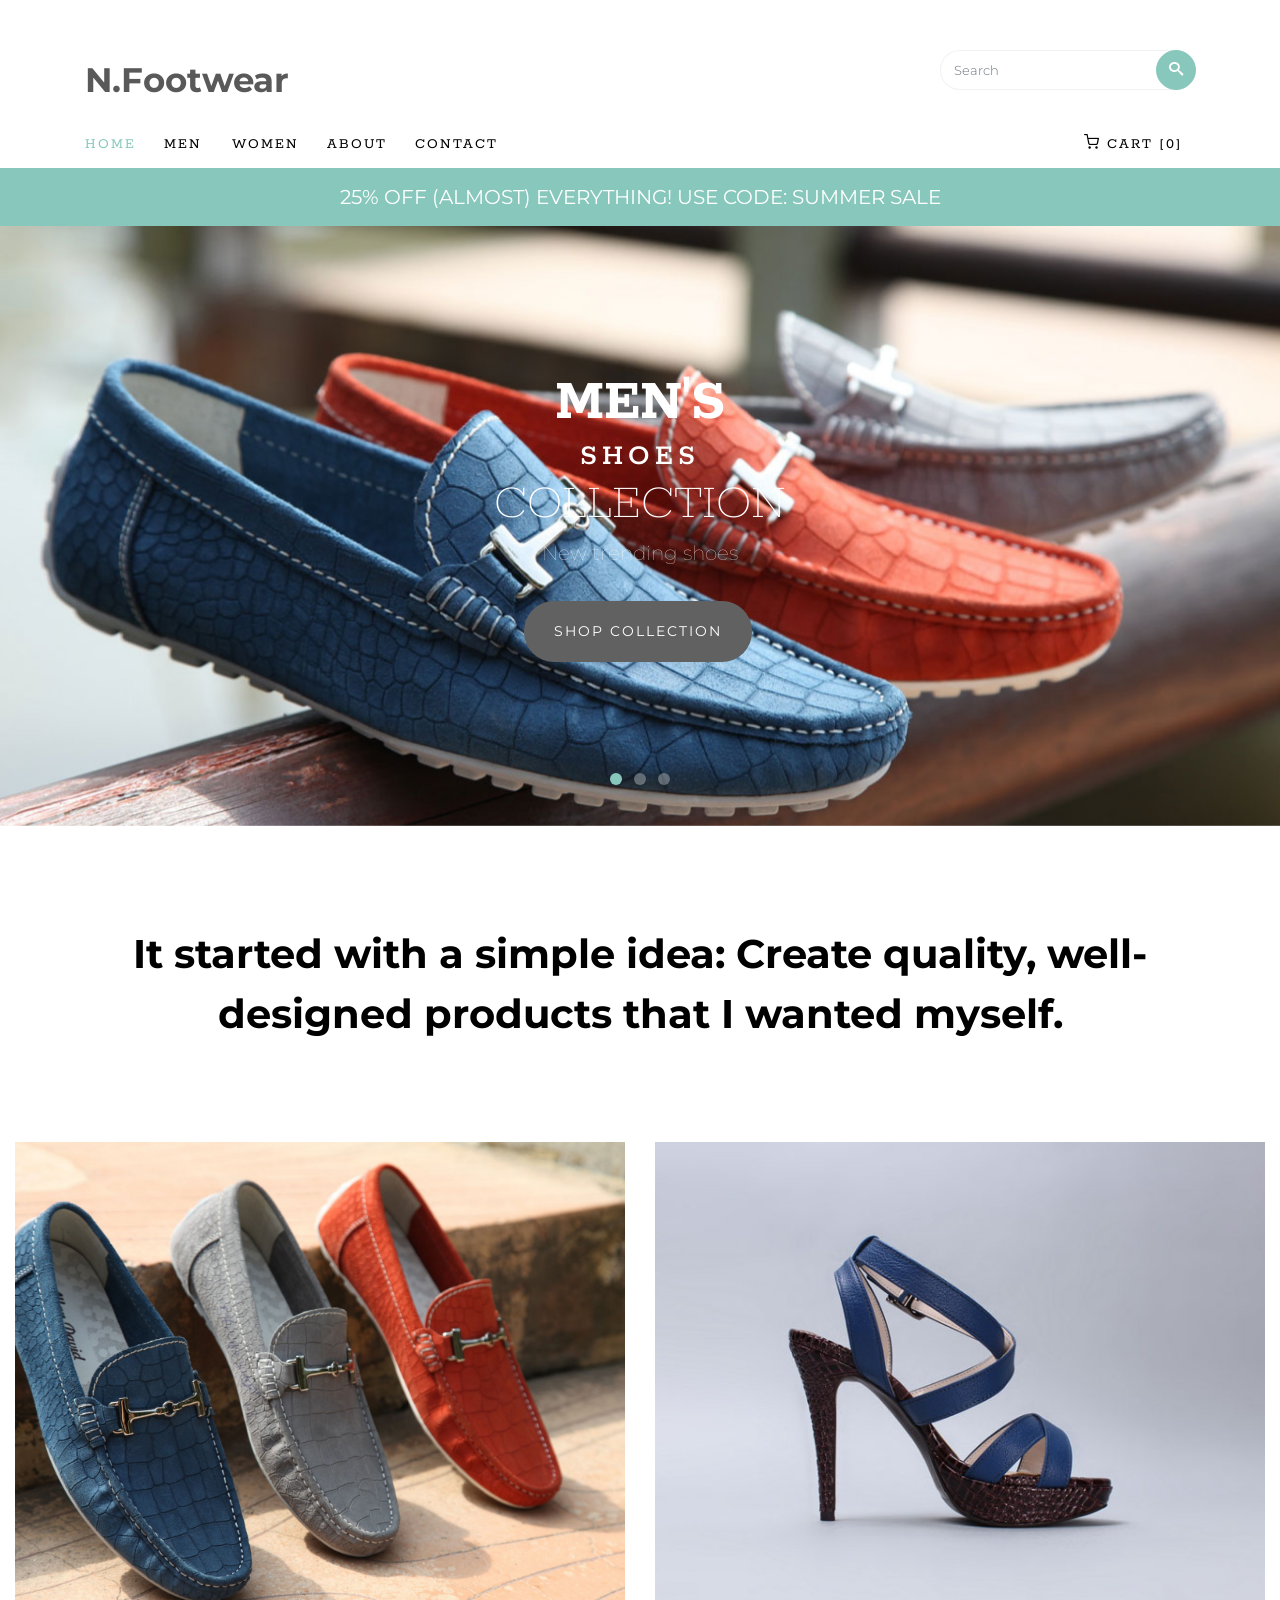
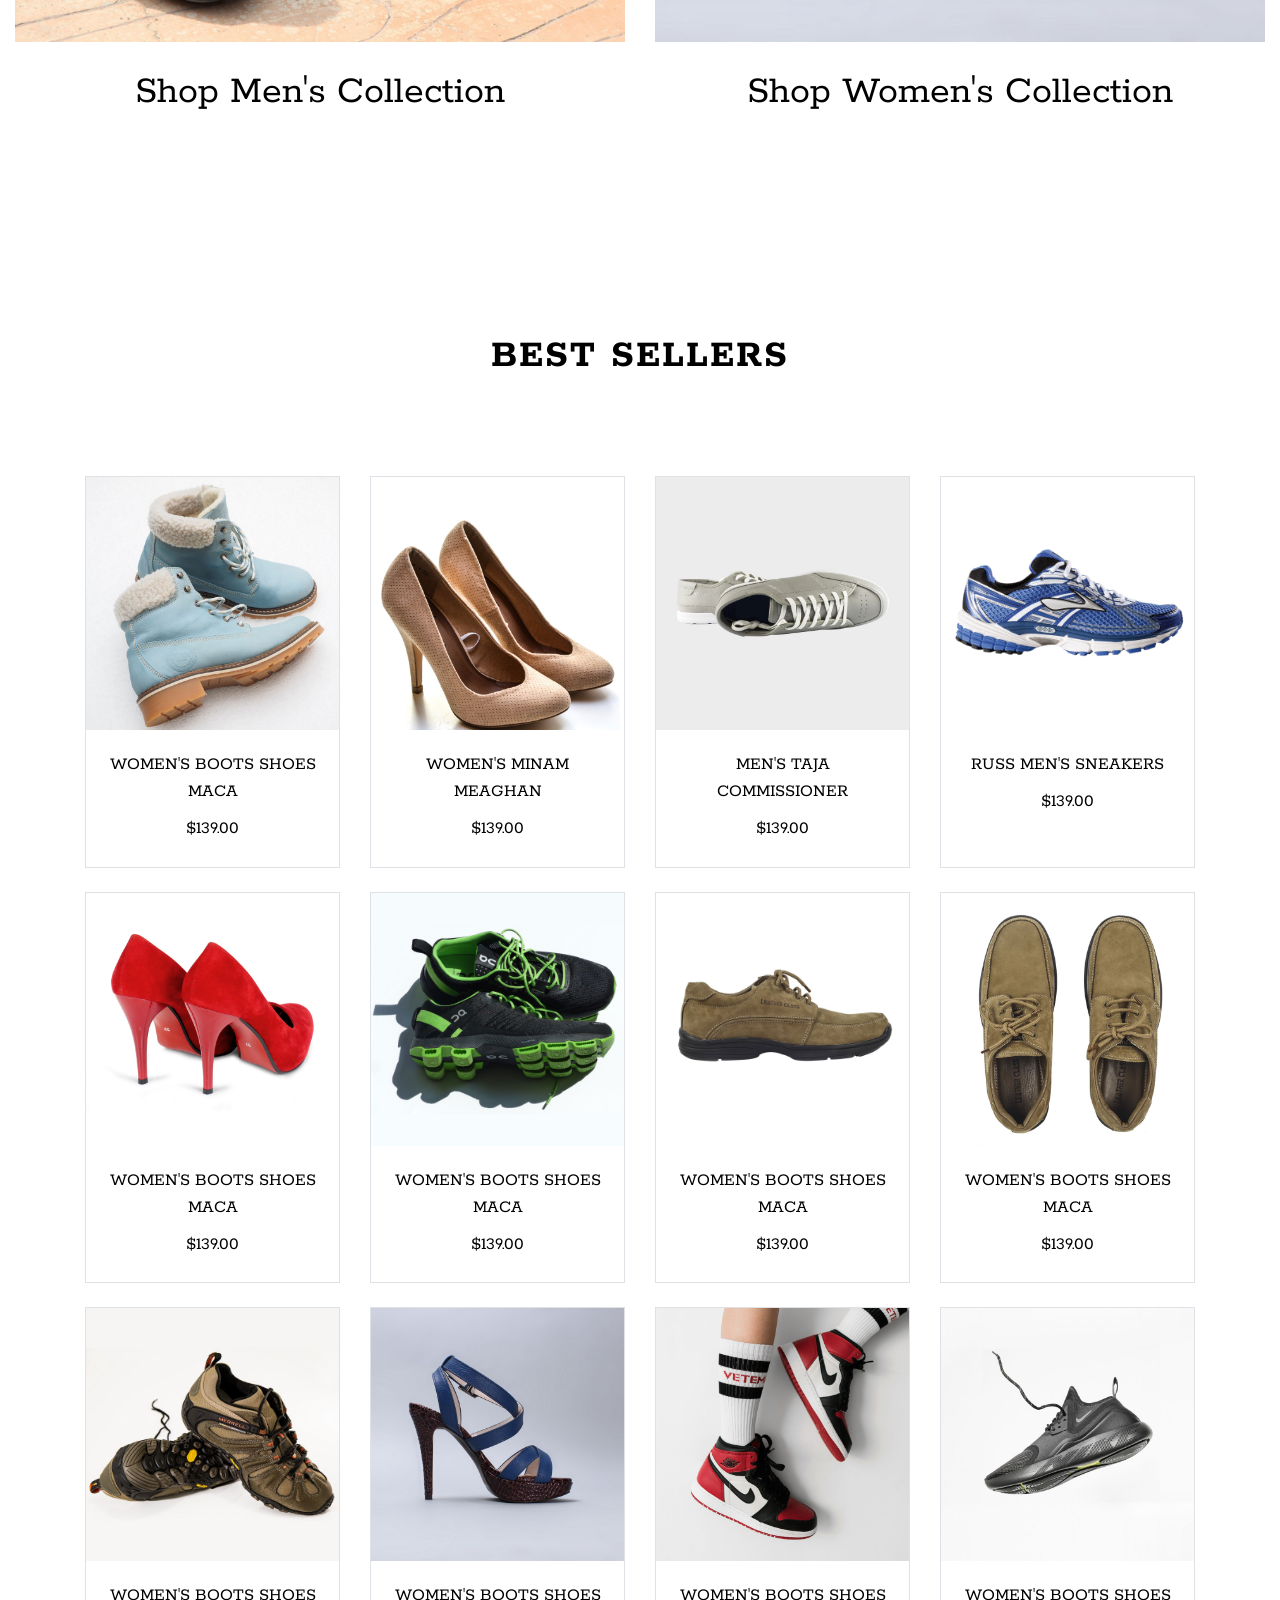
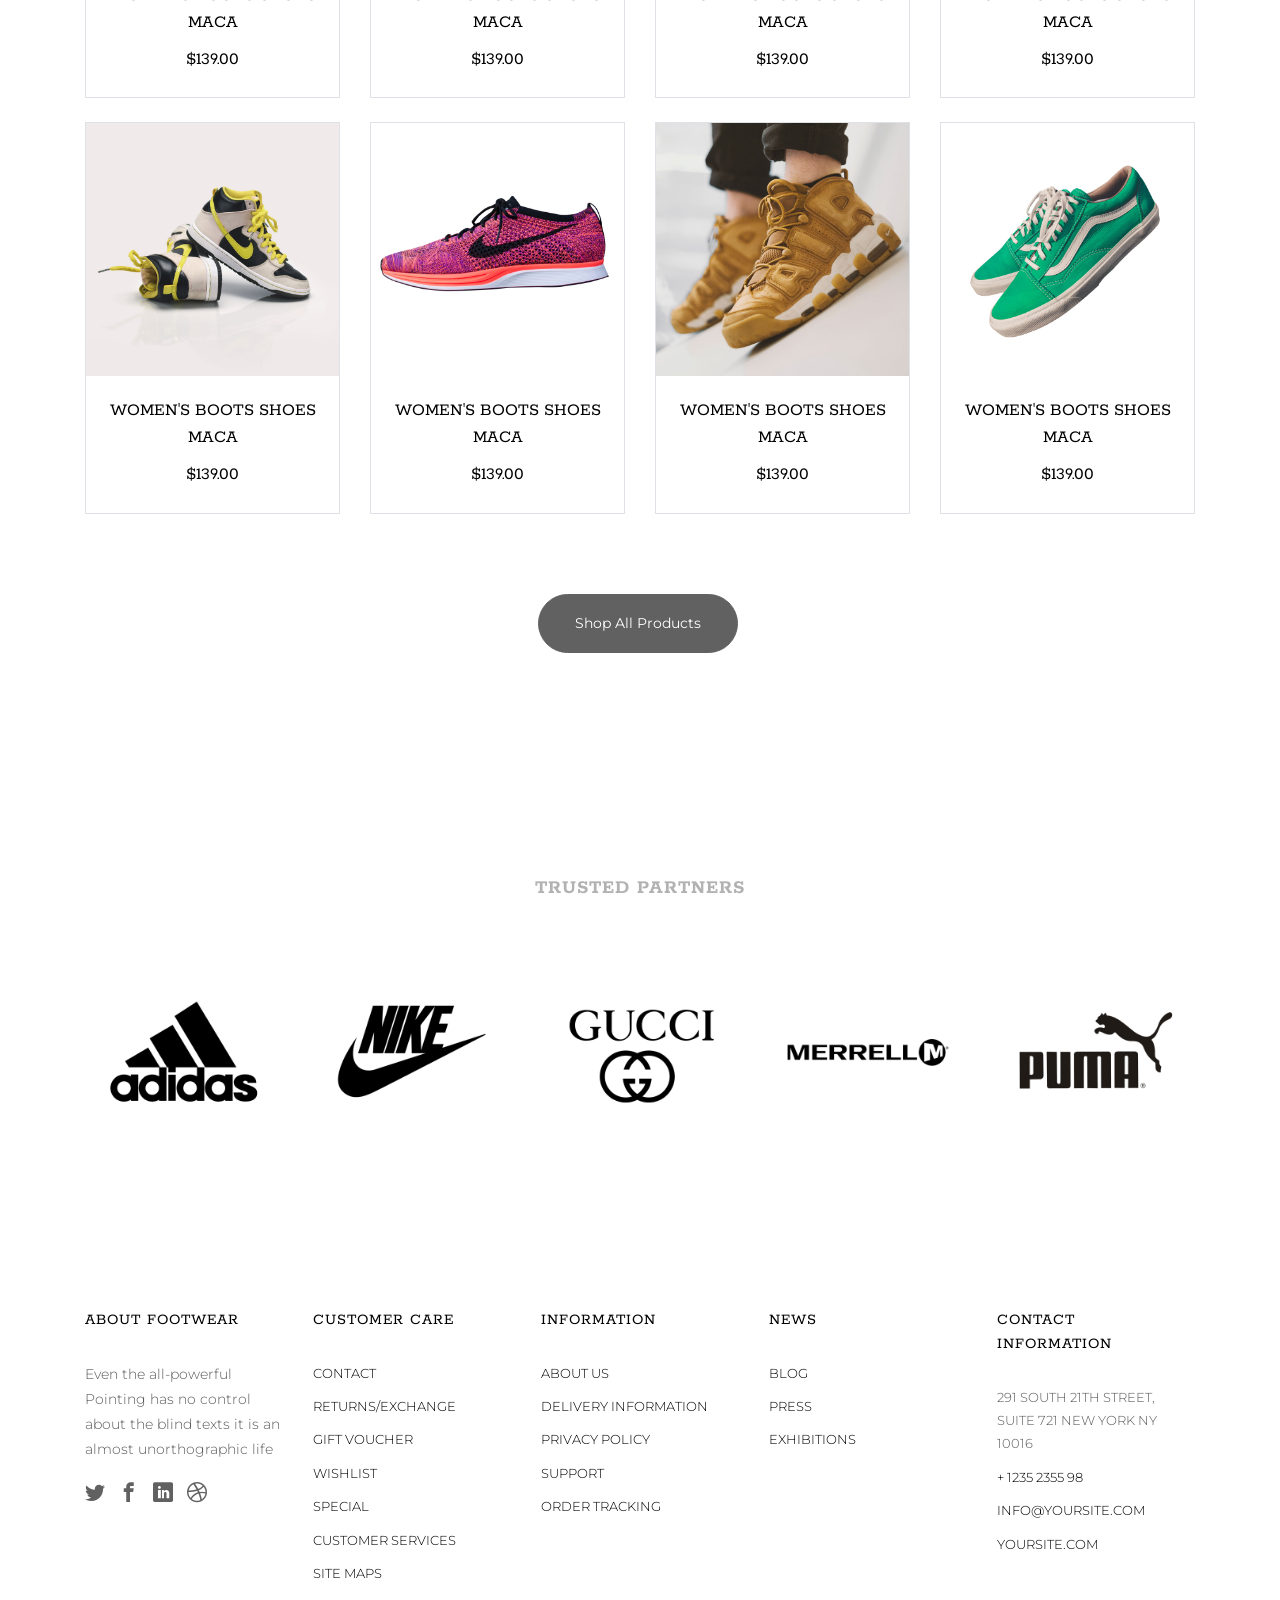
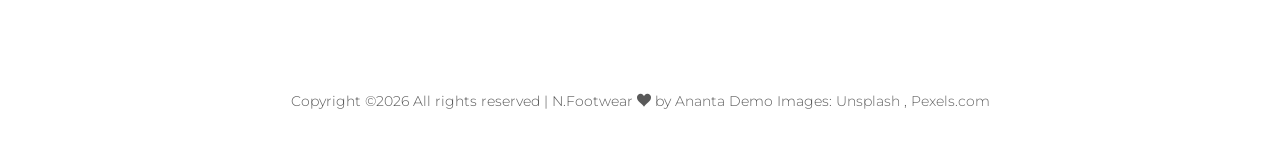
<file: index.html>
<!DOCTYPE HTML>
<html>
	<head>
	<title>Next Footwear</title>
   <meta charset="utf-8">
   <meta name="viewport" content="width=device-width, initial-scale=1, shrink-to-fit=no">

	<link href="https://fonts.googleapis.com/css?family=Montserrat:300,400,500,600,700" rel="stylesheet">
	<link href="https://fonts.googleapis.com/css?family=Rokkitt:100,300,400,700" rel="stylesheet">
	
	<!-- Animate.css -->
	<link rel="stylesheet" href="css/animate.css">
	<!-- Icomoon Icon Fonts-->
	<link rel="stylesheet" href="css/icomoon.css">
	<!-- Ion Icon Fonts-->
	<link rel="stylesheet" href="css/ionicons.min.css">
	<!-- Bootstrap  -->
	<link rel="stylesheet" href="css/bootstrap.min.css">

	<!-- Magnific Popup -->
	<link rel="stylesheet" href="css/magnific-popup.css">

	<!-- Flexslider  -->
	<link rel="stylesheet" href="css/flexslider.css">

	<!-- Owl Carousel -->
	<link rel="stylesheet" href="css/owl.carousel.min.css">
	<link rel="stylesheet" href="css/owl.theme.default.min.css">
	
	<!-- Date Picker -->
	<link rel="stylesheet" href="css/bootstrap-datepicker.css">
	<!-- Flaticons  -->
	<link rel="stylesheet" href="fonts/flaticon/font/flaticon.css">

	<!-- Theme style  -->
	<link rel="stylesheet" href="css/style.css">

	</head>
	<body>
		
	<div class="colorlib-loader"></div>

	<div id="page">
		<nav class="colorlib-nav" role="navigation">
			<div class="top-menu">
				<div class="container">
					<div class="row">
						<div class="col-sm-7 col-md-9">
							<div id="colorlib-logo"><a href="index.html">N.Footwear</a></div>
						</div>
						<div class="col-sm-5 col-md-3">
			            <form action="#" class="search-wrap">
			               <div class="form-group">
			                  <input type="search" class="form-control search" placeholder="Search">
			                  <button class="btn btn-primary submit-search text-center" type="submit"><i class="icon-search"></i></button>
			               </div>
			            </form>
			         </div>
		         </div>
					<div class="row">
						<div class="col-sm-12 text-left menu-1">
							<ul>
								<li class="active"><a href="index.html">Home</a></li>
								<li class="has-dropdown">
									<a href="men.html">Men</a>
									<ul class="dropdown">
										<li><a href="product-detail.html">Product Detail</a></li>
										<li><a href="cart.html">Shopping Cart</a></li>
										<li><a href="checkout.html">Checkout</a></li>
										<li><a href="order-complete.html">Order Complete</a></li>
										<li><a href="add-to-wishlist.html">Wishlist</a></li>
									</ul>
								</li>
								<li><a href="women.html">Women</a></li>
								<li><a href="about.html">About</a></li>
								<li><a href="contact.html">Contact</a></li>
								<li class="cart"><a href="cart.html"><i class="icon-shopping-cart"></i> Cart [0]</a></li>
							</ul>
						</div>
					</div>
				</div>
			</div>
			<div class="sale">
				<div class="container">
					<div class="row">
						<div class="col-sm-8 offset-sm-2 text-center">
							<div class="row">
								<div class="owl-carousel2">
									<div class="item">
										<div class="col">
											<h3><a href="#">25% off (Almost) Everything! Use Code: Summer Sale</a></h3>
										</div>
									</div>
									<div class="item">
										<div class="col">
											<h3><a href="#">Our biggest sale yet 50% off all summer shoes</a></h3>
										</div>
									</div>
								</div>
							</div>
						</div>
					</div>
				</div>
			</div>
		</nav>
		<aside id="colorlib-hero">
			<div class="flexslider">
				<ul class="slides">
			   	<li style="background-image: url(images/img_bg_1.jpg);">
			   		<div class="overlay"></div>
			   		<div class="container-fluid">
			   			<div class="row">
				   			<div class="col-sm-6 offset-sm-3 text-center slider-text">
				   				<div class="slider-text-inner">
				   					<div class="desc">
					   					<h1 class="head-1">Men's</h1>
					   					<h2 class="head-2">Shoes</h2>
					   					<h2 class="head-3">Collection</h2>
					   					<p class="category"><span>New trending shoes</span></p>
					   					<p><a href="#" class="btn btn-primary">Shop Collection</a></p>
				   					</div>
				   				</div>
				   			</div>
				   		</div>
			   		</div>
			   	</li>
			   	<li style="background-image: url(images/img_bg_2.jpg);">
			   		<div class="overlay"></div>
			   		<div class="container-fluid">
			   			<div class="row">
				   			<div class="col-sm-6 offset-sm-3 text-center slider-text">
				   				<div class="slider-text-inner">
				   					<div class="desc">
					   					<h1 class="head-1">Huge</h1>
					   					<h2 class="head-2">Sale</h2>
					   					<h2 class="head-3"><strong class="font-weight-bold">50%</strong> Off</h2>
					   					<p class="category"><span>Big sale sandals</span></p>
					   					<p><a href="#" class="btn btn-primary">Shop Collection</a></p>
				   					</div>
				   				</div>
				   			</div>
				   		</div>
			   		</div>
			   	</li>
			   	<li style="background-image: url(images/img_bg_3.jpg);">
			   		<div class="overlay"></div>
			   		<div class="container-fluid">
			   			<div class="row">
				   			<div class="col-sm-6 offset-sm-3 text-center slider-text">
				   				<div class="slider-text-inner">
				   					<div class="desc">
					   					<h1 class="head-1">New</h1>
					   					<h2 class="head-2">Arrival</h2>
					   					<h2 class="head-3">up to <strong class="font-weight-bold">30%</strong> off</h2>
					   					<p class="category"><span>New stylish shoes for men</span></p>
					   					<p><a href="#" class="btn btn-primary">Shop Collection</a></p>
				   					</div>
				   				</div>
				   			</div>
				   		</div>
			   		</div>
			   	</li>
			  	</ul>
		  	</div>
		</aside>
		<div class="colorlib-intro">
			<div class="container">
				<div class="row">
					<div class="col-sm-12 text-center">
						<h2 class="intro">It started with a simple idea: Create quality, well-designed products that I wanted myself.</h2>
					</div>
				</div>
			</div>
		</div>
		<div class="colorlib-product">
			<div class="container-fluid">
				<div class="row">
					<div class="col-sm-6 text-center">
						<div class="featured">
							<a href="#" class="featured-img" style="background-image: url(images/men.jpg);"></a>
							<div class="desc">
								<h2><a href="#">Shop Men's Collection</a></h2>
							</div>
						</div>
					</div>
					<div class="col-sm-6 text-center">
						<div class="featured">
							<a href="#" class="featured-img" style="background-image: url(images/women.jpg);"></a>
							<div class="desc">
								<h2><a href="#">Shop Women's Collection</a></h2>
							</div>
						</div>
					</div>
				</div>
			</div>
		</div>

		<div class="colorlib-product">
			<div class="container">
				<div class="row">
					<div class="col-sm-8 offset-sm-2 text-center colorlib-heading">
						<h2>Best Sellers</h2>
					</div>
				</div>
				<div class="row row-pb-md">
					<div class="col-lg-3 mb-4 text-center">
						<div class="product-entry border">
							<a href="#" class="prod-img">
								<img src="images/item-1.jpg" class="img-fluid" alt="Free html5 bootstrap 4 template">
							</a>
							<div class="desc">
								<h2><a href="#">Women's Boots Shoes Maca</a></h2>
								<span class="price">$139.00</span>
							</div>
						</div>
					</div>
					<div class="col-lg-3 mb-4 text-center">
						<div class="product-entry border">
							<a href="#" class="prod-img">
								<img src="images/item-2.jpg" class="img-fluid" alt="Free html5 bootstrap 4 template">
							</a>
							<div class="desc">
								<h2><a href="#">Women's Minam Meaghan</a></h2>
								<span class="price">$139.00</span>
							</div>
						</div>
					</div>
					<div class="col-lg-3 mb-4 text-center">
						<div class="product-entry border">
							<a href="#" class="prod-img">
								<img src="images/item-3.jpg" class="img-fluid" alt="Free html5 bootstrap 4 template">
							</a>
							<div class="desc">
								<h2><a href="#">Men's Taja Commissioner</a></h2>
								<span class="price">$139.00</span>
							</div>
						</div>
					</div>
					<div class="col-lg-3 mb-4 text-center">
						<div class="product-entry border">
							<a href="#" class="prod-img">
								<img src="images/item-4.jpg" class="img-fluid" alt="Free html5 bootstrap 4 template">
							</a>
							<div class="desc">
								<h2><a href="#">Russ Men's Sneakers</a></h2>
								<span class="price">$139.00</span>
							</div>
						</div>
					</div>
					<div class="w-100"></div>
					<div class="col-lg-3 mb-4 text-center">
						<div class="product-entry border">
							<a href="#" class="prod-img">
								<img src="images/item-5.jpg" class="img-fluid" alt="Free html5 bootstrap 4 template">
							</a>
							<div class="desc">
								<h2><a href="#">Women's Boots Shoes Maca</a></h2>
								<span class="price">$139.00</span>
							</div>
						</div>
					</div>
					<div class="col-lg-3 mb-4 text-center">
						<div class="product-entry border">
							<a href="#" class="prod-img">
								<img src="images/item-6.jpg" class="img-fluid" alt="Free html5 bootstrap 4 template">
							</a>
							<div class="desc">
								<h2><a href="#">Women's Boots Shoes Maca</a></h2>
								<span class="price">$139.00</span>
							</div>
						</div>
					</div>
					<div class="col-lg-3 mb-4 text-center">
						<div class="product-entry border">
							<a href="#" class="prod-img">
								<img src="images/item-7.jpg" class="img-fluid" alt="Free html5 bootstrap 4 template">
							</a>
							<div class="desc">
								<h2><a href="#">Women's Boots Shoes Maca</a></h2>
								<span class="price">$139.00</span>
							</div>
						</div>
					</div>
					<div class="col-lg-3 mb-4 text-center">
						<div class="product-entry border">
							<a href="#" class="prod-img">
								<img src="images/item-8.jpg" class="img-fluid" alt="Free html5 bootstrap 4 template">
							</a>
							<div class="desc">
								<h2><a href="#">Women's Boots Shoes Maca</a></h2>
								<span class="price">$139.00</span>
							</div>
						</div>
					</div>
					<div class="w-100"></div>
					<div class="col-lg-3 mb-4 text-center">
						<div class="product-entry border">
							<a href="#" class="prod-img">
								<img src="images/item-9.jpg" class="img-fluid" alt="Free html5 bootstrap 4 template">
							</a>
							<div class="desc">
								<h2><a href="#">Women's Boots Shoes Maca</a></h2>
								<span class="price">$139.00</span>
							</div>
						</div>
					</div>
					<div class="col-lg-3 mb-4 text-center">
						<div class="product-entry border">
							<a href="#" class="prod-img">
								<img src="images/item-10.jpg" class="img-fluid" alt="Free html5 bootstrap 4 template">
							</a>
							<div class="desc">
								<h2><a href="#">Women's Boots Shoes Maca</a></h2>
								<span class="price">$139.00</span>
							</div>
						</div>
					</div>
					<div class="col-lg-3 mb-4 text-center">
						<div class="product-entry border">
							<a href="#" class="prod-img">
								<img src="images/item-11.jpg" class="img-fluid" alt="Free html5 bootstrap 4 template">
							</a>
							<div class="desc">
								<h2><a href="#">Women's Boots Shoes Maca</a></h2>
								<span class="price">$139.00</span>
							</div>
						</div>
					</div>
					<div class="col-lg-3 mb-4 text-center">
						<div class="product-entry border">
							<a href="#" class="prod-img">
								<img src="images/item-12.jpg" class="img-fluid" alt="Free html5 bootstrap 4 template">
							</a>
							<div class="desc">
								<h2><a href="#">Women's Boots Shoes Maca</a></h2>
								<span class="price">$139.00</span>
							</div>
						</div>
					</div>
					<div class="w-100"></div>
					<div class="col-lg-3 mb-4 text-center">
						<div class="product-entry border">
							<a href="#" class="prod-img">
								<img src="images/item-13.jpg" class="img-fluid" alt="Free html5 bootstrap 4 template">
							</a>
							<div class="desc">
								<h2><a href="#">Women's Boots Shoes Maca</a></h2>
								<span class="price">$139.00</span>
							</div>
						</div>
					</div>
					<div class="col-lg-3 mb-4 text-center">
						<div class="product-entry border">
							<a href="#" class="prod-img">
								<img src="images/item-14.jpg" class="img-fluid" alt="Free html5 bootstrap 4 template">
							</a>
							<div class="desc">
								<h2><a href="#">Women's Boots Shoes Maca</a></h2>
								<span class="price">$139.00</span>
							</div>
						</div>
					</div>
					<div class="col-lg-3 mb-4 text-center">
						<div class="product-entry border">
							<a href="#" class="prod-img">
								<img src="images/item-15.jpg" class="img-fluid" alt="Free html5 bootstrap 4 template">
							</a>
							<div class="desc">
								<h2><a href="#">Women's Boots Shoes Maca</a></h2>
								<span class="price">$139.00</span>
							</div>
						</div>
					</div>
					<div class="col-lg-3 mb-4 text-center">
						<div class="product-entry border">
							<a href="#" class="prod-img">
								<img src="images/item-16.jpg" class="img-fluid" alt="Free html5 bootstrap 4 template">
							</a>
							<div class="desc">
								<h2><a href="#">Women's Boots Shoes Maca</a></h2>
								<span class="price">$139.00</span>
							</div>
						</div>
					</div>
				</div>
				<div class="row">
					<div class="col-md-12 text-center">
						<p><a href="#" class="btn btn-primary btn-lg">Shop All Products</a></p>
					</div>
				</div>
			</div>
		</div>

		<div class="colorlib-partner">
			<div class="container">
				<div class="row">
					<div class="col-sm-8 offset-sm-2 text-center colorlib-heading colorlib-heading-sm">
						<h2>Trusted Partners</h2>
					</div>
				</div>
				<div class="row">
					<div class="col partner-col text-center">
						<img src="images/brand-1.jpg" class="img-fluid" alt="Free html4 bootstrap 4 template">
					</div>
					<div class="col partner-col text-center">
						<img src="images/brand-2.jpg" class="img-fluid" alt="Free html4 bootstrap 4 template">
					</div>
					<div class="col partner-col text-center">
						<img src="images/brand-3.jpg" class="img-fluid" alt="Free html4 bootstrap 4 template">
					</div>
					<div class="col partner-col text-center">
						<img src="images/brand-4.jpg" class="img-fluid" alt="Free html4 bootstrap 4 template">
					</div>
					<div class="col partner-col text-center">
						<img src="images/brand-5.jpg" class="img-fluid" alt="Free html4 bootstrap 4 template">
					</div>
				</div>
			</div>
		</div>

		<footer id="colorlib-footer" role="contentinfo">
			<div class="container">
				<div class="row row-pb-md">
					<div class="col footer-col colorlib-widget">
						<h4>About Footwear</h4>
						<p>Even the all-powerful Pointing has no control about the blind texts it is an almost unorthographic life</p>
						<p>
							<ul class="colorlib-social-icons">
								<li><a href="#"><i class="icon-twitter"></i></a></li>
								<li><a href="#"><i class="icon-facebook"></i></a></li>
								<li><a href="#"><i class="icon-linkedin"></i></a></li>
								<li><a href="#"><i class="icon-dribbble"></i></a></li>
							</ul>
						</p>
					</div>
					<div class="col footer-col colorlib-widget">
						<h4>Customer Care</h4>
						<p>
							<ul class="colorlib-footer-links">
								<li><a href="#">Contact</a></li>
								<li><a href="#">Returns/Exchange</a></li>
								<li><a href="#">Gift Voucher</a></li>
								<li><a href="#">Wishlist</a></li>
								<li><a href="#">Special</a></li>
								<li><a href="#">Customer Services</a></li>
								<li><a href="#">Site maps</a></li>
							</ul>
						</p>
					</div>
					<div class="col footer-col colorlib-widget">
						<h4>Information</h4>
						<p>
							<ul class="colorlib-footer-links">
								<li><a href="#">About us</a></li>
								<li><a href="#">Delivery Information</a></li>
								<li><a href="#">Privacy Policy</a></li>
								<li><a href="#">Support</a></li>
								<li><a href="#">Order Tracking</a></li>
							</ul>
						</p>
					</div>

					<div class="col footer-col">
						<h4>News</h4>
						<ul class="colorlib-footer-links">
							<li><a href="blog.html">Blog</a></li>
							<li><a href="#">Press</a></li>
							<li><a href="#">Exhibitions</a></li>
						</ul>
					</div>

					<div class="col footer-col">
						<h4>Contact Information</h4>
						<ul class="colorlib-footer-links">
							<li>291 South 21th Street, <br> Suite 721 New York NY 10016</li>
							<li><a href="tel://1234567920">+ 1235 2355 98</a></li>
							<li><a href="mailto:info@yoursite.com">info@yoursite.com</a></li>
							<li><a href="#">yoursite.com</a></li>
						</ul>
					</div>
				</div>
			</div>
			<div class="copy">
				<div class="row">
					<div class="col-sm-12 text-center">
						<p>
							<span>
Copyright &copy;<script>document.write(new Date().getFullYear());</script> All rights reserved | N.Footwear <i class="icon-heart" aria-hidden="true"></i> by <a href="https://colorlib.com" target="_blank">Ananta</a>
</span> 
							<span class="block">Demo Images: <a href="http://unsplash.co/" target="_blank">Unsplash</a> , <a href="http://pexels.com/" target="_blank">Pexels.com</a></span>
						</p>
					</div>
				</div>
			</div>
		</footer>
	</div>

	<div class="gototop js-top">
		<a href="#" class="js-gotop"><i class="ion-ios-arrow-up"></i></a>
	</div>
	
	<!-- jQuery -->
	<script src="js/jquery.min.js"></script>
   <!-- popper -->
   <script src="js/popper.min.js"></script>
   <!-- bootstrap 4.1 -->
   <script src="js/bootstrap.min.js"></script>
   <!-- jQuery easing -->
   <script src="js/jquery.easing.1.3.js"></script>
	<!-- Waypoints -->
	<script src="js/jquery.waypoints.min.js"></script>
	<!-- Flexslider -->
	<script src="js/jquery.flexslider-min.js"></script>
	<!-- Owl carousel -->
	<script src="js/owl.carousel.min.js"></script>
	<!-- Magnific Popup -->
	<script src="js/jquery.magnific-popup.min.js"></script>
	<script src="js/magnific-popup-options.js"></script>
	<!-- Date Picker -->
	<script src="js/bootstrap-datepicker.js"></script>
	<!-- Stellar Parallax -->
	<script src="js/jquery.stellar.min.js"></script>
	<!-- Main -->
	<script src="js/main.js"></script>

	</body>
</html>
</file>
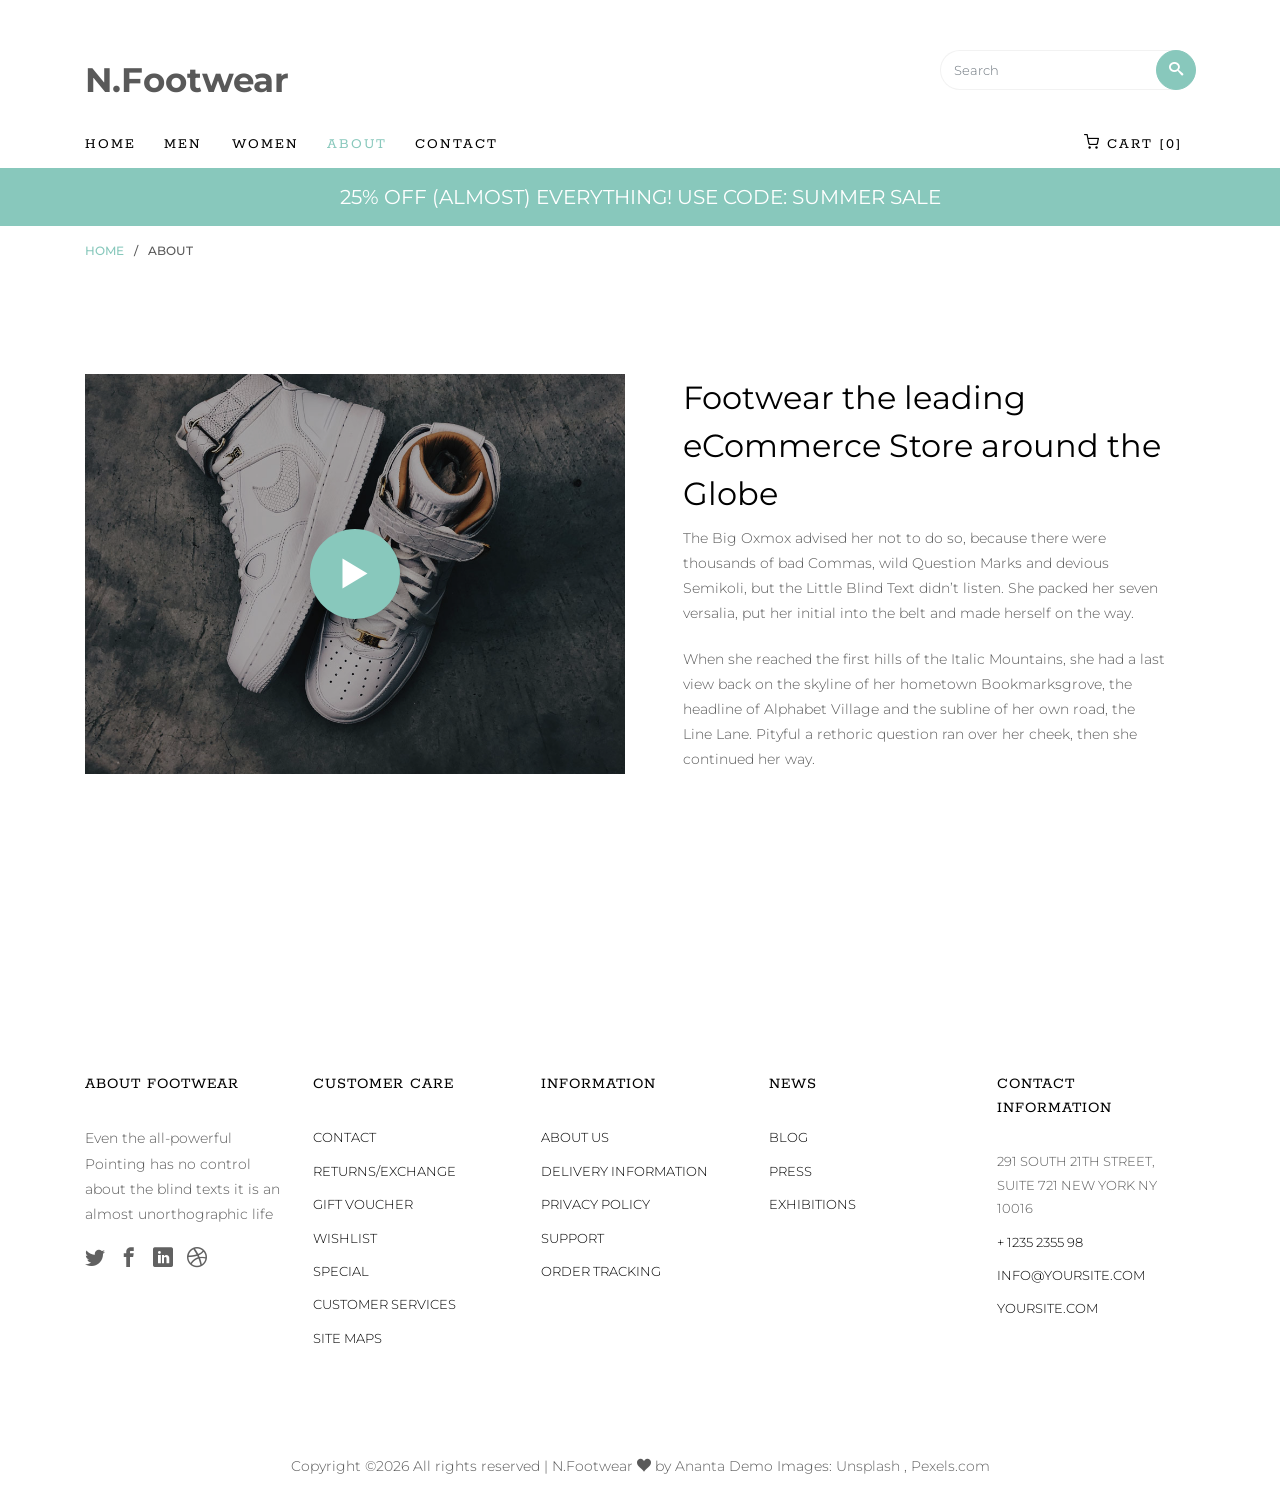
<file: about.html>
<!DOCTYPE HTML>
<html>
	<head>
	<title>Next Footwear</title>
   <meta charset="utf-8">
   <meta name="viewport" content="width=device-width, initial-scale=1, shrink-to-fit=no">

	<link href="https://fonts.googleapis.com/css?family=Montserrat:300,400,500,600,700" rel="stylesheet">
	<link href="https://fonts.googleapis.com/css?family=Rokkitt:100,300,400,700" rel="stylesheet">
	
	<!-- Animate.css -->
	<link rel="stylesheet" href="css/animate.css">
	<!-- Icomoon Icon Fonts-->
	<link rel="stylesheet" href="css/icomoon.css">
	<!-- Ion Icon Fonts-->
	<link rel="stylesheet" href="css/ionicons.min.css">
	<!-- Bootstrap  -->
	<link rel="stylesheet" href="css/bootstrap.min.css">

	<!-- Magnific Popup -->
	<link rel="stylesheet" href="css/magnific-popup.css">

	<!-- Flexslider  -->
	<link rel="stylesheet" href="css/flexslider.css">

	<!-- Owl Carousel -->
	<link rel="stylesheet" href="css/owl.carousel.min.css">
	<link rel="stylesheet" href="css/owl.theme.default.min.css">
	
	<!-- Date Picker -->
	<link rel="stylesheet" href="css/bootstrap-datepicker.css">
	<!-- Flaticons  -->
	<link rel="stylesheet" href="fonts/flaticon/font/flaticon.css">

	<!-- Theme style  -->
	<link rel="stylesheet" href="css/style.css">

	</head>
	<body>
		
	<div class="colorlib-loader"></div>

	<div id="page">
		<nav class="colorlib-nav" role="navigation">
			<div class="top-menu">
				<div class="container">
					<div class="row">
						<div class="col-sm-7 col-md-9">
							<div id="colorlib-logo"><a href="index.html">N.Footwear</a></div>
						</div>
						<div class="col-sm-5 col-md-3">
			            <form action="#" class="search-wrap">
			               <div class="form-group">
			                  <input type="search" class="form-control search" placeholder="Search">
			                  <button class="btn btn-primary submit-search text-center" type="submit"><i class="icon-search"></i></button>
			               </div>
			            </form>
			         </div>
		         </div>
					<div class="row">
						<div class="col-sm-12 text-left menu-1">
							<ul>
								<li><a href="index.html">Home</a></li>
								<li class="has-dropdown">
									<a href="men.html">Men</a>
									<ul class="dropdown">
										<li><a href="product-detail.html">Product Detail</a></li>
										<li><a href="cart.html">Shopping Cart</a></li>
										<li><a href="checkout.html">Checkout</a></li>
										<li><a href="order-complete.html">Order Complete</a></li>
										<li><a href="add-to-wishlist.html">Wishlist</a></li>
									</ul>
								</li>
								<li><a href="women.html">Women</a></li>
								<li class="active"><a href="about.html">About</a></li>
								<li><a href="contact.html">Contact</a></li>
								<li class="cart"><a href="cart.html"><i class="icon-shopping-cart"></i> Cart [0]</a></li>
							</ul>
						</div>
					</div>
				</div>
			</div>
			<div class="sale">
				<div class="container">
					<div class="row">
						<div class="col-sm-8 offset-sm-2 text-center">
							<div class="row">
								<div class="owl-carousel2">
									<div class="item">
										<div class="col">
											<h3><a href="#">25% off (Almost) Everything! Use Code: Summer Sale</a></h3>
										</div>
									</div>
									<div class="item">
										<div class="col">
											<h3><a href="#">Our biggest sale yet 50% off all summer shoes</a></h3>
										</div>
									</div>
								</div>
							</div>
						</div>
					</div>
				</div>
			</div>
		</nav>

		<div class="breadcrumbs">
			<div class="container">
				<div class="row">
					<div class="col">
						<p class="bread"><span><a href="index.html">Home</a></span> / <span>About</span></p>
					</div>
				</div>
			</div>
		</div>


		<div class="colorlib-about">
			<div class="container">
				<div class="row row-pb-lg">
					<div class="col-sm-6 mb-3">
						<div class="video colorlib-video" style="background-image: url(images/about.jpg);">
							<a href="https://vimeo.com/channels/staffpicks/93951774" class="popup-vimeo"><i class="icon-play3"></i></a>
							<div class="overlay"></div>
						</div>
					</div>
					<div class="col-sm-6">
						<div class="about-wrap">
							<h2>Footwear the leading eCommerce Store around the Globe</h2>
							<p>The Big Oxmox advised her not to do so, because there were thousands of bad Commas, wild Question Marks and devious Semikoli, but the Little Blind Text didn’t listen. She packed her seven versalia, put her initial into the belt and made herself on the way.</p>
							<p>When she reached the first hills of the Italic Mountains, she had a last view back on the skyline of her hometown Bookmarksgrove, the headline of Alphabet Village and the subline of her own road, the Line Lane. Pityful a rethoric question ran over her cheek, then she continued her way.</p>
						</div>
					</div>
				</div>
			</div>
		</div>

		<footer id="colorlib-footer" role="contentinfo">
			<div class="container">
				<div class="row row-pb-md">
					<div class="col footer-col colorlib-widget">
						<h4>About Footwear</h4>
						<p>Even the all-powerful Pointing has no control about the blind texts it is an almost unorthographic life</p>
						<p>
							<ul class="colorlib-social-icons">
								<li><a href="#"><i class="icon-twitter"></i></a></li>
								<li><a href="#"><i class="icon-facebook"></i></a></li>
								<li><a href="#"><i class="icon-linkedin"></i></a></li>
								<li><a href="#"><i class="icon-dribbble"></i></a></li>
							</ul>
						</p>
					</div>
					<div class="col footer-col colorlib-widget">
						<h4>Customer Care</h4>
						<p>
							<ul class="colorlib-footer-links">
								<li><a href="#">Contact</a></li>
								<li><a href="#">Returns/Exchange</a></li>
								<li><a href="#">Gift Voucher</a></li>
								<li><a href="#">Wishlist</a></li>
								<li><a href="#">Special</a></li>
								<li><a href="#">Customer Services</a></li>
								<li><a href="#">Site maps</a></li>
							</ul>
						</p>
					</div>
					<div class="col footer-col colorlib-widget">
						<h4>Information</h4>
						<p>
							<ul class="colorlib-footer-links">
								<li><a href="#">About us</a></li>
								<li><a href="#">Delivery Information</a></li>
								<li><a href="#">Privacy Policy</a></li>
								<li><a href="#">Support</a></li>
								<li><a href="#">Order Tracking</a></li>
							</ul>
						</p>
					</div>

					<div class="col footer-col">
						<h4>News</h4>
						<ul class="colorlib-footer-links">
							<li><a href="blog.html">Blog</a></li>
							<li><a href="#">Press</a></li>
							<li><a href="#">Exhibitions</a></li>
						</ul>
					</div>

					<div class="col footer-col">
						<h4>Contact Information</h4>
						<ul class="colorlib-footer-links">
							<li>291 South 21th Street, <br> Suite 721 New York NY 10016</li>
							<li><a href="tel://1234567920">+ 1235 2355 98</a></li>
							<li><a href="mailto:info@yoursite.com">info@yoursite.com</a></li>
							<li><a href="#">yoursite.com</a></li>
						</ul>
					</div>
				</div>
			</div>
			<div class="copy">
				<div class="row">
					<div class="col-sm-12 text-center">
						<p>
							<span>
Copyright &copy;<script>document.write(new Date().getFullYear());</script> All rights reserved | N.Footwear <i class="icon-heart" aria-hidden="true"></i> by <a href="https://colorlib.com" target="_blank">Ananta</a>
							</span> 
							<span class="block">Demo Images: <a href="http://unsplash.co/" target="_blank">Unsplash</a> , <a href="http://pexels.com/" target="_blank">Pexels.com</a></span>
						</p>
					</div>
				</div>
			</div>
		</footer>
	</div>

	<div class="gototop js-top">
		<a href="#" class="js-gotop"><i class="ion-ios-arrow-up"></i></a>
	</div>
	
	<!-- jQuery -->
	<script src="js/jquery.min.js"></script>
   <!-- popper -->
   <script src="js/popper.min.js"></script>
   <!-- bootstrap 4.1 -->
   <script src="js/bootstrap.min.js"></script>
   <!-- jQuery easing -->
   <script src="js/jquery.easing.1.3.js"></script>
	<!-- Waypoints -->
	<script src="js/jquery.waypoints.min.js"></script>
	<!-- Flexslider -->
	<script src="js/jquery.flexslider-min.js"></script>
	<!-- Owl carousel -->
	<script src="js/owl.carousel.min.js"></script>
	<!-- Magnific Popup -->
	<script src="js/jquery.magnific-popup.min.js"></script>
	<script src="js/magnific-popup-options.js"></script>
	<!-- Date Picker -->
	<script src="js/bootstrap-datepicker.js"></script>
	<!-- Stellar Parallax -->
	<script src="js/jquery.stellar.min.js"></script>
	<!-- Main -->
	<script src="js/main.js"></script>

	</body>
</html>
</file>
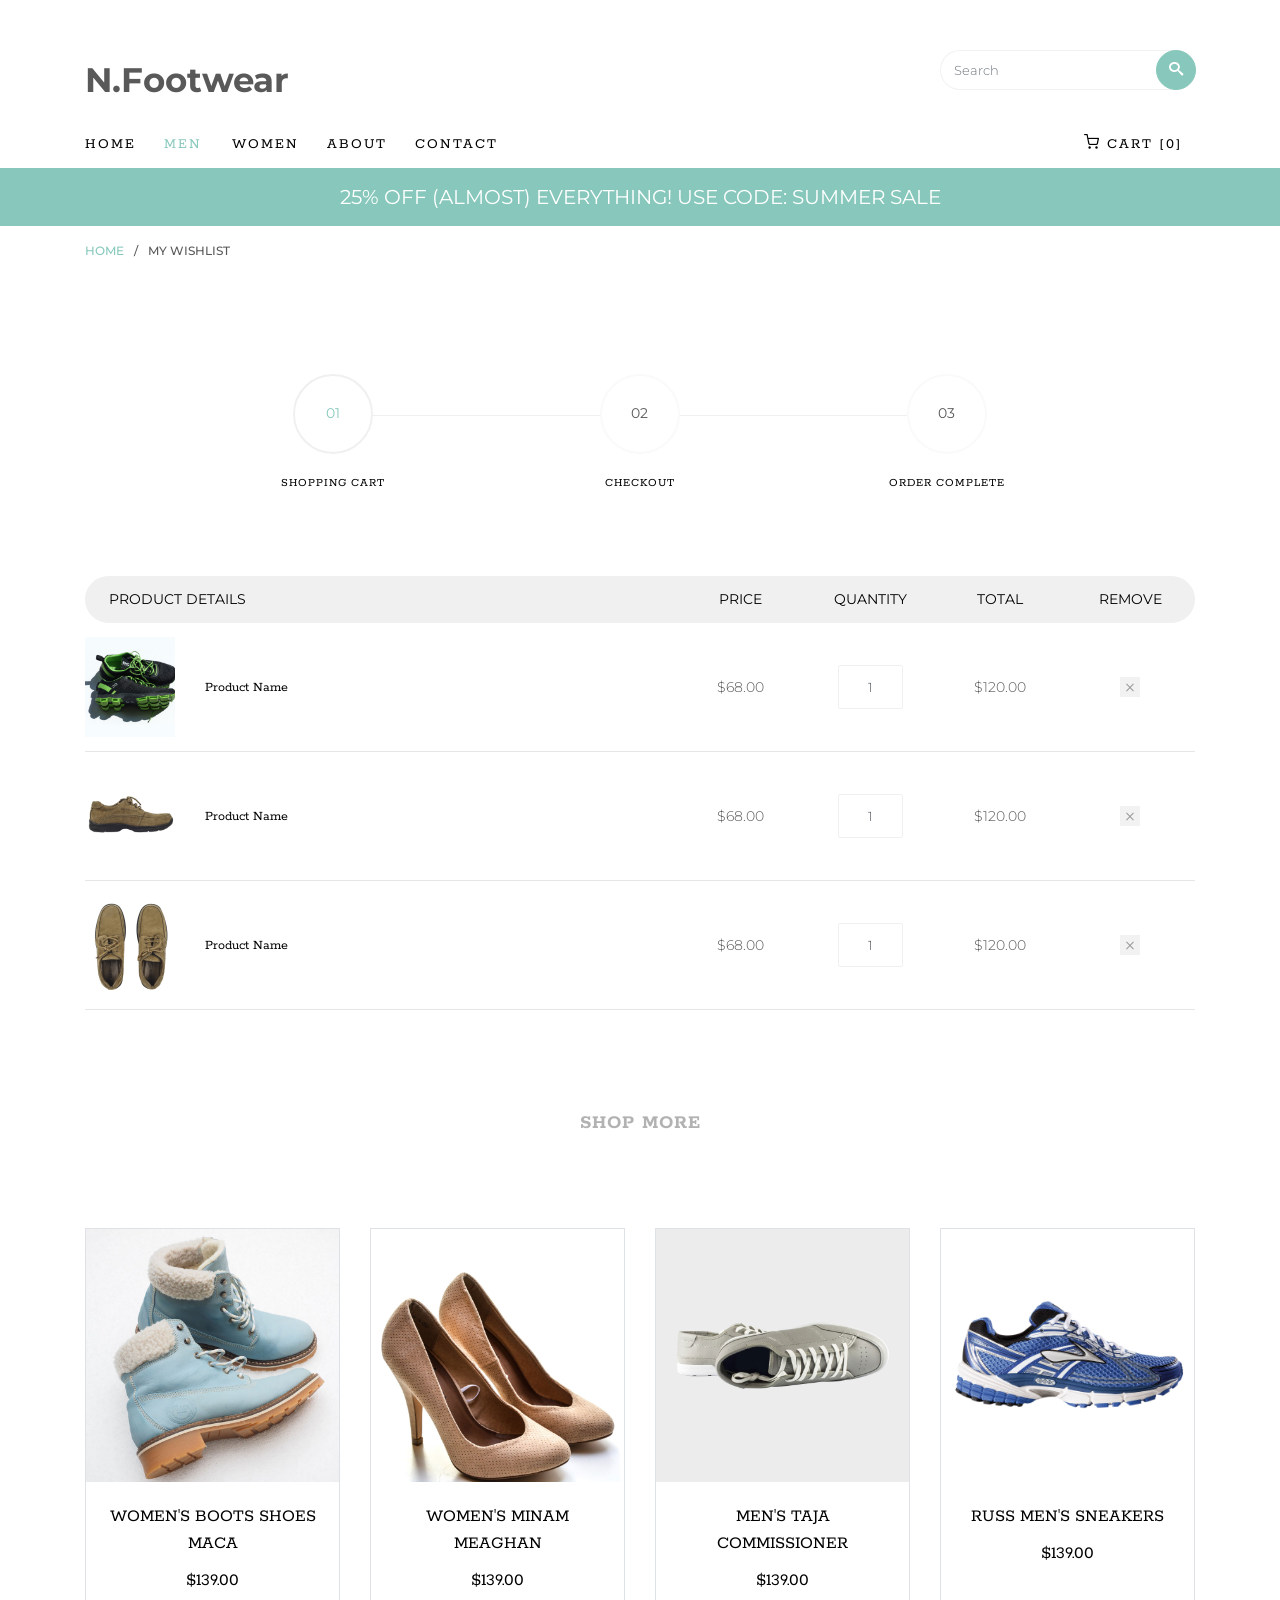
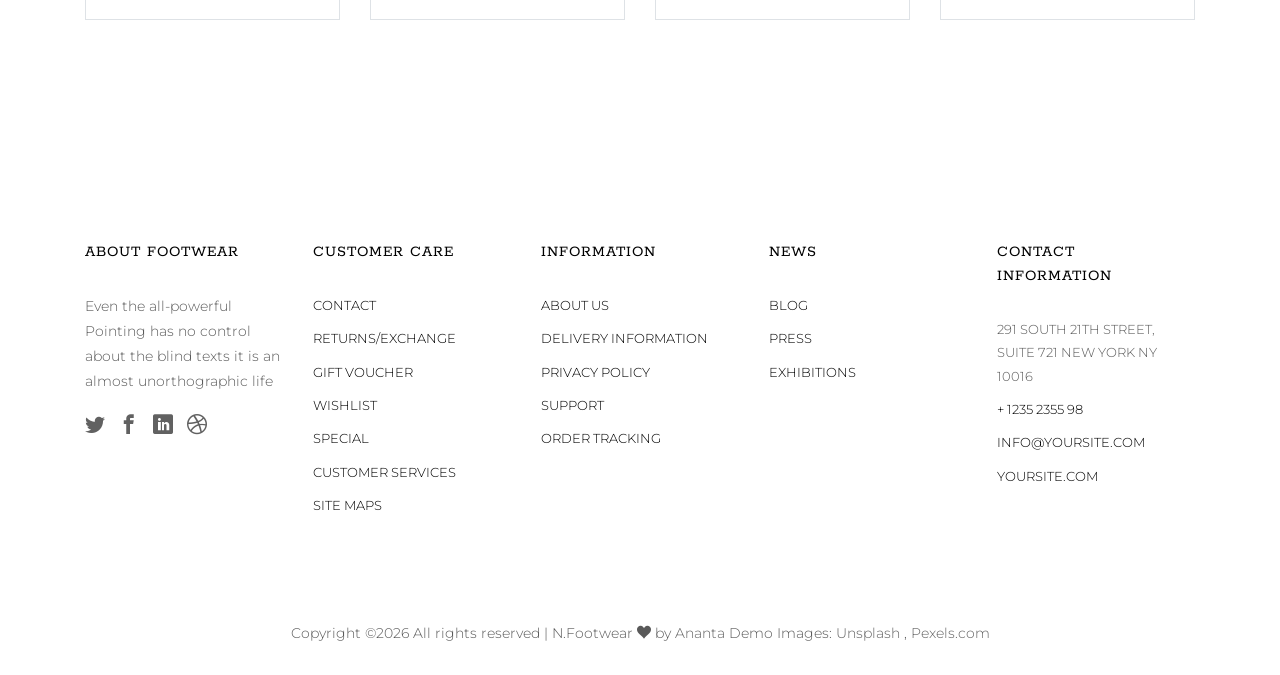
<file: add-to-wishlist.html>
<!DOCTYPE HTML>
<html>
	<head>
	<title>Next Footwear</title>
   <meta charset="utf-8">
   <meta name="viewport" content="width=device-width, initial-scale=1, shrink-to-fit=no">

	<link href="https://fonts.googleapis.com/css?family=Montserrat:300,400,500,600,700" rel="stylesheet">
	<link href="https://fonts.googleapis.com/css?family=Rokkitt:100,300,400,700" rel="stylesheet">
	
	<!-- Animate.css -->
	<link rel="stylesheet" href="css/animate.css">
	<!-- Icomoon Icon Fonts-->
	<link rel="stylesheet" href="css/icomoon.css">
	<!-- Ion Icon Fonts-->
	<link rel="stylesheet" href="css/ionicons.min.css">
	<!-- Bootstrap  -->
	<link rel="stylesheet" href="css/bootstrap.min.css">

	<!-- Magnific Popup -->
	<link rel="stylesheet" href="css/magnific-popup.css">

	<!-- Flexslider  -->
	<link rel="stylesheet" href="css/flexslider.css">

	<!-- Owl Carousel -->
	<link rel="stylesheet" href="css/owl.carousel.min.css">
	<link rel="stylesheet" href="css/owl.theme.default.min.css">
	
	<!-- Date Picker -->
	<link rel="stylesheet" href="css/bootstrap-datepicker.css">
	<!-- Flaticons  -->
	<link rel="stylesheet" href="fonts/flaticon/font/flaticon.css">

	<!-- Theme style  -->
	<link rel="stylesheet" href="css/style.css">

	</head>
	<body>
		
	<div class="colorlib-loader"></div>

	<div id="page">
		<nav class="colorlib-nav" role="navigation">
			<div class="top-menu">
				<div class="container">
					<div class="row">
						<div class="col-sm-7 col-md-9">
							<div id="colorlib-logo"><a href="index.html">N.Footwear</a></div>
						</div>
						<div class="col-sm-5 col-md-3">
			            <form action="#" class="search-wrap">
			               <div class="form-group">
			                  <input type="search" class="form-control search" placeholder="Search">
			                  <button class="btn btn-primary submit-search text-center" type="submit"><i class="icon-search"></i></button>
			               </div>
			            </form>
			         </div>
		         </div>
					<div class="row">
						<div class="col-sm-12 text-left menu-1">
							<ul>
								<li><a href="index.html">Home</a></li>
								<li class="has-dropdown active">
									<a href="men.html">Men</a>
									<ul class="dropdown">
										<li><a href="product-detail.html">Product Detail</a></li>
										<li><a href="cart.html">Shopping Cart</a></li>
										<li><a href="checkout.html">Checkout</a></li>
										<li><a href="order-complete.html">Order Complete</a></li>
										<li><a href="add-to-wishlist.html">Wishlist</a></li>
									</ul>
								</li>
								<li><a href="women.html">Women</a></li>
								<li><a href="about.html">About</a></li>
								<li><a href="contact.html">Contact</a></li>
								<li class="cart"><a href="cart.html"><i class="icon-shopping-cart"></i> Cart [0]</a></li>
							</ul>
						</div>
					</div>
				</div>
			</div>
			<div class="sale">
				<div class="container">
					<div class="row">
						<div class="col-sm-8 offset-sm-2 text-center">
							<div class="row">
								<div class="owl-carousel2">
									<div class="item">
										<div class="col">
											<h3><a href="#">25% off (Almost) Everything! Use Code: Summer Sale</a></h3>
										</div>
									</div>
									<div class="item">
										<div class="col">
											<h3><a href="#">Our biggest sale yet 50% off all summer shoes</a></h3>
										</div>
									</div>
								</div>
							</div>
						</div>
					</div>
				</div>
			</div>
		</nav>

		<div class="breadcrumbs">
			<div class="container">
				<div class="row">
					<div class="col">
						<p class="bread"><span><a href="index.html">Home</a></span> / <span>My Wishlist</span></p>
					</div>
				</div>
			</div>
		</div>


		<div class="colorlib-product">
			<div class="container">
				<div class="row row-pb-lg">
					<div class="col-md-10 offset-md-1">
						<div class="process-wrap">
							<div class="process text-center active">
								<p><span>01</span></p>
								<h3>Shopping Cart</h3>
							</div>
							<div class="process text-center">
								<p><span>02</span></p>
								<h3>Checkout</h3>
							</div>
							<div class="process text-center">
								<p><span>03</span></p>
								<h3>Order Complete</h3>
							</div>
						</div>
					</div>
				</div>
				<div class="row row-pb-lg">
					<div class="col-md-12">
						<div class="product-name d-flex">
							<div class="one-forth text-left px-4">
								<span>Product Details</span>
							</div>
							<div class="one-eight text-center">
								<span>Price</span>
							</div>
							<div class="one-eight text-center">
								<span>Quantity</span>
							</div>
							<div class="one-eight text-center">
								<span>Total</span>
							</div>
							<div class="one-eight text-center px-4">
								<span>Remove</span>
							</div>
						</div>
						<div class="product-cart d-flex">
							<div class="one-forth">
								<div class="product-img" style="background-image: url(images/item-6.jpg);">
								</div>
								<div class="display-tc">
									<h3>Product Name</h3>
								</div>
							</div>
							<div class="one-eight text-center">
								<div class="display-tc">
									<span class="price">$68.00</span>
								</div>
							</div>
							<div class="one-eight text-center">
								<div class="display-tc">
									<input type="text" id="quantity" name="quantity" class="form-control input-number text-center" value="1" min="1" max="100">
								</div>
							</div>
							<div class="one-eight text-center">
								<div class="display-tc">
									<span class="price">$120.00</span>
								</div>
							</div>
							<div class="one-eight text-center">
								<div class="display-tc">
									<a href="#" class="closed"></a>
								</div>
							</div>
						</div>
						<div class="product-cart d-flex">
							<div class="one-forth">
								<div class="product-img" style="background-image: url(images/item-7.jpg);">
								</div>
								<div class="display-tc">
									<h3>Product Name</h3>
								</div>
							</div>
							<div class="one-eight text-center">
								<div class="display-tc">
									<span class="price">$68.00</span>
								</div>
							</div>
							<div class="one-eight text-center">
								<div class="display-tc">
									<form action="#">
										<input type="text" name="quantity" class="form-control input-number text-center" value="1" min="1" max="100">
									</form>
								</div>
							</div>
							<div class="one-eight text-center">
								<div class="display-tc">
									<span class="price">$120.00</span>
								</div>
							</div>
							<div class="one-eight text-center">
								<div class="display-tc">
									<a href="#" class="closed"></a>
								</div>
							</div>
						</div>
						<div class="product-cart d-flex">
							<div class="one-forth">
								<div class="product-img" style="background-image: url(images/item-8.jpg);">
								</div>
								<div class="display-tc">
									<h3>Product Name</h3>
								</div>
							</div>
							<div class="one-eight text-center">
								<div class="display-tc">
									<span class="price">$68.00</span>
								</div>
							</div>
							<div class="one-eight text-center">
								<div class="display-tc">
									<input type="text" id="quantity" name="quantity" class="form-control input-number text-center" value="1" min="1" max="100">
								</div>
							</div>
							<div class="one-eight text-center">
								<div class="display-tc">
									<span class="price">$120.00</span>
								</div>
							</div>
							<div class="one-eight text-center">
								<div class="display-tc">
									<a href="#" class="closed"></a>
								</div>
							</div>
						</div>
					</div>
				</div>
				<div class="row">
					<div class="col-sm-8 offset-sm-2 text-center colorlib-heading colorlib-heading-sm">
						<h2>Shop more</h2>
					</div>
				</div>
				<div class="row">
					<div class="col-md-3 col-lg-3 mb-4 text-center">
						<div class="product-entry border">
							<a href="#" class="prod-img">
								<img src="images/item-1.jpg" class="img-fluid" alt="Free html5 bootstrap 4 template">
							</a>
							<div class="desc">
								<h2><a href="#">Women's Boots Shoes Maca</a></h2>
								<span class="price">$139.00</span>
							</div>
						</div>
					</div>
					<div class="col-md-3 col-lg-3 mb-4 text-center">
						<div class="product-entry border">
							<a href="#" class="prod-img">
								<img src="images/item-2.jpg" class="img-fluid" alt="Free html5 bootstrap 4 template">
							</a>
							<div class="desc">
								<h2><a href="#">Women's Minam Meaghan</a></h2>
								<span class="price">$139.00</span>
							</div>
						</div>
					</div>
					<div class="col-md-3 col-lg-3 mb-4 text-center">
						<div class="product-entry border">
							<a href="#" class="prod-img">
								<img src="images/item-3.jpg" class="img-fluid" alt="Free html5 bootstrap 4 template">
							</a>
							<div class="desc">
								<h2><a href="#">Men's Taja Commissioner</a></h2>
								<span class="price">$139.00</span>
							</div>
						</div>
					</div>
					<div class="col-md-3 col-lg-3 mb-4 text-center">
						<div class="product-entry border">
							<a href="#" class="prod-img">
								<img src="images/item-4.jpg" class="img-fluid" alt="Free html5 bootstrap 4 template">
							</a>
							<div class="desc">
								<h2><a href="#">Russ Men's Sneakers</a></h2>
								<span class="price">$139.00</span>
							</div>
						</div>
					</div>
				</div>
			</div>
		</div>

		<footer id="colorlib-footer" role="contentinfo">
			<div class="container">
				<div class="row row-pb-md">
					<div class="col footer-col colorlib-widget">
						<h4>About Footwear</h4>
						<p>Even the all-powerful Pointing has no control about the blind texts it is an almost unorthographic life</p>
						<p>
							<ul class="colorlib-social-icons">
								<li><a href="#"><i class="icon-twitter"></i></a></li>
								<li><a href="#"><i class="icon-facebook"></i></a></li>
								<li><a href="#"><i class="icon-linkedin"></i></a></li>
								<li><a href="#"><i class="icon-dribbble"></i></a></li>
							</ul>
						</p>
					</div>
					<div class="col footer-col colorlib-widget">
						<h4>Customer Care</h4>
						<p>
							<ul class="colorlib-footer-links">
								<li><a href="#">Contact</a></li>
								<li><a href="#">Returns/Exchange</a></li>
								<li><a href="#">Gift Voucher</a></li>
								<li><a href="#">Wishlist</a></li>
								<li><a href="#">Special</a></li>
								<li><a href="#">Customer Services</a></li>
								<li><a href="#">Site maps</a></li>
							</ul>
						</p>
					</div>
					<div class="col footer-col colorlib-widget">
						<h4>Information</h4>
						<p>
							<ul class="colorlib-footer-links">
								<li><a href="#">About us</a></li>
								<li><a href="#">Delivery Information</a></li>
								<li><a href="#">Privacy Policy</a></li>
								<li><a href="#">Support</a></li>
								<li><a href="#">Order Tracking</a></li>
							</ul>
						</p>
					</div>

					<div class="col footer-col">
						<h4>News</h4>
						<ul class="colorlib-footer-links">
							<li><a href="blog.html">Blog</a></li>
							<li><a href="#">Press</a></li>
							<li><a href="#">Exhibitions</a></li>
						</ul>
					</div>

					<div class="col footer-col">
						<h4>Contact Information</h4>
						<ul class="colorlib-footer-links">
							<li>291 South 21th Street, <br> Suite 721 New York NY 10016</li>
							<li><a href="tel://1234567920">+ 1235 2355 98</a></li>
							<li><a href="mailto:info@yoursite.com">info@yoursite.com</a></li>
							<li><a href="#">yoursite.com</a></li>
						</ul>
					</div>
				</div>
			</div>
			<div class="copy">
				<div class="row">
					<div class="col-sm-12 text-center">
						<p>
							<span>
Copyright &copy;<script>document.write(new Date().getFullYear());</script> All rights reserved | N.Footwear <i class="icon-heart" aria-hidden="true"></i> by <a href="https://colorlib.com" target="_blank">Ananta</a>
							</span> 
							<span class="block">Demo Images: <a href="http://unsplash.co/" target="_blank">Unsplash</a> , <a href="http://pexels.com/" target="_blank">Pexels.com</a></span>
						</p>
					</div>
				</div>
			</div>
		</footer>
	</div>

	<div class="gototop js-top">
		<a href="#" class="js-gotop"><i class="ion-ios-arrow-up"></i></a>
	</div>
	
	<!-- jQuery -->
	<script src="js/jquery.min.js"></script>
   <!-- popper -->
   <script src="js/popper.min.js"></script>
   <!-- bootstrap 4.1 -->
   <script src="js/bootstrap.min.js"></script>
   <!-- jQuery easing -->
   <script src="js/jquery.easing.1.3.js"></script>
	<!-- Waypoints -->
	<script src="js/jquery.waypoints.min.js"></script>
	<!-- Flexslider -->
	<script src="js/jquery.flexslider-min.js"></script>
	<!-- Owl carousel -->
	<script src="js/owl.carousel.min.js"></script>
	<!-- Magnific Popup -->
	<script src="js/jquery.magnific-popup.min.js"></script>
	<script src="js/magnific-popup-options.js"></script>
	<!-- Date Picker -->
	<script src="js/bootstrap-datepicker.js"></script>
	<!-- Stellar Parallax -->
	<script src="js/jquery.stellar.min.js"></script>
	<!-- Main -->
	<script src="js/main.js"></script>

	</body>
</html>
</file>
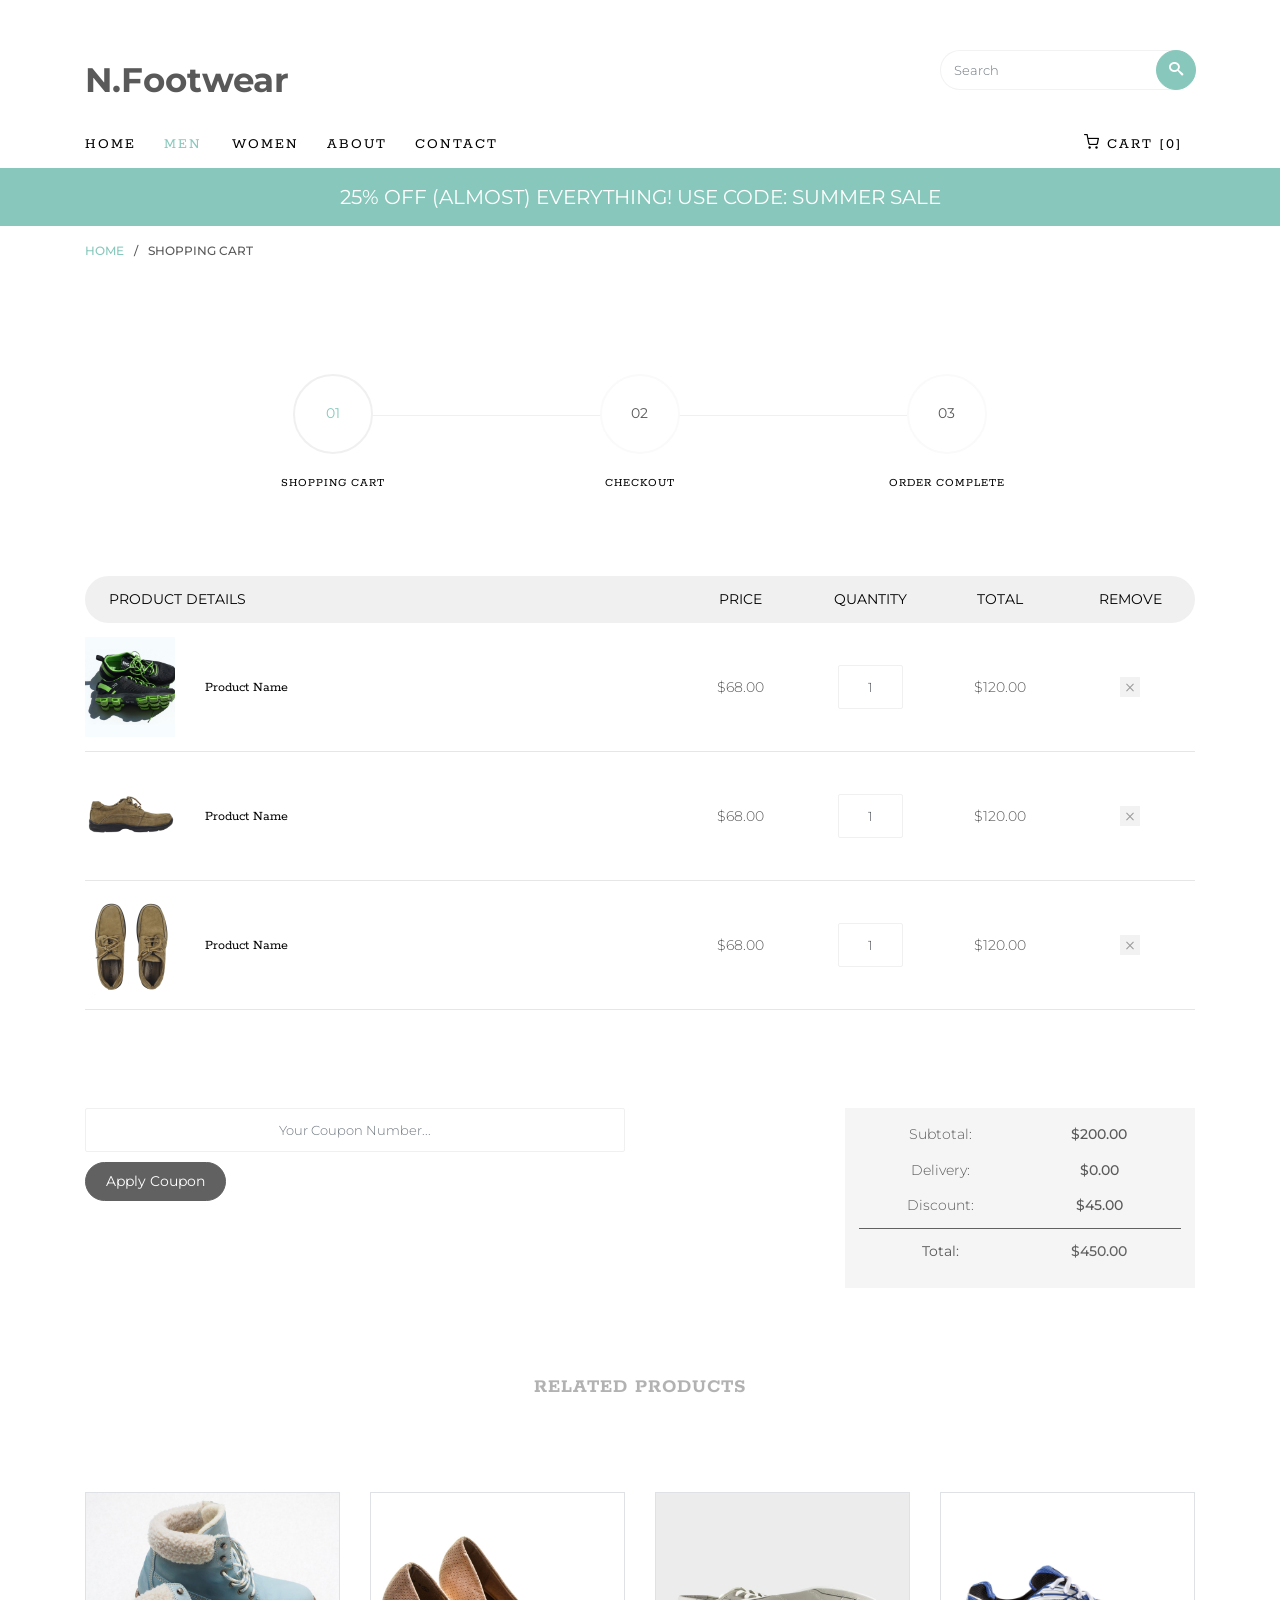
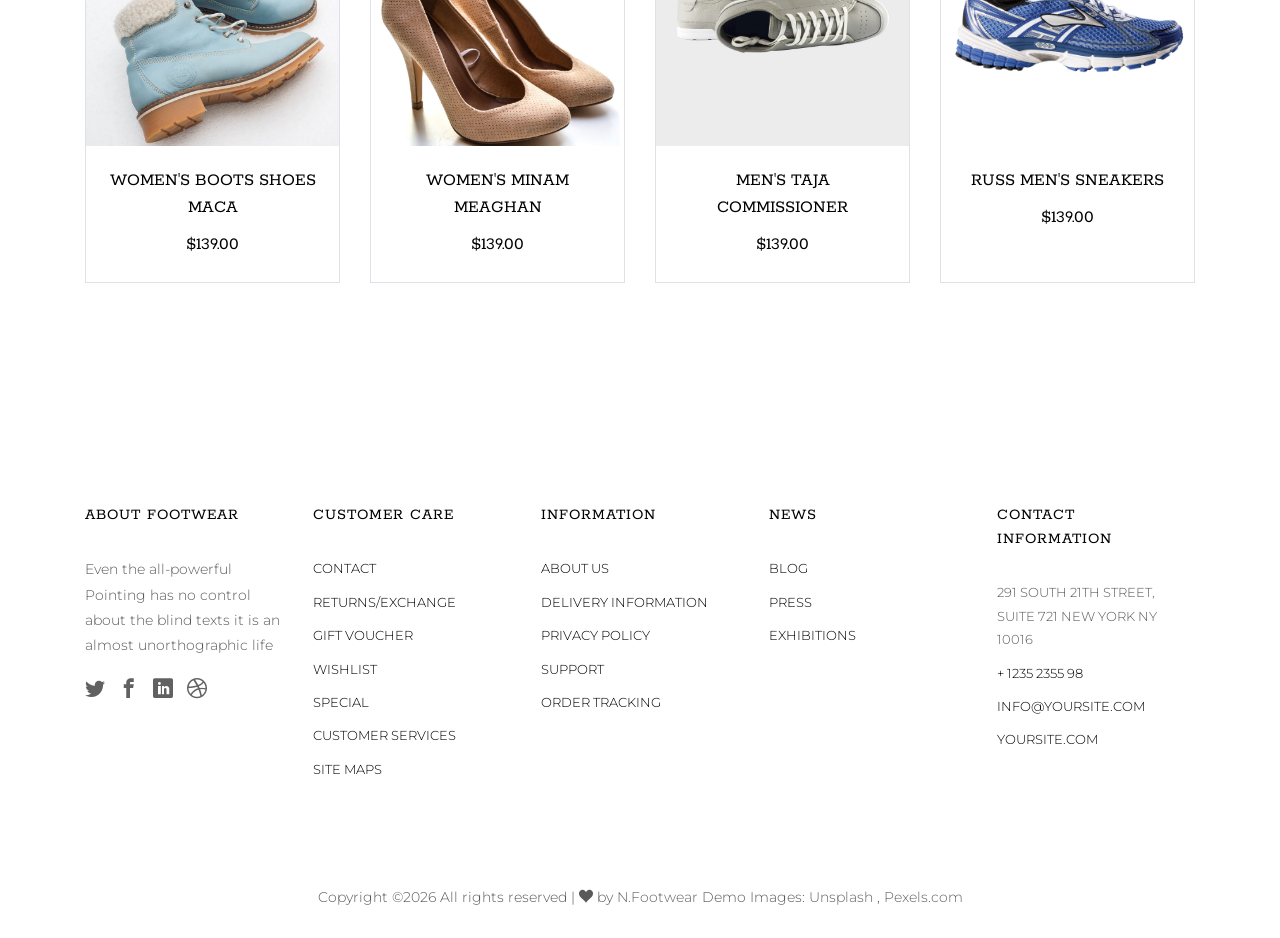
<file: cart.html>
<!DOCTYPE HTML>
<html>
	<head>
	<title>Next Footwear</title>
   <meta charset="utf-8">
   <meta name="viewport" content="width=device-width, initial-scale=1, shrink-to-fit=no">

	<link href="https://fonts.googleapis.com/css?family=Montserrat:300,400,500,600,700" rel="stylesheet">
	<link href="https://fonts.googleapis.com/css?family=Rokkitt:100,300,400,700" rel="stylesheet">
	
	<!-- Animate.css -->
	<link rel="stylesheet" href="css/animate.css">
	<!-- Icomoon Icon Fonts-->
	<link rel="stylesheet" href="css/icomoon.css">
	<!-- Ion Icon Fonts-->
	<link rel="stylesheet" href="css/ionicons.min.css">
	<!-- Bootstrap  -->
	<link rel="stylesheet" href="css/bootstrap.min.css">

	<!-- Magnific Popup -->
	<link rel="stylesheet" href="css/magnific-popup.css">

	<!-- Flexslider  -->
	<link rel="stylesheet" href="css/flexslider.css">

	<!-- Owl Carousel -->
	<link rel="stylesheet" href="css/owl.carousel.min.css">
	<link rel="stylesheet" href="css/owl.theme.default.min.css">
	
	<!-- Date Picker -->
	<link rel="stylesheet" href="css/bootstrap-datepicker.css">
	<!-- Flaticons  -->
	<link rel="stylesheet" href="fonts/flaticon/font/flaticon.css">

	<!-- Theme style  -->
	<link rel="stylesheet" href="css/style.css">

	</head>
	<body>
		
	<div class="colorlib-loader"></div>

	<div id="page">
		<nav class="colorlib-nav" role="navigation">
			<div class="top-menu">
				<div class="container">
					<div class="row">
						<div class="col-sm-7 col-md-9">
							<div id="colorlib-logo"><a href="index.html">N.Footwear</a></div>
						</div>
						<div class="col-sm-5 col-md-3">
			            <form action="#" class="search-wrap">
			               <div class="form-group">
			                  <input type="search" class="form-control search" placeholder="Search">
			                  <button class="btn btn-primary submit-search text-center" type="submit"><i class="icon-search"></i></button>
			               </div>
			            </form>
			         </div>
		         </div>
					<div class="row">
						<div class="col-sm-12 text-left menu-1">
							<ul>
								<li><a href="index.html">Home</a></li>
								<li class="has-dropdown active">
									<a href="men.html">Men</a>
									<ul class="dropdown">
										<li><a href="product-detail.html">Product Detail</a></li>
										<li><a href="cart.html">Shopping Cart</a></li>
										<li><a href="checkout.html">Checkout</a></li>
										<li><a href="order-complete.html">Order Complete</a></li>
										<li><a href="add-to-wishlist.html">Wishlist</a></li>
									</ul>
								</li>
								<li><a href="women.html">Women</a></li>
								<li><a href="about.html">About</a></li>
								<li><a href="contact.html">Contact</a></li>
								<li class="cart"><a href="cart.html"><i class="icon-shopping-cart"></i> Cart [0]</a></li>
							</ul>
						</div>
					</div>
				</div>
			</div>
			<div class="sale">
				<div class="container">
					<div class="row">
						<div class="col-sm-8 offset-sm-2 text-center">
							<div class="row">
								<div class="owl-carousel2">
									<div class="item">
										<div class="col">
											<h3><a href="#">25% off (Almost) Everything! Use Code: Summer Sale</a></h3>
										</div>
									</div>
									<div class="item">
										<div class="col">
											<h3><a href="#">Our biggest sale yet 50% off all summer shoes</a></h3>
										</div>
									</div>
								</div>
							</div>
						</div>
					</div>
				</div>
			</div>
		</nav>

		<div class="breadcrumbs">
			<div class="container">
				<div class="row">
					<div class="col">
						<p class="bread"><span><a href="index.html">Home</a></span> / <span>Shopping Cart</span></p>
					</div>
				</div>
			</div>
		</div>


		<div class="colorlib-product">
			<div class="container">
				<div class="row row-pb-lg">
					<div class="col-md-10 offset-md-1">
						<div class="process-wrap">
							<div class="process text-center active">
								<p><span>01</span></p>
								<h3>Shopping Cart</h3>
							</div>
							<div class="process text-center">
								<p><span>02</span></p>
								<h3>Checkout</h3>
							</div>
							<div class="process text-center">
								<p><span>03</span></p>
								<h3>Order Complete</h3>
							</div>
						</div>
					</div>
				</div>
				<div class="row row-pb-lg">
					<div class="col-md-12">
						<div class="product-name d-flex">
							<div class="one-forth text-left px-4">
								<span>Product Details</span>
							</div>
							<div class="one-eight text-center">
								<span>Price</span>
							</div>
							<div class="one-eight text-center">
								<span>Quantity</span>
							</div>
							<div class="one-eight text-center">
								<span>Total</span>
							</div>
							<div class="one-eight text-center px-4">
								<span>Remove</span>
							</div>
						</div>
						<div class="product-cart d-flex">
							<div class="one-forth">
								<div class="product-img" style="background-image: url(images/item-6.jpg);">
								</div>
								<div class="display-tc">
									<h3>Product Name</h3>
								</div>
							</div>
							<div class="one-eight text-center">
								<div class="display-tc">
									<span class="price">$68.00</span>
								</div>
							</div>
							<div class="one-eight text-center">
								<div class="display-tc">
									<input type="text" id="quantity" name="quantity" class="form-control input-number text-center" value="1" min="1" max="100">
								</div>
							</div>
							<div class="one-eight text-center">
								<div class="display-tc">
									<span class="price">$120.00</span>
								</div>
							</div>
							<div class="one-eight text-center">
								<div class="display-tc">
									<a href="#" class="closed"></a>
								</div>
							</div>
						</div>
						<div class="product-cart d-flex">
							<div class="one-forth">
								<div class="product-img" style="background-image: url(images/item-7.jpg);">
								</div>
								<div class="display-tc">
									<h3>Product Name</h3>
								</div>
							</div>
							<div class="one-eight text-center">
								<div class="display-tc">
									<span class="price">$68.00</span>
								</div>
							</div>
							<div class="one-eight text-center">
								<div class="display-tc">
									<form action="#">
										<input type="text" name="quantity" class="form-control input-number text-center" value="1" min="1" max="100">
									</form>
								</div>
							</div>
							<div class="one-eight text-center">
								<div class="display-tc">
									<span class="price">$120.00</span>
								</div>
							</div>
							<div class="one-eight text-center">
								<div class="display-tc">
									<a href="#" class="closed"></a>
								</div>
							</div>
						</div>
						<div class="product-cart d-flex">
							<div class="one-forth">
								<div class="product-img" style="background-image: url(images/item-8.jpg);">
								</div>
								<div class="display-tc">
									<h3>Product Name</h3>
								</div>
							</div>
							<div class="one-eight text-center">
								<div class="display-tc">
									<span class="price">$68.00</span>
								</div>
							</div>
							<div class="one-eight text-center">
								<div class="display-tc">
									<input type="text" id="quantity" name="quantity" class="form-control input-number text-center" value="1" min="1" max="100">
								</div>
							</div>
							<div class="one-eight text-center">
								<div class="display-tc">
									<span class="price">$120.00</span>
								</div>
							</div>
							<div class="one-eight text-center">
								<div class="display-tc">
									<a href="#" class="closed"></a>
								</div>
							</div>
						</div>
					</div>
				</div>
				<div class="row row-pb-lg">
					<div class="col-md-12">
						<div class="total-wrap">
							<div class="row">
								<div class="col-sm-8">
									<form action="#">
										<div class="row form-group">
											<div class="col-sm-9">
												<input type="text" name="quantity" class="form-control input-number" placeholder="Your Coupon Number...">
											</div>
											<div class="col-sm-3">
												<input type="submit" value="Apply Coupon" class="btn btn-primary">
											</div>
										</div>
									</form>
								</div>
								<div class="col-sm-4 text-center">
									<div class="total">
										<div class="sub">
											<p><span>Subtotal:</span> <span>$200.00</span></p>
											<p><span>Delivery:</span> <span>$0.00</span></p>
											<p><span>Discount:</span> <span>$45.00</span></p>
										</div>
										<div class="grand-total">
											<p><span><strong>Total:</strong></span> <span>$450.00</span></p>
										</div>
									</div>
								</div>
							</div>
						</div>
					</div>
				</div>

				<div class="row">
					<div class="col-sm-8 offset-sm-2 text-center colorlib-heading colorlib-heading-sm">
						<h2>Related Products</h2>
					</div>
				</div>
				<div class="row">
					<div class="col-md-3 col-lg-3 mb-4 text-center">
						<div class="product-entry border">
							<a href="#" class="prod-img">
								<img src="images/item-1.jpg" class="img-fluid" alt="Free html5 bootstrap 4 template">
							</a>
							<div class="desc">
								<h2><a href="#">Women's Boots Shoes Maca</a></h2>
								<span class="price">$139.00</span>
							</div>
						</div>
					</div>
					<div class="col-md-3 col-lg-3 mb-4 text-center">
						<div class="product-entry border">
							<a href="#" class="prod-img">
								<img src="images/item-2.jpg" class="img-fluid" alt="Free html5 bootstrap 4 template">
							</a>
							<div class="desc">
								<h2><a href="#">Women's Minam Meaghan</a></h2>
								<span class="price">$139.00</span>
							</div>
						</div>
					</div>
					<div class="col-md-3 col-lg-3 mb-4 text-center">
						<div class="product-entry border">
							<a href="#" class="prod-img">
								<img src="images/item-3.jpg" class="img-fluid" alt="Free html5 bootstrap 4 template">
							</a>
							<div class="desc">
								<h2><a href="#">Men's Taja Commissioner</a></h2>
								<span class="price">$139.00</span>
							</div>
						</div>
					</div>
					<div class="col-md-3 col-lg-3 mb-4 text-center">
						<div class="product-entry border">
							<a href="#" class="prod-img">
								<img src="images/item-4.jpg" class="img-fluid" alt="Free html5 bootstrap 4 template">
							</a>
							<div class="desc">
								<h2><a href="#">Russ Men's Sneakers</a></h2>
								<span class="price">$139.00</span>
							</div>
						</div>
					</div>
				</div>
			</div>
		</div>

		<footer id="colorlib-footer" role="contentinfo">
			<div class="container">
				<div class="row row-pb-md">
					<div class="col footer-col colorlib-widget">
						<h4>About Footwear</h4>
						<p>Even the all-powerful Pointing has no control about the blind texts it is an almost unorthographic life</p>
						<p>
							<ul class="colorlib-social-icons">
								<li><a href="#"><i class="icon-twitter"></i></a></li>
								<li><a href="#"><i class="icon-facebook"></i></a></li>
								<li><a href="#"><i class="icon-linkedin"></i></a></li>
								<li><a href="#"><i class="icon-dribbble"></i></a></li>
							</ul>
						</p>
					</div>
					<div class="col footer-col colorlib-widget">
						<h4>Customer Care</h4>
						<p>
							<ul class="colorlib-footer-links">
								<li><a href="#">Contact</a></li>
								<li><a href="#">Returns/Exchange</a></li>
								<li><a href="#">Gift Voucher</a></li>
								<li><a href="#">Wishlist</a></li>
								<li><a href="#">Special</a></li>
								<li><a href="#">Customer Services</a></li>
								<li><a href="#">Site maps</a></li>
							</ul>
						</p>
					</div>
					<div class="col footer-col colorlib-widget">
						<h4>Information</h4>
						<p>
							<ul class="colorlib-footer-links">
								<li><a href="#">About us</a></li>
								<li><a href="#">Delivery Information</a></li>
								<li><a href="#">Privacy Policy</a></li>
								<li><a href="#">Support</a></li>
								<li><a href="#">Order Tracking</a></li>
							</ul>
						</p>
					</div>

					<div class="col footer-col">
						<h4>News</h4>
						<ul class="colorlib-footer-links">
							<li><a href="blog.html">Blog</a></li>
							<li><a href="#">Press</a></li>
							<li><a href="#">Exhibitions</a></li>
						</ul>
					</div>

					<div class="col footer-col">
						<h4>Contact Information</h4>
						<ul class="colorlib-footer-links">
							<li>291 South 21th Street, <br> Suite 721 New York NY 10016</li>
							<li><a href="tel://1234567920">+ 1235 2355 98</a></li>
							<li><a href="mailto:info@yoursite.com">info@yoursite.com</a></li>
							<li><a href="#">yoursite.com</a></li>
						</ul>
					</div>
				</div>
			</div>
			<div class="copy">
				<div class="row">
					<div class="col-sm-12 text-center">
						<p>
							<span>
Copyright &copy;<script>document.write(new Date().getFullYear());</script> All rights reserved |  <i class="icon-heart" aria-hiN.Footweardden="true"></i> by <a href="https://colorlib.com" target="_blank">N.Footwear</a>
							</span> 
							<span class="block">Demo Images: <a href="http://unsplash.co/" target="_blank">Unsplash</a> , <a href="http://pexels.com/" target="_blank">Pexels.com</a></span>
						</p>
					</div>
				</div>
			</div>
		</footer>
	</div>

	<div class="gototop js-top">
		<a href="#" class="js-gotop"><i class="ion-ios-arrow-up"></i></a>
	</div>
	
	<!-- jQuery -->
	<script src="js/jquery.min.js"></script>
   <!-- popper -->
   <script src="js/popper.min.js"></script>
   <!-- bootstrap 4.1 -->
   <script src="js/bootstrap.min.js"></script>
   <!-- jQuery easing -->
   <script src="js/jquery.easing.1.3.js"></script>
	<!-- Waypoints -->
	<script src="js/jquery.waypoints.min.js"></script>
	<!-- Flexslider -->
	<script src="js/jquery.flexslider-min.js"></script>
	<!-- Owl carousel -->
	<script src="js/owl.carousel.min.js"></script>
	<!-- Magnific Popup -->
	<script src="js/jquery.magnific-popup.min.js"></script>
	<script src="js/magnific-popup-options.js"></script>
	<!-- Date Picker -->
	<script src="js/bootstrap-datepicker.js"></script>
	<!-- Stellar Parallax -->
	<script src="js/jquery.stellar.min.js"></script>
	<!-- Main -->
	<script src="js/main.js"></script>

	</body>
</html>
</file>
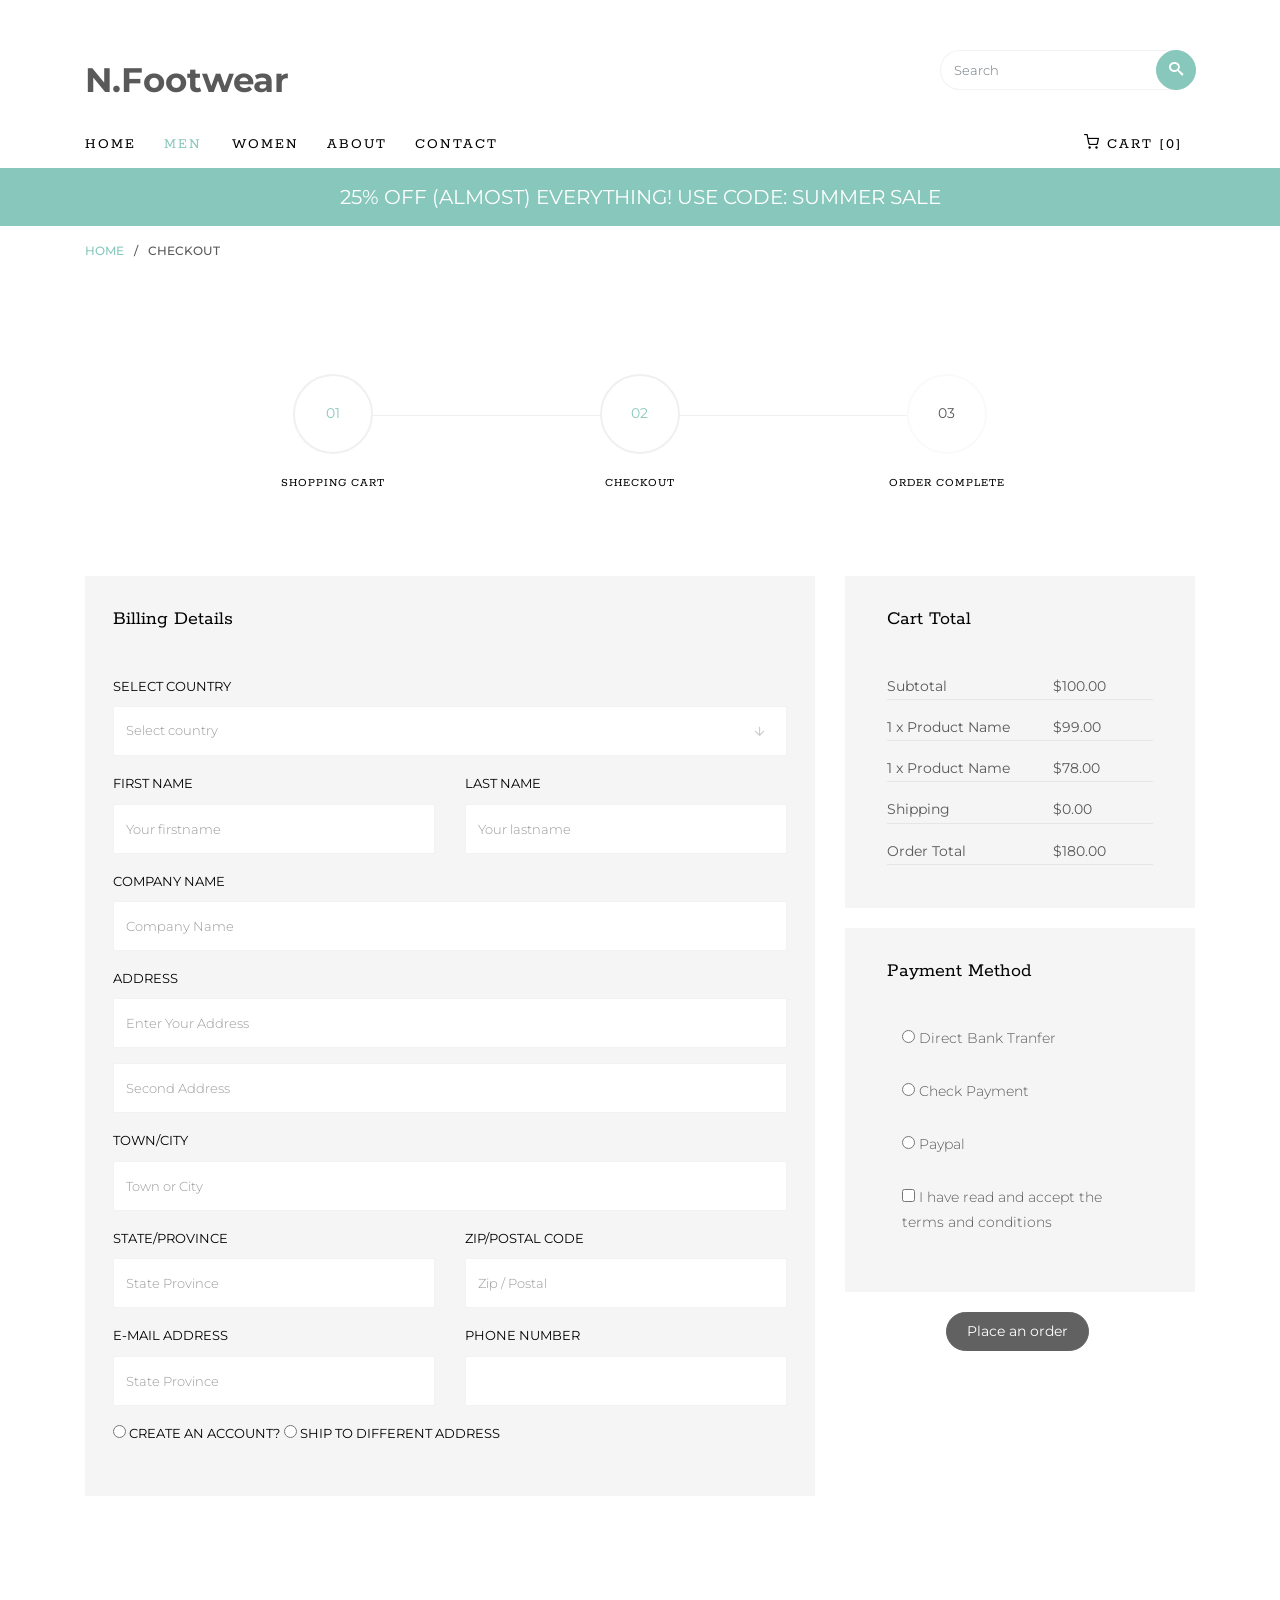
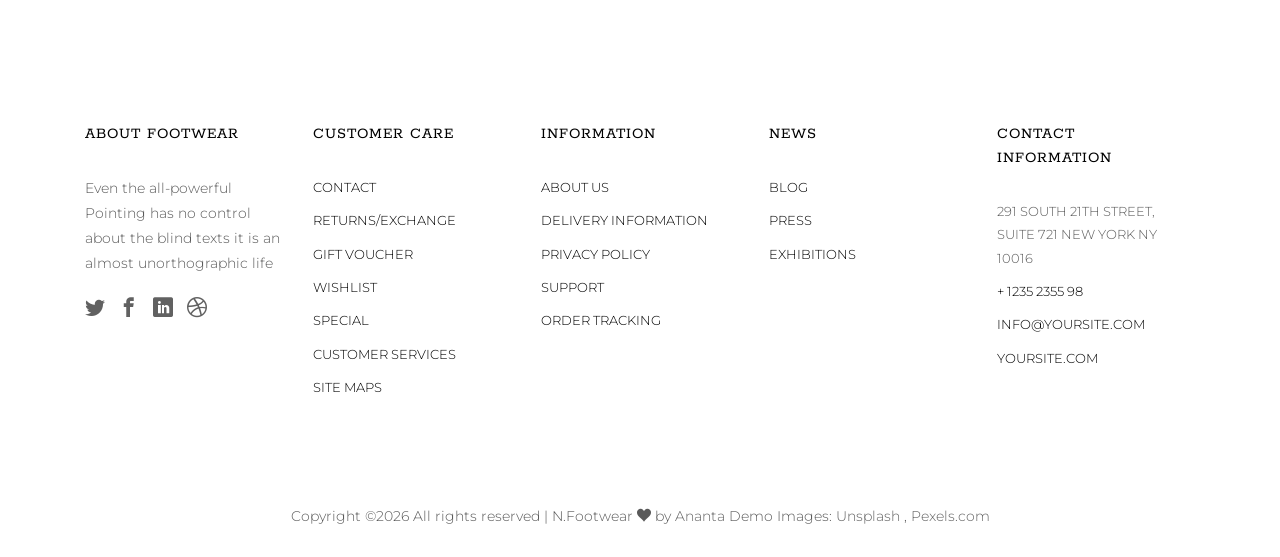
<file: checkout.html>
<!DOCTYPE HTML>
<html>
	<head>
	<title>Next Footwear</title>
   <meta charset="utf-8">
   <meta name="viewport" content="width=device-width, initial-scale=1, shrink-to-fit=no">

	<link href="https://fonts.googleapis.com/css?family=Montserrat:300,400,500,600,700" rel="stylesheet">
	<link href="https://fonts.googleapis.com/css?family=Rokkitt:100,300,400,700" rel="stylesheet">
	
	<!-- Animate.css -->
	<link rel="stylesheet" href="css/animate.css">
	<!-- Icomoon Icon Fonts-->
	<link rel="stylesheet" href="css/icomoon.css">
	<!-- Ion Icon Fonts-->
	<link rel="stylesheet" href="css/ionicons.min.css">
	<!-- Bootstrap  -->
	<link rel="stylesheet" href="css/bootstrap.min.css">

	<!-- Magnific Popup -->
	<link rel="stylesheet" href="css/magnific-popup.css">

	<!-- Flexslider  -->
	<link rel="stylesheet" href="css/flexslider.css">

	<!-- Owl Carousel -->
	<link rel="stylesheet" href="css/owl.carousel.min.css">
	<link rel="stylesheet" href="css/owl.theme.default.min.css">
	
	<!-- Date Picker -->
	<link rel="stylesheet" href="css/bootstrap-datepicker.css">
	<!-- Flaticons  -->
	<link rel="stylesheet" href="fonts/flaticon/font/flaticon.css">

	<!-- Theme style  -->
	<link rel="stylesheet" href="css/style.css">

	</head>
	<body>
		
	<div class="colorlib-loader"></div>

	<div id="page">
		<nav class="colorlib-nav" role="navigation">
			<div class="top-menu">
				<div class="container">
					<div class="row">
						<div class="col-sm-7 col-md-9">
							<div id="colorlib-logo"><a href="index.html">N.Footwear</a></div>
						</div>
						<div class="col-sm-5 col-md-3">
			            <form action="#" class="search-wrap">
			               <div class="form-group">
			                  <input type="search" class="form-control search" placeholder="Search">
			                  <button class="btn btn-primary submit-search text-center" type="submit"><i class="icon-search"></i></button>
			               </div>
			            </form>
			         </div>
		         </div>
					<div class="row">
						<div class="col-sm-12 text-left menu-1">
							<ul>
								<li><a href="index.html">Home</a></li>
								<li class="has-dropdown active">
									<a href="men.html">Men</a>
									<ul class="dropdown">
										<li><a href="product-detail.html">Product Detail</a></li>
										<li><a href="cart.html">Shopping Cart</a></li>
										<li><a href="checkout.html">Checkout</a></li>
										<li><a href="order-complete.html">Order Complete</a></li>
										<li><a href="add-to-wishlist.html">Wishlist</a></li>
									</ul>
								</li>
								<li><a href="women.html">Women</a></li>
								<li><a href="about.html">About</a></li>
								<li><a href="contact.html">Contact</a></li>
								<li class="cart"><a href="cart.html"><i class="icon-shopping-cart"></i> Cart [0]</a></li>
							</ul>
						</div>
					</div>
				</div>
			</div>
			<div class="sale">
				<div class="container">
					<div class="row">
						<div class="col-sm-8 offset-sm-2 text-center">
							<div class="row">
								<div class="owl-carousel2">
									<div class="item">
										<div class="col">
											<h3><a href="#">25% off (Almost) Everything! Use Code: Summer Sale</a></h3>
										</div>
									</div>
									<div class="item">
										<div class="col">
											<h3><a href="#">Our biggest sale yet 50% off all summer shoes</a></h3>
										</div>
									</div>
								</div>
							</div>
						</div>
					</div>
				</div>
			</div>
		</nav>

		<div class="breadcrumbs">
			<div class="container">
				<div class="row">
					<div class="col">
						<p class="bread"><span><a href="index.html">Home</a></span> / <span>Checkout</span></p>
					</div>
				</div>
			</div>
		</div>


		<div class="colorlib-product">
			<div class="container">
				<div class="row row-pb-lg">
					<div class="col-sm-10 offset-md-1">
						<div class="process-wrap">
							<div class="process text-center active">
								<p><span>01</span></p>
								<h3>Shopping Cart</h3>
							</div>
							<div class="process text-center active">
								<p><span>02</span></p>
								<h3>Checkout</h3>
							</div>
							<div class="process text-center">
								<p><span>03</span></p>
								<h3>Order Complete</h3>
							</div>
						</div>
					</div>
				</div>
				<div class="row">
					<div class="col-lg-8">
						<form method="post" class="colorlib-form">
							<h2>Billing Details</h2>
		              	<div class="row">
			               <div class="col-md-12">
			                  <div class="form-group">
			                  	<label for="country">Select Country</label>
			                     <div class="form-field">
			                     	<i class="icon icon-arrow-down3"></i>
			                        <select name="people" id="people" class="form-control">
				                      	<option value="#">Select country</option>
				                        <option value="#">Alaska</option>
				                        <option value="#">China</option>
				                        <option value="#">Japan</option>
				                        <option value="#">Korea</option>
				                        <option value="#">Philippines</option>
			                        </select>
			                     </div>
			                  </div>
			               </div>

								<div class="col-md-6">
									<div class="form-group">
										<label for="fname">First Name</label>
										<input type="text" id="fname" class="form-control" placeholder="Your firstname">
									</div>
								</div>
								<div class="col-md-6">
									<div class="form-group">
										<label for="lname">Last Name</label>
										<input type="text" id="lname" class="form-control" placeholder="Your lastname">
									</div>
								</div>

								<div class="col-md-12">
									<div class="form-group">
										<label for="companyname">Company Name</label>
			                    	<input type="text" id="companyname" class="form-control" placeholder="Company Name">
			                  </div>
			               </div>

			               <div class="col-md-12">
									<div class="form-group">
										<label for="fname">Address</label>
			                    	<input type="text" id="address" class="form-control" placeholder="Enter Your Address">
			                  </div>
			                  <div class="form-group">
			                    	<input type="text" id="address2" class="form-control" placeholder="Second Address">
			                  </div>
			               </div>
			            
			               <div class="col-md-12">
									<div class="form-group">
										<label for="companyname">Town/City</label>
			                    	<input type="text" id="towncity" class="form-control" placeholder="Town or City">
			                  </div>
			               </div>
			            
								<div class="col-md-6">
									<div class="form-group">
										<label for="stateprovince">State/Province</label>
										<input type="text" id="fname" class="form-control" placeholder="State Province">
									</div>
								</div>
								<div class="col-md-6">
									<div class="form-group">
										<label for="lname">Zip/Postal Code</label>
										<input type="text" id="zippostalcode" class="form-control" placeholder="Zip / Postal">
									</div>
								</div>
							
								<div class="col-md-6">
									<div class="form-group">
										<label for="email">E-mail Address</label>
										<input type="text" id="email" class="form-control" placeholder="State Province">
									</div>
								</div>
								<div class="col-md-6">
									<div class="form-group">
										<label for="Phone">Phone Number</label>
										<input type="text" id="zippostalcode" class="form-control" placeholder="">
									</div>
								</div>

								<div class="col-md-12">
									<div class="form-group">
										<div class="radio">
										  <label><input type="radio" name="optradio"> Create an Account? </label>
										  <label><input type="radio" name="optradio"> Ship to different address</label>
										</div>
									</div>
								</div>
		               </div>
		            </form>
					</div>

					<div class="col-lg-4">
						<div class="row">
							<div class="col-md-12">
								<div class="cart-detail">
									<h2>Cart Total</h2>
									<ul>
										<li>
											<span>Subtotal</span> <span>$100.00</span>
											<ul>
												<li><span>1 x Product Name</span> <span>$99.00</span></li>
												<li><span>1 x Product Name</span> <span>$78.00</span></li>
											</ul>
										</li>
										<li><span>Shipping</span> <span>$0.00</span></li>
										<li><span>Order Total</span> <span>$180.00</span></li>
									</ul>
								</div>
						   </div>

						   <div class="w-100"></div>

						   <div class="col-md-12">
								<div class="cart-detail">
									<h2>Payment Method</h2>
									<div class="form-group">
										<div class="col-md-12">
											<div class="radio">
											   <label><input type="radio" name="optradio"> Direct Bank Tranfer</label>
											</div>
										</div>
									</div>
									<div class="form-group">
										<div class="col-md-12">
											<div class="radio">
											   <label><input type="radio" name="optradio"> Check Payment</label>
											</div>
										</div>
									</div>
									<div class="form-group">
										<div class="col-md-12">
											<div class="radio">
											   <label><input type="radio" name="optradio"> Paypal</label>
											</div>
										</div>
									</div>
									<div class="form-group">
										<div class="col-md-12">
											<div class="checkbox">
											   <label><input type="checkbox" value=""> I have read and accept the terms and conditions</label>
											</div>
										</div>
									</div>
								</div>
							</div>
						</div>
						<div class="row">
							<div class="col-md-12 text-center">
								<p><a href="#" class="btn btn-primary">Place an order</a></p>
							</div>
						</div>
					</div>
				</div>
			</div>
		</div>

		<footer id="colorlib-footer" role="contentinfo">
			<div class="container">
				<div class="row row-pb-md">
					<div class="col footer-col colorlib-widget">
						<h4>About Footwear</h4>
						<p>Even the all-powerful Pointing has no control about the blind texts it is an almost unorthographic life</p>
						<p>
							<ul class="colorlib-social-icons">
								<li><a href="#"><i class="icon-twitter"></i></a></li>
								<li><a href="#"><i class="icon-facebook"></i></a></li>
								<li><a href="#"><i class="icon-linkedin"></i></a></li>
								<li><a href="#"><i class="icon-dribbble"></i></a></li>
							</ul>
						</p>
					</div>
					<div class="col footer-col colorlib-widget">
						<h4>Customer Care</h4>
						<p>
							<ul class="colorlib-footer-links">
								<li><a href="#">Contact</a></li>
								<li><a href="#">Returns/Exchange</a></li>
								<li><a href="#">Gift Voucher</a></li>
								<li><a href="#">Wishlist</a></li>
								<li><a href="#">Special</a></li>
								<li><a href="#">Customer Services</a></li>
								<li><a href="#">Site maps</a></li>
							</ul>
						</p>
					</div>
					<div class="col footer-col colorlib-widget">
						<h4>Information</h4>
						<p>
							<ul class="colorlib-footer-links">
								<li><a href="#">About us</a></li>
								<li><a href="#">Delivery Information</a></li>
								<li><a href="#">Privacy Policy</a></li>
								<li><a href="#">Support</a></li>
								<li><a href="#">Order Tracking</a></li>
							</ul>
						</p>
					</div>

					<div class="col footer-col">
						<h4>News</h4>
						<ul class="colorlib-footer-links">
							<li><a href="blog.html">Blog</a></li>
							<li><a href="#">Press</a></li>
							<li><a href="#">Exhibitions</a></li>
						</ul>
					</div>

					<div class="col footer-col">
						<h4>Contact Information</h4>
						<ul class="colorlib-footer-links">
							<li>291 South 21th Street, <br> Suite 721 New York NY 10016</li>
							<li><a href="tel://1234567920">+ 1235 2355 98</a></li>
							<li><a href="mailto:info@yoursite.com">info@yoursite.com</a></li>
							<li><a href="#">yoursite.com</a></li>
						</ul>
					</div>
				</div>
			</div>
			<div class="copy">
				<div class="row">
					<div class="col-sm-12 text-center">
						<p>
							<span>
Copyright &copy;<script>document.write(new Date().getFullYear());</script> All rights reserved | N.Footwear <i class="icon-heart" aria-hidden="true"></i> by <a href="https://colorlib.com" target="_blank">Ananta</a>
</span> 
							<span class="block">Demo Images: <a href="http://unsplash.co/" target="_blank">Unsplash</a> , <a href="http://pexels.com/" target="_blank">Pexels.com</a></span>
						</p>
					</div>
				</div>
			</div>
		</footer>
	</div>

	<div class="gototop js-top">
		<a href="#" class="js-gotop"><i class="ion-ios-arrow-up"></i></a>
	</div>
	
	<!-- jQuery -->
	<script src="js/jquery.min.js"></script>
   <!-- popper -->
   <script src="js/popper.min.js"></script>
   <!-- bootstrap 4.1 -->
   <script src="js/bootstrap.min.js"></script>
   <!-- jQuery easing -->
   <script src="js/jquery.easing.1.3.js"></script>
	<!-- Waypoints -->
	<script src="js/jquery.waypoints.min.js"></script>
	<!-- Flexslider -->
	<script src="js/jquery.flexslider-min.js"></script>
	<!-- Owl carousel -->
	<script src="js/owl.carousel.min.js"></script>
	<!-- Magnific Popup -->
	<script src="js/jquery.magnific-popup.min.js"></script>
	<script src="js/magnific-popup-options.js"></script>
	<!-- Date Picker -->
	<script src="js/bootstrap-datepicker.js"></script>
	<!-- Stellar Parallax -->
	<script src="js/jquery.stellar.min.js"></script>
	<!-- Main -->
	<script src="js/main.js"></script>

	</body>
</html>
</file>
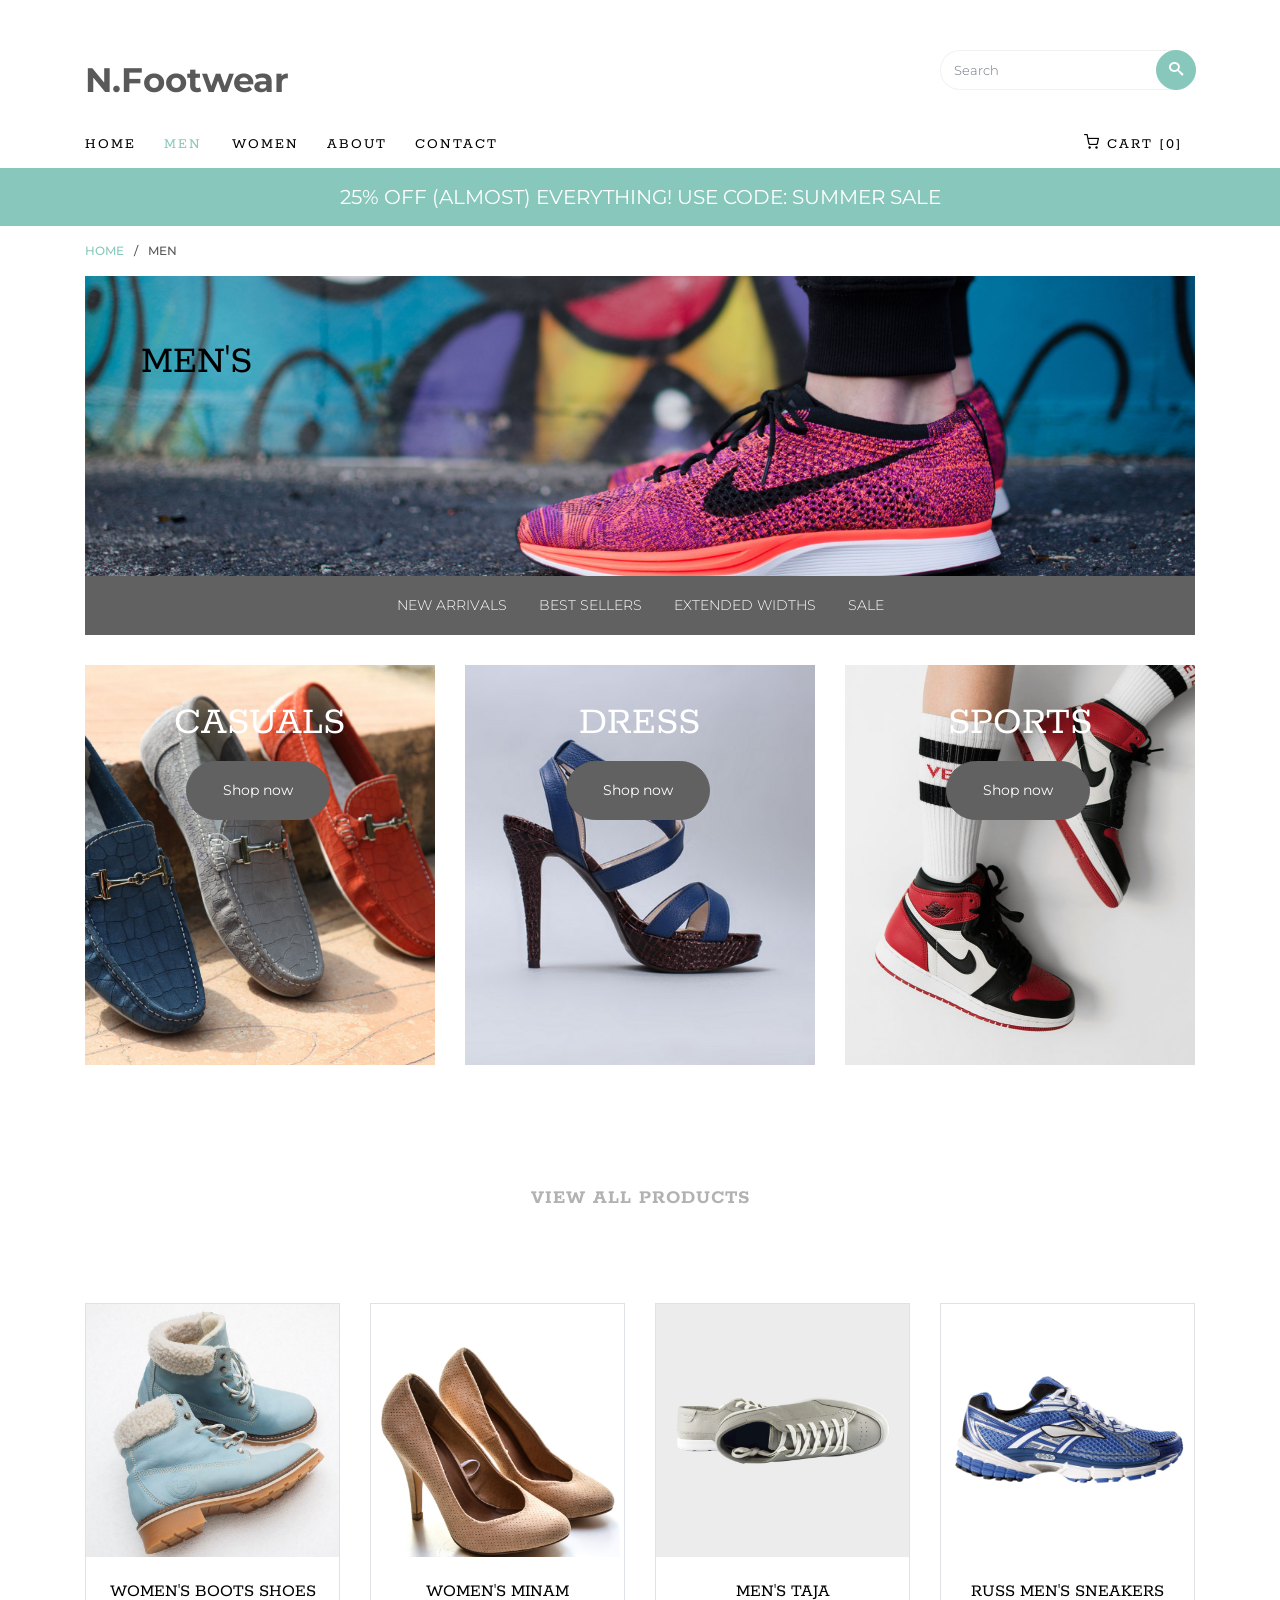
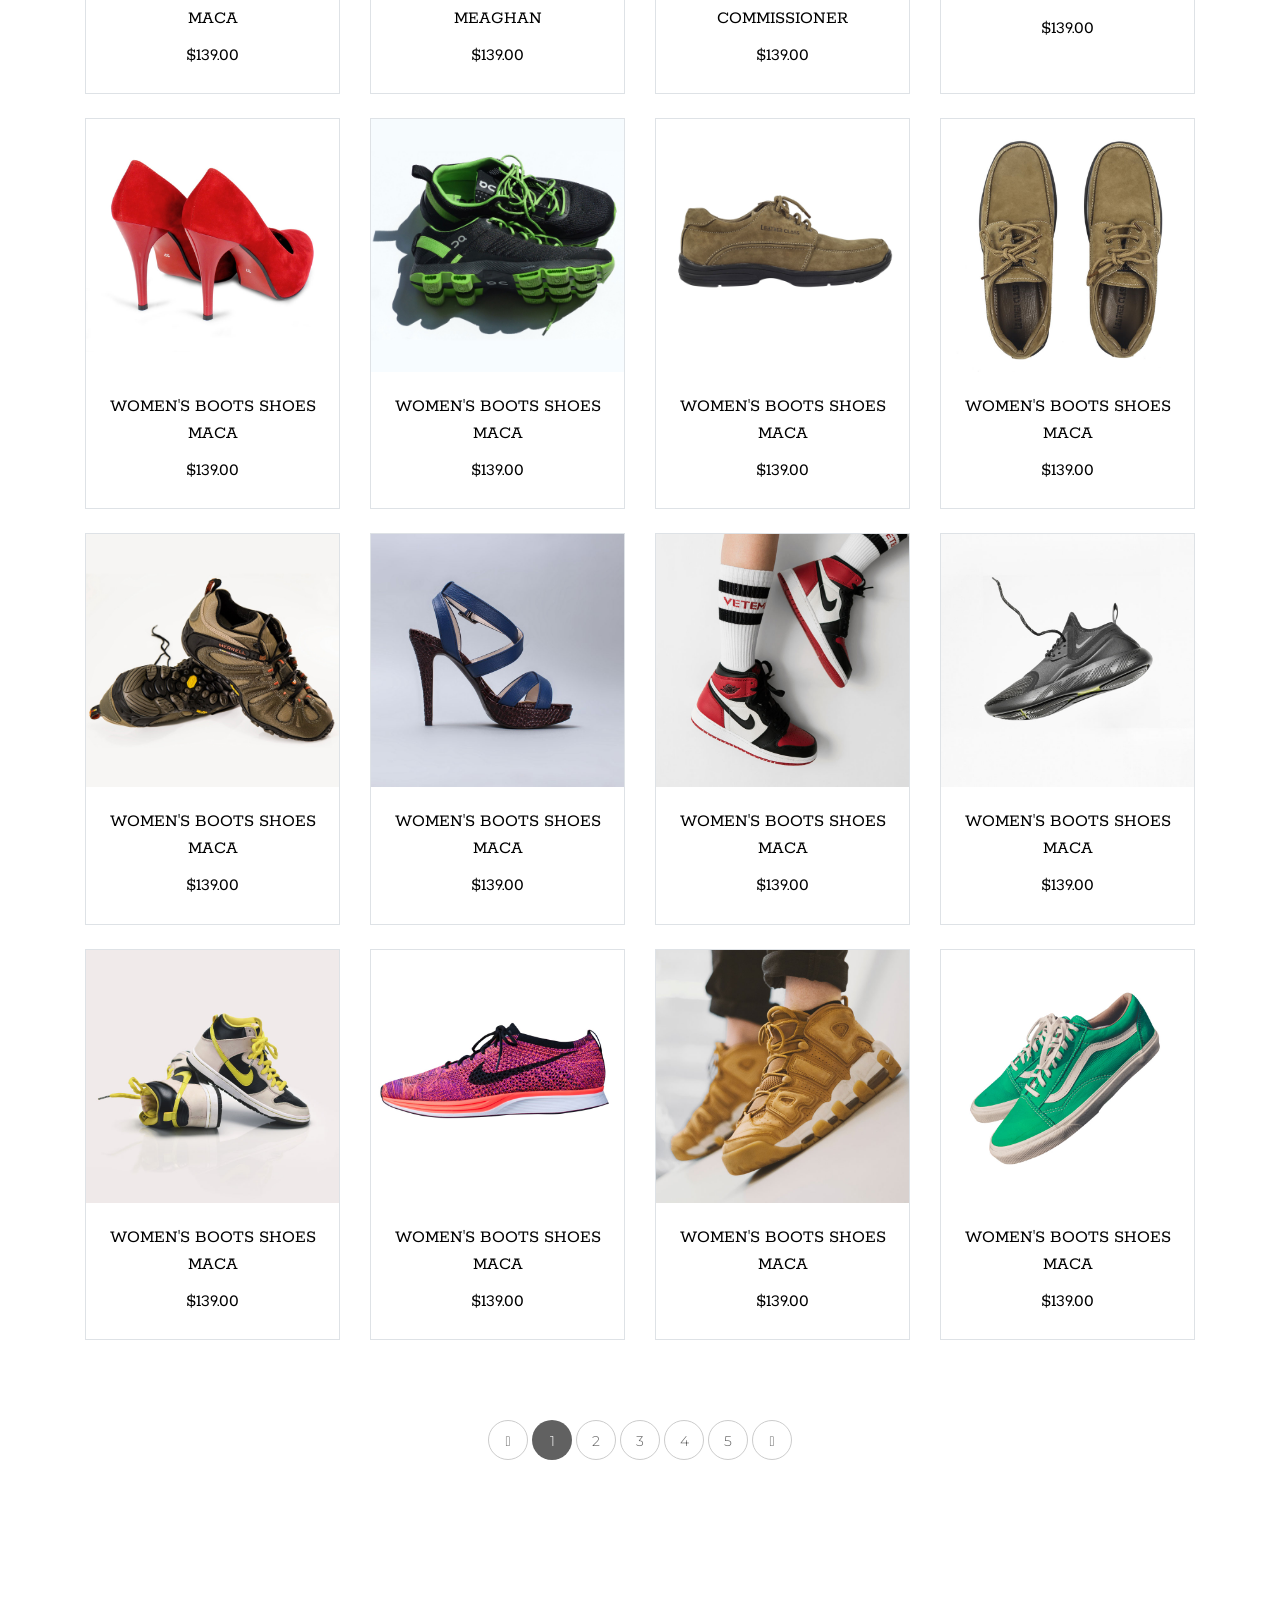
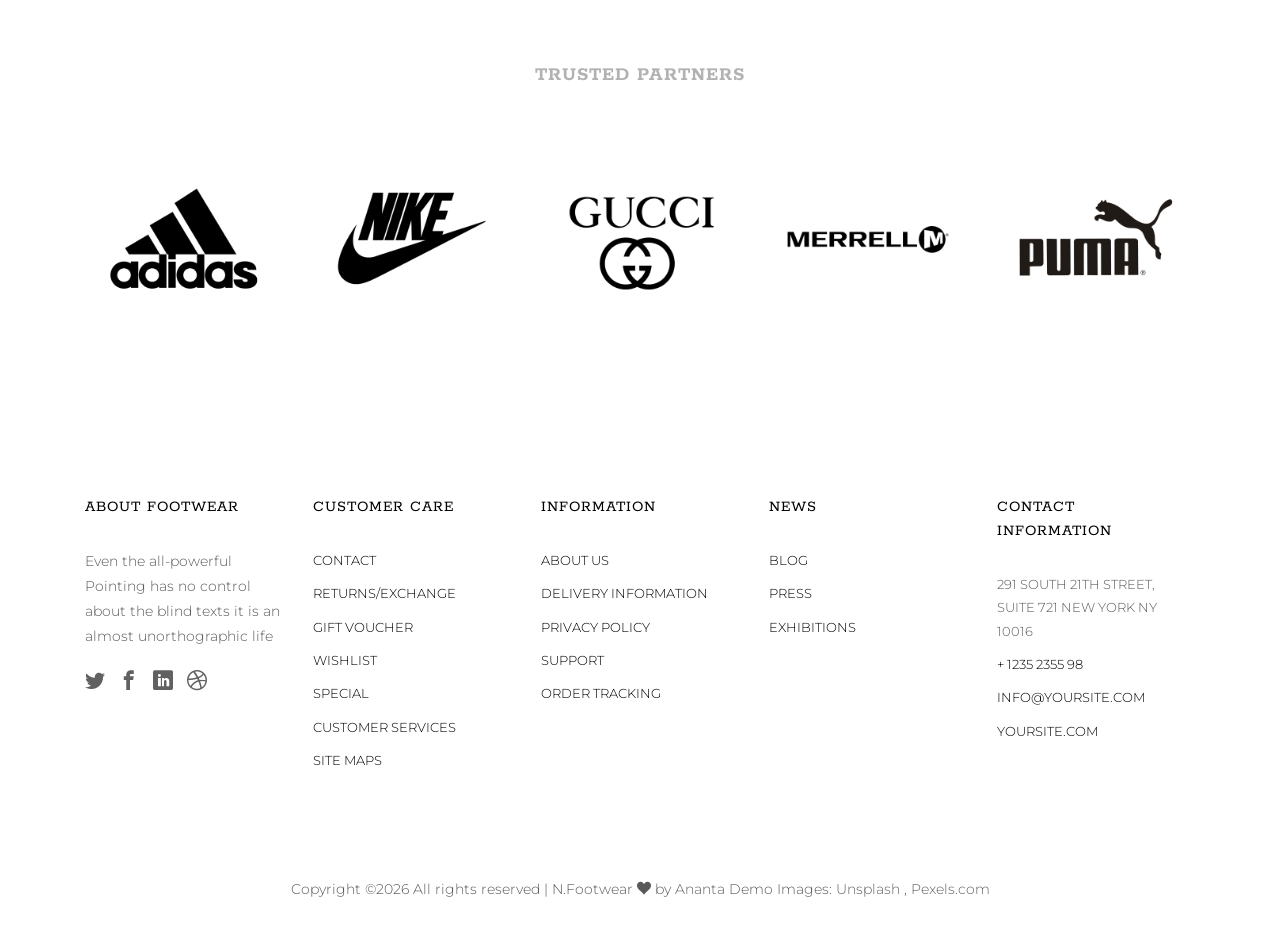
<file: men.html>
<!DOCTYPE HTML>
<html>
	<head>
	<title>Next Footwear</title>
   <meta charset="utf-8">
   <meta name="viewport" content="width=device-width, initial-scale=1, shrink-to-fit=no">

	<link href="https://fonts.googleapis.com/css?family=Montserrat:300,400,500,600,700" rel="stylesheet">
	<link href="https://fonts.googleapis.com/css?family=Rokkitt:100,300,400,700" rel="stylesheet">
	
	<!-- Animate.css -->
	<link rel="stylesheet" href="css/animate.css">
	<!-- Icomoon Icon Fonts-->
	<link rel="stylesheet" href="css/icomoon.css">
	<!-- Ion Icon Fonts-->
	<link rel="stylesheet" href="css/ionicons.min.css">
	<!-- Bootstrap  -->
	<link rel="stylesheet" href="css/bootstrap.min.css">

	<!-- Magnific Popup -->
	<link rel="stylesheet" href="css/magnific-popup.css">

	<!-- Flexslider  -->
	<link rel="stylesheet" href="css/flexslider.css">

	<!-- Owl Carousel -->
	<link rel="stylesheet" href="css/owl.carousel.min.css">
	<link rel="stylesheet" href="css/owl.theme.default.min.css">
	
	<!-- Date Picker -->
	<link rel="stylesheet" href="css/bootstrap-datepicker.css">
	<!-- Flaticons  -->
	<link rel="stylesheet" href="fonts/flaticon/font/flaticon.css">

	<!-- Theme style  -->
	<link rel="stylesheet" href="css/style.css">

	</head>
	<body>
		
	<div class="colorlib-loader"></div>

	<div id="page">
		<nav class="colorlib-nav" role="navigation">
			<div class="top-menu">
				<div class="container">
					<div class="row">
						<div class="col-sm-7 col-md-9">
							<div id="colorlib-logo"><a href="index.html">N.Footwear</a></div>
						</div>
						<div class="col-sm-5 col-md-3">
			            <form action="#" class="search-wrap">
			               <div class="form-group">
			                  <input type="search" class="form-control search" placeholder="Search">
			                  <button class="btn btn-primary submit-search text-center" type="submit"><i class="icon-search"></i></button>
			               </div>
			            </form>
			         </div>
		         </div>
					<div class="row">
						<div class="col-sm-12 text-left menu-1">
							<ul>
								<li><a href="index.html">Home</a></li>
								<li class="has-dropdown active">
									<a href="men.html">Men</a>
									<ul class="dropdown">
										<li><a href="product-detail.html">Product Detail</a></li>
										<li><a href="cart.html">Shopping Cart</a></li>
										<li><a href="checkout.html">Checkout</a></li>
										<li><a href="order-complete.html">Order Complete</a></li>
										<li><a href="add-to-wishlist.html">Wishlist</a></li>
									</ul>
								</li>
								<li><a href="women.html">Women</a></li>
								<li><a href="about.html">About</a></li>
								<li><a href="contact.html">Contact</a></li>
								<li class="cart"><a href="cart.html"><i class="icon-shopping-cart"></i> Cart [0]</a></li>
							</ul>
						</div>
					</div>
				</div>
			</div>
			<div class="sale">
				<div class="container">
					<div class="row">
						<div class="col-sm-8 offset-sm-2 text-center">
							<div class="row">
								<div class="owl-carousel2">
									<div class="item">
										<div class="col">
											<h3><a href="#">25% off (Almost) Everything! Use Code: Summer Sale</a></h3>
										</div>
									</div>
									<div class="item">
										<div class="col">
											<h3><a href="#">Our biggest sale yet 50% off all summer shoes</a></h3>
										</div>
									</div>
								</div>
							</div>
						</div>
					</div>
				</div>
			</div>
		</nav>

		<div class="breadcrumbs">
			<div class="container">
				<div class="row">
					<div class="col">
						<p class="bread"><span><a href="index.html">Home</a></span> / <span>Men</span></p>
					</div>
				</div>
			</div>
		</div>

		<div class="breadcrumbs-two">
			<div class="container">
				<div class="row">
					<div class="col">
						<div class="breadcrumbs-img" style="background-image: url(images/cover-img-1.jpg);">
							<h2>Men's</h2>
						</div>
						<div class="menu text-center">
							<p><a href="#">New Arrivals</a> <a href="#">Best Sellers</a> <a href="#">Extended Widths</a> <a href="#">Sale</a></p>
						</div>
					</div>
				</div>
			</div>
		</div>

		<div class="colorlib-featured">
			<div class="container">
				<div class="row">
					<div class="col-sm-4 text-center">
						<div class="featured">
							<div class="featured-img featured-img-2" style="background-image: url(images/men.jpg);">
								<h2>Casuals</h2>
								<p><a href="#" class="btn btn-primary btn-lg">Shop now</a></p>
							</div>
						</div>
					</div>
					<div class="col-sm-4 text-center">
						<div class="featured">
							<div class="featured-img featured-img-2" style="background-image: url(images/women.jpg);">
								<h2>Dress</h2>
								<p><a href="#" class="btn btn-primary btn-lg">Shop now</a></p>
							</div>
						</div>
					</div>
					<div class="col-sm-4 text-center">
						<div class="featured">
							<div class="featured-img featured-img-2" style="background-image: url(images/item-11.jpg);">
								<h2>Sports</h2>
								<p><a href="#" class="btn btn-primary btn-lg">Shop now</a></p>
							</div>
						</div>
					</div>
				</div>
			</div>
		</div>

		<div class="colorlib-product">
			<div class="container">
				<div class="row">
					<div class="col-sm-8 offset-sm-2 text-center colorlib-heading colorlib-heading-sm">
						<h2>View All Products</h2>
					</div>
				</div>
				<div class="row row-pb-md">
					<div class="col-md-3 col-lg-3 mb-4 text-center">
						<div class="product-entry border">
							<a href="#" class="prod-img">
								<img src="images/item-1.jpg" class="img-fluid" alt="Free html5 bootstrap 4 template">
							</a>
							<div class="desc">
								<h2><a href="#">Women's Boots Shoes Maca</a></h2>
								<span class="price">$139.00</span>
							</div>
						</div>
					</div>
					<div class="col-md-3 col-lg-3 mb-4 text-center">
						<div class="product-entry border">
							<a href="#" class="prod-img">
								<img src="images/item-2.jpg" class="img-fluid" alt="Free html5 bootstrap 4 template">
							</a>
							<div class="desc">
								<h2><a href="#">Women's Minam Meaghan</a></h2>
								<span class="price">$139.00</span>
							</div>
						</div>
					</div>
					<div class="col-md-3 col-lg-3 mb-4 text-center">
						<div class="product-entry border">
							<a href="#" class="prod-img">
								<img src="images/item-3.jpg" class="img-fluid" alt="Free html5 bootstrap 4 template">
							</a>
							<div class="desc">
								<h2><a href="#">Men's Taja Commissioner</a></h2>
								<span class="price">$139.00</span>
							</div>
						</div>
					</div>
					<div class="col-md-3 col-lg-3 mb-4 text-center">
						<div class="product-entry border">
							<a href="#" class="prod-img">
								<img src="images/item-4.jpg" class="img-fluid" alt="Free html5 bootstrap 4 template">
							</a>
							<div class="desc">
								<h2><a href="#">Russ Men's Sneakers</a></h2>
								<span class="price">$139.00</span>
							</div>
						</div>
					</div>
					<div class="w-100"></div>
					<div class="col-md-3 col-lg-3 mb-4 text-center">
						<div class="product-entry border">
							<a href="#" class="prod-img">
								<img src="images/item-5.jpg" class="img-fluid" alt="Free html5 bootstrap 4 template">
							</a>
							<div class="desc">
								<h2><a href="#">Women's Boots Shoes Maca</a></h2>
								<span class="price">$139.00</span>
							</div>
						</div>
					</div>
					<div class="col-md-3 col-lg-3 mb-4 text-center">
						<div class="product-entry border">
							<a href="#" class="prod-img">
								<img src="images/item-6.jpg" class="img-fluid" alt="Free html5 bootstrap 4 template">
							</a>
							<div class="desc">
								<h2><a href="#">Women's Boots Shoes Maca</a></h2>
								<span class="price">$139.00</span>
							</div>
						</div>
					</div>
					<div class="col-md-3 col-lg-3 mb-4 text-center">
						<div class="product-entry border">
							<a href="#" class="prod-img">
								<img src="images/item-7.jpg" class="img-fluid" alt="Free html5 bootstrap 4 template">
							</a>
							<div class="desc">
								<h2><a href="#">Women's Boots Shoes Maca</a></h2>
								<span class="price">$139.00</span>
							</div>
						</div>
					</div>
					<div class="col-md-3 col-lg-3 mb-4 text-center">
						<div class="product-entry border">
							<a href="#" class="prod-img">
								<img src="images/item-8.jpg" class="img-fluid" alt="Free html5 bootstrap 4 template">
							</a>
							<div class="desc">
								<h2><a href="#">Women's Boots Shoes Maca</a></h2>
								<span class="price">$139.00</span>
							</div>
						</div>
					</div>
					<div class="w-100"></div>
					<div class="col-md-3 col-lg-3 mb-4 text-center">
						<div class="product-entry border">
							<a href="#" class="prod-img">
								<img src="images/item-9.jpg" class="img-fluid" alt="Free html5 bootstrap 4 template">
							</a>
							<div class="desc">
								<h2><a href="#">Women's Boots Shoes Maca</a></h2>
								<span class="price">$139.00</span>
							</div>
						</div>
					</div>
					<div class="col-md-3 col-lg-3 mb-4 text-center">
						<div class="product-entry border">
							<a href="#" class="prod-img">
								<img src="images/item-10.jpg" class="img-fluid" alt="Free html5 bootstrap 4 template">
							</a>
							<div class="desc">
								<h2><a href="#">Women's Boots Shoes Maca</a></h2>
								<span class="price">$139.00</span>
							</div>
						</div>
					</div>
					<div class="col-md-3 col-lg-3 mb-4 text-center">
						<div class="product-entry border">
							<a href="#" class="prod-img">
								<img src="images/item-11.jpg" class="img-fluid" alt="Free html5 bootstrap 4 template">
							</a>
							<div class="desc">
								<h2><a href="#">Women's Boots Shoes Maca</a></h2>
								<span class="price">$139.00</span>
							</div>
						</div>
					</div>
					<div class="col-md-3 col-lg-3 mb-4 text-center">
						<div class="product-entry border">
							<a href="#" class="prod-img">
								<img src="images/item-12.jpg" class="img-fluid" alt="Free html5 bootstrap 4 template">
							</a>
							<div class="desc">
								<h2><a href="#">Women's Boots Shoes Maca</a></h2>
								<span class="price">$139.00</span>
							</div>
						</div>
					</div>
					<div class="w-100"></div>
					<div class="col-md-3 col-lg-3 mb-4 text-center">
						<div class="product-entry border">
							<a href="#" class="prod-img">
								<img src="images/item-13.jpg" class="img-fluid" alt="Free html5 bootstrap 4 template">
							</a>
							<div class="desc">
								<h2><a href="#">Women's Boots Shoes Maca</a></h2>
								<span class="price">$139.00</span>
							</div>
						</div>
					</div>
					<div class="col-md-3 col-lg-3 mb-4 text-center">
						<div class="product-entry border">
							<a href="#" class="prod-img">
								<img src="images/item-14.jpg" class="img-fluid" alt="Free html5 bootstrap 4 template">
							</a>
							<div class="desc">
								<h2><a href="#">Women's Boots Shoes Maca</a></h2>
								<span class="price">$139.00</span>
							</div>
						</div>
					</div>
					<div class="col-md-3 col-lg-3 mb-4 text-center">
						<div class="product-entry border">
							<a href="#" class="prod-img">
								<img src="images/item-15.jpg" class="img-fluid" alt="Free html5 bootstrap 4 template">
							</a>
							<div class="desc">
								<h2><a href="#">Women's Boots Shoes Maca</a></h2>
								<span class="price">$139.00</span>
							</div>
						</div>
					</div>
					<div class="col-md-3 col-lg-3 mb-4 text-center">
						<div class="product-entry border">
							<a href="#" class="prod-img">
								<img src="images/item-16.jpg" class="img-fluid" alt="Free html5 bootstrap 4 template">
							</a>
							<div class="desc">
								<h2><a href="#">Women's Boots Shoes Maca</a></h2>
								<span class="price">$139.00</span>
							</div>
						</div>
					</div>
				</div>
				<div class="row">
					<div class="col-md-12 text-center">
						<div class="block-27">
		               <ul>
			               <li><a href="#"><i class="ion-ios-arrow-back"></i></a></li>
		                  <li class="active"><span>1</span></li>
		                  <li><a href="#">2</a></li>
		                  <li><a href="#">3</a></li>
		                  <li><a href="#">4</a></li>
		                  <li><a href="#">5</a></li>
		                  <li><a href="#"><i class="ion-ios-arrow-forward"></i></a></li>
		               </ul>
		            </div>
					</div>
				</div>
			</div>
		</div>

		<div class="colorlib-partner">
			<div class="container">
				<div class="row">
					<div class="col-sm-8 offset-sm-2 text-center colorlib-heading colorlib-heading-sm">
						<h2>Trusted Partners</h2>
					</div>
				</div>
				<div class="row">
					<div class="col partner-col text-center">
						<img src="images/brand-1.jpg" class="img-fluid" alt="Free html4 bootstrap 4 template">
					</div>
					<div class="col partner-col text-center">
						<img src="images/brand-2.jpg" class="img-fluid" alt="Free html4 bootstrap 4 template">
					</div>
					<div class="col partner-col text-center">
						<img src="images/brand-3.jpg" class="img-fluid" alt="Free html4 bootstrap 4 template">
					</div>
					<div class="col partner-col text-center">
						<img src="images/brand-4.jpg" class="img-fluid" alt="Free html4 bootstrap 4 template">
					</div>
					<div class="col partner-col text-center">
						<img src="images/brand-5.jpg" class="img-fluid" alt="Free html4 bootstrap 4 template">
					</div>
				</div>
			</div>
		</div>

		<footer id="colorlib-footer" role="contentinfo">
			<div class="container">
				<div class="row row-pb-md">
					<div class="col footer-col colorlib-widget">
						<h4>About Footwear</h4>
						<p>Even the all-powerful Pointing has no control about the blind texts it is an almost unorthographic life</p>
						<p>
							<ul class="colorlib-social-icons">
								<li><a href="#"><i class="icon-twitter"></i></a></li>
								<li><a href="#"><i class="icon-facebook"></i></a></li>
								<li><a href="#"><i class="icon-linkedin"></i></a></li>
								<li><a href="#"><i class="icon-dribbble"></i></a></li>
							</ul>
						</p>
					</div>
					<div class="col footer-col colorlib-widget">
						<h4>Customer Care</h4>
						<p>
							<ul class="colorlib-footer-links">
								<li><a href="#">Contact</a></li>
								<li><a href="#">Returns/Exchange</a></li>
								<li><a href="#">Gift Voucher</a></li>
								<li><a href="#">Wishlist</a></li>
								<li><a href="#">Special</a></li>
								<li><a href="#">Customer Services</a></li>
								<li><a href="#">Site maps</a></li>
							</ul>
						</p>
					</div>
					<div class="col footer-col colorlib-widget">
						<h4>Information</h4>
						<p>
							<ul class="colorlib-footer-links">
								<li><a href="#">About us</a></li>
								<li><a href="#">Delivery Information</a></li>
								<li><a href="#">Privacy Policy</a></li>
								<li><a href="#">Support</a></li>
								<li><a href="#">Order Tracking</a></li>
							</ul>
						</p>
					</div>

					<div class="col footer-col">
						<h4>News</h4>
						<ul class="colorlib-footer-links">
							<li><a href="blog.html">Blog</a></li>
							<li><a href="#">Press</a></li>
							<li><a href="#">Exhibitions</a></li>
						</ul>
					</div>

					<div class="col footer-col">
						<h4>Contact Information</h4>
						<ul class="colorlib-footer-links">
							<li>291 South 21th Street, <br> Suite 721 New York NY 10016</li>
							<li><a href="tel://1234567920">+ 1235 2355 98</a></li>
							<li><a href="mailto:info@yoursite.com">info@yoursite.com</a></li>
							<li><a href="#">yoursite.com</a></li>
						</ul>
					</div>
				</div>
			</div>
			<div class="copy">
				<div class="row">
					<div class="col-sm-12 text-center">
						<p>
							<span>
Copyright &copy;<script>document.write(new Date().getFullYear());</script> All rights reserved | N.Footwear <i class="icon-heart" aria-hidden="true"></i> by <a href="https://colorlib.com" target="_blank">Ananta</a>
							</span> 
							<span class="block">Demo Images: <a href="http://unsplash.co/" target="_blank">Unsplash</a> , <a href="http://pexels.com/" target="_blank">Pexels.com</a></span>
						</p>
					</div>
				</div>
			</div>
		</footer>
	</div>

	<div class="gototop js-top">
		<a href="#" class="js-gotop"><i class="ion-ios-arrow-up"></i></a>
	</div>
	
	<!-- jQuery -->
	<script src="js/jquery.min.js"></script>
   <!-- popper -->
   <script src="js/popper.min.js"></script>
   <!-- bootstrap 4.1 -->
   <script src="js/bootstrap.min.js"></script>
   <!-- jQuery easing -->
   <script src="js/jquery.easing.1.3.js"></script>
	<!-- Waypoints -->
	<script src="js/jquery.waypoints.min.js"></script>
	<!-- Flexslider -->
	<script src="js/jquery.flexslider-min.js"></script>
	<!-- Owl carousel -->
	<script src="js/owl.carousel.min.js"></script>
	<!-- Magnific Popup -->
	<script src="js/jquery.magnific-popup.min.js"></script>
	<script src="js/magnific-popup-options.js"></script>
	<!-- Date Picker -->
	<script src="js/bootstrap-datepicker.js"></script>
	<!-- Stellar Parallax -->
	<script src="js/jquery.stellar.min.js"></script>
	<!-- Main -->
	<script src="js/main.js"></script>

	</body>
</html>
</file>
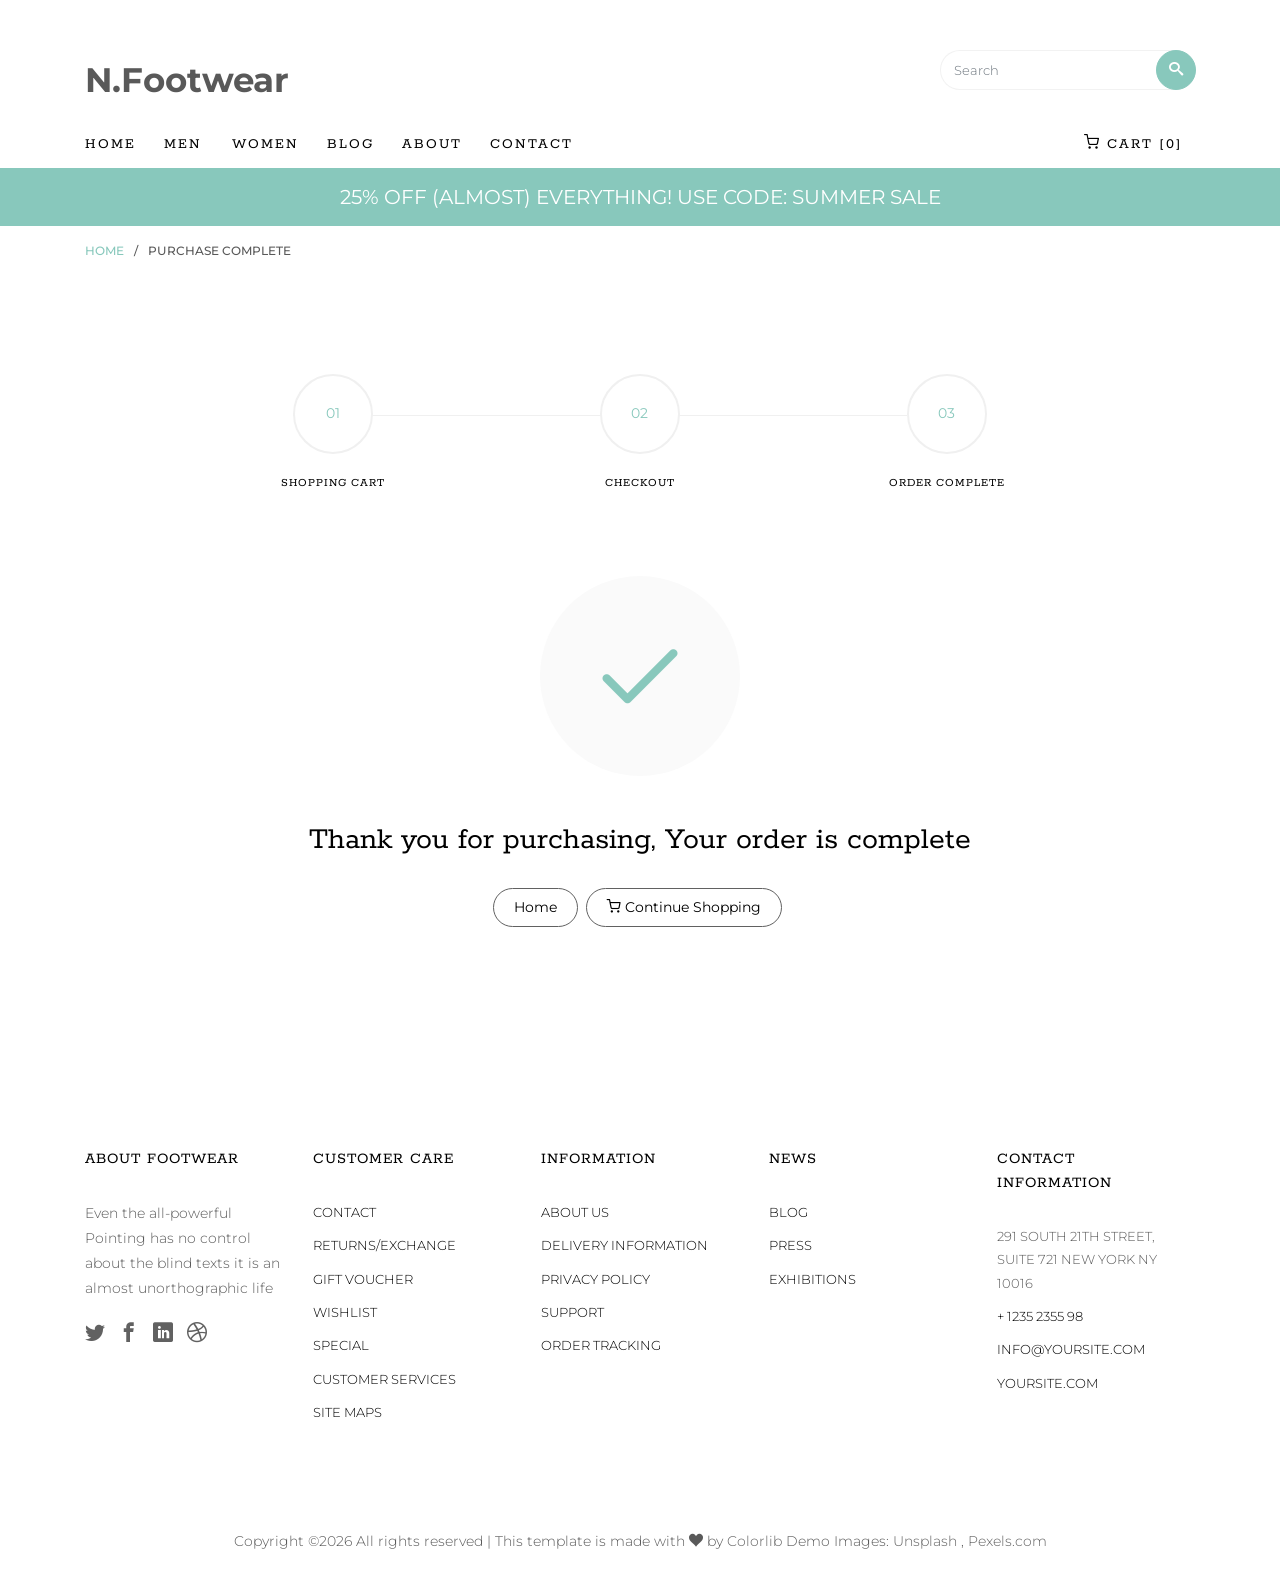
<file: order-complete.html>
<!DOCTYPE HTML>
<html>
	<head>
	<title>Next Footwear</title>
   <meta charset="utf-8">
   <meta name="viewport" content="width=device-width, initial-scale=1, shrink-to-fit=no">

	<link href="https://fonts.googleapis.com/css?family=Montserrat:300,400,500,600,700" rel="stylesheet">
	<link href="https://fonts.googleapis.com/css?family=Rokkitt:100,300,400,700" rel="stylesheet">
	
	<!-- Animate.css -->
	<link rel="stylesheet" href="css/animate.css">
	<!-- Icomoon Icon Fonts-->
	<link rel="stylesheet" href="css/icomoon.css">
	<!-- Ion Icon Fonts-->
	<link rel="stylesheet" href="css/ionicons.min.css">
	<!-- Bootstrap  -->
	<link rel="stylesheet" href="css/bootstrap.min.css">

	<!-- Magnific Popup -->
	<link rel="stylesheet" href="css/magnific-popup.css">

	<!-- Flexslider  -->
	<link rel="stylesheet" href="css/flexslider.css">

	<!-- Owl Carousel -->
	<link rel="stylesheet" href="css/owl.carousel.min.css">
	<link rel="stylesheet" href="css/owl.theme.default.min.css">
	
	<!-- Date Picker -->
	<link rel="stylesheet" href="css/bootstrap-datepicker.css">
	<!-- Flaticons  -->
	<link rel="stylesheet" href="fonts/flaticon/font/flaticon.css">

	<!-- Theme style  -->
	<link rel="stylesheet" href="css/style.css">

	</head>
	<body>
		
	<div class="colorlib-loader"></div>

	<div id="page">
		<nav class="colorlib-nav" role="navigation">
			<div class="top-menu">
				<div class="container">
					<div class="row">
						<div class="col-sm-7 col-md-9">
							<div id="colorlib-logo"><a href="index.html">N.Footwear</a></div>
						</div>
						<div class="col-sm-5 col-md-3">
			            <form action="#" class="search-wrap">
			               <div class="form-group">
			                  <input type="search" class="form-control search" placeholder="Search">
			                  <button class="btn btn-primary submit-search text-center" type="submit"><i class="icon-search"></i></button>
			               </div>
			            </form>
			         </div>
		         </div>
					<div class="row">
						<div class="col-sm-12 text-left menu-1">
							<ul>
								<li><a href="index.html">Home</a></li>
								<li class="has-dropdown">
									<a href="men.html">Men</a>
									<ul class="dropdown active">
										<li><a href="product-detail.html">Product Detail</a></li>
										<li><a href="cart.html">Shopping Cart</a></li>
										<li><a href="checkout.html">Checkout</a></li>
										<li><a href="order-complete.html">Order Complete</a></li>
										<li><a href="add-to-wishlist.html">Wishlist</a></li>
									</ul>
								</li>
								<li><a href="women.html">Women</a></li>
								<li><a href="blog.html">Blog</a></li>
								<li><a href="about.html">About</a></li>
								<li><a href="contact.html">Contact</a></li>
								<li class="cart"><a href="cart.html"><i class="icon-shopping-cart"></i> Cart [0]</a></li>
							</ul>
						</div>
					</div>
				</div>
			</div>
			<div class="sale">
				<div class="container">
					<div class="row">
						<div class="col-sm-8 offset-sm-2 text-center">
							<div class="row">
								<div class="owl-carousel2">
									<div class="item">
										<div class="col">
											<h3><a href="#">25% off (Almost) Everything! Use Code: Summer Sale</a></h3>
										</div>
									</div>
									<div class="item">
										<div class="col">
											<h3><a href="#">Our biggest sale yet 50% off all summer shoes</a></h3>
										</div>
									</div>
								</div>
							</div>
						</div>
					</div>
				</div>
			</div>
		</nav>

		<div class="breadcrumbs">
			<div class="container">
				<div class="row">
					<div class="col">
						<p class="bread"><span><a href="index.html">Home</a></span> / <span>Purchase Complete</span></p>
					</div>
				</div>
			</div>
		</div>


		<div class="colorlib-product">
			<div class="container">
				<div class="row row-pb-lg">
					<div class="col-sm-10 offset-md-1">
						<div class="process-wrap">
							<div class="process text-center active">
								<p><span>01</span></p>
								<h3>Shopping Cart</h3>
							</div>
							<div class="process text-center active">
								<p><span>02</span></p>
								<h3>Checkout</h3>
							</div>
							<div class="process text-center active">
								<p><span>03</span></p>
								<h3>Order Complete</h3>
							</div>
						</div>
					</div>
				</div>
				<div class="row">
					<div class="col-sm-10 offset-sm-1 text-center">
						<p class="icon-addcart"><span><i class="icon-check"></i></span></p>
						<h2 class="mb-4">Thank you for purchasing, Your order is complete</h2>
						<p>
							<a href="index.html"class="btn btn-primary btn-outline-primary">Home</a>
							<a href="shop.html"class="btn btn-primary btn-outline-primary"><i class="icon-shopping-cart"></i> Continue Shopping</a>
						</p>
					</div>
				</div>
			</div>
		</div>

		<footer id="colorlib-footer" role="contentinfo">
			<div class="container">
				<div class="row row-pb-md">
					<div class="col footer-col colorlib-widget">
						<h4>About Footwear</h4>
						<p>Even the all-powerful Pointing has no control about the blind texts it is an almost unorthographic life</p>
						<p>
							<ul class="colorlib-social-icons">
								<li><a href="#"><i class="icon-twitter"></i></a></li>
								<li><a href="#"><i class="icon-facebook"></i></a></li>
								<li><a href="#"><i class="icon-linkedin"></i></a></li>
								<li><a href="#"><i class="icon-dribbble"></i></a></li>
							</ul>
						</p>
					</div>
					<div class="col footer-col colorlib-widget">
						<h4>Customer Care</h4>
						<p>
							<ul class="colorlib-footer-links">
								<li><a href="#">Contact</a></li>
								<li><a href="#">Returns/Exchange</a></li>
								<li><a href="#">Gift Voucher</a></li>
								<li><a href="#">Wishlist</a></li>
								<li><a href="#">Special</a></li>
								<li><a href="#">Customer Services</a></li>
								<li><a href="#">Site maps</a></li>
							</ul>
						</p>
					</div>
					<div class="col footer-col colorlib-widget">
						<h4>Information</h4>
						<p>
							<ul class="colorlib-footer-links">
								<li><a href="#">About us</a></li>
								<li><a href="#">Delivery Information</a></li>
								<li><a href="#">Privacy Policy</a></li>
								<li><a href="#">Support</a></li>
								<li><a href="#">Order Tracking</a></li>
							</ul>
						</p>
					</div>

					<div class="col footer-col">
						<h4>News</h4>
						<ul class="colorlib-footer-links">
							<li><a href="blog.html">Blog</a></li>
							<li><a href="#">Press</a></li>
							<li><a href="#">Exhibitions</a></li>
						</ul>
					</div>

					<div class="col footer-col">
						<h4>Contact Information</h4>
						<ul class="colorlib-footer-links">
							<li>291 South 21th Street, <br> Suite 721 New York NY 10016</li>
							<li><a href="tel://1234567920">+ 1235 2355 98</a></li>
							<li><a href="mailto:info@yoursite.com">info@yoursite.com</a></li>
							<li><a href="#">yoursite.com</a></li>
						</ul>
					</div>
				</div>
			</div>
			<div class="copy">
				<div class="row">
					<div class="col-sm-12 text-center">
						<p>
							<span>
Copyright &copy;<script>document.write(new Date().getFullYear());</script> All rights reserved | This template is made with <i class="icon-heart" aria-hidden="true"></i> by <a href="https://colorlib.com" target="_blank">Colorlib</a>
							</span> 
							<span class="block">Demo Images: <a href="http://unsplash.co/" target="_blank">Unsplash</a> , <a href="http://pexels.com/" target="_blank">Pexels.com</a></span>
						</p>
					</div>
				</div>
			</div>
		</footer>
	</div>

	<div class="gototop js-top">
		<a href="#" class="js-gotop"><i class="ion-ios-arrow-up"></i></a>
	</div>
	
	<!-- jQuery -->
	<script src="js/jquery.min.js"></script>
   <!-- popper -->
   <script src="js/popper.min.js"></script>
   <!-- bootstrap 4.1 -->
   <script src="js/bootstrap.min.js"></script>
   <!-- jQuery easing -->
   <script src="js/jquery.easing.1.3.js"></script>
	<!-- Waypoints -->
	<script src="js/jquery.waypoints.min.js"></script>
	<!-- Flexslider -->
	<script src="js/jquery.flexslider-min.js"></script>
	<!-- Owl carousel -->
	<script src="js/owl.carousel.min.js"></script>
	<!-- Magnific Popup -->
	<script src="js/jquery.magnific-popup.min.js"></script>
	<script src="js/magnific-popup-options.js"></script>
	<!-- Date Picker -->
	<script src="js/bootstrap-datepicker.js"></script>
	<!-- Stellar Parallax -->
	<script src="js/jquery.stellar.min.js"></script>
	<!-- Main -->
	<script src="js/main.js"></script>

	</body>
</html>
</file>
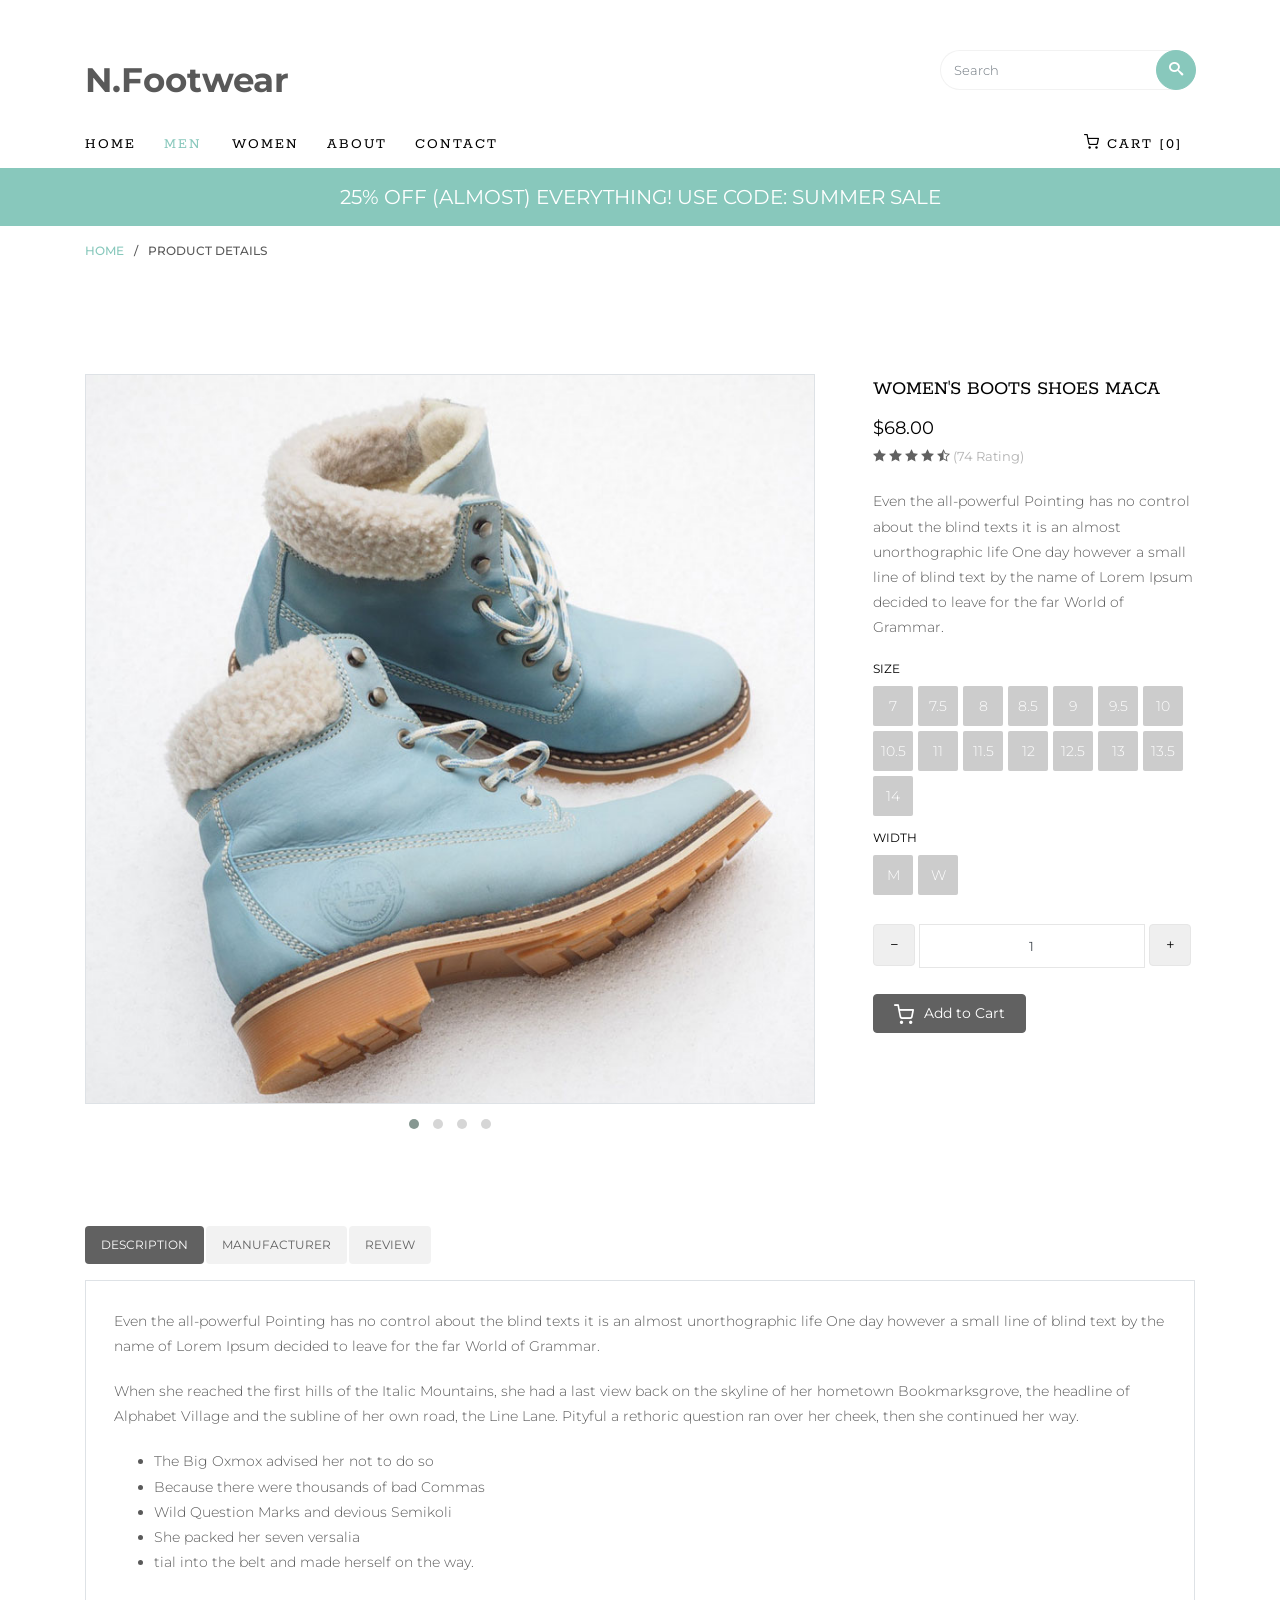
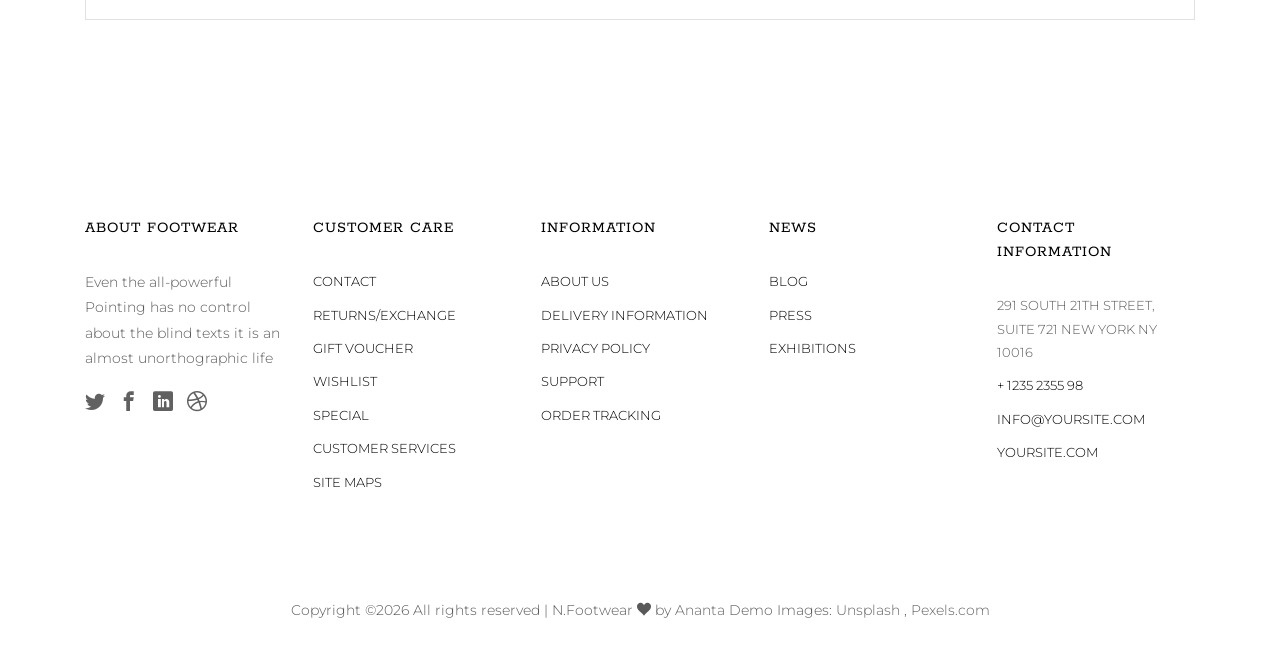
<file: product-detail.html>
<!DOCTYPE HTML>
<html>
	<head>
	<title>Next Footwear</title>
   <meta charset="utf-8">
   <meta name="viewport" content="width=device-width, initial-scale=1, shrink-to-fit=no">

	<link href="https://fonts.googleapis.com/css?family=Montserrat:300,400,500,600,700" rel="stylesheet">
	<link href="https://fonts.googleapis.com/css?family=Rokkitt:100,300,400,700" rel="stylesheet">
	
	<!-- Animate.css -->
	<link rel="stylesheet" href="css/animate.css">
	<!-- Icomoon Icon Fonts-->
	<link rel="stylesheet" href="css/icomoon.css">
	<!-- Ion Icon Fonts-->
	<link rel="stylesheet" href="css/ionicons.min.css">
	<!-- Bootstrap  -->
	<link rel="stylesheet" href="css/bootstrap.min.css">

	<!-- Magnific Popup -->
	<link rel="stylesheet" href="css/magnific-popup.css">

	<!-- Flexslider  -->
	<link rel="stylesheet" href="css/flexslider.css">

	<!-- Owl Carousel -->
	<link rel="stylesheet" href="css/owl.carousel.min.css">
	<link rel="stylesheet" href="css/owl.theme.default.min.css">
	
	<!-- Date Picker -->
	<link rel="stylesheet" href="css/bootstrap-datepicker.css">
	<!-- Flaticons  -->
	<link rel="stylesheet" href="fonts/flaticon/font/flaticon.css">

	<!-- Theme style  -->
	<link rel="stylesheet" href="css/style.css">

	</head>
	<body>
		
	<div class="colorlib-loader"></div>

	<div id="page">
		<nav class="colorlib-nav" role="navigation">
			<div class="top-menu">
				<div class="container">
					<div class="row">
						<div class="col-sm-7 col-md-9">
							<div id="colorlib-logo"><a href="index.html">N.Footwear</a></div>
						</div>
						<div class="col-sm-5 col-md-3">
			            <form action="#" class="search-wrap">
			               <div class="form-group">
			                  <input type="search" class="form-control search" placeholder="Search">
			                  <button class="btn btn-primary submit-search text-center" type="submit"><i class="icon-search"></i></button>
			               </div>
			            </form>
			         </div>
		         </div>
					<div class="row">
						<div class="col-sm-12 text-left menu-1">
							<ul>
								<li><a href="index.html">Home</a></li>
								<li class="has-dropdown active">
									<a href="men.html">Men</a>
									<ul class="dropdown">
										<li><a href="product-detail.html">Product Detail</a></li>
										<li><a href="cart.html">Shopping Cart</a></li>
										<li><a href="checkout.html">Checkout</a></li>
										<li><a href="order-complete.html">Order Complete</a></li>
										<li><a href="add-to-wishlist.html">Wishlist</a></li>
									</ul>
								</li>
								<li><a href="women.html">Women</a></li>
								<li><a href="about.html">About</a></li>
								<li><a href="contact.html">Contact</a></li>
								<li class="cart"><a href="cart.html"><i class="icon-shopping-cart"></i> Cart [0]</a></li>
							</ul>
						</div>
					</div>
				</div>
			</div>
			<div class="sale">
				<div class="container">
					<div class="row">
						<div class="col-sm-8 offset-sm-2 text-center">
							<div class="row">
								<div class="owl-carousel2">
									<div class="item">
										<div class="col">
											<h3><a href="#">25% off (Almost) Everything! Use Code: Summer Sale</a></h3>
										</div>
									</div>
									<div class="item">
										<div class="col">
											<h3><a href="#">Our biggest sale yet 50% off all summer shoes</a></h3>
										</div>
									</div>
								</div>
							</div>
						</div>
					</div>
				</div>
			</div>
		</nav>

		<div class="breadcrumbs">
			<div class="container">
				<div class="row">
					<div class="col">
						<p class="bread"><span><a href="index.html">Home</a></span> / <span>Product Details</span></p>
					</div>
				</div>
			</div>
		</div>


		<div class="colorlib-product">
			<div class="container">
				<div class="row row-pb-lg product-detail-wrap">
					<div class="col-sm-8">
						<div class="owl-carousel">
							<div class="item">
								<div class="product-entry border">
									<a href="#" class="prod-img">
										<img src="images/item-1.jpg" class="img-fluid" alt="Free html5 bootstrap 4 template">
									</a>
								</div>
							</div>
							<div class="item">
								<div class="product-entry border">
									<a href="#" class="prod-img">
										<img src="images/item-2.jpg" class="img-fluid" alt="Free html5 bootstrap 4 template">
									</a>
								</div>
							</div>
							<div class="item">
								<div class="product-entry border">
									<a href="#" class="prod-img">
										<img src="images/item-3.jpg" class="img-fluid" alt="Free html5 bootstrap 4 template">
									</a>
								</div>
							</div>
							<div class="item">
								<div class="product-entry border">
									<a href="#" class="prod-img">
										<img src="images/item-4.jpg" class="img-fluid" alt="Free html5 bootstrap 4 template">
									</a>
								</div>
							</div>
						</div>
					</div>
					<div class="col-sm-4">
						<div class="product-desc">
							<h3>Women's Boots Shoes Maca</h3>
							<p class="price">
								<span>$68.00</span> 
								<span class="rate">
									<i class="icon-star-full"></i>
									<i class="icon-star-full"></i>
									<i class="icon-star-full"></i>
									<i class="icon-star-full"></i>
									<i class="icon-star-half"></i>
									(74 Rating)
								</span>
							</p>
							<p>Even the all-powerful Pointing has no control about the blind texts it is an almost unorthographic life One day however a small line of blind text by the name of Lorem Ipsum decided to leave for the far World of Grammar.</p>
							<div class="size-wrap">
								<div class="block-26 mb-2">
									<h4>Size</h4>
				               <ul>
				                  <li><a href="#">7</a></li>
				                  <li><a href="#">7.5</a></li>
				                  <li><a href="#">8</a></li>
				                  <li><a href="#">8.5</a></li>
				                  <li><a href="#">9</a></li>
				                  <li><a href="#">9.5</a></li>
				                  <li><a href="#">10</a></li>
				                  <li><a href="#">10.5</a></li>
				                  <li><a href="#">11</a></li>
				                  <li><a href="#">11.5</a></li>
				                  <li><a href="#">12</a></li>
				                  <li><a href="#">12.5</a></li>
				                  <li><a href="#">13</a></li>
				                  <li><a href="#">13.5</a></li>
				                  <li><a href="#">14</a></li>
				               </ul>
				            </div>
				            <div class="block-26 mb-4">
									<h4>Width</h4>
				               <ul>
				                  <li><a href="#">M</a></li>
				                  <li><a href="#">W</a></li>
				               </ul>
				            </div>
							</div>
                     <div class="input-group mb-4">
                     	<span class="input-group-btn">
                        	<button type="button" class="quantity-left-minus btn"  data-type="minus" data-field="">
                           <i class="icon-minus2"></i>
                        	</button>
                    		</span>
                     	<input type="text" id="quantity" name="quantity" class="form-control input-number" value="1" min="1" max="100">
                     	<span class="input-group-btn ml-1">
                        	<button type="button" class="quantity-right-plus btn" data-type="plus" data-field="">
                             <i class="icon-plus2"></i>
                         </button>
                     	</span>
                  	</div>
                  	<div class="row">
	                  	<div class="col-sm-12 text-center">
									<p class="addtocart"><a href="cart.html" class="btn btn-primary btn-addtocart"><i class="icon-shopping-cart"></i> Add to Cart</a></p>
								</div>
							</div>
						</div>
					</div>
				</div>

				<div class="row">
					<div class="col-sm-12">
						<div class="row">
							<div class="col-md-12 pills">
								<div class="bd-example bd-example-tabs">
								  <ul class="nav nav-pills mb-3" id="pills-tab" role="tablist">

								    <li class="nav-item">
								      <a class="nav-link active" id="pills-description-tab" data-toggle="pill" href="#pills-description" role="tab" aria-controls="pills-description" aria-expanded="true">Description</a>
								    </li>
								    <li class="nav-item">
								      <a class="nav-link" id="pills-manufacturer-tab" data-toggle="pill" href="#pills-manufacturer" role="tab" aria-controls="pills-manufacturer" aria-expanded="true">Manufacturer</a>
								    </li>
								    <li class="nav-item">
								      <a class="nav-link" id="pills-review-tab" data-toggle="pill" href="#pills-review" role="tab" aria-controls="pills-review" aria-expanded="true">Review</a>
								    </li>
								  </ul>

								  <div class="tab-content" id="pills-tabContent">
								    <div class="tab-pane border fade show active" id="pills-description" role="tabpanel" aria-labelledby="pills-description-tab">
								      <p>Even the all-powerful Pointing has no control about the blind texts it is an almost unorthographic life One day however a small line of blind text by the name of Lorem Ipsum decided to leave for the far World of Grammar.</p>
										<p>When she reached the first hills of the Italic Mountains, she had a last view back on the skyline of her hometown Bookmarksgrove, the headline of Alphabet Village and the subline of her own road, the Line Lane. Pityful a rethoric question ran over her cheek, then she continued her way.</p>
										<ul>
											<li>The Big Oxmox advised her not to do so</li>
											<li>Because there were thousands of bad Commas</li>
											<li>Wild Question Marks and devious Semikoli</li>
											<li>She packed her seven versalia</li>
											<li>tial into the belt and made herself on the way.</li>
										</ul>
								    </div>

								    <div class="tab-pane border fade" id="pills-manufacturer" role="tabpanel" aria-labelledby="pills-manufacturer-tab">
								      <p>Even the all-powerful Pointing has no control about the blind texts it is an almost unorthographic life One day however a small line of blind text by the name of Lorem Ipsum decided to leave for the far World of Grammar.</p>
										<p>When she reached the first hills of the Italic Mountains, she had a last view back on the skyline of her hometown Bookmarksgrove, the headline of Alphabet Village and the subline of her own road, the Line Lane. Pityful a rethoric question ran over her cheek, then she continued her way.</p>
								    </div>

								    <div class="tab-pane border fade" id="pills-review" role="tabpanel" aria-labelledby="pills-review-tab">
								      <div class="row">
								   		<div class="col-md-8">
								   			<h3 class="head">23 Reviews</h3>
								   			<div class="review">
										   		<div class="user-img" style="background-image: url(images/person1.jpg)"></div>
										   		<div class="desc">
										   			<h4>
										   				<span class="text-left">Jacob Webb</span>
										   				<span class="text-right">14 March 2018</span>
										   			</h4>
										   			<p class="star">
										   				<span>
										   					<i class="icon-star-full"></i>
										   					<i class="icon-star-full"></i>
										   					<i class="icon-star-full"></i>
										   					<i class="icon-star-half"></i>
										   					<i class="icon-star-empty"></i>
									   					</span>
									   					<span class="text-right"><a href="#" class="reply"><i class="icon-reply"></i></a></span>
										   			</p>
										   			<p>When she reached the first hills of the Italic Mountains, she had a last view back on the skyline of her hometown Bookmarksgrov</p>
										   		</div>
										   	</div>
										   	<div class="review">
										   		<div class="user-img" style="background-image: url(images/person2.jpg)"></div>
										   		<div class="desc">
										   			<h4>
										   				<span class="text-left">Jacob Webb</span>
										   				<span class="text-right">14 March 2018</span>
										   			</h4>
										   			<p class="star">
										   				<span>
										   					<i class="icon-star-full"></i>
										   					<i class="icon-star-full"></i>
										   					<i class="icon-star-full"></i>
										   					<i class="icon-star-half"></i>
										   					<i class="icon-star-empty"></i>
									   					</span>
									   					<span class="text-right"><a href="#" class="reply"><i class="icon-reply"></i></a></span>
										   			</p>
										   			<p>When she reached the first hills of the Italic Mountains, she had a last view back on the skyline of her hometown Bookmarksgrov</p>
										   		</div>
										   	</div>
										   	<div class="review">
										   		<div class="user-img" style="background-image: url(images/person3.jpg)"></div>
										   		<div class="desc">
										   			<h4>
										   				<span class="text-left">Jacob Webb</span>
										   				<span class="text-right">14 March 2018</span>
										   			</h4>
										   			<p class="star">
										   				<span>
										   					<i class="icon-star-full"></i>
										   					<i class="icon-star-full"></i>
										   					<i class="icon-star-full"></i>
										   					<i class="icon-star-half"></i>
										   					<i class="icon-star-empty"></i>
									   					</span>
									   					<span class="text-right"><a href="#" class="reply"><i class="icon-reply"></i></a></span>
										   			</p>
										   			<p>When she reached the first hills of the Italic Mountains, she had a last view back on the skyline of her hometown Bookmarksgrov</p>
										   		</div>
										   	</div>
								   		</div>
								   		<div class="col-md-4">
								   			<div class="rating-wrap">
									   			<h3 class="head">Give a Review</h3>
									   			<div class="wrap">
										   			<p class="star">
										   				<span>
										   					<i class="icon-star-full"></i>
										   					<i class="icon-star-full"></i>
										   					<i class="icon-star-full"></i>
										   					<i class="icon-star-full"></i>
										   					<i class="icon-star-full"></i>
										   					(98%)
									   					</span>
									   					<span>20 Reviews</span>
										   			</p>
										   			<p class="star">
										   				<span>
										   					<i class="icon-star-full"></i>
										   					<i class="icon-star-full"></i>
										   					<i class="icon-star-full"></i>
										   					<i class="icon-star-full"></i>
										   					<i class="icon-star-empty"></i>
										   					(85%)
									   					</span>
									   					<span>10 Reviews</span>
										   			</p>
										   			<p class="star">
										   				<span>
										   					<i class="icon-star-full"></i>
										   					<i class="icon-star-full"></i>
										   					<i class="icon-star-full"></i>
										   					<i class="icon-star-empty"></i>
										   					<i class="icon-star-empty"></i>
										   					(70%)
									   					</span>
									   					<span>5 Reviews</span>
										   			</p>
										   			<p class="star">
										   				<span>
										   					<i class="icon-star-full"></i>
										   					<i class="icon-star-full"></i>
										   					<i class="icon-star-empty"></i>
										   					<i class="icon-star-empty"></i>
										   					<i class="icon-star-empty"></i>
										   					(10%)
									   					</span>
									   					<span>0 Reviews</span>
										   			</p>
										   			<p class="star">
										   				<span>
										   					<i class="icon-star-full"></i>
										   					<i class="icon-star-empty"></i>
										   					<i class="icon-star-empty"></i>
										   					<i class="icon-star-empty"></i>
										   					<i class="icon-star-empty"></i>
										   					(0%)
									   					</span>
									   					<span>0 Reviews</span>
										   			</p>
										   		</div>
									   		</div>
								   		</div>
								   	</div>
								    </div>
								  </div>
								</div>
				         </div>
						</div>
					</div>
				</div>
			</div>
		</div>

		<footer id="colorlib-footer" role="contentinfo">
			<div class="container">
				<div class="row row-pb-md">
					<div class="col footer-col colorlib-widget">
						<h4>About Footwear</h4>
						<p>Even the all-powerful Pointing has no control about the blind texts it is an almost unorthographic life</p>
						<p>
							<ul class="colorlib-social-icons">
								<li><a href="#"><i class="icon-twitter"></i></a></li>
								<li><a href="#"><i class="icon-facebook"></i></a></li>
								<li><a href="#"><i class="icon-linkedin"></i></a></li>
								<li><a href="#"><i class="icon-dribbble"></i></a></li>
							</ul>
						</p>
					</div>
					<div class="col footer-col colorlib-widget">
						<h4>Customer Care</h4>
						<p>
							<ul class="colorlib-footer-links">
								<li><a href="#">Contact</a></li>
								<li><a href="#">Returns/Exchange</a></li>
								<li><a href="#">Gift Voucher</a></li>
								<li><a href="#">Wishlist</a></li>
								<li><a href="#">Special</a></li>
								<li><a href="#">Customer Services</a></li>
								<li><a href="#">Site maps</a></li>
							</ul>
						</p>
					</div>
					<div class="col footer-col colorlib-widget">
						<h4>Information</h4>
						<p>
							<ul class="colorlib-footer-links">
								<li><a href="#">About us</a></li>
								<li><a href="#">Delivery Information</a></li>
								<li><a href="#">Privacy Policy</a></li>
								<li><a href="#">Support</a></li>
								<li><a href="#">Order Tracking</a></li>
							</ul>
						</p>
					</div>

					<div class="col footer-col">
						<h4>News</h4>
						<ul class="colorlib-footer-links">
							<li><a href="blog.html">Blog</a></li>
							<li><a href="#">Press</a></li>
							<li><a href="#">Exhibitions</a></li>
						</ul>
					</div>

					<div class="col footer-col">
						<h4>Contact Information</h4>
						<ul class="colorlib-footer-links">
							<li>291 South 21th Street, <br> Suite 721 New York NY 10016</li>
							<li><a href="tel://1234567920">+ 1235 2355 98</a></li>
							<li><a href="mailto:info@yoursite.com">info@yoursite.com</a></li>
							<li><a href="#">yoursite.com</a></li>
						</ul>
					</div>
				</div>
			</div>
			<div class="copy">
				<div class="row">
					<div class="col-sm-12 text-center">
						<p>
							<span>
Copyright &copy;<script>document.write(new Date().getFullYear());</script> All rights reserved | N.Footwear <i class="icon-heart" aria-hidden="true"></i> by <a href="https://colorlib.com" target="_blank">Ananta</a>
<!-- Link back to Colorlib can't be removed. Template is licensed under CC BY 3.0. --></span> 
							<span class="block">Demo Images: <a href="http://unsplash.co/" target="_blank">Unsplash</a> , <a href="http://pexels.com/" target="_blank">Pexels.com</a></span>
						</p>
					</div>
				</div>
			</div>
		</footer>
	</div>

	<div class="gototop js-top">
		<a href="#" class="js-gotop"><i class="ion-ios-arrow-up"></i></a>
	</div>
	
	<!-- jQuery -->
	<script src="js/jquery.min.js"></script>
   <!-- popper -->
   <script src="js/popper.min.js"></script>
   <!-- bootstrap 4.1 -->
   <script src="js/bootstrap.min.js"></script>
   <!-- jQuery easing -->
   <script src="js/jquery.easing.1.3.js"></script>
	<!-- Waypoints -->
	<script src="js/jquery.waypoints.min.js"></script>
	<!-- Flexslider -->
	<script src="js/jquery.flexslider-min.js"></script>
	<!-- Owl carousel -->
	<script src="js/owl.carousel.min.js"></script>
	<!-- Magnific Popup -->
	<script src="js/jquery.magnific-popup.min.js"></script>
	<script src="js/magnific-popup-options.js"></script>
	<!-- Date Picker -->
	<script src="js/bootstrap-datepicker.js"></script>
	<!-- Stellar Parallax -->
	<script src="js/jquery.stellar.min.js"></script>
	<!-- Main -->
	<script src="js/main.js"></script>

	<script>
		$(document).ready(function(){

		var quantitiy=0;
		   $('.quantity-right-plus').click(function(e){
		        
		        // Stop acting like a button
		        e.preventDefault();
		        // Get the field name
		        var quantity = parseInt($('#quantity').val());
		        
		        // If is not undefined
		            
		            $('#quantity').val(quantity + 1);

		          
		            // Increment
		        
		    });

		     $('.quantity-left-minus').click(function(e){
		        // Stop acting like a button
		        e.preventDefault();
		        // Get the field name
		        var quantity = parseInt($('#quantity').val());
		        
		        // If is not undefined
		      
		            // Increment
		            if(quantity>0){
		            $('#quantity').val(quantity - 1);
		            }
		    });
		    
		});
	</script>


	</body>
</html>
</file>
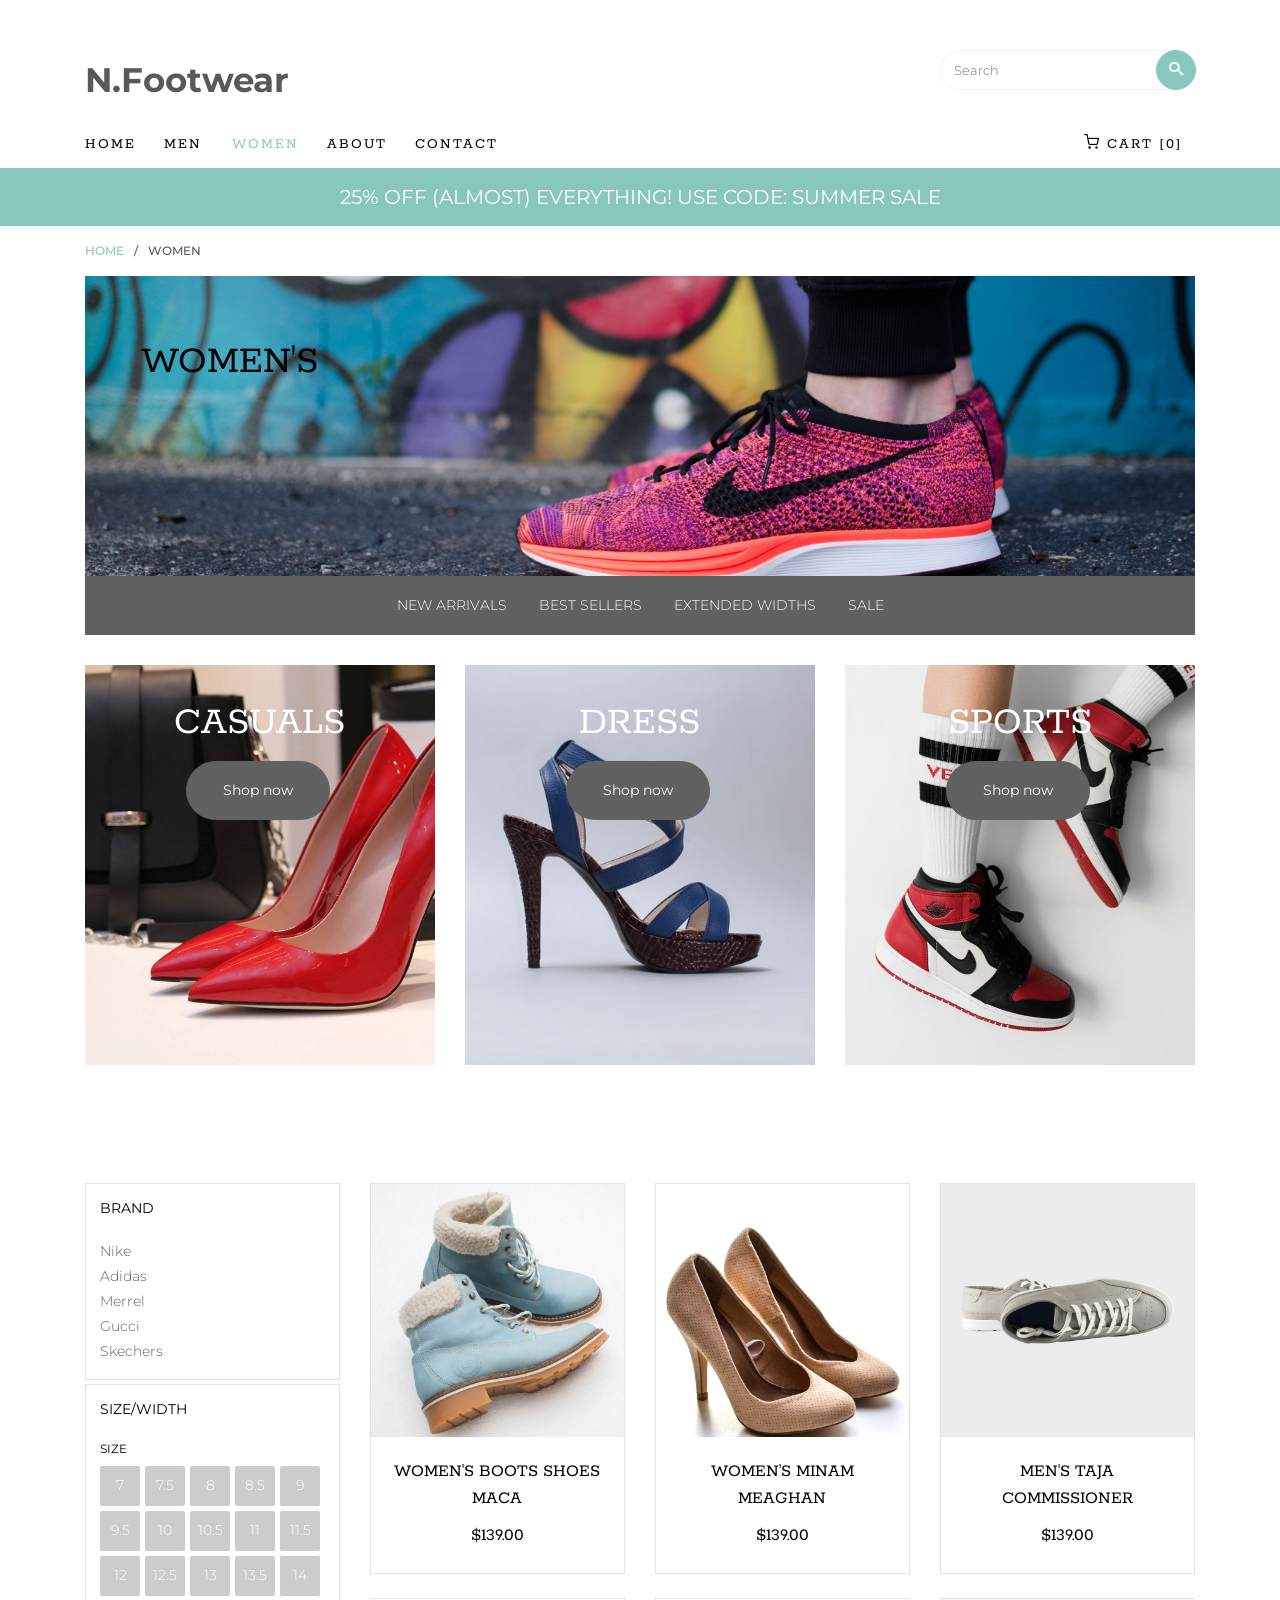
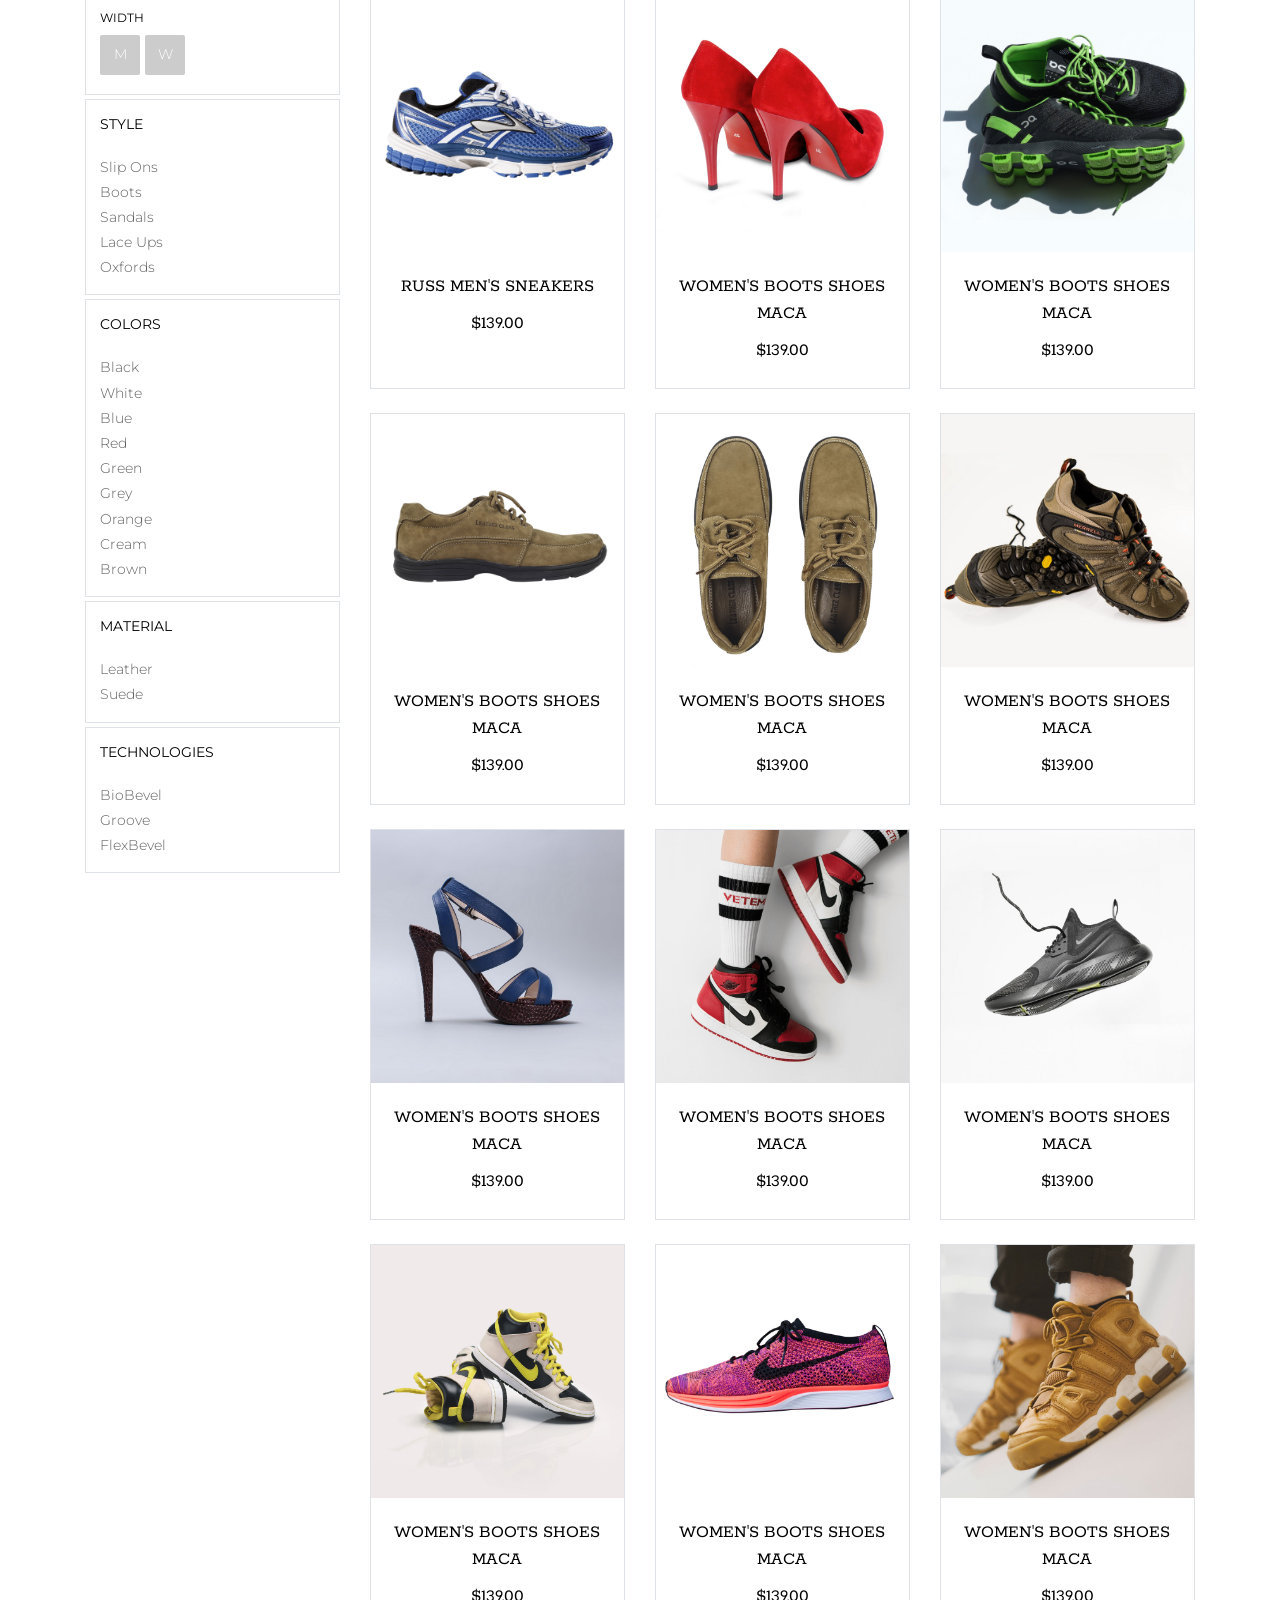
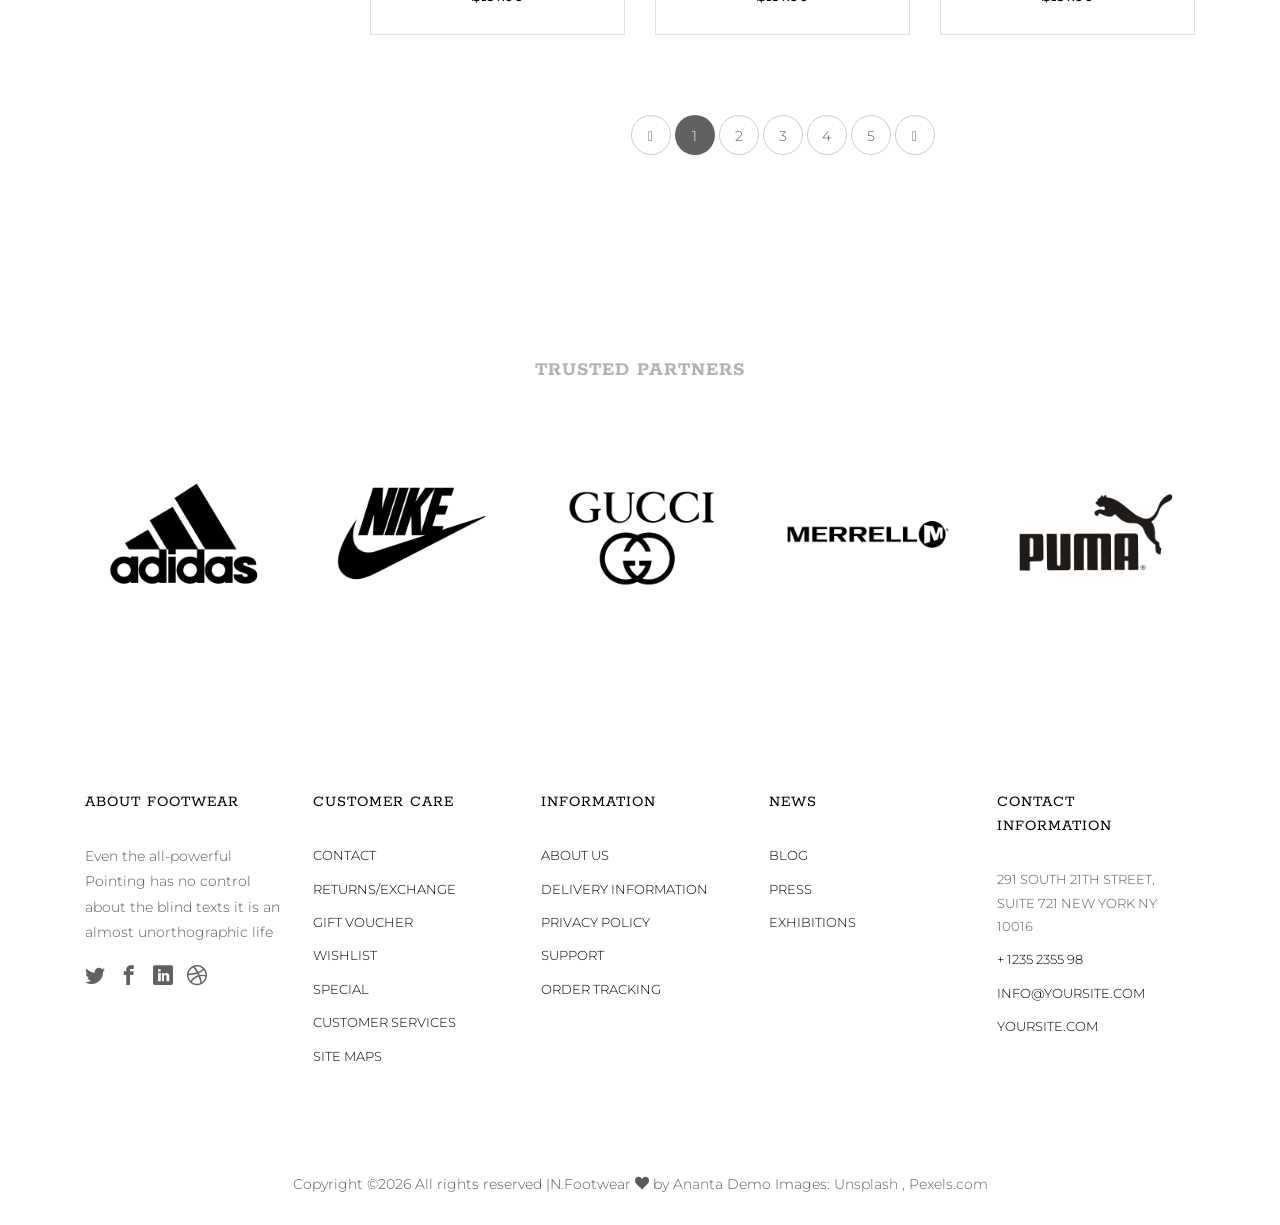
<file: women.html>
<!DOCTYPE HTML>
<html>
	<head>
	<title>Next Footwear</title>
   <meta charset="utf-8">
   <meta name="viewport" content="width=device-width, initial-scale=1, shrink-to-fit=no">

	<link href="https://fonts.googleapis.com/css?family=Montserrat:300,400,500,600,700" rel="stylesheet">
	<link href="https://fonts.googleapis.com/css?family=Rokkitt:100,300,400,700" rel="stylesheet">
	
	<!-- Animate.css -->
	<link rel="stylesheet" href="css/animate.css">
	<!-- Icomoon Icon Fonts-->
	<link rel="stylesheet" href="css/icomoon.css">
	<!-- Ion Icon Fonts-->
	<link rel="stylesheet" href="css/ionicons.min.css">
	<!-- Bootstrap  -->
	<link rel="stylesheet" href="css/bootstrap.min.css">

	<!-- Magnific Popup -->
	<link rel="stylesheet" href="css/magnific-popup.css">

	<!-- Flexslider  -->
	<link rel="stylesheet" href="css/flexslider.css">

	<!-- Owl Carousel -->
	<link rel="stylesheet" href="css/owl.carousel.min.css">
	<link rel="stylesheet" href="css/owl.theme.default.min.css">
	
	<!-- Date Picker -->
	<link rel="stylesheet" href="css/bootstrap-datepicker.css">
	<!-- Flaticons  -->
	<link rel="stylesheet" href="fonts/flaticon/font/flaticon.css">

	<!-- Theme style  -->
	<link rel="stylesheet" href="css/style.css">

	</head>
	<body>
		
	<div class="colorlib-loader"></div>

	<div id="page">
		<nav class="colorlib-nav" role="navigation">
			<div class="top-menu">
				<div class="container">
					<div class="row">
						<div class="col-sm-7 col-md-9">
							<div id="colorlib-logo"><a href="index.html">N.Footwear</a></div>
						</div>
						<div class="col-sm-5 col-md-3">
			            <form action="#" class="search-wrap">
			               <div class="form-group">
			                  <input type="search" class="form-control search" placeholder="Search">
			                  <button class="btn btn-primary submit-search text-center" type="submit"><i class="icon-search"></i></button>
			               </div>
			            </form>
			         </div>
		         </div>
					<div class="row">
						<div class="col-sm-12 text-left menu-1">
							<ul>
								<li><a href="index.html">Home</a></li>
								<li class="has-dropdown">
									<a href="men.html">Men</a>
									<ul class="dropdown">
										<li><a href="product-detail.html">Product Detail</a></li>
										<li><a href="cart.html">Shopping Cart</a></li>
										<li><a href="checkout.html">Checkout</a></li>
										<li><a href="order-complete.html">Order Complete</a></li>
										<li><a href="add-to-wishlist.html">Wishlist</a></li>
									</ul>
								</li>
								<li class="active"><a href="women.html">Women</a></li>
								<li><a href="about.html">About</a></li>
								<li><a href="contact.html">Contact</a></li>
								<li class="cart"><a href="cart.html"><i class="icon-shopping-cart"></i> Cart [0]</a></li>
							</ul>
						</div>
					</div>
				</div>
			</div>
			<div class="sale">
				<div class="container">
					<div class="row">
						<div class="col-sm-8 offset-sm-2 text-center">
							<div class="row">
								<div class="owl-carousel2">
									<div class="item">
										<div class="col">
											<h3><a href="#">25% off (Almost) Everything! Use Code: Summer Sale</a></h3>
										</div>
									</div>
									<div class="item">
										<div class="col">
											<h3><a href="#">Our biggest sale yet 50% off all summer shoes</a></h3>
										</div>
									</div>
								</div>
							</div>
						</div>
					</div>
				</div>
			</div>
		</nav>

		<div class="breadcrumbs">
			<div class="container">
				<div class="row">
					<div class="col">
						<p class="bread"><span><a href="index.html">Home</a></span> / <span>Women</span></p>
					</div>
				</div>
			</div>
		</div>

		<div class="breadcrumbs-two">
			<div class="container">
				<div class="row">
					<div class="col">
						<div class="breadcrumbs-img" style="background-image: url(images/cover-img-1.jpg);">
							<h2>Women's</h2>
						</div>
						<div class="menu text-center">
							<p><a href="#">New Arrivals</a> <a href="#">Best Sellers</a> <a href="#">Extended Widths</a> <a href="#">Sale</a></p>
						</div>
					</div>
				</div>
			</div>
		</div>

		<div class="colorlib-featured">
			<div class="container">
				<div class="row">
					<div class="col-sm-4 text-center">
						<div class="featured">
							<div class="featured-img featured-img-2" style="background-image: url(images/img_bg_2.jpg);">
								<h2>Casuals</h2>
								<p><a href="#" class="btn btn-primary btn-lg">Shop now</a></p>
							</div>
						</div>
					</div>
					<div class="col-sm-4 text-center">
						<div class="featured">
							<div class="featured-img featured-img-2" style="background-image: url(images/women.jpg);">
								<h2>Dress</h2>
								<p><a href="#" class="btn btn-primary btn-lg">Shop now</a></p>
							</div>
						</div>
					</div>
					<div class="col-sm-4 text-center">
						<div class="featured">
							<div class="featured-img featured-img-2" style="background-image: url(images/item-11.jpg);">
								<h2>Sports</h2>
								<p><a href="#" class="btn btn-primary btn-lg">Shop now</a></p>
							</div>
						</div>
					</div>
				</div>
			</div>
		</div>

		<div class="colorlib-product">
			<div class="container">
				<div class="row">
					<div class="col-lg-3 col-xl-3">
						<div class="row">
							<div class="col-sm-12">
								<div class="side border mb-1">
									<h3>Brand</h3>
									<ul>
										<li><a href="#">Nike</a></li>
										<li><a href="#">Adidas</a></li>
										<li><a href="#">Merrel</a></li>
										<li><a href="#">Gucci</a></li>
										<li><a href="#">Skechers</a></li>
									</ul>
								</div>
							</div>
							<div class="col-sm-12">
								<div class="side border mb-1">
									<h3>Size/Width</h3>
									<div class="block-26 mb-2">
										<h4>Size</h4>
					               <ul>
					                  <li><a href="#">7</a></li>
					                  <li><a href="#">7.5</a></li>
					                  <li><a href="#">8</a></li>
					                  <li><a href="#">8.5</a></li>
					                  <li><a href="#">9</a></li>
					                  <li><a href="#">9.5</a></li>
					                  <li><a href="#">10</a></li>
					                  <li><a href="#">10.5</a></li>
					                  <li><a href="#">11</a></li>
					                  <li><a href="#">11.5</a></li>
					                  <li><a href="#">12</a></li>
					                  <li><a href="#">12.5</a></li>
					                  <li><a href="#">13</a></li>
					                  <li><a href="#">13.5</a></li>
					                  <li><a href="#">14</a></li>
					               </ul>
					            </div>
					            <div class="block-26">
										<h4>Width</h4>
					               <ul>
					                  <li><a href="#">M</a></li>
					                  <li><a href="#">W</a></li>
					               </ul>
					            </div>
								</div>
							</div>
							<div class="col-sm-12">
								<div class="side border mb-1">
									<h3>Style</h3>
									<ul>
										<li><a href="#">Slip Ons</a></li>
										<li><a href="#">Boots</a></li>
										<li><a href="#">Sandals</a></li>
										<li><a href="#">Lace Ups</a></li>
										<li><a href="#">Oxfords</a></li>
									</ul>
								</div>
							</div>
							<div class="col-sm-12">
								<div class="side border mb-1">
									<h3>Colors</h3>
									<ul>
										<li><a href="#">Black</a></li>
										<li><a href="#">White</a></li>
										<li><a href="#">Blue</a></li>
										<li><a href="#">Red</a></li>
										<li><a href="#">Green</a></li>
										<li><a href="#">Grey</a></li>
										<li><a href="#">Orange</a></li>
										<li><a href="#">Cream</a></li>
										<li><a href="#">Brown</a></li>
									</ul>
								</div>
							</div>
							<div class="col-sm-12">
								<div class="side border mb-1">
									<h3>Material</h3>
									<ul>
										<li><a href="#">Leather</a></li>
										<li><a href="#">Suede</a></li>
									</ul>
								</div>
							</div>
							<div class="col-sm-12">
								<div class="side border mb-1">
									<h3>Technologies</h3>
									<ul>
										<li><a href="#">BioBevel</a></li>
										<li><a href="#">Groove</a></li>
										<li><a href="#">FlexBevel</a></li>
									</ul>
								</div>
							</div>
						</div>
					</div>
					<div class="col-lg-9 col-xl-9">
						<div class="row row-pb-md">
							<div class="col-lg-4 mb-4 text-center">
								<div class="product-entry border">
									<a href="#" class="prod-img">
										<img src="images/item-1.jpg" class="img-fluid" alt="Free html5 bootstrap 4 template">
									</a>
									<div class="desc">
										<h2><a href="#">Women's Boots Shoes Maca</a></h2>
										<span class="price">$139.00</span>
									</div>
								</div>
							</div>
							<div class="col-lg-4 mb-4 text-center">
								<div class="product-entry border">
									<a href="#" class="prod-img">
										<img src="images/item-2.jpg" class="img-fluid" alt="Free html5 bootstrap 4 template">
									</a>
									<div class="desc">
										<h2><a href="#">Women's Minam Meaghan</a></h2>
										<span class="price">$139.00</span>
									</div>
								</div>
							</div>
							<div class="col-lg-4 mb-4 text-center">
								<div class="product-entry border">
									<a href="#" class="prod-img">
										<img src="images/item-3.jpg" class="img-fluid" alt="Free html5 bootstrap 4 template">
									</a>
									<div class="desc">
										<h2><a href="#">Men's Taja Commissioner</a></h2>
										<span class="price">$139.00</span>
									</div>
								</div>
							</div>
							<div class="w-100"></div>
							<div class="col-lg-4 mb-4 text-center">
								<div class="product-entry border">
									<a href="#" class="prod-img">
										<img src="images/item-4.jpg" class="img-fluid" alt="Free html5 bootstrap 4 template">
									</a>
									<div class="desc">
										<h2><a href="#">Russ Men's Sneakers</a></h2>
										<span class="price">$139.00</span>
									</div>
								</div>
							</div>
							<div class="col-lg-4 mb-4 text-center">
								<div class="product-entry border">
									<a href="#" class="prod-img">
										<img src="images/item-5.jpg" class="img-fluid" alt="Free html5 bootstrap 4 template">
									</a>
									<div class="desc">
										<h2><a href="#">Women's Boots Shoes Maca</a></h2>
										<span class="price">$139.00</span>
									</div>
								</div>
							</div>
							<div class="col-lg-4 mb-4 text-center">
								<div class="product-entry border">
									<a href="#" class="prod-img">
										<img src="images/item-6.jpg" class="img-fluid" alt="Free html5 bootstrap 4 template">
									</a>
									<div class="desc">
										<h2><a href="#">Women's Boots Shoes Maca</a></h2>
										<span class="price">$139.00</span>
									</div>
								</div>
							</div>
							<div class="w-100"></div>
							<div class="col-lg-4 mb-4 text-center">
								<div class="product-entry border">
									<a href="#" class="prod-img">
										<img src="images/item-7.jpg" class="img-fluid" alt="Free html5 bootstrap 4 template">
									</a>
									<div class="desc">
										<h2><a href="#">Women's Boots Shoes Maca</a></h2>
										<span class="price">$139.00</span>
									</div>
								</div>
							</div>
							<div class="col-lg-4 mb-4 text-center">
								<div class="product-entry border">
									<a href="#" class="prod-img">
										<img src="images/item-8.jpg" class="img-fluid" alt="Free html5 bootstrap 4 template">
									</a>
									<div class="desc">
										<h2><a href="#">Women's Boots Shoes Maca</a></h2>
										<span class="price">$139.00</span>
									</div>
								</div>
							</div>
							<div class="col-lg-4 mb-4 text-center">
								<div class="product-entry border">
									<a href="#" class="prod-img">
										<img src="images/item-9.jpg" class="img-fluid" alt="Free html5 bootstrap 4 template">
									</a>
									<div class="desc">
										<h2><a href="#">Women's Boots Shoes Maca</a></h2>
										<span class="price">$139.00</span>
									</div>
								</div>
							</div>
							<div class="w-100"></div>
							<div class="col-lg-4 mb-4 text-center">
								<div class="product-entry border">
									<a href="#" class="prod-img">
										<img src="images/item-10.jpg" class="img-fluid" alt="Free html5 bootstrap 4 template">
									</a>
									<div class="desc">
										<h2><a href="#">Women's Boots Shoes Maca</a></h2>
										<span class="price">$139.00</span>
									</div>
								</div>
							</div>
							<div class="col-lg-4 mb-4 text-center">
								<div class="product-entry border">
									<a href="#" class="prod-img">
										<img src="images/item-11.jpg" class="img-fluid" alt="Free html5 bootstrap 4 template">
									</a>
									<div class="desc">
										<h2><a href="#">Women's Boots Shoes Maca</a></h2>
										<span class="price">$139.00</span>
									</div>
								</div>
							</div>
							<div class="col-lg-4 mb-4 text-center">
								<div class="product-entry border">
									<a href="#" class="prod-img">
										<img src="images/item-12.jpg" class="img-fluid" alt="Free html5 bootstrap 4 template">
									</a>
									<div class="desc">
										<h2><a href="#">Women's Boots Shoes Maca</a></h2>
										<span class="price">$139.00</span>
									</div>
								</div>
							</div>
							<div class="w-100"></div>
							<div class="col-lg-4 mb-4 text-center">
								<div class="product-entry border">
									<a href="#" class="prod-img">
										<img src="images/item-13.jpg" class="img-fluid" alt="Free html5 bootstrap 4 template">
									</a>
									<div class="desc">
										<h2><a href="#">Women's Boots Shoes Maca</a></h2>
										<span class="price">$139.00</span>
									</div>
								</div>
							</div>
							<div class="col-lg-4 mb-4 text-center">
								<div class="product-entry border">
									<a href="#" class="prod-img">
										<img src="images/item-14.jpg" class="img-fluid" alt="Free html5 bootstrap 4 template">
									</a>
									<div class="desc">
										<h2><a href="#">Women's Boots Shoes Maca</a></h2>
										<span class="price">$139.00</span>
									</div>
								</div>
							</div>
							<div class="col-lg-4 mb-4 text-center">
								<div class="product-entry border">
									<a href="#" class="prod-img">
										<img src="images/item-15.jpg" class="img-fluid" alt="Free html5 bootstrap 4 template">
									</a>
									<div class="desc">
										<h2><a href="#">Women's Boots Shoes Maca</a></h2>
										<span class="price">$139.00</span>
									</div>
								</div>
							</div>
						</div>
						<div class="row">
							<div class="col-md-12 text-center">
								<div class="block-27">
				               <ul>
					               <li><a href="#"><i class="ion-ios-arrow-back"></i></a></li>
				                  <li class="active"><span>1</span></li>
				                  <li><a href="#">2</a></li>
				                  <li><a href="#">3</a></li>
				                  <li><a href="#">4</a></li>
				                  <li><a href="#">5</a></li>
				                  <li><a href="#"><i class="ion-ios-arrow-forward"></i></a></li>
				               </ul>
				            </div>
							</div>
						</div>
					</div>
				</div>
			</div>
		</div>

		<div class="colorlib-partner">
			<div class="container">
				<div class="row">
					<div class="col-sm-8 offset-sm-2 text-center colorlib-heading colorlib-heading-sm">
						<h2>Trusted Partners</h2>
					</div>
				</div>
				<div class="row">
					<div class="col partner-col text-center">
						<img src="images/brand-1.jpg" class="img-fluid" alt="Free html4 bootstrap 4 template">
					</div>
					<div class="col partner-col text-center">
						<img src="images/brand-2.jpg" class="img-fluid" alt="Free html4 bootstrap 4 template">
					</div>
					<div class="col partner-col text-center">
						<img src="images/brand-3.jpg" class="img-fluid" alt="Free html4 bootstrap 4 template">
					</div>
					<div class="col partner-col text-center">
						<img src="images/brand-4.jpg" class="img-fluid" alt="Free html4 bootstrap 4 template">
					</div>
					<div class="col partner-col text-center">
						<img src="images/brand-5.jpg" class="img-fluid" alt="Free html4 bootstrap 4 template">
					</div>
				</div>
			</div>
		</div>

		<footer id="colorlib-footer" role="contentinfo">
			<div class="container">
				<div class="row row-pb-md">
					<div class="col footer-col colorlib-widget">
						<h4>About Footwear</h4>
						<p>Even the all-powerful Pointing has no control about the blind texts it is an almost unorthographic life</p>
						<p>
							<ul class="colorlib-social-icons">
								<li><a href="#"><i class="icon-twitter"></i></a></li>
								<li><a href="#"><i class="icon-facebook"></i></a></li>
								<li><a href="#"><i class="icon-linkedin"></i></a></li>
								<li><a href="#"><i class="icon-dribbble"></i></a></li>
							</ul>
						</p>
					</div>
					<div class="col footer-col colorlib-widget">
						<h4>Customer Care</h4>
						<p>
							<ul class="colorlib-footer-links">
								<li><a href="#">Contact</a></li>
								<li><a href="#">Returns/Exchange</a></li>
								<li><a href="#">Gift Voucher</a></li>
								<li><a href="#">Wishlist</a></li>
								<li><a href="#">Special</a></li>
								<li><a href="#">Customer Services</a></li>
								<li><a href="#">Site maps</a></li>
							</ul>
						</p>
					</div>
					<div class="col footer-col colorlib-widget">
						<h4>Information</h4>
						<p>
							<ul class="colorlib-footer-links">
								<li><a href="#">About us</a></li>
								<li><a href="#">Delivery Information</a></li>
								<li><a href="#">Privacy Policy</a></li>
								<li><a href="#">Support</a></li>
								<li><a href="#">Order Tracking</a></li>
							</ul>
						</p>
					</div>

					<div class="col footer-col">
						<h4>News</h4>
						<ul class="colorlib-footer-links">
							<li><a href="blog.html">Blog</a></li>
							<li><a href="#">Press</a></li>
							<li><a href="#">Exhibitions</a></li>
						</ul>
					</div>

					<div class="col footer-col">
						<h4>Contact Information</h4>
						<ul class="colorlib-footer-links">
							<li>291 South 21th Street, <br> Suite 721 New York NY 10016</li>
							<li><a href="tel://1234567920">+ 1235 2355 98</a></li>
							<li><a href="mailto:info@yoursite.com">info@yoursite.com</a></li>
							<li><a href="#">yoursite.com</a></li>
						</ul>
					</div>
				</div>
			</div>
			<div class="copy">
				<div class="row">
					<div class="col-sm-12 text-center">
						<p>
							<span>
Copyright &copy;<script>document.write(new Date().getFullYear());</script> All rights reserved |N.Footwear  <i class="icon-heart" aria-hidden="true"></i> by <a href="https://colorlib.com" target="_blank">Ananta</a>
							</span> 
							<span class="block">Demo Images: <a href="http://unsplash.co/" target="_blank">Unsplash</a> , <a href="http://pexels.com/" target="_blank">Pexels.com</a></span>
						</p>
					</div>
				</div>
			</div>
		</footer>
	</div>

	<div class="gototop js-top">
		<a href="#" class="js-gotop"><i class="ion-ios-arrow-up"></i></a>
	</div>
	
	<!-- jQuery -->
	<script src="js/jquery.min.js"></script>
   <!-- popper -->
   <script src="js/popper.min.js"></script>
   <!-- bootstrap 4.1 -->
   <script src="js/bootstrap.min.js"></script>
   <!-- jQuery easing -->
   <script src="js/jquery.easing.1.3.js"></script>
	<!-- Waypoints -->
	<script src="js/jquery.waypoints.min.js"></script>
	<!-- Flexslider -->
	<script src="js/jquery.flexslider-min.js"></script>
	<!-- Owl carousel -->
	<script src="js/owl.carousel.min.js"></script>
	<!-- Magnific Popup -->
	<script src="js/jquery.magnific-popup.min.js"></script>
	<script src="js/magnific-popup-options.js"></script>
	<!-- Date Picker -->
	<script src="js/bootstrap-datepicker.js"></script>
	<!-- Stellar Parallax -->
	<script src="js/jquery.stellar.min.js"></script>
	<!-- Main -->
	<script src="js/main.js"></script>

	</body>
</html>
</file>
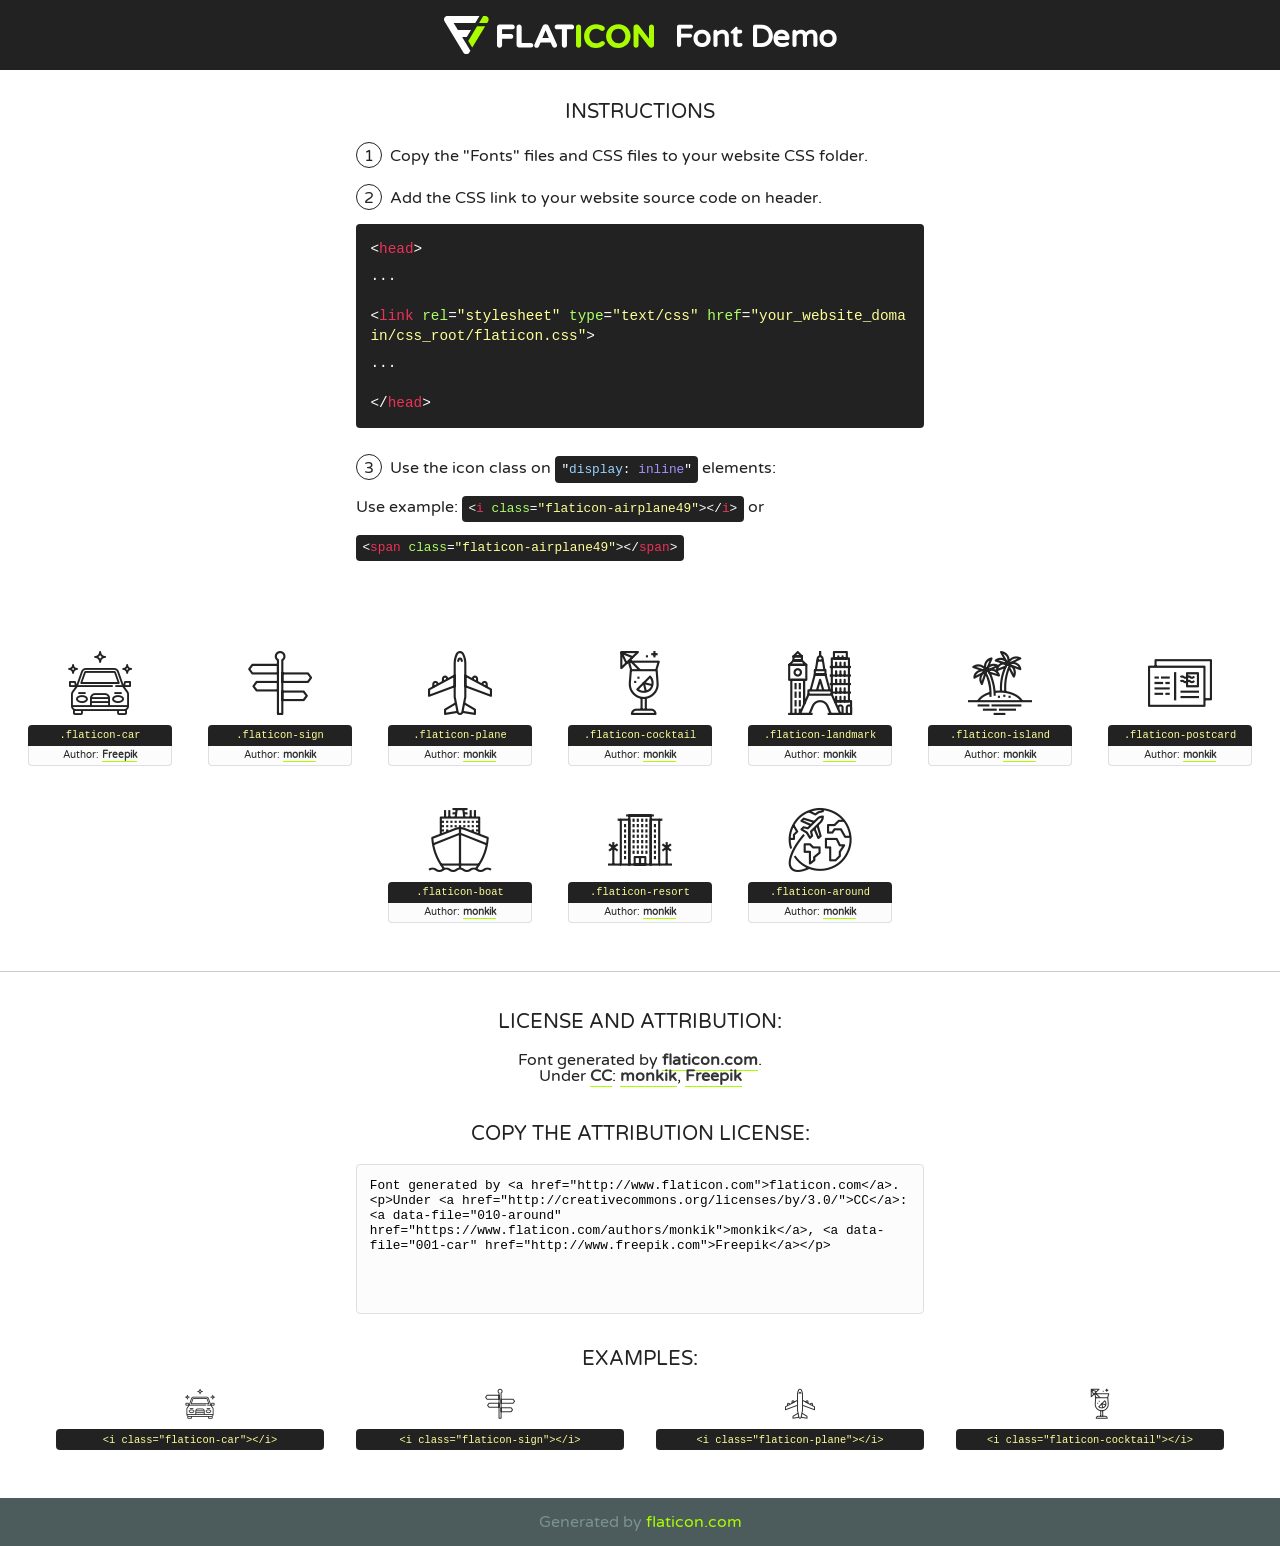
<file: fonts/flaticon/font/flaticon.html>
<!DOCTYPE html>
<!--
  Flaticon icon font: Flaticon
  Creation date: 19/02/2018 02:22
-->
<html>
<!DOCTYPE html>
<html>

<head>
    <title>Flaticon WebFont</title>
    <link href="http://fonts.googleapis.com/css?family=Varela+Round" rel="stylesheet" type="text/css" />
    <link rel="stylesheet" type="text/css" href="flaticon.css">
    <meta charset="UTF-8">
    <style>
    html, body, div, span, applet, object, iframe,
    h1, h2, h3, h4, h5, h6, p, blockquote, pre,
    a, abbr, acronym, address, big, cite, code,
    del, dfn, em, img, ins, kbd, q, s, samp,
    small, strike, strong, sub, sup, tt, var,
    b, u, i, center,
    dl, dt, dd, ol, ul, li,
    fieldset, form, label, legend,
    table, caption, tbody, tfoot, thead, tr, th, td,
    article, aside, canvas, details, embed, 
    figure, figcaption, footer, header, hgroup, 
    menu, nav, output, ruby, section, summary,
    time, mark, audio, video {
        margin: 0;
        padding: 0;
        border: 0;
        font-size: 100%;
        font: inherit;
        vertical-align: baseline;
    }
    /* HTML5 display-role reset for older browsers */
    article, aside, details, figcaption, figure, 
    footer, header, hgroup, menu, nav, section {
        display: block;
    }
    body {
        line-height: 1;
    }
    ol, ul {
        list-style: none;
    }
    blockquote, q {
        quotes: none;
    }
    blockquote:before, blockquote:after,
    q:before, q:after {
        content: '';
        content: none;
    }
    table {
        border-collapse: collapse;
        border-spacing: 0;
    }
    body {
        font-family: 'Varela Round', Helvetica, Arial, sans-serif;
        font-size: 16px;
        color: #222;
    }
    a {
        color: #333;
        border-bottom: 1px solid #a9fd00;
        font-weight: bold;
        text-decoration: none;
    }
    * {
        -moz-box-sizing: border-box;
        -webkit-box-sizing: border-box;
        box-sizing: border-box;
        margin: 0;
        padding: 0;
    }
    [class^="flaticon-"]:before, [class*=" flaticon-"]:before, [class^="flaticon-"]:after, [class*=" flaticon-"]:after {
        font-family: Flaticon;
        font-size: 30px;
        font-style: normal;
        margin-left: 20px;
        color: #333;
    }
    .wrapper {
        max-width: 600px;
        margin: auto;
        padding: 0 1em;
    }
    .title {
        font-size: 1.25em;
        text-align: center;
        margin-bottom: 1em;
        text-transform: uppercase;
    }
    header {
        text-align: center;
        background-color: #222;
        color: #fff;
        padding: 1em;
    }
    header .logo {
        width: 210px;
        height: 38px;
        display: inline-block;
        vertical-align: middle;
        margin-right: 1em;
        border: none;
    }
    header strong {
        font-size: 1.95em;
        font-weight: bold;
        vertical-align: middle;
        margin-top: 5px;
        display: inline-block;
    }
    .demo {
        margin: 2em auto;
        line-height: 1.25em;
    }
    .demo ul li {
        margin-bottom: 1em;
    }
    .demo ul li .num {
        color: #222;
        border-radius: 20px;
        display: inline-block;
        width: 26px;
        padding: 3px;
        height: 26px;
        text-align: center;
        margin-right: 0.5em;
        border: 1px solid #222;
    }
    .demo ul li code {
        background-color: #222;
        border-radius: 4px;
        padding: 0.25em 0.5em;
        display: inline-block;
        color: #fff;
        font-family: Consolas,Monaco,Lucida Console,Liberation Mono,DejaVu Sans Mono,Bitstream Vera Sans Mono,Courier New, monospace;
        font-weight: lighter;
        margin-top: 1em;
        font-size: 0.8em;
        word-break: break-all;
    }
    .demo ul li code.big {
        padding: 1em;
        font-size: 0.9em;
    }
    .demo ul li code .red {
        color: #EF3159;
    }
    .demo ul li code .green {
        color: #ACFF65;
    }
    .demo ul li code .yellow {
        color: #FFFF99;
    }
    .demo ul li code .blue {
        color: #99D3FF;
    }
    .demo ul li code .purple {
        color: #A295FF;
    }
    .demo ul li code .dots {
        margin-top: 0.5em;
        display: block;
    }
    #glyphs {
        border-bottom: 1px solid #ccc;
        padding: 2em 0;
        text-align: center;
    }
    .glyph {
        display: inline-block;
        width: 9em;
        margin: 1em;
        text-align: center;
        vertical-align: top;
        background: #FFF;
    }
    .glyph .glyph-icon {
        padding: 10px;
        display: block;
        font-family:"Flaticon";
        font-size: 64px;
        line-height: 1;
    }
    .glyph .glyph-icon:before {
        font-size: 64px;
        color: #222;
        margin-left: 0;
    }
    .class-name {
        font-size: 0.65em;
        background-color: #222;
        color: #fff;
        border-radius: 4px 4px 0 0;
        padding: 0.5em;
        color: #FFFF99;
        font-family: Consolas,Monaco,Lucida Console,Liberation Mono,DejaVu Sans Mono,Bitstream Vera Sans Mono,Courier New, monospace;
    }
    .author-name {
        font-size: 0.6em;
        background-color: #fcfcfd;
        border: 1px solid #DEDEE4;
        border-top: 0;
        border-radius: 0 0 4px 4px;
        padding: 0.5em;
    }
    .class-name:last-child {
        font-size: 10px;
        color:#888;
    }
    .class-name:last-child a {
        font-size: 10px;
        color:#555;
    }
    .class-name:last-child a:hover {
        color:#a9fd00;
    }
    .glyph > input {
        display: block;
        width: 100px;
        margin: 5px auto;
        text-align: center;
        font-size: 12px;
        cursor: text;
    }
    .glyph > input.icon-input {
        font-family:"Flaticon";
        font-size: 16px;
        margin-bottom: 10px;
    }
    .attribution .title {
        margin-top: 2em;
    }
    .attribution textarea {
        background-color: #fcfcfd;
        padding: 1em;
        border: none;
        box-shadow: none;
        border: 1px solid #DEDEE4;
        border-radius: 4px;
        resize: none;
        width: 100%;
        height: 150px;
        font-size: 0.8em;
        font-family: Consolas,Monaco,Lucida Console,Liberation Mono,DejaVu Sans Mono,Bitstream Vera Sans Mono,Courier New, monospace;
        -webkit-appearance: none;
    }
    .iconsuse {
        margin: 2em auto;
        text-align: center;
        max-width: 1200px;
    }
    .iconsuse:after {
        content: '';
        display: table;
        clear: both;
    }
    .iconsuse .image {
        float: left;
        width: 25%;
        padding: 0 1em;
    }
    .iconsuse .image p {
        margin-bottom: 1em;
    }
    .iconsuse .image span {
        display: block;
        font-size: 0.65em;
        background-color: #222;
        color: #fff;
        border-radius: 4px;
        padding: 0.5em;
        color: #FFFF99;
        margin-top: 1em;
        font-family: Consolas,Monaco,Lucida Console,Liberation Mono,DejaVu Sans Mono,Bitstream Vera Sans Mono,Courier New, monospace;
    }
    #footer {
        text-align: center;
        background-color: #4C5B5C;
        color: #7c9192;
        padding: 1em;
    }
    #footer a {
        border: none;
        color: #a9fd00;
        font-weight: normal;
    }
    @media (max-width: 960px) {
        .iconsuse .image {
            width: 50%;
        }
    }
    @media (max-width: 560px) {
        .iconsuse .image {
            width: 100%;
        }
    }
    </style>
</head>

<body class="characters-off">

    <header>
        <a href="http://www.flaticon.com" target="_blank" class="logo">
            <svg version="1.1" xmlns="http://www.w3.org/2000/svg" xmlns:xlink="http://www.w3.org/1999/xlink" xmlns:a="http://ns.adobe.com/AdobeSVGViewerExtensions/3.0/" viewBox="0 0 560.875 102.036" enable-background="new 0 0 560.875 102.036" xml:space="preserve">
                <defs>
                </defs>
                <g>
                    <g class="letters">
                        <path fill="#ffffff" d="M141.596,29.675c0-3.777,2.985-6.767,6.764-6.767h34.438c3.426,0,6.15,2.728,6.15,6.15
                        c0,3.43-2.724,6.149-6.15,6.149h-27.674v13.091h23.719c3.429,0,6.151,2.724,6.151,6.15c0,3.43-2.723,6.149-6.151,6.149h-23.719
                        v17.574c0,3.773-2.986,6.761-6.764,6.761c-3.779,0-6.764-2.989-6.764-6.761V29.675z"></path>
                        <path fill="#ffffff" d="M193.844,29.149c0-3.781,2.985-6.767,6.764-6.767c3.776,0,6.763,2.985,6.763,6.767v42.957h25.039
                        c3.426,0,6.149,2.726,6.149,6.153c0,3.425-2.723,6.15-6.149,6.15h-31.802c-3.779,0-6.764-2.986-6.764-6.768V29.149z"></path>
                        <path fill="#ffffff" d="M241.891,75.71l21.438-48.407c1.492-3.341,4.215-5.357,7.906-5.357h0.792
                        c3.686,0,6.323,2.017,7.815,5.357l21.439,48.407c0.436,0.967,0.701,1.845,0.701,2.723c0,3.602-2.809,6.501-6.414,6.501
                        c-3.161,0-5.269-1.845-6.499-4.655l-4.132-9.661h-27.059l-4.301,10.102c-1.144,2.631-3.426,4.214-6.237,4.214
                        c-3.517,0-6.24-2.81-6.24-6.325C241.1,77.64,241.451,76.677,241.891,75.71z M279.932,58.666l-8.521-20.297l-8.526,20.297H279.932
                        z"></path>
                        <path fill="#ffffff" d="M314.864,35.387H301.86c-3.429,0-6.239-2.813-6.239-6.238c0-3.429,2.811-6.24,6.239-6.24h39.533
                        c3.426,0,6.237,2.811,6.237,6.24c0,3.425-2.811,6.238-6.237,6.238h-13.001v42.785c0,3.773-2.99,6.761-6.764,6.761
                        c-3.779,0-6.764-2.989-6.764-6.761V35.387z"></path>
                        <path fill="#A9FD00" d="M352.615,29.149c0-3.781,2.985-6.767,6.767-6.767c3.774,0,6.761,2.985,6.761,6.767v49.024
                        c0,3.773-2.987,6.761-6.761,6.761c-3.781,0-6.767-2.989-6.767-6.761V29.149z"></path>
                        <path fill="#A9FD00" d="M374.132,53.836v-0.179c0-17.481,13.178-31.801,32.065-31.801c9.22,0,15.459,2.458,20.557,6.238
                        c1.402,1.054,2.637,2.985,2.637,5.357c0,3.692-2.985,6.59-6.681,6.59c-1.845,0-3.071-0.702-4.044-1.319
                        c-3.776-2.813-7.729-4.393-12.562-4.393c-10.364,0-17.831,8.611-17.831,19.154v0.173c0,10.542,7.291,19.329,17.831,19.329
                        c5.715,0,9.492-1.756,13.359-4.834c1.049-0.874,2.458-1.491,4.039-1.491c3.429,0,6.325,2.813,6.325,6.236
                        c0,2.106-1.056,3.78-2.282,4.834c-5.539,4.834-12.036,7.733-21.878,7.733C387.572,85.464,374.132,71.493,374.132,53.836z"></path>
                        <path fill="#A9FD00" d="M433.009,53.836v-0.179c0-17.481,13.79-31.801,32.766-31.801c18.981,0,32.592,14.143,32.592,31.628v0.173
                        c0,17.483-13.785,31.807-32.769,31.807C446.625,85.464,433.009,71.32,433.009,53.836z M484.224,53.836v-0.179
                        c0-10.539-7.725-19.326-18.626-19.326c-10.893,0-18.449,8.611-18.449,19.154v0.173c0,10.542,7.73,19.329,18.626,19.329
                        C476.676,72.986,484.224,64.378,484.224,53.836z"></path>
                        <path fill="#A9FD00" d="M506.233,29.321c0-3.774,2.99-6.763,6.767-6.763h1.401c3.252,0,5.183,1.583,7.029,3.953l26.093,34.265
                        V29.059c0-3.692,2.99-6.677,6.681-6.677c3.683,0,6.671,2.985,6.671,6.677v48.934c0,3.78-2.987,6.765-6.764,6.765h-0.436
                        c-3.257,0-5.188-1.581-7.034-3.953l-27.056-35.492v32.944c0,3.687-2.985,6.676-6.678,6.676c-3.683,0-6.673-2.989-6.673-6.676
                        V29.321z"></path>
                    </g>
                    <g class="insignia">
                        <path fill="#ffffff" d="M48.372,56.137h12.517l11.156-18.537H37.186L25.688,18.539h57.825L94.668,0H9.271
                        C5.925,0,2.842,1.801,1.198,4.716c-1.644,2.907-1.593,6.482,0.134,9.343l50.38,83.501c1.678,2.781,4.689,4.476,7.938,4.476
                        c3.246,0,6.257-1.695,7.935-4.476l2.898-4.804L48.372,56.137z"></path>
                        <g class="i">
                            <path fill="#A9FD00" d="M93.575,18.539h0.031v0.004l21.652,0.004l2.705-4.488c1.727-2.861,1.778-6.436,0.133-9.343
                            C116.454,1.801,113.371,0,110.026,0h-5.294L93.575,18.539z"></path>
                            <polygon fill="#A9FD00" points="88.291,27.356 64.725,66.486 75.519,84.404 109.942,27.356"></polygon>
                        </g>
                    </g>
                </g>
            </svg>
        </a>
        <strong>Font Demo</strong>
    </header>


    <section class="demo wrapper">

        <p class="title">Instructions</p>

        <ul>
            <li>
                <span class="num">1</span>Copy the "Fonts" files and CSS files to your website CSS folder.
            </li>
            <li>
                <span class="num">2</span>Add the CSS link to your website source code on header.
                <code class="big">
                    &lt;<span class="red">head</span>&gt;
                    <br/><span class="dots">...</span>
                    <br/>&lt;<span class="red">link</span> <span class="green">rel</span>=<span class="yellow">"stylesheet"</span> <span class="green">type</span>=<span class="yellow">"text/css"</span> <span class="green">href</span>=<span class="yellow">"your_website_domain/css_root/flaticon.css"</span>&gt;
                    <br/><span class="dots">...</span>
                    <br/>&lt;/<span class="red">head</span>&gt;
                </code>
            </li>

            <li>
                <p>
                    <span class="num">3</span>Use the icon class on <code>"<span class="blue">display</span>:<span class="purple"> inline</span>"</code> elements:
                    <br />
                    Use example: <code>&lt;<span class="red">i</span> <span class="green">class</span>=<span class="yellow">&quot;flaticon-airplane49&quot;</span>&gt;&lt;/<span class="red">i</span>&gt;</code> or <code>&lt;<span class="red">span</span> <span class="green">class</span>=<span class="yellow">&quot;flaticon-airplane49&quot;</span>&gt;&lt;/<span class="red">span</span>&gt;</code>
            </li>
        </ul>

    </section>




   <section id="glyphs">          
    
      
        <div class="glyph"><div class="glyph-icon flaticon-car"></div>
            <div class="class-name">.flaticon-car</div>
            <div class="author-name">Author: <a data-file="001-car" href="http://www.freepik.com">Freepik</a> </div> 
        </div>        
        
        <div class="glyph"><div class="glyph-icon flaticon-sign"></div>
            <div class="class-name">.flaticon-sign</div>
            <div class="author-name">Author: <a data-file="002-sign" href="https://www.flaticon.com/authors/monkik">monkik</a> </div> 
        </div>        
        
        <div class="glyph"><div class="glyph-icon flaticon-plane"></div>
            <div class="class-name">.flaticon-plane</div>
            <div class="author-name">Author: <a data-file="003-plane" href="https://www.flaticon.com/authors/monkik">monkik</a> </div> 
        </div>        
        
        <div class="glyph"><div class="glyph-icon flaticon-cocktail"></div>
            <div class="class-name">.flaticon-cocktail</div>
            <div class="author-name">Author: <a data-file="004-cocktail" href="https://www.flaticon.com/authors/monkik">monkik</a> </div> 
        </div>        
        
        <div class="glyph"><div class="glyph-icon flaticon-landmark"></div>
            <div class="class-name">.flaticon-landmark</div>
            <div class="author-name">Author: <a data-file="005-landmark" href="https://www.flaticon.com/authors/monkik">monkik</a> </div> 
        </div>        
        
        <div class="glyph"><div class="glyph-icon flaticon-island"></div>
            <div class="class-name">.flaticon-island</div>
            <div class="author-name">Author: <a data-file="006-island" href="https://www.flaticon.com/authors/monkik">monkik</a> </div> 
        </div>        
        
        <div class="glyph"><div class="glyph-icon flaticon-postcard"></div>
            <div class="class-name">.flaticon-postcard</div>
            <div class="author-name">Author: <a data-file="007-postcard" href="https://www.flaticon.com/authors/monkik">monkik</a> </div> 
        </div>        
        
        <div class="glyph"><div class="glyph-icon flaticon-boat"></div>
            <div class="class-name">.flaticon-boat</div>
            <div class="author-name">Author: <a data-file="008-boat" href="https://www.flaticon.com/authors/monkik">monkik</a> </div> 
        </div>        
        
        <div class="glyph"><div class="glyph-icon flaticon-resort"></div>
            <div class="class-name">.flaticon-resort</div>
            <div class="author-name">Author: <a data-file="009-resort" href="https://www.flaticon.com/authors/monkik">monkik</a> </div> 
        </div>        
        
        <div class="glyph"><div class="glyph-icon flaticon-around"></div>
            <div class="class-name">.flaticon-around</div>
            <div class="author-name">Author: <a data-file="010-around" href="https://www.flaticon.com/authors/monkik">monkik</a> </div> 
        </div>        
        

    </section>



    <section class="attribution wrapper"   style="text-align:center;">

      <div class="title">License and attribution:</div><div class="attrDiv">Font generated by <a href="http://www.flaticon.com">flaticon.com</a>. <div><p>Under <a href="http://creativecommons.org/licenses/by/3.0/">CC</a>: <a data-file="010-around" href="https://www.flaticon.com/authors/monkik">monkik</a>, <a data-file="001-car" href="http://www.freepik.com">Freepik</a></p>  </div>
      </div>
      <div class="title">Copy the Attribution License:</div>

    <textarea onclick="this.focus();this.select();">Font generated by &lt;a href=&quot;http://www.flaticon.com&quot;&gt;flaticon.com&lt;/a&gt;. <p>Under <a href="http://creativecommons.org/licenses/by/3.0/">CC</a>: <a data-file="010-around" href="https://www.flaticon.com/authors/monkik">monkik</a>, <a data-file="001-car" href="http://www.freepik.com">Freepik</a></p>  
     </textarea>

    </section>

    <section class="iconsuse">

          <div class="title">Examples:</div>            
             
            <div class="image">
                <p>
                    <i class="glyph-icon flaticon-car"></i> 
                    <span>&lt;i class=&quot;flaticon-car&quot;&gt;&lt;/i&gt;</span>
                </p>
            </div>
            
            <div class="image">
                <p>
                    <i class="glyph-icon flaticon-sign"></i> 
                    <span>&lt;i class=&quot;flaticon-sign&quot;&gt;&lt;/i&gt;</span>
                </p>
            </div>
            
            <div class="image">
                <p>
                    <i class="glyph-icon flaticon-plane"></i> 
                    <span>&lt;i class=&quot;flaticon-plane&quot;&gt;&lt;/i&gt;</span>
                </p>
            </div>
            
            <div class="image">
                <p>
                    <i class="glyph-icon flaticon-cocktail"></i> 
                    <span>&lt;i class=&quot;flaticon-cocktail&quot;&gt;&lt;/i&gt;</span>
                </p>
            </div>
                       
        </div>
                            
    </section>

<div id="footer">
    <div>Generated by <a href="http://www.flaticon.com">flaticon.com</a>
    </div>
</div>



</body>
</html>
</file>
<file: css/icomoon.css>
@font-face {
  font-family: 'icomoon';
  src:  url('fonts/icomoon.eot?tmere9');
  src:  url('fonts/icomoon.eot?tmere9#iefix') format('embedded-opentype'),
    url('fonts/icomoon.ttf?tmere9') format('truetype'),
    url('fonts/icomoon.woff?tmere9') format('woff'),
    url('fonts/icomoon.svg?tmere9#icomoon') format('svg');
  font-weight: normal;
  font-style: normal;
}

[class^="icon-"], [class*=" icon-"] {
  /* use !important to prevent issues with browser extensions that change fonts */
  font-family: 'icomoon' !important;
  speak: none;
  font-style: normal;
  font-weight: normal;
  font-variant: normal;
  text-transform: none;
  line-height: 1;

  /* Better Font Rendering =========== */
  -webkit-font-smoothing: antialiased;
  -moz-osx-font-smoothing: grayscale;
}

.icon-activity:before {
  content: "\e900";
}
.icon-airplay:before {
  content: "\e901";
}
.icon-alert-circle:before {
  content: "\e902";
}
.icon-alert-octagon:before {
  content: "\e903";
}
.icon-alert-triangle:before {
  content: "\e904";
}
.icon-align-center:before {
  content: "\e905";
}
.icon-align-justify:before {
  content: "\e906";
}
.icon-align-left:before {
  content: "\e907";
}
.icon-align-right:before {
  content: "\e908";
}
.icon-anchor:before {
  content: "\e909";
}
.icon-aperture:before {
  content: "\e90a";
}
.icon-arrow-down3:before {
  content: "\e90b";
}
.icon-arrow-down-circle:before {
  content: "\e90c";
}
.icon-arrow-down-left3:before {
  content: "\e90d";
}
.icon-arrow-down-right3:before {
  content: "\e90e";
}
.icon-arrow-left3:before {
  content: "\e90f";
}
.icon-arrow-left-circle:before {
  content: "\e910";
}
.icon-arrow-right3:before {
  content: "\e911";
}
.icon-arrow-right-circle:before {
  content: "\e912";
}
.icon-arrow-up3:before {
  content: "\e913";
}
.icon-arrow-up-circle:before {
  content: "\e914";
}
.icon-arrow-up-left3:before {
  content: "\e915";
}
.icon-arrow-up-right3:before {
  content: "\e916";
}
.icon-at-sign:before {
  content: "\e917";
}
.icon-award:before {
  content: "\e918";
}
.icon-bar-chart:before {
  content: "\e919";
}
.icon-bar-chart-2:before {
  content: "\e91a";
}
.icon-battery:before {
  content: "\e91b";
}
.icon-battery-charging:before {
  content: "\e91c";
}
.icon-bell2:before {
  content: "\e91d";
}
.icon-bell-off:before {
  content: "\e91e";
}
.icon-bluetooth:before {
  content: "\e91f";
}
.icon-bold2:before {
  content: "\e920";
}
.icon-book2:before {
  content: "\e921";
}
.icon-book-open:before {
  content: "\e922";
}
.icon-bookmark2:before {
  content: "\e923";
}
.icon-box:before {
  content: "\e924";
}
.icon-briefcase2:before {
  content: "\e925";
}
.icon-calendar2:before {
  content: "\e926";
}
.icon-camera2:before {
  content: "\e927";
}
.icon-camera-off:before {
  content: "\e928";
}
.icon-cast:before {
  content: "\e929";
}
.icon-check:before {
  content: "\e92a";
}
.icon-check-circle:before {
  content: "\e92b";
}
.icon-check-square:before {
  content: "\e92c";
}
.icon-chevron-down:before {
  content: "\e92d";
}
.icon-chevron-left:before {
  content: "\e92e";
}
.icon-chevron-right:before {
  content: "\e92f";
}
.icon-chevron-up:before {
  content: "\e930";
}
.icon-chevrons-down:before {
  content: "\e931";
}
.icon-chevrons-left:before {
  content: "\e932";
}
.icon-chevrons-right:before {
  content: "\e933";
}
.icon-chevrons-up:before {
  content: "\e934";
}
.icon-chrome2:before {
  content: "\e935";
}
.icon-circle:before {
  content: "\e936";
}
.icon-clipboard2:before {
  content: "\e937";
}
.icon-clock3:before {
  content: "\e938";
}
.icon-cloud2:before {
  content: "\e939";
}
.icon-cloud-drizzle:before {
  content: "\e93a";
}
.icon-cloud-lightning:before {
  content: "\e93b";
}
.icon-cloud-off:before {
  content: "\e93c";
}
.icon-cloud-rain:before {
  content: "\e93d";
}
.icon-cloud-snow:before {
  content: "\e93e";
}
.icon-code:before {
  content: "\e93f";
}
.icon-codepen2:before {
  content: "\e940";
}
.icon-command2:before {
  content: "\e941";
}
.icon-compass3:before {
  content: "\e942";
}
.icon-copy2:before {
  content: "\e943";
}
.icon-corner-down-left:before {
  content: "\e944";
}
.icon-corner-down-right:before {
  content: "\e945";
}
.icon-corner-left-down:before {
  content: "\e946";
}
.icon-corner-left-up:before {
  content: "\e947";
}
.icon-corner-right-down:before {
  content: "\e948";
}
.icon-corner-right-up:before {
  content: "\e949";
}
.icon-corner-up-left:before {
  content: "\e94a";
}
.icon-corner-up-right:before {
  content: "\e94b";
}
.icon-cpu:before {
  content: "\e94c";
}
.icon-credit-card2:before {
  content: "\e94d";
}
.icon-crop2:before {
  content: "\e94e";
}
.icon-crosshair:before {
  content: "\e94f";
}
.icon-database2:before {
  content: "\e950";
}
.icon-delete:before {
  content: "\e951";
}
.icon-disc:before {
  content: "\e952";
}
.icon-dollar-sign:before {
  content: "\e953";
}
.icon-download4:before {
  content: "\e954";
}
.icon-download-cloud:before {
  content: "\e955";
}
.icon-droplet2:before {
  content: "\e956";
}
.icon-edit:before {
  content: "\e957";
}
.icon-edit-2:before {
  content: "\e958";
}
.icon-edit-3:before {
  content: "\e959";
}
.icon-external-link:before {
  content: "\e95a";
}
.icon-eye2:before {
  content: "\e95b";
}
.icon-eye-off:before {
  content: "\e95c";
}
.icon-facebook3:before {
  content: "\e95d";
}
.icon-fast-forward:before {
  content: "\e95e";
}
.icon-feather:before {
  content: "\e95f";
}
.icon-file:before {
  content: "\e960";
}
.icon-file-minus:before {
  content: "\e961";
}
.icon-file-plus:before {
  content: "\e962";
}
.icon-file-text3:before {
  content: "\e963";
}
.icon-film2:before {
  content: "\e964";
}
.icon-filter2:before {
  content: "\e965";
}
.icon-flag2:before {
  content: "\e966";
}
.icon-folder2:before {
  content: "\e967";
}
.icon-folder-minus2:before {
  content: "\e968";
}
.icon-folder-plus2:before {
  content: "\e969";
}
.icon-git-branch:before {
  content: "\e96a";
}
.icon-git-commit:before {
  content: "\e96b";
}
.icon-git-merge:before {
  content: "\e96c";
}
.icon-git-pull-request:before {
  content: "\e96d";
}
.icon-github2:before {
  content: "\e96e";
}
.icon-gitlab:before {
  content: "\e96f";
}
.icon-globe:before {
  content: "\e970";
}
.icon-grid:before {
  content: "\e971";
}
.icon-hard-drive:before {
  content: "\e972";
}
.icon-hash:before {
  content: "\e973";
}
.icon-headphones2:before {
  content: "\e974";
}
.icon-heart2:before {
  content: "\e975";
}
.icon-help-circle:before {
  content: "\e976";
}
.icon-home4:before {
  content: "\e977";
}
.icon-image2:before {
  content: "\e978";
}
.icon-inbox:before {
  content: "\e979";
}
.icon-info2:before {
  content: "\e97a";
}
.icon-instagram2:before {
  content: "\e97b";
}
.icon-italic2:before {
  content: "\e97c";
}
.icon-layers:before {
  content: "\e97d";
}
.icon-layout:before {
  content: "\e97e";
}
.icon-life-buoy:before {
  content: "\e97f";
}
.icon-link2:before {
  content: "\e980";
}
.icon-link-2:before {
  content: "\e981";
}
.icon-linkedin3:before {
  content: "\e982";
}
.icon-list3:before {
  content: "\e983";
}
.icon-loader:before {
  content: "\e984";
}
.icon-lock2:before {
  content: "\e985";
}
.icon-log-in:before {
  content: "\e986";
}
.icon-log-out:before {
  content: "\e987";
}
.icon-mail5:before {
  content: "\e988";
}
.icon-map3:before {
  content: "\e989";
}
.icon-map-pin:before {
  content: "\e98a";
}
.icon-maximize:before {
  content: "\e98b";
}
.icon-maximize-2:before {
  content: "\e98c";
}
.icon-menu5:before {
  content: "\e98d";
}
.icon-message-circle:before {
  content: "\e98e";
}
.icon-message-square:before {
  content: "\e98f";
}
.icon-mic2:before {
  content: "\e990";
}
.icon-mic-off:before {
  content: "\e991";
}
.icon-minimize:before {
  content: "\e992";
}
.icon-minimize-2:before {
  content: "\e993";
}
.icon-minus2:before {
  content: "\e994";
}
.icon-minus-circle:before {
  content: "\e995";
}
.icon-minus-square:before {
  content: "\e996";
}
.icon-monitor:before {
  content: "\e997";
}
.icon-moon:before {
  content: "\e998";
}
.icon-more-horizontal:before {
  content: "\e999";
}
.icon-more-vertical:before {
  content: "\e99a";
}
.icon-move:before {
  content: "\e99b";
}
.icon-music2:before {
  content: "\e99c";
}
.icon-navigation:before {
  content: "\e99d";
}
.icon-navigation-2:before {
  content: "\e99e";
}
.icon-octagon:before {
  content: "\e99f";
}
.icon-package:before {
  content: "\e9a0";
}
.icon-paperclip:before {
  content: "\e9a1";
}
.icon-pause3:before {
  content: "\e9a2";
}
.icon-pause-circle:before {
  content: "\e9a3";
}
.icon-percent:before {
  content: "\e9a4";
}
.icon-phone2:before {
  content: "\e9a5";
}
.icon-phone-call:before {
  content: "\e9a6";
}
.icon-phone-forwarded:before {
  content: "\e9a7";
}
.icon-phone-incoming:before {
  content: "\e9a8";
}
.icon-phone-missed:before {
  content: "\e9a9";
}
.icon-phone-off:before {
  content: "\e9aa";
}
.icon-phone-outgoing:before {
  content: "\e9ab";
}
.icon-pie-chart2:before {
  content: "\e9ac";
}
.icon-play4:before {
  content: "\e9ad";
}
.icon-play-circle:before {
  content: "\e9ae";
}
.icon-plus2:before {
  content: "\e9af";
}
.icon-plus-circle:before {
  content: "\e9b0";
}
.icon-plus-square:before {
  content: "\e9b1";
}
.icon-pocket:before {
  content: "\e9b2";
}
.icon-power2:before {
  content: "\e9b3";
}
.icon-printer2:before {
  content: "\e9b4";
}
.icon-radio:before {
  content: "\e9b5";
}
.icon-refresh-ccw:before {
  content: "\e9b6";
}
.icon-refresh-cw:before {
  content: "\e9b7";
}
.icon-repeat:before {
  content: "\e9b8";
}
.icon-rewind:before {
  content: "\e9b9";
}
.icon-rotate-ccw:before {
  content: "\e9ba";
}
.icon-rotate-cw:before {
  content: "\e9bb";
}
.icon-rss3:before {
  content: "\e9bc";
}
.icon-save:before {
  content: "\e9bd";
}
.icon-scissors2:before {
  content: "\e9be";
}
.icon-search2:before {
  content: "\e9bf";
}
.icon-send:before {
  content: "\e9c0";
}
.icon-server:before {
  content: "\e9c1";
}
.icon-settings:before {
  content: "\e9c2";
}
.icon-share3:before {
  content: "\e9c3";
}
.icon-share-2:before {
  content: "\e9c4";
}
.icon-shield2:before {
  content: "\e9c5";
}
.icon-shield-off:before {
  content: "\e9c6";
}
.icon-shopping-bag:before {
  content: "\e9c7";
}
.icon-shopping-cart:before {
  content: "\e9c8";
}
.icon-shuffle2:before {
  content: "\e9c9";
}
.icon-sidebar:before {
  content: "\e9ca";
}
.icon-skip-back:before {
  content: "\e9cb";
}
.icon-skip-forward:before {
  content: "\e9cc";
}
.icon-slack:before {
  content: "\e9cd";
}
.icon-slash:before {
  content: "\e9ce";
}
.icon-sliders:before {
  content: "\e9cf";
}
.icon-smartphone:before {
  content: "\e9d0";
}
.icon-speaker:before {
  content: "\e9d1";
}
.icon-square:before {
  content: "\e9d2";
}
.icon-star:before {
  content: "\e9d3";
}
.icon-stop-circle:before {
  content: "\e9d4";
}
.icon-sun2:before {
  content: "\e9d5";
}
.icon-sunrise:before {
  content: "\e9d6";
}
.icon-sunset:before {
  content: "\e9d7";
}
.icon-tablet2:before {
  content: "\e9d8";
}
.icon-tag:before {
  content: "\e9d9";
}
.icon-target2:before {
  content: "\e9da";
}
.icon-terminal2:before {
  content: "\e9db";
}
.icon-thermometer:before {
  content: "\e9dc";
}
.icon-thumbs-down:before {
  content: "\e9dd";
}
.icon-thumbs-up:before {
  content: "\e9de";
}
.icon-toggle-left:before {
  content: "\e9df";
}
.icon-toggle-right:before {
  content: "\e9e0";
}
.icon-trash:before {
  content: "\e9e1";
}
.icon-trash-2:before {
  content: "\e9e2";
}
.icon-trending-down:before {
  content: "\e9e3";
}
.icon-trending-up:before {
  content: "\e9e4";
}
.icon-triangle:before {
  content: "\e9e5";
}
.icon-truck2:before {
  content: "\e9e6";
}
.icon-tv2:before {
  content: "\e9e7";
}
.icon-twitter2:before {
  content: "\e9e8";
}
.icon-type:before {
  content: "\e9e9";
}
.icon-umbrella:before {
  content: "\e9ea";
}
.icon-underline2:before {
  content: "\e9eb";
}
.icon-unlock:before {
  content: "\e9ec";
}
.icon-upload4:before {
  content: "\e9ed";
}
.icon-upload-cloud:before {
  content: "\e9ee";
}
.icon-user2:before {
  content: "\e9ef";
}
.icon-user-check2:before {
  content: "\e9f0";
}
.icon-user-minus2:before {
  content: "\e9f1";
}
.icon-user-plus2:before {
  content: "\e9f2";
}
.icon-user-x:before {
  content: "\e9f3";
}
.icon-users2:before {
  content: "\e9f4";
}
.icon-video:before {
  content: "\e9f5";
}
.icon-video-off:before {
  content: "\e9f6";
}
.icon-voicemail:before {
  content: "\e9f7";
}
.icon-volume:before {
  content: "\e9f8";
}
.icon-volume-1:before {
  content: "\e9f9";
}
.icon-volume-2:before {
  content: "\e9fa";
}
.icon-volume-x:before {
  content: "\e9fb";
}
.icon-watch:before {
  content: "\e9fc";
}
.icon-wifi:before {
  content: "\e9fd";
}
.icon-wifi-off:before {
  content: "\e9fe";
}
.icon-wind:before {
  content: "\e9ff";
}
.icon-x:before {
  content: "\ea00";
}
.icon-x-circle:before {
  content: "\ea01";
}
.icon-x-square:before {
  content: "\ea02";
}
.icon-zap:before {
  content: "\ea03";
}
.icon-zap-off:before {
  content: "\ea04";
}
.icon-zoom-in2:before {
  content: "\ea05";
}
.icon-zoom-out2:before {
  content: "\ea06";
}
.icon-times:before {
  content: "\ea07";
}
.icon-tick:before {
  content: "\ea08";
}
.icon-plus3:before {
  content: "\ea09";
}
.icon-minus3:before {
  content: "\ea0a";
}
.icon-equals:before {
  content: "\ea0b";
}
.icon-divide:before {
  content: "\ea0c";
}
.icon-chevron-right2:before {
  content: "\ea0d";
}
.icon-chevron-left2:before {
  content: "\ea0e";
}
.icon-arrow-right-thick:before {
  content: "\ea0f";
}
.icon-arrow-left-thick:before {
  content: "\ea10";
}
.icon-th-small:before {
  content: "\ea11";
}
.icon-th-menu:before {
  content: "\ea12";
}
.icon-th-list:before {
  content: "\ea13";
}
.icon-th-large:before {
  content: "\ea14";
}
.icon-home5:before {
  content: "\ea15";
}
.icon-arrow-forward:before {
  content: "\ea16";
}
.icon-arrow-back:before {
  content: "\ea17";
}
.icon-rss4:before {
  content: "\ea18";
}
.icon-location3:before {
  content: "\ea19";
}
.icon-link3:before {
  content: "\ea1a";
}
.icon-image3:before {
  content: "\ea1b";
}
.icon-arrow-up-thick:before {
  content: "\ea1c";
}
.icon-arrow-down-thick:before {
  content: "\ea1d";
}
.icon-starburst:before {
  content: "\ea1e";
}
.icon-starburst-outline:before {
  content: "\ea1f";
}
.icon-star2:before {
  content: "\ea20";
}
.icon-flow-children:before {
  content: "\ea21";
}
.icon-export:before {
  content: "\ea22";
}
.icon-delete2:before {
  content: "\ea23";
}
.icon-delete-outline:before {
  content: "\ea24";
}
.icon-cloud-storage:before {
  content: "\ea25";
}
.icon-wi-fi:before {
  content: "\ea26";
}
.icon-heart3:before {
  content: "\ea27";
}
.icon-flash:before {
  content: "\ea28";
}
.icon-cancel:before {
  content: "\ea29";
}
.icon-backspace:before {
  content: "\ea2a";
}
.icon-attachment2:before {
  content: "\ea2b";
}
.icon-arrow-move:before {
  content: "\ea2c";
}
.icon-warning2:before {
  content: "\ea2d";
}
.icon-user3:before {
  content: "\ea2e";
}
.icon-radar:before {
  content: "\ea2f";
}
.icon-lock-open:before {
  content: "\ea30";
}
.icon-lock-closed:before {
  content: "\ea31";
}
.icon-location-arrow:before {
  content: "\ea32";
}
.icon-info3:before {
  content: "\ea33";
}
.icon-user-delete:before {
  content: "\ea34";
}
.icon-user-add:before {
  content: "\ea35";
}
.icon-media-pause:before {
  content: "\ea36";
}
.icon-group:before {
  content: "\ea37";
}
.icon-chart-pie:before {
  content: "\ea38";
}
.icon-chart-line:before {
  content: "\ea39";
}
.icon-chart-bar:before {
  content: "\ea3a";
}
.icon-chart-area:before {
  content: "\ea3b";
}
.icon-video2:before {
  content: "\ea3c";
}
.icon-point-of-interest:before {
  content: "\ea3d";
}
.icon-infinity:before {
  content: "\ea3e";
}
.icon-globe2:before {
  content: "\ea3f";
}
.icon-eye3:before {
  content: "\ea40";
}
.icon-cog2:before {
  content: "\ea41";
}
.icon-camera3:before {
  content: "\ea42";
}
.icon-upload5:before {
  content: "\ea43";
}
.icon-scissors3:before {
  content: "\ea44";
}
.icon-refresh:before {
  content: "\ea45";
}
.icon-pin:before {
  content: "\ea46";
}
.icon-key3:before {
  content: "\ea47";
}
.icon-info-large:before {
  content: "\ea48";
}
.icon-eject2:before {
  content: "\ea49";
}
.icon-download5:before {
  content: "\ea4a";
}
.icon-zoom:before {
  content: "\ea4b";
}
.icon-zoom-out3:before {
  content: "\ea4c";
}
.icon-zoom-in3:before {
  content: "\ea4d";
}
.icon-sort-numerically:before {
  content: "\ea4e";
}
.icon-sort-alphabetically:before {
  content: "\ea4f";
}
.icon-input-checked:before {
  content: "\ea50";
}
.icon-calender:before {
  content: "\ea51";
}
.icon-world:before {
  content: "\ea52";
}
.icon-notes:before {
  content: "\ea53";
}
.icon-code2:before {
  content: "\ea54";
}
.icon-arrow-sync:before {
  content: "\ea55";
}
.icon-arrow-shuffle:before {
  content: "\ea56";
}
.icon-arrow-repeat:before {
  content: "\ea57";
}
.icon-arrow-minimise:before {
  content: "\ea58";
}
.icon-arrow-maximise:before {
  content: "\ea59";
}
.icon-arrow-loop:before {
  content: "\ea5a";
}
.icon-anchor2:before {
  content: "\ea5b";
}
.icon-spanner:before {
  content: "\ea5c";
}
.icon-puzzle:before {
  content: "\ea5d";
}
.icon-power3:before {
  content: "\ea5e";
}
.icon-plane:before {
  content: "\ea5f";
}
.icon-pi:before {
  content: "\ea60";
}
.icon-phone3:before {
  content: "\ea61";
}
.icon-microphone:before {
  content: "\ea62";
}
.icon-media-rewind:before {
  content: "\ea63";
}
.icon-flag3:before {
  content: "\ea64";
}
.icon-adjust-brightness:before {
  content: "\ea65";
}
.icon-waves:before {
  content: "\ea66";
}
.icon-social-twitter:before {
  content: "\ea67";
}
.icon-social-facebook:before {
  content: "\ea68";
}
.icon-social-dribbble:before {
  content: "\ea69";
}
.icon-media-stop:before {
  content: "\ea6a";
}
.icon-media-record:before {
  content: "\ea6b";
}
.icon-media-play:before {
  content: "\ea6c";
}
.icon-media-fast-forward:before {
  content: "\ea6d";
}
.icon-media-eject:before {
  content: "\ea6e";
}
.icon-social-vimeo:before {
  content: "\ea6f";
}
.icon-social-tumbler:before {
  content: "\ea70";
}
.icon-social-skype:before {
  content: "\ea71";
}
.icon-social-pinterest:before {
  content: "\ea72";
}
.icon-social-linkedin:before {
  content: "\ea73";
}
.icon-social-last-fm:before {
  content: "\ea74";
}
.icon-social-github:before {
  content: "\ea75";
}
.icon-social-flickr:before {
  content: "\ea76";
}
.icon-at:before {
  content: "\ea77";
}
.icon-times-outline:before {
  content: "\ea78";
}
.icon-plus-outline:before {
  content: "\ea79";
}
.icon-minus-outline:before {
  content: "\ea7a";
}
.icon-tick-outline:before {
  content: "\ea7b";
}
.icon-th-large-outline:before {
  content: "\ea7c";
}
.icon-equals-outline:before {
  content: "\ea7d";
}
.icon-divide-outline:before {
  content: "\ea7e";
}
.icon-chevron-right-outline:before {
  content: "\ea7f";
}
.icon-chevron-left-outline:before {
  content: "\ea80";
}
.icon-arrow-right-outline:before {
  content: "\ea81";
}
.icon-arrow-left-outline:before {
  content: "\ea82";
}
.icon-th-small-outline:before {
  content: "\ea83";
}
.icon-th-menu-outline:before {
  content: "\ea84";
}
.icon-th-list-outline:before {
  content: "\ea85";
}
.icon-news:before {
  content: "\ea86";
}
.icon-home-outline:before {
  content: "\ea87";
}
.icon-arrow-up-outline:before {
  content: "\ea88";
}
.icon-arrow-forward-outline:before {
  content: "\ea89";
}
.icon-arrow-down-outline:before {
  content: "\ea8a";
}
.icon-arrow-back-outline:before {
  content: "\ea8b";
}
.icon-trash2:before {
  content: "\ea8c";
}
.icon-rss-outline:before {
  content: "\ea8d";
}
.icon-message:before {
  content: "\ea8e";
}
.icon-location-outline:before {
  content: "\ea8f";
}
.icon-link-outline:before {
  content: "\ea90";
}
.icon-image-outline:before {
  content: "\ea91";
}
.icon-export-outline:before {
  content: "\ea92";
}
.icon-cross2:before {
  content: "\ea93";
}
.icon-wi-fi-outline:before {
  content: "\ea94";
}
.icon-star-outline:before {
  content: "\ea95";
}
.icon-media-pause-outline:before {
  content: "\ea96";
}
.icon-mail6:before {
  content: "\ea97";
}
.icon-heart-outline:before {
  content: "\ea98";
}
.icon-flash-outline:before {
  content: "\ea99";
}
.icon-cancel-outline:before {
  content: "\ea9a";
}
.icon-beaker:before {
  content: "\ea9b";
}
.icon-arrow-move-outline:before {
  content: "\ea9c";
}
.icon-watch2:before {
  content: "\ea9d";
}
.icon-warning-outline:before {
  content: "\ea9e";
}
.icon-time:before {
  content: "\ea9f";
}
.icon-radar-outline:before {
  content: "\eaa0";
}
.icon-lock-open-outline:before {
  content: "\eaa1";
}
.icon-location-arrow-outline:before {
  content: "\eaa2";
}
.icon-info-outline:before {
  content: "\eaa3";
}
.icon-backspace-outline:before {
  content: "\eaa4";
}
.icon-attachment-outline:before {
  content: "\eaa5";
}
.icon-user-outline:before {
  content: "\eaa6";
}
.icon-user-delete-outline:before {
  content: "\eaa7";
}
.icon-user-add-outline:before {
  content: "\eaa8";
}
.icon-lock-closed-outline:before {
  content: "\eaa9";
}
.icon-group-outline:before {
  content: "\eaaa";
}
.icon-chart-pie-outline:before {
  content: "\eaab";
}
.icon-chart-line-outline:before {
  content: "\eaac";
}
.icon-chart-bar-outline:before {
  content: "\eaad";
}
.icon-chart-area-outline:before {
  content: "\eaae";
}
.icon-video-outline:before {
  content: "\eaaf";
}
.icon-point-of-interest-outline:before {
  content: "\eab0";
}
.icon-map4:before {
  content: "\eab1";
}
.icon-key-outline:before {
  content: "\eab2";
}
.icon-infinity-outline:before {
  content: "\eab3";
}
.icon-globe-outline:before {
  content: "\eab4";
}
.icon-eye-outline:before {
  content: "\eab5";
}
.icon-cog-outline:before {
  content: "\eab6";
}
.icon-camera-outline:before {
  content: "\eab7";
}
.icon-upload-outline:before {
  content: "\eab8";
}
.icon-support:before {
  content: "\eab9";
}
.icon-scissors-outline:before {
  content: "\eaba";
}
.icon-refresh-outline:before {
  content: "\eabb";
}
.icon-info-large-outline:before {
  content: "\eabc";
}
.icon-eject-outline:before {
  content: "\eabd";
}
.icon-download-outline:before {
  content: "\eabe";
}
.icon-battery-mid:before {
  content: "\eabf";
}
.icon-battery-low:before {
  content: "\eac0";
}
.icon-battery-high:before {
  content: "\eac1";
}
.icon-zoom-outline:before {
  content: "\eac2";
}
.icon-zoom-out-outline:before {
  content: "\eac3";
}
.icon-zoom-in-outline:before {
  content: "\eac4";
}
.icon-tag2:before {
  content: "\eac5";
}
.icon-tabs-outline:before {
  content: "\eac6";
}
.icon-pin-outline:before {
  content: "\eac7";
}
.icon-message-typing:before {
  content: "\eac8";
}
.icon-directions:before {
  content: "\eac9";
}
.icon-battery-full:before {
  content: "\eaca";
}
.icon-battery-charge:before {
  content: "\eacb";
}
.icon-pipette:before {
  content: "\eacc";
}
.icon-pencil3:before {
  content: "\eacd";
}
.icon-folder3:before {
  content: "\eace";
}
.icon-folder-delete:before {
  content: "\eacf";
}
.icon-folder-add:before {
  content: "\ead0";
}
.icon-edit2:before {
  content: "\ead1";
}
.icon-document:before {
  content: "\ead2";
}
.icon-document-delete:before {
  content: "\ead3";
}
.icon-document-add:before {
  content: "\ead4";
}
.icon-brush:before {
  content: "\ead5";
}
.icon-thumbs-up2:before {
  content: "\ead6";
}
.icon-thumbs-down2:before {
  content: "\ead7";
}
.icon-pen2:before {
  content: "\ead8";
}
.icon-sort-numerically-outline:before {
  content: "\ead9";
}
.icon-sort-alphabetically-outline:before {
  content: "\eada";
}
.icon-social-last-fm-circular:before {
  content: "\eadb";
}
.icon-social-github-circular:before {
  content: "\eadc";
}
.icon-compass4:before {
  content: "\eadd";
}
.icon-bookmark3:before {
  content: "\eade";
}
.icon-input-checked-outline:before {
  content: "\eadf";
}
.icon-code-outline:before {
  content: "\eae0";
}
.icon-calender-outline:before {
  content: "\eae1";
}
.icon-business-card:before {
  content: "\eae2";
}
.icon-arrow-up4:before {
  content: "\eae3";
}
.icon-arrow-sync-outline:before {
  content: "\eae4";
}
.icon-arrow-right4:before {
  content: "\eae5";
}
.icon-arrow-repeat-outline:before {
  content: "\eae6";
}
.icon-arrow-loop-outline:before {
  content: "\eae7";
}
.icon-arrow-left4:before {
  content: "\eae8";
}
.icon-flow-switch:before {
  content: "\eae9";
}
.icon-flow-parallel:before {
  content: "\eaea";
}
.icon-flow-merge:before {
  content: "\eaeb";
}
.icon-document-text:before {
  content: "\eaec";
}
.icon-clipboard3:before {
  content: "\eaed";
}
.icon-calculator2:before {
  content: "\eaee";
}
.icon-arrow-minimise-outline:before {
  content: "\eaef";
}
.icon-arrow-maximise-outline:before {
  content: "\eaf0";
}
.icon-arrow-down4:before {
  content: "\eaf1";
}
.icon-gift2:before {
  content: "\eaf2";
}
.icon-film3:before {
  content: "\eaf3";
}
.icon-database3:before {
  content: "\eaf4";
}
.icon-bell3:before {
  content: "\eaf5";
}
.icon-anchor-outline:before {
  content: "\eaf6";
}
.icon-adjust-contrast:before {
  content: "\eaf7";
}
.icon-world-outline:before {
  content: "\eaf8";
}
.icon-shopping-bag2:before {
  content: "\eaf9";
}
.icon-power-outline:before {
  content: "\eafa";
}
.icon-notes-outline:before {
  content: "\eafb";
}
.icon-device-tablet:before {
  content: "\eafc";
}
.icon-device-phone:before {
  content: "\eafd";
}
.icon-device-laptop:before {
  content: "\eafe";
}
.icon-device-desktop:before {
  content: "\eaff";
}
.icon-briefcase3:before {
  content: "\eb00";
}
.icon-stopwatch2:before {
  content: "\eb01";
}
.icon-spanner-outline:before {
  content: "\eb02";
}
.icon-puzzle-outline:before {
  content: "\eb03";
}
.icon-printer3:before {
  content: "\eb04";
}
.icon-pi-outline:before {
  content: "\eb05";
}
.icon-lightbulb:before {
  content: "\eb06";
}
.icon-flag-outline:before {
  content: "\eb07";
}
.icon-contacts:before {
  content: "\eb08";
}
.icon-archive:before {
  content: "\eb09";
}
.icon-weather-stormy:before {
  content: "\eb0a";
}
.icon-weather-shower:before {
  content: "\eb0b";
}
.icon-weather-partly-sunny:before {
  content: "\eb0c";
}
.icon-weather-downpour:before {
  content: "\eb0d";
}
.icon-weather-cloudy:before {
  content: "\eb0e";
}
.icon-plane-outline:before {
  content: "\eb0f";
}
.icon-phone-outline:before {
  content: "\eb10";
}
.icon-microphone-outline:before {
  content: "\eb11";
}
.icon-weather-windy:before {
  content: "\eb12";
}
.icon-weather-windy-cloudy:before {
  content: "\eb13";
}
.icon-weather-sunny:before {
  content: "\eb14";
}
.icon-weather-snow:before {
  content: "\eb15";
}
.icon-weather-night:before {
  content: "\eb16";
}
.icon-media-stop-outline:before {
  content: "\eb17";
}
.icon-media-rewind-outline:before {
  content: "\eb18";
}
.icon-media-record-outline:before {
  content: "\eb19";
}
.icon-media-play-outline:before {
  content: "\eb1a";
}
.icon-media-fast-forward-outline:before {
  content: "\eb1b";
}
.icon-media-eject-outline:before {
  content: "\eb1c";
}
.icon-wine:before {
  content: "\eb1d";
}
.icon-waves-outline:before {
  content: "\eb1e";
}
.icon-ticket2:before {
  content: "\eb1f";
}
.icon-tags:before {
  content: "\eb20";
}
.icon-plug:before {
  content: "\eb21";
}
.icon-headphones3:before {
  content: "\eb22";
}
.icon-credit-card3:before {
  content: "\eb23";
}
.icon-coffee:before {
  content: "\eb24";
}
.icon-book3:before {
  content: "\eb25";
}
.icon-beer:before {
  content: "\eb26";
}
.icon-volume2:before {
  content: "\eb27";
}
.icon-volume-up:before {
  content: "\eb28";
}
.icon-volume-mute3:before {
  content: "\eb29";
}
.icon-volume-down:before {
  content: "\eb2a";
}
.icon-social-vimeo-circular:before {
  content: "\eb2b";
}
.icon-social-twitter-circular:before {
  content: "\eb2c";
}
.icon-social-pinterest-circular:before {
  content: "\eb2d";
}
.icon-social-linkedin-circular:before {
  content: "\eb2e";
}
.icon-social-facebook-circular:before {
  content: "\eb2f";
}
.icon-social-dribbble-circular:before {
  content: "\eb30";
}
.icon-tree2:before {
  content: "\eb31";
}
.icon-thermometer2:before {
  content: "\eb32";
}
.icon-social-tumbler-circular:before {
  content: "\eb33";
}
.icon-social-skype-outline:before {
  content: "\eb34";
}
.icon-social-flickr-circular:before {
  content: "\eb35";
}
.icon-social-at-circular:before {
  content: "\eb36";
}
.icon-shopping-cart2:before {
  content: "\eb37";
}
.icon-messages:before {
  content: "\eb38";
}
.icon-leaf2:before {
  content: "\eb39";
}
.icon-feather2:before {
  content: "\eb3a";
}
.icon-box2:before {
  content: "\eb3b";
}
.icon-write:before {
  content: "\eb3c";
}
.icon-clock4:before {
  content: "\eb3d";
}
.icon-reply2:before {
  content: "\eb3e";
}
.icon-reply-all:before {
  content: "\eb3f";
}
.icon-forward4:before {
  content: "\eb40";
}
.icon-flag4:before {
  content: "\eb41";
}
.icon-search3:before {
  content: "\eb42";
}
.icon-trash3:before {
  content: "\eb43";
}
.icon-envelope:before {
  content: "\eb44";
}
.icon-bubble3:before {
  content: "\eb45";
}
.icon-bubbles5:before {
  content: "\eb46";
}
.icon-user4:before {
  content: "\eb47";
}
.icon-users3:before {
  content: "\eb48";
}
.icon-cloud3:before {
  content: "\eb49";
}
.icon-download6:before {
  content: "\eb4a";
}
.icon-upload6:before {
  content: "\eb4b";
}
.icon-rain:before {
  content: "\eb4c";
}
.icon-sun3:before {
  content: "\eb4d";
}
.icon-moon2:before {
  content: "\eb4e";
}
.icon-bell4:before {
  content: "\eb4f";
}
.icon-folder4:before {
  content: "\eb50";
}
.icon-pin2:before {
  content: "\eb51";
}
.icon-sound:before {
  content: "\eb52";
}
.icon-microphone2:before {
  content: "\eb53";
}
.icon-camera4:before {
  content: "\eb54";
}
.icon-image4:before {
  content: "\eb55";
}
.icon-cog3:before {
  content: "\eb56";
}
.icon-calendar3:before {
  content: "\eb57";
}
.icon-book4:before {
  content: "\eb58";
}
.icon-map-marker:before {
  content: "\eb59";
}
.icon-store:before {
  content: "\eb5a";
}
.icon-support2:before {
  content: "\eb5b";
}
.icon-tag3:before {
  content: "\eb5c";
}
.icon-heart4:before {
  content: "\eb5d";
}
.icon-video-camera2:before {
  content: "\eb5e";
}
.icon-trophy2:before {
  content: "\eb5f";
}
.icon-cart2:before {
  content: "\eb60";
}
.icon-eye4:before {
  content: "\eb61";
}
.icon-cancel2:before {
  content: "\eb62";
}
.icon-chart:before {
  content: "\eb63";
}
.icon-target3:before {
  content: "\eb64";
}
.icon-printer4:before {
  content: "\eb65";
}
.icon-location4:before {
  content: "\eb66";
}
.icon-bookmark4:before {
  content: "\eb67";
}
.icon-monitor2:before {
  content: "\eb68";
}
.icon-cross3:before {
  content: "\eb69";
}
.icon-plus4:before {
  content: "\eb6a";
}
.icon-left:before {
  content: "\eb6b";
}
.icon-up:before {
  content: "\eb6c";
}
.icon-browser:before {
  content: "\eb6d";
}
.icon-windows2:before {
  content: "\eb6e";
}
.icon-switch2:before {
  content: "\eb6f";
}
.icon-dashboard:before {
  content: "\eb70";
}
.icon-play5:before {
  content: "\eb71";
}
.icon-fast-forward2:before {
  content: "\eb72";
}
.icon-next3:before {
  content: "\eb73";
}
.icon-refresh2:before {
  content: "\eb74";
}
.icon-film4:before {
  content: "\eb75";
}
.icon-home6:before {
  content: "\eb76";
}
.icon-home:before {
  content: "\eb77";
}
.icon-home2:before {
  content: "\eb78";
}
.icon-home3:before {
  content: "\eb79";
}
.icon-office:before {
  content: "\eb7a";
}
.icon-newspaper:before {
  content: "\eb7b";
}
.icon-pencil:before {
  content: "\eb7c";
}
.icon-pencil2:before {
  content: "\eb7d";
}
.icon-quill:before {
  content: "\eb7e";
}
.icon-pen:before {
  content: "\eb7f";
}
.icon-blog:before {
  content: "\eb80";
}
.icon-eyedropper:before {
  content: "\eb81";
}
.icon-droplet:before {
  content: "\eb82";
}
.icon-paint-format:before {
  content: "\eb83";
}
.icon-image:before {
  content: "\eb84";
}
.icon-images:before {
  content: "\eb85";
}
.icon-camera:before {
  content: "\eb86";
}
.icon-headphones:before {
  content: "\eb87";
}
.icon-music:before {
  content: "\eb88";
}
.icon-play:before {
  content: "\eb89";
}
.icon-film:before {
  content: "\eb8a";
}
.icon-video-camera:before {
  content: "\eb8b";
}
.icon-dice:before {
  content: "\eb8c";
}
.icon-pacman:before {
  content: "\eb8d";
}
.icon-spades:before {
  content: "\eb8e";
}
.icon-clubs:before {
  content: "\eb8f";
}
.icon-diamonds:before {
  content: "\eb90";
}
.icon-bullhorn:before {
  content: "\eb91";
}
.icon-connection:before {
  content: "\eb92";
}
.icon-podcast:before {
  content: "\eb93";
}
.icon-feed:before {
  content: "\eb94";
}
.icon-mic:before {
  content: "\eb95";
}
.icon-book:before {
  content: "\eb96";
}
.icon-books:before {
  content: "\eb97";
}
.icon-library:before {
  content: "\eb98";
}
.icon-file-text:before {
  content: "\eb99";
}
.icon-profile:before {
  content: "\eb9a";
}
.icon-file-empty:before {
  content: "\eb9b";
}
.icon-files-empty:before {
  content: "\eb9c";
}
.icon-file-text2:before {
  content: "\eb9d";
}
.icon-file-picture:before {
  content: "\eb9e";
}
.icon-file-music:before {
  content: "\eb9f";
}
.icon-file-play:before {
  content: "\eba0";
}
.icon-file-video:before {
  content: "\eba1";
}
.icon-file-zip:before {
  content: "\eba2";
}
.icon-copy:before {
  content: "\eba3";
}
.icon-paste:before {
  content: "\eba4";
}
.icon-stack:before {
  content: "\eba5";
}
.icon-folder:before {
  content: "\eba6";
}
.icon-folder-open:before {
  content: "\eba7";
}
.icon-folder-plus:before {
  content: "\eba8";
}
.icon-folder-minus:before {
  content: "\eba9";
}
.icon-folder-download:before {
  content: "\ebaa";
}
.icon-folder-upload:before {
  content: "\ebab";
}
.icon-price-tag:before {
  content: "\ebac";
}
.icon-price-tags:before {
  content: "\ebad";
}
.icon-barcode:before {
  content: "\ebae";
}
.icon-qrcode:before {
  content: "\ebaf";
}
.icon-ticket:before {
  content: "\ebb0";
}
.icon-cart:before {
  content: "\ebb1";
}
.icon-coin-dollar:before {
  content: "\ebb2";
}
.icon-coin-euro:before {
  content: "\ebb3";
}
.icon-coin-pound:before {
  content: "\ebb4";
}
.icon-coin-yen:before {
  content: "\ebb5";
}
.icon-credit-card:before {
  content: "\ebb6";
}
.icon-calculator:before {
  content: "\ebb7";
}
.icon-lifebuoy:before {
  content: "\ebb8";
}
.icon-phone:before {
  content: "\ebb9";
}
.icon-phone-hang-up:before {
  content: "\ebba";
}
.icon-address-book:before {
  content: "\ebbb";
}
.icon-envelop:before {
  content: "\ebbc";
}
.icon-pushpin:before {
  content: "\ebbd";
}
.icon-location:before {
  content: "\ebbe";
}
.icon-location2:before {
  content: "\ebbf";
}
.icon-compass:before {
  content: "\ebc0";
}
.icon-compass2:before {
  content: "\ebc1";
}
.icon-map:before {
  content: "\ebc2";
}
.icon-map2:before {
  content: "\ebc3";
}
.icon-history:before {
  content: "\ebc4";
}
.icon-clock:before {
  content: "\ebc5";
}
.icon-clock2:before {
  content: "\ebc6";
}
.icon-alarm:before {
  content: "\ebc7";
}
.icon-bell:before {
  content: "\ebc8";
}
.icon-stopwatch:before {
  content: "\ebc9";
}
.icon-calendar:before {
  content: "\ebca";
}
.icon-printer:before {
  content: "\ebcb";
}
.icon-keyboard:before {
  content: "\ebcc";
}
.icon-display:before {
  content: "\ebcd";
}
.icon-laptop:before {
  content: "\ebce";
}
.icon-mobile:before {
  content: "\ebcf";
}
.icon-mobile2:before {
  content: "\ebd0";
}
.icon-tablet:before {
  content: "\ebd1";
}
.icon-tv:before {
  content: "\ebd2";
}
.icon-drawer:before {
  content: "\ebd3";
}
.icon-drawer2:before {
  content: "\ebd4";
}
.icon-box-add:before {
  content: "\ebd5";
}
.icon-box-remove:before {
  content: "\ebd6";
}
.icon-download:before {
  content: "\ebd7";
}
.icon-upload:before {
  content: "\ebd8";
}
.icon-floppy-disk:before {
  content: "\ebd9";
}
.icon-drive:before {
  content: "\ebda";
}
.icon-database:before {
  content: "\ebdb";
}
.icon-undo:before {
  content: "\ebdc";
}
.icon-redo:before {
  content: "\ebdd";
}
.icon-undo2:before {
  content: "\ebde";
}
.icon-redo2:before {
  content: "\ebdf";
}
.icon-forward:before {
  content: "\ebe0";
}
.icon-reply:before {
  content: "\ebe1";
}
.icon-bubble:before {
  content: "\ebe2";
}
.icon-bubbles:before {
  content: "\ebe3";
}
.icon-bubbles2:before {
  content: "\ebe4";
}
.icon-bubble2:before {
  content: "\ebe5";
}
.icon-bubbles3:before {
  content: "\ebe6";
}
.icon-bubbles4:before {
  content: "\ebe7";
}
.icon-user:before {
  content: "\ebe8";
}
.icon-users:before {
  content: "\ebe9";
}
.icon-user-plus:before {
  content: "\ebea";
}
.icon-user-minus:before {
  content: "\ebeb";
}
.icon-user-check:before {
  content: "\ebec";
}
.icon-user-tie:before {
  content: "\ebed";
}
.icon-quotes-left:before {
  content: "\ebee";
}
.icon-quotes-right:before {
  content: "\ebef";
}
.icon-hour-glass:before {
  content: "\ebf0";
}
.icon-spinner:before {
  content: "\ebf1";
}
.icon-spinner2:before {
  content: "\ebf2";
}
.icon-spinner3:before {
  content: "\ebf3";
}
.icon-spinner4:before {
  content: "\ebf4";
}
.icon-spinner5:before {
  content: "\ebf5";
}
.icon-spinner6:before {
  content: "\ebf6";
}
.icon-spinner7:before {
  content: "\ebf7";
}
.icon-spinner8:before {
  content: "\ebf8";
}
.icon-spinner9:before {
  content: "\ebf9";
}
.icon-spinner10:before {
  content: "\ebfa";
}
.icon-spinner11:before {
  content: "\ebfb";
}
.icon-binoculars:before {
  content: "\ebfc";
}
.icon-search:before {
  content: "\ebfd";
}
.icon-zoom-in:before {
  content: "\ebfe";
}
.icon-zoom-out:before {
  content: "\ebff";
}
.icon-enlarge:before {
  content: "\ec00";
}
.icon-shrink:before {
  content: "\ec01";
}
.icon-enlarge2:before {
  content: "\ec02";
}
.icon-shrink2:before {
  content: "\ec03";
}
.icon-key:before {
  content: "\ec04";
}
.icon-key2:before {
  content: "\ec05";
}
.icon-lock:before {
  content: "\ec06";
}
.icon-unlocked:before {
  content: "\ec07";
}
.icon-wrench:before {
  content: "\ec08";
}
.icon-equalizer:before {
  content: "\ec09";
}
.icon-equalizer2:before {
  content: "\ec0a";
}
.icon-cog:before {
  content: "\ec0b";
}
.icon-cogs:before {
  content: "\ec0c";
}
.icon-hammer:before {
  content: "\ec0d";
}
.icon-magic-wand:before {
  content: "\ec0e";
}
.icon-aid-kit:before {
  content: "\ec0f";
}
.icon-bug:before {
  content: "\ec10";
}
.icon-pie-chart:before {
  content: "\ec11";
}
.icon-stats-dots:before {
  content: "\ec12";
}
.icon-stats-bars:before {
  content: "\ec13";
}
.icon-stats-bars2:before {
  content: "\ec14";
}
.icon-trophy:before {
  content: "\ec15";
}
.icon-gift:before {
  content: "\ec16";
}
.icon-glass:before {
  content: "\ec17";
}
.icon-glass2:before {
  content: "\ec18";
}
.icon-mug:before {
  content: "\ec19";
}
.icon-spoon-knife:before {
  content: "\ec1a";
}
.icon-leaf:before {
  content: "\ec1b";
}
.icon-rocket:before {
  content: "\ec1c";
}
.icon-meter:before {
  content: "\ec1d";
}
.icon-meter2:before {
  content: "\ec1e";
}
.icon-hammer2:before {
  content: "\ec1f";
}
.icon-fire:before {
  content: "\ec20";
}
.icon-lab:before {
  content: "\ec21";
}
.icon-magnet:before {
  content: "\ec22";
}
.icon-bin:before {
  content: "\ec23";
}
.icon-bin2:before {
  content: "\ec24";
}
.icon-briefcase:before {
  content: "\ec25";
}
.icon-airplane:before {
  content: "\ec26";
}
.icon-truck:before {
  content: "\ec27";
}
.icon-road:before {
  content: "\ec28";
}
.icon-accessibility:before {
  content: "\ec29";
}
.icon-target:before {
  content: "\ec2a";
}
.icon-shield:before {
  content: "\ec2b";
}
.icon-power:before {
  content: "\ec2c";
}
.icon-switch:before {
  content: "\ec2d";
}
.icon-power-cord:before {
  content: "\ec2e";
}
.icon-clipboard:before {
  content: "\ec2f";
}
.icon-list-numbered:before {
  content: "\ec30";
}
.icon-list:before {
  content: "\ec31";
}
.icon-list2:before {
  content: "\ec32";
}
.icon-tree:before {
  content: "\ec33";
}
.icon-menu:before {
  content: "\ec34";
}
.icon-menu2:before {
  content: "\ec35";
}
.icon-menu3:before {
  content: "\ec36";
}
.icon-menu4:before {
  content: "\ec37";
}
.icon-cloud:before {
  content: "\ec38";
}
.icon-cloud-download:before {
  content: "\ec39";
}
.icon-cloud-upload:before {
  content: "\ec3a";
}
.icon-cloud-check:before {
  content: "\ec3b";
}
.icon-download2:before {
  content: "\ec3c";
}
.icon-upload2:before {
  content: "\ec3d";
}
.icon-download3:before {
  content: "\ec3e";
}
.icon-upload3:before {
  content: "\ec3f";
}
.icon-sphere:before {
  content: "\ec40";
}
.icon-earth:before {
  content: "\ec41";
}
.icon-link:before {
  content: "\ec42";
}
.icon-flag:before {
  content: "\ec43";
}
.icon-attachment:before {
  content: "\ec44";
}
.icon-eye:before {
  content: "\ec45";
}
.icon-eye-plus:before {
  content: "\ec46";
}
.icon-eye-minus:before {
  content: "\ec47";
}
.icon-eye-blocked:before {
  content: "\ec48";
}
.icon-bookmark:before {
  content: "\ec49";
}
.icon-bookmarks:before {
  content: "\ec4a";
}
.icon-sun:before {
  content: "\ec4b";
}
.icon-contrast:before {
  content: "\ec4c";
}
.icon-brightness-contrast:before {
  content: "\ec4d";
}
.icon-star-empty:before {
  content: "\ec4e";
}
.icon-star-half:before {
  content: "\ec4f";
}
.icon-star-full:before {
  content: "\ec50";
}
.icon-heart:before {
  content: "\ec51";
}
.icon-heart-broken:before {
  content: "\ec52";
}
.icon-man:before {
  content: "\ec53";
}
.icon-woman:before {
  content: "\ec54";
}
.icon-man-woman:before {
  content: "\ec55";
}
.icon-happy:before {
  content: "\ec56";
}
.icon-happy2:before {
  content: "\ec57";
}
.icon-smile:before {
  content: "\ec58";
}
.icon-smile2:before {
  content: "\ec59";
}
.icon-tongue:before {
  content: "\ec5a";
}
.icon-tongue2:before {
  content: "\ec5b";
}
.icon-sad:before {
  content: "\ec5c";
}
.icon-sad2:before {
  content: "\ec5d";
}
.icon-wink:before {
  content: "\ec5e";
}
.icon-wink2:before {
  content: "\ec5f";
}
.icon-grin:before {
  content: "\ec60";
}
.icon-grin2:before {
  content: "\ec61";
}
.icon-cool:before {
  content: "\ec62";
}
.icon-cool2:before {
  content: "\ec63";
}
.icon-angry:before {
  content: "\ec64";
}
.icon-angry2:before {
  content: "\ec65";
}
.icon-evil:before {
  content: "\ec66";
}
.icon-evil2:before {
  content: "\ec67";
}
.icon-shocked:before {
  content: "\ec68";
}
.icon-shocked2:before {
  content: "\ec69";
}
.icon-baffled:before {
  content: "\ec6a";
}
.icon-baffled2:before {
  content: "\ec6b";
}
.icon-confused:before {
  content: "\ec6c";
}
.icon-confused2:before {
  content: "\ec6d";
}
.icon-neutral:before {
  content: "\ec6e";
}
.icon-neutral2:before {
  content: "\ec6f";
}
.icon-hipster:before {
  content: "\ec70";
}
.icon-hipster2:before {
  content: "\ec71";
}
.icon-wondering:before {
  content: "\ec72";
}
.icon-wondering2:before {
  content: "\ec73";
}
.icon-sleepy:before {
  content: "\ec74";
}
.icon-sleepy2:before {
  content: "\ec75";
}
.icon-frustrated:before {
  content: "\ec76";
}
.icon-frustrated2:before {
  content: "\ec77";
}
.icon-crying:before {
  content: "\ec78";
}
.icon-crying2:before {
  content: "\ec79";
}
.icon-point-up:before {
  content: "\ec7a";
}
.icon-point-right:before {
  content: "\ec7b";
}
.icon-point-down:before {
  content: "\ec7c";
}
.icon-point-left:before {
  content: "\ec7d";
}
.icon-warning:before {
  content: "\ec7e";
}
.icon-notification:before {
  content: "\ec7f";
}
.icon-question:before {
  content: "\ec80";
}
.icon-plus:before {
  content: "\ec81";
}
.icon-minus:before {
  content: "\ec82";
}
.icon-info:before {
  content: "\ec83";
}
.icon-cancel-circle:before {
  content: "\ec84";
}
.icon-blocked:before {
  content: "\ec85";
}
.icon-cross:before {
  content: "\ec86";
}
.icon-checkmark:before {
  content: "\ec87";
}
.icon-checkmark2:before {
  content: "\ec88";
}
.icon-spell-check:before {
  content: "\ec89";
}
.icon-enter:before {
  content: "\ec8a";
}
.icon-exit:before {
  content: "\ec8b";
}
.icon-play2:before {
  content: "\ec8c";
}
.icon-pause:before {
  content: "\ec8d";
}
.icon-stop:before {
  content: "\ec8e";
}
.icon-previous:before {
  content: "\ec8f";
}
.icon-next:before {
  content: "\ec90";
}
.icon-backward:before {
  content: "\ec91";
}
.icon-forward2:before {
  content: "\ec92";
}
.icon-play3:before {
  content: "\ec93";
}
.icon-pause2:before {
  content: "\ec94";
}
.icon-stop2:before {
  content: "\ec95";
}
.icon-backward2:before {
  content: "\ec96";
}
.icon-forward3:before {
  content: "\ec97";
}
.icon-first:before {
  content: "\ec98";
}
.icon-last:before {
  content: "\ec99";
}
.icon-previous2:before {
  content: "\ec9a";
}
.icon-next2:before {
  content: "\ec9b";
}
.icon-eject:before {
  content: "\ec9c";
}
.icon-volume-high:before {
  content: "\ec9d";
}
.icon-volume-medium:before {
  content: "\ec9e";
}
.icon-volume-low:before {
  content: "\ec9f";
}
.icon-volume-mute:before {
  content: "\eca0";
}
.icon-volume-mute2:before {
  content: "\eca1";
}
.icon-volume-increase:before {
  content: "\eca2";
}
.icon-volume-decrease:before {
  content: "\eca3";
}
.icon-loop:before {
  content: "\eca4";
}
.icon-loop2:before {
  content: "\eca5";
}
.icon-infinite:before {
  content: "\eca6";
}
.icon-shuffle:before {
  content: "\eca7";
}
.icon-arrow-up-left:before {
  content: "\eca8";
}
.icon-arrow-up:before {
  content: "\eca9";
}
.icon-arrow-up-right:before {
  content: "\ecaa";
}
.icon-arrow-right:before {
  content: "\ecab";
}
.icon-arrow-down-right:before {
  content: "\ecac";
}
.icon-arrow-down:before {
  content: "\ecad";
}
.icon-arrow-down-left:before {
  content: "\ecae";
}
.icon-arrow-left:before {
  content: "\ecaf";
}
.icon-arrow-up-left2:before {
  content: "\ecb0";
}
.icon-arrow-up2:before {
  content: "\ecb1";
}
.icon-arrow-up-right2:before {
  content: "\ecb2";
}
.icon-arrow-right2:before {
  content: "\ecb3";
}
.icon-arrow-down-right2:before {
  content: "\ecb4";
}
.icon-arrow-down2:before {
  content: "\ecb5";
}
.icon-arrow-down-left2:before {
  content: "\ecb6";
}
.icon-arrow-left2:before {
  content: "\ecb7";
}
.icon-circle-up:before {
  content: "\ecb8";
}
.icon-circle-right:before {
  content: "\ecb9";
}
.icon-circle-down:before {
  content: "\ecba";
}
.icon-circle-left:before {
  content: "\ecbb";
}
.icon-tab:before {
  content: "\ecbc";
}
.icon-move-up:before {
  content: "\ecbd";
}
.icon-move-down:before {
  content: "\ecbe";
}
.icon-sort-alpha-asc:before {
  content: "\ecbf";
}
.icon-sort-alpha-desc:before {
  content: "\ecc0";
}
.icon-sort-numeric-asc:before {
  content: "\ecc1";
}
.icon-sort-numberic-desc:before {
  content: "\ecc2";
}
.icon-sort-amount-asc:before {
  content: "\ecc3";
}
.icon-sort-amount-desc:before {
  content: "\ecc4";
}
.icon-command:before {
  content: "\ecc5";
}
.icon-shift:before {
  content: "\ecc6";
}
.icon-ctrl:before {
  content: "\ecc7";
}
.icon-opt:before {
  content: "\ecc8";
}
.icon-checkbox-checked:before {
  content: "\ecc9";
}
.icon-checkbox-unchecked:before {
  content: "\ecca";
}
.icon-radio-checked:before {
  content: "\eccb";
}
.icon-radio-checked2:before {
  content: "\eccc";
}
.icon-radio-unchecked:before {
  content: "\eccd";
}
.icon-crop:before {
  content: "\ecce";
}
.icon-make-group:before {
  content: "\eccf";
}
.icon-ungroup:before {
  content: "\ecd0";
}
.icon-scissors:before {
  content: "\ecd1";
}
.icon-filter:before {
  content: "\ecd2";
}
.icon-font:before {
  content: "\ecd3";
}
.icon-ligature:before {
  content: "\ecd4";
}
.icon-ligature2:before {
  content: "\ecd5";
}
.icon-text-height:before {
  content: "\ecd6";
}
.icon-text-width:before {
  content: "\ecd7";
}
.icon-font-size:before {
  content: "\ecd8";
}
.icon-bold:before {
  content: "\ecd9";
}
.icon-underline:before {
  content: "\ecda";
}
.icon-italic:before {
  content: "\ecdb";
}
.icon-strikethrough:before {
  content: "\ecdc";
}
.icon-omega:before {
  content: "\ecdd";
}
.icon-sigma:before {
  content: "\ecde";
}
.icon-page-break:before {
  content: "\ecdf";
}
.icon-superscript:before {
  content: "\ece0";
}
.icon-subscript:before {
  content: "\ece1";
}
.icon-superscript2:before {
  content: "\ece2";
}
.icon-subscript2:before {
  content: "\ece3";
}
.icon-text-color:before {
  content: "\ece4";
}
.icon-pagebreak:before {
  content: "\ece5";
}
.icon-clear-formatting:before {
  content: "\ece6";
}
.icon-table:before {
  content: "\ece7";
}
.icon-table2:before {
  content: "\ece8";
}
.icon-insert-template:before {
  content: "\ece9";
}
.icon-pilcrow:before {
  content: "\ecea";
}
.icon-ltr:before {
  content: "\eceb";
}
.icon-rtl:before {
  content: "\ecec";
}
.icon-section:before {
  content: "\eced";
}
.icon-paragraph-left:before {
  content: "\ecee";
}
.icon-paragraph-center:before {
  content: "\ecef";
}
.icon-paragraph-right:before {
  content: "\ecf0";
}
.icon-paragraph-justify:before {
  content: "\ecf1";
}
.icon-indent-increase:before {
  content: "\ecf2";
}
.icon-indent-decrease:before {
  content: "\ecf3";
}
.icon-share:before {
  content: "\ecf4";
}
.icon-new-tab:before {
  content: "\ecf5";
}
.icon-embed:before {
  content: "\ecf6";
}
.icon-embed2:before {
  content: "\ecf7";
}
.icon-terminal:before {
  content: "\ecf8";
}
.icon-share2:before {
  content: "\ecf9";
}
.icon-mail:before {
  content: "\ecfa";
}
.icon-mail2:before {
  content: "\ecfb";
}
.icon-mail3:before {
  content: "\ecfc";
}
.icon-mail4:before {
  content: "\ecfd";
}
.icon-amazon:before {
  content: "\ecfe";
}
.icon-google:before {
  content: "\ecff";
}
.icon-google2:before {
  content: "\ed00";
}
.icon-google3:before {
  content: "\ed01";
}
.icon-google-plus:before {
  content: "\ed02";
}
.icon-google-plus2:before {
  content: "\ed03";
}
.icon-google-plus3:before {
  content: "\ed04";
}
.icon-hangouts:before {
  content: "\ed05";
}
.icon-google-drive:before {
  content: "\ed06";
}
.icon-facebook:before {
  content: "\ed07";
}
.icon-facebook2:before {
  content: "\ed08";
}
.icon-instagram:before {
  content: "\ed09";
}
.icon-whatsapp:before {
  content: "\ed0a";
}
.icon-spotify:before {
  content: "\ed0b";
}
.icon-telegram:before {
  content: "\ed0c";
}
.icon-twitter:before {
  content: "\ed0d";
}
.icon-vine:before {
  content: "\ed0e";
}
.icon-vk:before {
  content: "\ed0f";
}
.icon-renren:before {
  content: "\ed10";
}
.icon-sina-weibo:before {
  content: "\ed11";
}
.icon-rss:before {
  content: "\ed12";
}
.icon-rss2:before {
  content: "\ed13";
}
.icon-youtube:before {
  content: "\ed14";
}
.icon-youtube2:before {
  content: "\ed15";
}
.icon-twitch:before {
  content: "\ed16";
}
.icon-vimeo:before {
  content: "\ed17";
}
.icon-vimeo2:before {
  content: "\ed18";
}
.icon-lanyrd:before {
  content: "\ed19";
}
.icon-flickr:before {
  content: "\ed1a";
}
.icon-flickr2:before {
  content: "\ed1b";
}
.icon-flickr3:before {
  content: "\ed1c";
}
.icon-flickr4:before {
  content: "\ed1d";
}
.icon-dribbble:before {
  content: "\ed1e";
}
.icon-behance:before {
  content: "\ed1f";
}
.icon-behance2:before {
  content: "\ed20";
}
.icon-deviantart:before {
  content: "\ed21";
}
.icon-500px:before {
  content: "\ed22";
}
.icon-steam:before {
  content: "\ed23";
}
.icon-steam2:before {
  content: "\ed24";
}
.icon-dropbox:before {
  content: "\ed25";
}
.icon-onedrive:before {
  content: "\ed26";
}
.icon-github:before {
  content: "\ed27";
}
.icon-npm:before {
  content: "\ed28";
}
.icon-basecamp:before {
  content: "\ed29";
}
.icon-trello:before {
  content: "\ed2a";
}
.icon-wordpress:before {
  content: "\ed2b";
}
.icon-joomla:before {
  content: "\ed2c";
}
.icon-ello:before {
  content: "\ed2d";
}
.icon-blogger:before {
  content: "\ed2e";
}
.icon-blogger2:before {
  content: "\ed2f";
}
.icon-tumblr:before {
  content: "\ed30";
}
.icon-tumblr2:before {
  content: "\ed31";
}
.icon-yahoo:before {
  content: "\ed32";
}
.icon-yahoo2:before {
  content: "\ed33";
}
.icon-tux:before {
  content: "\ed34";
}
.icon-appleinc:before {
  content: "\ed35";
}
.icon-finder:before {
  content: "\ed36";
}
.icon-android:before {
  content: "\ed37";
}
.icon-windows:before {
  content: "\ed38";
}
.icon-windows8:before {
  content: "\ed39";
}
.icon-soundcloud:before {
  content: "\ed3a";
}
.icon-soundcloud2:before {
  content: "\ed3b";
}
.icon-skype:before {
  content: "\ed3c";
}
.icon-reddit:before {
  content: "\ed3d";
}
.icon-hackernews:before {
  content: "\ed3e";
}
.icon-wikipedia:before {
  content: "\ed3f";
}
.icon-linkedin:before {
  content: "\ed40";
}
.icon-linkedin2:before {
  content: "\ed41";
}
.icon-lastfm:before {
  content: "\ed42";
}
.icon-lastfm2:before {
  content: "\ed43";
}
.icon-delicious:before {
  content: "\ed44";
}
.icon-stumbleupon:before {
  content: "\ed45";
}
.icon-stumbleupon2:before {
  content: "\ed46";
}
.icon-stackoverflow:before {
  content: "\ed47";
}
.icon-pinterest:before {
  content: "\ed48";
}
.icon-pinterest2:before {
  content: "\ed49";
}
.icon-xing:before {
  content: "\ed4a";
}
.icon-xing2:before {
  content: "\ed4b";
}
.icon-flattr:before {
  content: "\ed4c";
}
.icon-foursquare:before {
  content: "\ed4d";
}
.icon-yelp:before {
  content: "\ed4e";
}
.icon-paypal:before {
  content: "\ed4f";
}
.icon-chrome:before {
  content: "\ed50";
}
.icon-firefox:before {
  content: "\ed51";
}
.icon-IE:before {
  content: "\ed52";
}
.icon-edge:before {
  content: "\ed53";
}
.icon-safari:before {
  content: "\ed54";
}
.icon-opera:before {
  content: "\ed55";
}
.icon-file-pdf:before {
  content: "\ed56";
}
.icon-file-openoffice:before {
  content: "\ed57";
}
.icon-file-word:before {
  content: "\ed58";
}
.icon-file-excel:before {
  content: "\ed59";
}
.icon-libreoffice:before {
  content: "\ed5a";
}
.icon-html-five:before {
  content: "\ed5b";
}
.icon-html-five2:before {
  content: "\ed5c";
}
.icon-css3:before {
  content: "\ed5d";
}
.icon-git:before {
  content: "\ed5e";
}
.icon-codepen:before {
  content: "\ed5f";
}
.icon-svg:before {
  content: "\ed60";
}
.icon-IcoMoon:before {
  content: "\ed61";
}
.icon-mobile3:before {
  content: "\e000";
}
.icon-laptop2:before {
  content: "\e001";
}
.icon-desktop:before {
  content: "\e002";
}
.icon-tablet3:before {
  content: "\e003";
}
.icon-phone4:before {
  content: "\e004";
}
.icon-document2:before {
  content: "\e005";
}
.icon-documents:before {
  content: "\e006";
}
.icon-search4:before {
  content: "\e007";
}
.icon-clipboard4:before {
  content: "\e008";
}
.icon-newspaper2:before {
  content: "\e009";
}
.icon-notebook:before {
  content: "\e00a";
}
.icon-book-open2:before {
  content: "\e00b";
}
.icon-browser2:before {
  content: "\e00c";
}
.icon-calendar4:before {
  content: "\e00d";
}
.icon-presentation:before {
  content: "\e00e";
}
.icon-picture:before {
  content: "\e00f";
}
.icon-pictures:before {
  content: "\e010";
}
.icon-video3:before {
  content: "\e011";
}
.icon-camera5:before {
  content: "\e012";
}
.icon-printer5:before {
  content: "\e013";
}
.icon-toolbox:before {
  content: "\e014";
}
.icon-briefcase4:before {
  content: "\e015";
}
.icon-wallet:before {
  content: "\e016";
}
.icon-gift3:before {
  content: "\e017";
}
.icon-bargraph:before {
  content: "\e018";
}
.icon-grid2:before {
  content: "\e019";
}
.icon-expand:before {
  content: "\e01a";
}
.icon-focus:before {
  content: "\e01b";
}
.icon-edit3:before {
  content: "\e01c";
}
.icon-adjustments:before {
  content: "\e01d";
}
.icon-ribbon:before {
  content: "\e01e";
}
.icon-hourglass:before {
  content: "\e01f";
}
.icon-lock3:before {
  content: "\e020";
}
.icon-megaphone:before {
  content: "\e021";
}
.icon-shield3:before {
  content: "\e022";
}
.icon-trophy3:before {
  content: "\e023";
}
.icon-flag5:before {
  content: "\e024";
}
.icon-map5:before {
  content: "\e025";
}
.icon-puzzle2:before {
  content: "\e026";
}
.icon-basket:before {
  content: "\e027";
}
.icon-envelope2:before {
  content: "\e028";
}
.icon-streetsign:before {
  content: "\e029";
}
.icon-telescope:before {
  content: "\e02a";
}
.icon-gears:before {
  content: "\e02b";
}
.icon-key4:before {
  content: "\e02c";
}
.icon-paperclip2:before {
  content: "\e02d";
}
.icon-attachment3:before {
  content: "\e02e";
}
.icon-pricetags:before {
  content: "\e02f";
}
.icon-lightbulb2:before {
  content: "\e030";
}
.icon-layers2:before {
  content: "\e031";
}
.icon-pencil4:before {
  content: "\e032";
}
.icon-tools:before {
  content: "\e033";
}
.icon-tools-2:before {
  content: "\e034";
}
.icon-scissors4:before {
  content: "\e035";
}
.icon-paintbrush:before {
  content: "\e036";
}
.icon-magnifying-glass:before {
  content: "\e037";
}
.icon-circle-compass:before {
  content: "\e038";
}
.icon-linegraph:before {
  content: "\e039";
}
.icon-mic3:before {
  content: "\e03a";
}
.icon-strategy:before {
  content: "\e03b";
}
.icon-beaker2:before {
  content: "\e03c";
}
.icon-caution:before {
  content: "\e03d";
}
.icon-recycle:before {
  content: "\e03e";
}
.icon-anchor3:before {
  content: "\e03f";
}
.icon-profile-male:before {
  content: "\e040";
}
.icon-profile-female:before {
  content: "\e041";
}
.icon-bike:before {
  content: "\e042";
}
.icon-wine2:before {
  content: "\e043";
}
.icon-hotairballoon:before {
  content: "\e044";
}
.icon-globe3:before {
  content: "\e045";
}
.icon-genius:before {
  content: "\e046";
}
.icon-map-pin2:before {
  content: "\e047";
}
.icon-dial:before {
  content: "\e048";
}
.icon-chat:before {
  content: "\e049";
}
.icon-heart5:before {
  content: "\e04a";
}
.icon-cloud4:before {
  content: "\e04b";
}
.icon-upload7:before {
  content: "\e04c";
}
.icon-download7:before {
  content: "\e04d";
}
.icon-target4:before {
  content: "\e04e";
}
.icon-hazardous:before {
  content: "\e04f";
}
.icon-piechart:before {
  content: "\e050";
}
.icon-speedometer:before {
  content: "\e051";
}
.icon-global:before {
  content: "\e052";
}
.icon-compass5:before {
  content: "\e053";
}
.icon-lifesaver:before {
  content: "\e054";
}
.icon-clock5:before {
  content: "\e055";
}
.icon-aperture2:before {
  content: "\e056";
}
.icon-quote:before {
  content: "\e057";
}
.icon-scope:before {
  content: "\e058";
}
.icon-alarmclock:before {
  content: "\e059";
}
.icon-refresh3:before {
  content: "\e05a";
}
.icon-happy3:before {
  content: "\e05b";
}
.icon-sad3:before {
  content: "\e05c";
}
.icon-facebook4:before {
  content: "\e05d";
}
.icon-twitter3:before {
  content: "\e05e";
}
.icon-googleplus:before {
  content: "\e05f";
}
.icon-rss5:before {
  content: "\e060";
}
.icon-tumblr3:before {
  content: "\e061";
}
.icon-linkedin4:before {
  content: "\e062";
}
.icon-dribbble2:before {
  content: "\e063";
}
.icon-heart6:before {
  content: "\ed62";
}
.icon-cloud5:before {
  content: "\ed63";
}
.icon-star3:before {
  content: "\ed64";
}
.icon-tv3:before {
  content: "\ed65";
}
.icon-sound2:before {
  content: "\ed66";
}
.icon-video4:before {
  content: "\ed67";
}
.icon-trash4:before {
  content: "\ed68";
}
.icon-user5:before {
  content: "\ed69";
}
.icon-key5:before {
  content: "\ed6a";
}
.icon-search5:before {
  content: "\ed6b";
}
.icon-settings2:before {
  content: "\ed6c";
}
.icon-camera6:before {
  content: "\ed6d";
}
.icon-tag4:before {
  content: "\ed6e";
}
.icon-lock4:before {
  content: "\ed6f";
}
.icon-bulb:before {
  content: "\ed70";
}
.icon-pen3:before {
  content: "\ed71";
}
.icon-diamond:before {
  content: "\ed72";
}
.icon-display2:before {
  content: "\ed73";
}
.icon-location5:before {
  content: "\ed74";
}
.icon-eye5:before {
  content: "\ed75";
}
.icon-bubble4:before {
  content: "\ed76";
}
.icon-stack2:before {
  content: "\ed77";
}
.icon-cup:before {
  content: "\ed78";
}
.icon-phone5:before {
  content: "\ed79";
}
.icon-news2:before {
  content: "\ed7a";
}
.icon-mail7:before {
  content: "\ed7b";
}
.icon-like:before {
  content: "\ed7c";
}
.icon-photo:before {
  content: "\ed7d";
}
.icon-note:before {
  content: "\ed7e";
}
.icon-clock6:before {
  content: "\ed7f";
}
.icon-paperplane:before {
  content: "\ed80";
}
.icon-params:before {
  content: "\ed81";
}
.icon-banknote:before {
  content: "\ed82";
}
.icon-data:before {
  content: "\ed83";
}
.icon-music3:before {
  content: "\ed84";
}
.icon-megaphone2:before {
  content: "\ed85";
}
.icon-study:before {
  content: "\ed86";
}
.icon-lab2:before {
  content: "\ed87";
}
.icon-food:before {
  content: "\ed88";
}
.icon-t-shirt:before {
  content: "\ed89";
}
.icon-fire2:before {
  content: "\ed8a";
}
.icon-clip:before {
  content: "\ed8b";
}
.icon-shop:before {
  content: "\ed8c";
}
.icon-calendar5:before {
  content: "\ed8d";
}
.icon-wallet2:before {
  content: "\ed8e";
}
.icon-vynil:before {
  content: "\ed8f";
}
.icon-truck3:before {
  content: "\ed90";
}
.icon-world2:before {
  content: "\ed91";
}
</file>
<file: fonts/flaticon/font/flaticon.css>
/*
  	Flaticon icon font: Flaticon
  	Creation date: 19/02/2018 02:22
  	*/

@font-face {
  font-family: "Flaticon";
  src: url("./Flaticon.eot");
  src: url("./Flaticon.eot?#iefix") format("embedded-opentype"),
       url("./Flaticon.woff") format("woff"),
       url("./Flaticon.ttf") format("truetype"),
       url("./Flaticon.svg#Flaticon") format("svg");
  font-weight: normal;
  font-style: normal;
}

@media screen and (-webkit-min-device-pixel-ratio:0) {
  @font-face {
    font-family: "Flaticon";
    src: url("./Flaticon.svg#Flaticon") format("svg");
  }
}

[class^="flaticon-"]:before, [class*=" flaticon-"]:before,
[class^="flaticon-"]:after, [class*=" flaticon-"]:after {   
  font-family: Flaticon;
  font-style: normal;
}

.flaticon-car:before { content: "\f100"; }
.flaticon-sign:before { content: "\f101"; }
.flaticon-plane:before { content: "\f102"; }
.flaticon-cocktail:before { content: "\f103"; }
.flaticon-landmark:before { content: "\f104"; }
.flaticon-island:before { content: "\f105"; }
.flaticon-postcard:before { content: "\f106"; }
.flaticon-boat:before { content: "\f107"; }
.flaticon-resort:before { content: "\f108"; }
.flaticon-around:before { content: "\f109"; }
</file>
<file: css/style.css>
/*
 * Next Footware
 * Copyright 2026 Next Footwear
 * Author: Ananta.
 */
:root {
  --blue: #007bff;
  --indigo: #6610f2;
  --purple: #6f42c1;
  --pink: #e83e8c;
  --red: #dc3545;
  --orange: #fd7e14;
  --yellow: #ffc107;
  --green: #28a745;
  --teal: #20c997;
  --cyan: #17a2b8;
  --white: #fff;
  --gray: #6c757d;
  --gray-dark: #343a40;
  --primary: #007bff;
  --secondary: #6c757d;
  --success: #28a745;
  --info: #17a2b8;
  --warning: #ffc107;
  --danger: #dc3545;
  --light: #f8f9fa;
  --dark: #343a40;
  --breakpoint-xs: 0;
  --breakpoint-sm: 576px;
  --breakpoint-md: 768px;
  --breakpoint-lg: 992px;
  --breakpoint-xl: 1200px;
  --font-family-sans-serif: -apple-system, BlinkMacSystemFont, "Segoe UI", Roboto, "Helvetica Neue", Arial, sans-serif, "Apple Color Emoji", "Segoe UI Emoji", "Segoe UI Symbol";
  --font-family-monospace: SFMono-Regular, Menlo, Monaco, Consolas, "Liberation Mono", "Courier New", monospace; }

*,
*::before,
*::after {
  -webkit-box-sizing: border-box;
  box-sizing: border-box; }

html {
  font-family: sans-serif;
  line-height: 1.15;
  -webkit-text-size-adjust: 100%;
  -ms-text-size-adjust: 100%;
  -ms-overflow-style: scrollbar;
  -webkit-tap-highlight-color: transparent; }

@-ms-viewport {
  width: device-width; }

article, aside, figcaption, figure, footer, header, hgroup, main, nav, section {
  display: block; }

body {
  margin: 0;
  font-family: -apple-system, BlinkMacSystemFont, "Segoe UI", Roboto, "Helvetica Neue", Arial, sans-serif, "Apple Color Emoji", "Segoe UI Emoji", "Segoe UI Symbol";
  font-size: 1rem;
  font-weight: 400;
  line-height: 1.5;
  color: #212529;
  text-align: left;
  background-color: #fff; }

[tabindex="-1"]:focus {
  outline: 0 !important; }

hr {
  -webkit-box-sizing: content-box;
  box-sizing: content-box;
  height: 0;
  overflow: visible; }

h1, h2, h3, h4, h5, h6 {
  margin-top: 0;
  margin-bottom: 0.5rem; }

p {
  margin-top: 0;
  margin-bottom: 1rem; }

abbr[title],
abbr[data-original-title] {
  text-decoration: underline;
  -webkit-text-decoration: underline dotted;
  text-decoration: underline dotted;
  cursor: help;
  border-bottom: 0; }

address {
  margin-bottom: 1rem;
  font-style: normal;
  line-height: inherit; }

ol,
ul,
dl {
  margin-top: 0;
  margin-bottom: 1rem; }

ol ol,
ul ul,
ol ul,
ul ol {
  margin-bottom: 0; }

dt {
  font-weight: 700; }

dd {
  margin-bottom: .5rem;
  margin-left: 0; }

blockquote {
  margin: 0 0 1rem; }

dfn {
  font-style: italic; }

b,
strong {
  font-weight: bolder; }

small {
  font-size: 80%; }

sub,
sup {
  position: relative;
  font-size: 75%;
  line-height: 0;
  vertical-align: baseline; }

sub {
  bottom: -.25em; }

sup {
  top: -.5em; }

a {
  color: #007bff;
  text-decoration: none;
  background-color: transparent;
  -webkit-text-decoration-skip: objects; }
  a:hover {
    color: #0056b3;
    text-decoration: underline; }

a:not([href]):not([tabindex]) {
  color: inherit;
  text-decoration: none; }
  a:not([href]):not([tabindex]):hover, a:not([href]):not([tabindex]):focus {
    color: inherit;
    text-decoration: none; }
  a:not([href]):not([tabindex]):focus {
    outline: 0; }

pre,
code,
kbd,
samp {
  font-family: SFMono-Regular, Menlo, Monaco, Consolas, "Liberation Mono", "Courier New", monospace;
  font-size: 1em; }

pre {
  margin-top: 0;
  margin-bottom: 1rem;
  overflow: auto;
  -ms-overflow-style: scrollbar; }

figure {
  margin: 0 0 1rem; }

img {
  vertical-align: middle;
  border-style: none; }

svg:not(:root) {
  overflow: hidden; }

table {
  border-collapse: collapse; }

caption {
  padding-top: 0.75rem;
  padding-bottom: 0.75rem;
  color: #6c757d;
  text-align: left;
  caption-side: bottom; }

th {
  text-align: inherit; }

label {
  display: inline-block;
  margin-bottom: 0.5rem; }

button {
  border-radius: 0; }

button:focus {
  outline: 1px dotted;
  outline: 5px auto -webkit-focus-ring-color; }

input,
button,
select,
optgroup,
textarea {
  margin: 0;
  font-family: inherit;
  font-size: inherit;
  line-height: inherit; }

button,
input {
  overflow: visible; }

button,
select {
  text-transform: none; }

button,
html [type="button"],
[type="reset"],
[type="submit"] {
  -webkit-appearance: button; }

button::-moz-focus-inner,
[type="button"]::-moz-focus-inner,
[type="reset"]::-moz-focus-inner,
[type="submit"]::-moz-focus-inner {
  padding: 0;
  border-style: none; }

input[type="radio"],
input[type="checkbox"] {
  -webkit-box-sizing: border-box;
  box-sizing: border-box;
  padding: 0; }

input[type="date"],
input[type="time"],
input[type="datetime-local"],
input[type="month"] {
  -webkit-appearance: listbox; }

textarea {
  overflow: auto;
  resize: vertical; }

fieldset {
  min-width: 0;
  padding: 0;
  margin: 0;
  border: 0; }

legend {
  display: block;
  width: 100%;
  max-width: 100%;
  padding: 0;
  margin-bottom: .5rem;
  font-size: 1.5rem;
  line-height: inherit;
  color: inherit;
  white-space: normal; }

progress {
  vertical-align: baseline; }

[type="number"]::-webkit-inner-spin-button,
[type="number"]::-webkit-outer-spin-button {
  height: auto; }

[type="search"] {
  outline-offset: -2px;
  -webkit-appearance: none; }

[type="search"]::-webkit-search-cancel-button,
[type="search"]::-webkit-search-decoration {
  -webkit-appearance: none; }

::-webkit-file-upload-button {
  font: inherit;
  -webkit-appearance: button; }

output {
  display: inline-block; }

summary {
  display: list-item;
  cursor: pointer; }

template {
  display: none; }

[hidden] {
  display: none !important; }

h1, h2, h3, h4, h5, h6,
.h1, .h2, .h3, .h4, .h5, .h6 {
  margin-bottom: 0.5rem;
  font-family: inherit;
  font-weight: 500;
  line-height: 1.2;
  color: inherit; }

h1, .h1 {
  font-size: 2.5rem; }

h2, .h2 {
  font-size: 2rem; }

h3, .h3 {
  font-size: 1.75rem; }

h4, .h4 {
  font-size: 1.5rem; }

h5, .h5 {
  font-size: 1.25rem; }

h6, .h6 {
  font-size: 1rem; }

.lead {
  font-size: 1.25rem;
  font-weight: 300; }

.display-1 {
  font-size: 6rem;
  font-weight: 300;
  line-height: 1.2; }

.display-2 {
  font-size: 5.5rem;
  font-weight: 300;
  line-height: 1.2; }

.display-3 {
  font-size: 4.5rem;
  font-weight: 300;
  line-height: 1.2; }

.display-4 {
  font-size: 3.5rem;
  font-weight: 300;
  line-height: 1.2; }

hr {
  margin-top: 1rem;
  margin-bottom: 1rem;
  border: 0;
  border-top: 1px solid rgba(0, 0, 0, 0.1); }

small,
.small {
  font-size: 80%;
  font-weight: 400; }

mark,
.mark {
  padding: 0.2em;
  background-color: #fcf8e3; }

.list-unstyled {
  padding-left: 0;
  list-style: none; }

.list-inline {
  padding-left: 0;
  list-style: none; }

.list-inline-item {
  display: inline-block; }
  .list-inline-item:not(:last-child) {
    margin-right: 0.5rem; }

.initialism {
  font-size: 90%;
  text-transform: uppercase; }

.blockquote {
  margin-bottom: 1rem;
  font-size: 1.25rem; }

.blockquote-footer {
  display: block;
  font-size: 80%;
  color: #6c757d; }
  .blockquote-footer::before {
    content: "\2014 \00A0"; }

.img-fluid {
  max-width: 100%;
  height: auto; }

.img-thumbnail {
  padding: 0.25rem;
  background-color: #fff;
  border: 1px solid #dee2e6;
  border-radius: 0.25rem;
  max-width: 100%;
  height: auto; }

.figure {
  display: inline-block; }

.figure-img {
  margin-bottom: 0.5rem;
  line-height: 1; }

.figure-caption {
  font-size: 90%;
  color: #6c757d; }

code {
  font-size: 87.5%;
  color: #e83e8c;
  word-break: break-word; }
  a > code {
    color: inherit; }

kbd {
  padding: 0.2rem 0.4rem;
  font-size: 87.5%;
  color: #fff;
  background-color: #212529;
  border-radius: 0.2rem; }
  kbd kbd {
    padding: 0;
    font-size: 100%;
    font-weight: 700; }

pre {
  display: block;
  font-size: 87.5%;
  color: #212529; }
  pre code {
    font-size: inherit;
    color: inherit;
    word-break: normal; }

.pre-scrollable {
  max-height: 340px;
  overflow-y: scroll; }

.container {
  width: 100%;
  padding-right: 15px;
  padding-left: 15px;
  margin-right: auto;
  margin-left: auto; }
  @media (min-width: 576px) {
    .container {
      max-width: 540px; } }
  @media (min-width: 768px) {
    .container {
      max-width: 720px; } }
  @media (min-width: 992px) {
    .container {
      max-width: 960px; } }
  @media (min-width: 1200px) {
    .container {
      max-width: 1140px; } }

.container-fluid {
  width: 100%;
  padding-right: 15px;
  padding-left: 15px;
  margin-right: auto;
  margin-left: auto; }

.row {
  display: -webkit-box;
  display: -ms-flexbox;
  display: flex;
  -ms-flex-wrap: wrap;
  flex-wrap: wrap;
  margin-right: -15px;
  margin-left: -15px; }

.no-gutters {
  margin-right: 0;
  margin-left: 0; }
  .no-gutters > .col,
  .no-gutters > [class*="col-"] {
    padding-right: 0;
    padding-left: 0; }

.col-1, .col-2, .col-3, .col-4, .col-5, .col-6, .col-7, .col-8, .col-9, .col-10, .col-11, .col-12, .col,
.col-auto, .col-sm-1, .col-sm-2, .col-sm-3, .col-sm-4, .col-sm-5, .col-sm-6, .col-sm-7, .col-sm-8, .col-sm-9, .col-sm-10, .col-sm-11, .col-sm-12, .col-sm,
.col-sm-auto, .col-md-1, .col-md-2, .col-md-3, .col-md-4, .col-md-5, .col-md-6, .col-md-7, .col-md-8, .col-md-9, .col-md-10, .col-md-11, .col-md-12, .col-md,
.col-md-auto, .col-lg-1, .col-lg-2, .col-lg-3, .col-lg-4, .col-lg-5, .col-lg-6, .col-lg-7, .col-lg-8, .col-lg-9, .col-lg-10, .col-lg-11, .col-lg-12, .col-lg,
.col-lg-auto, .col-xl-1, .col-xl-2, .col-xl-3, .col-xl-4, .col-xl-5, .col-xl-6, .col-xl-7, .col-xl-8, .col-xl-9, .col-xl-10, .col-xl-11, .col-xl-12, .col-xl,
.col-xl-auto {
  position: relative;
  width: 100%;
  min-height: 1px;
  padding-right: 15px;
  padding-left: 15px; }

.col {
  -ms-flex-preferred-size: 0;
  flex-basis: 0;
  -webkit-box-flex: 1;
  -ms-flex-positive: 1;
  flex-grow: 1;
  max-width: 100%; }

.col-auto {
  -webkit-box-flex: 0;
  -ms-flex: 0 0 auto;
  flex: 0 0 auto;
  width: auto;
  max-width: none; }

.col-1 {
  -webkit-box-flex: 0;
  -ms-flex: 0 0 8.33333%;
  flex: 0 0 8.33333%;
  max-width: 8.33333%; }

.col-2 {
  -webkit-box-flex: 0;
  -ms-flex: 0 0 16.66667%;
  flex: 0 0 16.66667%;
  max-width: 16.66667%; }

.col-3 {
  -webkit-box-flex: 0;
  -ms-flex: 0 0 25%;
  flex: 0 0 25%;
  max-width: 25%; }

.col-4 {
  -webkit-box-flex: 0;
  -ms-flex: 0 0 33.33333%;
  flex: 0 0 33.33333%;
  max-width: 33.33333%; }

.col-5 {
  -webkit-box-flex: 0;
  -ms-flex: 0 0 41.66667%;
  flex: 0 0 41.66667%;
  max-width: 41.66667%; }

.col-6 {
  -webkit-box-flex: 0;
  -ms-flex: 0 0 50%;
  flex: 0 0 50%;
  max-width: 50%; }

.col-7 {
  -webkit-box-flex: 0;
  -ms-flex: 0 0 58.33333%;
  flex: 0 0 58.33333%;
  max-width: 58.33333%; }

.col-8 {
  -webkit-box-flex: 0;
  -ms-flex: 0 0 66.66667%;
  flex: 0 0 66.66667%;
  max-width: 66.66667%; }

.col-9 {
  -webkit-box-flex: 0;
  -ms-flex: 0 0 75%;
  flex: 0 0 75%;
  max-width: 75%; }

.col-10 {
  -webkit-box-flex: 0;
  -ms-flex: 0 0 83.33333%;
  flex: 0 0 83.33333%;
  max-width: 83.33333%; }

.col-11 {
  -webkit-box-flex: 0;
  -ms-flex: 0 0 91.66667%;
  flex: 0 0 91.66667%;
  max-width: 91.66667%; }

.col-12 {
  -webkit-box-flex: 0;
  -ms-flex: 0 0 100%;
  flex: 0 0 100%;
  max-width: 100%; }

.order-first {
  -webkit-box-ordinal-group: 0;
  -ms-flex-order: -1;
  order: -1; }

.order-last {
  -webkit-box-ordinal-group: 14;
  -ms-flex-order: 13;
  order: 13; }

.order-0 {
  -webkit-box-ordinal-group: 1;
  -ms-flex-order: 0;
  order: 0; }

.order-1 {
  -webkit-box-ordinal-group: 2;
  -ms-flex-order: 1;
  order: 1; }

.order-2 {
  -webkit-box-ordinal-group: 3;
  -ms-flex-order: 2;
  order: 2; }

.order-3 {
  -webkit-box-ordinal-group: 4;
  -ms-flex-order: 3;
  order: 3; }

.order-4 {
  -webkit-box-ordinal-group: 5;
  -ms-flex-order: 4;
  order: 4; }

.order-5 {
  -webkit-box-ordinal-group: 6;
  -ms-flex-order: 5;
  order: 5; }

.order-6 {
  -webkit-box-ordinal-group: 7;
  -ms-flex-order: 6;
  order: 6; }

.order-7 {
  -webkit-box-ordinal-group: 8;
  -ms-flex-order: 7;
  order: 7; }

.order-8 {
  -webkit-box-ordinal-group: 9;
  -ms-flex-order: 8;
  order: 8; }

.order-9 {
  -webkit-box-ordinal-group: 10;
  -ms-flex-order: 9;
  order: 9; }

.order-10 {
  -webkit-box-ordinal-group: 11;
  -ms-flex-order: 10;
  order: 10; }

.order-11 {
  -webkit-box-ordinal-group: 12;
  -ms-flex-order: 11;
  order: 11; }

.order-12 {
  -webkit-box-ordinal-group: 13;
  -ms-flex-order: 12;
  order: 12; }

.offset-1 {
  margin-left: 8.33333%; }

.offset-2 {
  margin-left: 16.66667%; }

.offset-3 {
  margin-left: 25%; }

.offset-4 {
  margin-left: 33.33333%; }

.offset-5 {
  margin-left: 41.66667%; }

.offset-6 {
  margin-left: 50%; }

.offset-7 {
  margin-left: 58.33333%; }

.offset-8 {
  margin-left: 66.66667%; }

.offset-9 {
  margin-left: 75%; }

.offset-10 {
  margin-left: 83.33333%; }

.offset-11 {
  margin-left: 91.66667%; }

@media (min-width: 576px) {
  .col-sm {
    -ms-flex-preferred-size: 0;
    flex-basis: 0;
    -webkit-box-flex: 1;
    -ms-flex-positive: 1;
    flex-grow: 1;
    max-width: 100%; }
  .col-sm-auto {
    -webkit-box-flex: 0;
    -ms-flex: 0 0 auto;
    flex: 0 0 auto;
    width: auto;
    max-width: none; }
  .col-sm-1 {
    -webkit-box-flex: 0;
    -ms-flex: 0 0 8.33333%;
    flex: 0 0 8.33333%;
    max-width: 8.33333%; }
  .col-sm-2 {
    -webkit-box-flex: 0;
    -ms-flex: 0 0 16.66667%;
    flex: 0 0 16.66667%;
    max-width: 16.66667%; }
  .col-sm-3 {
    -webkit-box-flex: 0;
    -ms-flex: 0 0 25%;
    flex: 0 0 25%;
    max-width: 25%; }
  .col-sm-4 {
    -webkit-box-flex: 0;
    -ms-flex: 0 0 33.33333%;
    flex: 0 0 33.33333%;
    max-width: 33.33333%; }
  .col-sm-5 {
    -webkit-box-flex: 0;
    -ms-flex: 0 0 41.66667%;
    flex: 0 0 41.66667%;
    max-width: 41.66667%; }
  .col-sm-6 {
    -webkit-box-flex: 0;
    -ms-flex: 0 0 50%;
    flex: 0 0 50%;
    max-width: 50%; }
  .col-sm-7 {
    -webkit-box-flex: 0;
    -ms-flex: 0 0 58.33333%;
    flex: 0 0 58.33333%;
    max-width: 58.33333%; }
  .col-sm-8 {
    -webkit-box-flex: 0;
    -ms-flex: 0 0 66.66667%;
    flex: 0 0 66.66667%;
    max-width: 66.66667%; }
  .col-sm-9 {
    -webkit-box-flex: 0;
    -ms-flex: 0 0 75%;
    flex: 0 0 75%;
    max-width: 75%; }
  .col-sm-10 {
    -webkit-box-flex: 0;
    -ms-flex: 0 0 83.33333%;
    flex: 0 0 83.33333%;
    max-width: 83.33333%; }
  .col-sm-11 {
    -webkit-box-flex: 0;
    -ms-flex: 0 0 91.66667%;
    flex: 0 0 91.66667%;
    max-width: 91.66667%; }
  .col-sm-12 {
    -webkit-box-flex: 0;
    -ms-flex: 0 0 100%;
    flex: 0 0 100%;
    max-width: 100%; }
  .order-sm-first {
    -webkit-box-ordinal-group: 0;
    -ms-flex-order: -1;
    order: -1; }
  .order-sm-last {
    -webkit-box-ordinal-group: 14;
    -ms-flex-order: 13;
    order: 13; }
  .order-sm-0 {
    -webkit-box-ordinal-group: 1;
    -ms-flex-order: 0;
    order: 0; }
  .order-sm-1 {
    -webkit-box-ordinal-group: 2;
    -ms-flex-order: 1;
    order: 1; }
  .order-sm-2 {
    -webkit-box-ordinal-group: 3;
    -ms-flex-order: 2;
    order: 2; }
  .order-sm-3 {
    -webkit-box-ordinal-group: 4;
    -ms-flex-order: 3;
    order: 3; }
  .order-sm-4 {
    -webkit-box-ordinal-group: 5;
    -ms-flex-order: 4;
    order: 4; }
  .order-sm-5 {
    -webkit-box-ordinal-group: 6;
    -ms-flex-order: 5;
    order: 5; }
  .order-sm-6 {
    -webkit-box-ordinal-group: 7;
    -ms-flex-order: 6;
    order: 6; }
  .order-sm-7 {
    -webkit-box-ordinal-group: 8;
    -ms-flex-order: 7;
    order: 7; }
  .order-sm-8 {
    -webkit-box-ordinal-group: 9;
    -ms-flex-order: 8;
    order: 8; }
  .order-sm-9 {
    -webkit-box-ordinal-group: 10;
    -ms-flex-order: 9;
    order: 9; }
  .order-sm-10 {
    -webkit-box-ordinal-group: 11;
    -ms-flex-order: 10;
    order: 10; }
  .order-sm-11 {
    -webkit-box-ordinal-group: 12;
    -ms-flex-order: 11;
    order: 11; }
  .order-sm-12 {
    -webkit-box-ordinal-group: 13;
    -ms-flex-order: 12;
    order: 12; }
  .offset-sm-0 {
    margin-left: 0; }
  .offset-sm-1 {
    margin-left: 8.33333%; }
  .offset-sm-2 {
    margin-left: 16.66667%; }
  .offset-sm-3 {
    margin-left: 25%; }
  .offset-sm-4 {
    margin-left: 33.33333%; }
  .offset-sm-5 {
    margin-left: 41.66667%; }
  .offset-sm-6 {
    margin-left: 50%; }
  .offset-sm-7 {
    margin-left: 58.33333%; }
  .offset-sm-8 {
    margin-left: 66.66667%; }
  .offset-sm-9 {
    margin-left: 75%; }
  .offset-sm-10 {
    margin-left: 83.33333%; }
  .offset-sm-11 {
    margin-left: 91.66667%; } }

@media (min-width: 768px) {
  .col-md {
    -ms-flex-preferred-size: 0;
    flex-basis: 0;
    -webkit-box-flex: 1;
    -ms-flex-positive: 1;
    flex-grow: 1;
    max-width: 100%; }
  .col-md-auto {
    -webkit-box-flex: 0;
    -ms-flex: 0 0 auto;
    flex: 0 0 auto;
    width: auto;
    max-width: none; }
  .col-md-1 {
    -webkit-box-flex: 0;
    -ms-flex: 0 0 8.33333%;
    flex: 0 0 8.33333%;
    max-width: 8.33333%; }
  .col-md-2 {
    -webkit-box-flex: 0;
    -ms-flex: 0 0 16.66667%;
    flex: 0 0 16.66667%;
    max-width: 16.66667%; }
  .col-md-3 {
    -webkit-box-flex: 0;
    -ms-flex: 0 0 25%;
    flex: 0 0 25%;
    max-width: 25%; }
  .col-md-4 {
    -webkit-box-flex: 0;
    -ms-flex: 0 0 33.33333%;
    flex: 0 0 33.33333%;
    max-width: 33.33333%; }
  .col-md-5 {
    -webkit-box-flex: 0;
    -ms-flex: 0 0 41.66667%;
    flex: 0 0 41.66667%;
    max-width: 41.66667%; }
  .col-md-6 {
    -webkit-box-flex: 0;
    -ms-flex: 0 0 50%;
    flex: 0 0 50%;
    max-width: 50%; }
  .col-md-7 {
    -webkit-box-flex: 0;
    -ms-flex: 0 0 58.33333%;
    flex: 0 0 58.33333%;
    max-width: 58.33333%; }
  .col-md-8 {
    -webkit-box-flex: 0;
    -ms-flex: 0 0 66.66667%;
    flex: 0 0 66.66667%;
    max-width: 66.66667%; }
  .col-md-9 {
    -webkit-box-flex: 0;
    -ms-flex: 0 0 75%;
    flex: 0 0 75%;
    max-width: 75%; }
  .col-md-10 {
    -webkit-box-flex: 0;
    -ms-flex: 0 0 83.33333%;
    flex: 0 0 83.33333%;
    max-width: 83.33333%; }
  .col-md-11 {
    -webkit-box-flex: 0;
    -ms-flex: 0 0 91.66667%;
    flex: 0 0 91.66667%;
    max-width: 91.66667%; }
  .col-md-12 {
    -webkit-box-flex: 0;
    -ms-flex: 0 0 100%;
    flex: 0 0 100%;
    max-width: 100%; }
  .order-md-first {
    -webkit-box-ordinal-group: 0;
    -ms-flex-order: -1;
    order: -1; }
  .order-md-last {
    -webkit-box-ordinal-group: 14;
    -ms-flex-order: 13;
    order: 13; }
  .order-md-0 {
    -webkit-box-ordinal-group: 1;
    -ms-flex-order: 0;
    order: 0; }
  .order-md-1 {
    -webkit-box-ordinal-group: 2;
    -ms-flex-order: 1;
    order: 1; }
  .order-md-2 {
    -webkit-box-ordinal-group: 3;
    -ms-flex-order: 2;
    order: 2; }
  .order-md-3 {
    -webkit-box-ordinal-group: 4;
    -ms-flex-order: 3;
    order: 3; }
  .order-md-4 {
    -webkit-box-ordinal-group: 5;
    -ms-flex-order: 4;
    order: 4; }
  .order-md-5 {
    -webkit-box-ordinal-group: 6;
    -ms-flex-order: 5;
    order: 5; }
  .order-md-6 {
    -webkit-box-ordinal-group: 7;
    -ms-flex-order: 6;
    order: 6; }
  .order-md-7 {
    -webkit-box-ordinal-group: 8;
    -ms-flex-order: 7;
    order: 7; }
  .order-md-8 {
    -webkit-box-ordinal-group: 9;
    -ms-flex-order: 8;
    order: 8; }
  .order-md-9 {
    -webkit-box-ordinal-group: 10;
    -ms-flex-order: 9;
    order: 9; }
  .order-md-10 {
    -webkit-box-ordinal-group: 11;
    -ms-flex-order: 10;
    order: 10; }
  .order-md-11 {
    -webkit-box-ordinal-group: 12;
    -ms-flex-order: 11;
    order: 11; }
  .order-md-12 {
    -webkit-box-ordinal-group: 13;
    -ms-flex-order: 12;
    order: 12; }
  .offset-md-0 {
    margin-left: 0; }
  .offset-md-1 {
    margin-left: 8.33333%; }
  .offset-md-2 {
    margin-left: 16.66667%; }
  .offset-md-3 {
    margin-left: 25%; }
  .offset-md-4 {
    margin-left: 33.33333%; }
  .offset-md-5 {
    margin-left: 41.66667%; }
  .offset-md-6 {
    margin-left: 50%; }
  .offset-md-7 {
    margin-left: 58.33333%; }
  .offset-md-8 {
    margin-left: 66.66667%; }
  .offset-md-9 {
    margin-left: 75%; }
  .offset-md-10 {
    margin-left: 83.33333%; }
  .offset-md-11 {
    margin-left: 91.66667%; } }

@media (min-width: 992px) {
  .col-lg {
    -ms-flex-preferred-size: 0;
    flex-basis: 0;
    -webkit-box-flex: 1;
    -ms-flex-positive: 1;
    flex-grow: 1;
    max-width: 100%; }
  .col-lg-auto {
    -webkit-box-flex: 0;
    -ms-flex: 0 0 auto;
    flex: 0 0 auto;
    width: auto;
    max-width: none; }
  .col-lg-1 {
    -webkit-box-flex: 0;
    -ms-flex: 0 0 8.33333%;
    flex: 0 0 8.33333%;
    max-width: 8.33333%; }
  .col-lg-2 {
    -webkit-box-flex: 0;
    -ms-flex: 0 0 16.66667%;
    flex: 0 0 16.66667%;
    max-width: 16.66667%; }
  .col-lg-3 {
    -webkit-box-flex: 0;
    -ms-flex: 0 0 25%;
    flex: 0 0 25%;
    max-width: 25%; }
  .col-lg-4 {
    -webkit-box-flex: 0;
    -ms-flex: 0 0 33.33333%;
    flex: 0 0 33.33333%;
    max-width: 33.33333%; }
  .col-lg-5 {
    -webkit-box-flex: 0;
    -ms-flex: 0 0 41.66667%;
    flex: 0 0 41.66667%;
    max-width: 41.66667%; }
  .col-lg-6 {
    -webkit-box-flex: 0;
    -ms-flex: 0 0 50%;
    flex: 0 0 50%;
    max-width: 50%; }
  .col-lg-7 {
    -webkit-box-flex: 0;
    -ms-flex: 0 0 58.33333%;
    flex: 0 0 58.33333%;
    max-width: 58.33333%; }
  .col-lg-8 {
    -webkit-box-flex: 0;
    -ms-flex: 0 0 66.66667%;
    flex: 0 0 66.66667%;
    max-width: 66.66667%; }
  .col-lg-9 {
    -webkit-box-flex: 0;
    -ms-flex: 0 0 75%;
    flex: 0 0 75%;
    max-width: 75%; }
  .col-lg-10 {
    -webkit-box-flex: 0;
    -ms-flex: 0 0 83.33333%;
    flex: 0 0 83.33333%;
    max-width: 83.33333%; }
  .col-lg-11 {
    -webkit-box-flex: 0;
    -ms-flex: 0 0 91.66667%;
    flex: 0 0 91.66667%;
    max-width: 91.66667%; }
  .col-lg-12 {
    -webkit-box-flex: 0;
    -ms-flex: 0 0 100%;
    flex: 0 0 100%;
    max-width: 100%; }
  .order-lg-first {
    -webkit-box-ordinal-group: 0;
    -ms-flex-order: -1;
    order: -1; }
  .order-lg-last {
    -webkit-box-ordinal-group: 14;
    -ms-flex-order: 13;
    order: 13; }
  .order-lg-0 {
    -webkit-box-ordinal-group: 1;
    -ms-flex-order: 0;
    order: 0; }
  .order-lg-1 {
    -webkit-box-ordinal-group: 2;
    -ms-flex-order: 1;
    order: 1; }
  .order-lg-2 {
    -webkit-box-ordinal-group: 3;
    -ms-flex-order: 2;
    order: 2; }
  .order-lg-3 {
    -webkit-box-ordinal-group: 4;
    -ms-flex-order: 3;
    order: 3; }
  .order-lg-4 {
    -webkit-box-ordinal-group: 5;
    -ms-flex-order: 4;
    order: 4; }
  .order-lg-5 {
    -webkit-box-ordinal-group: 6;
    -ms-flex-order: 5;
    order: 5; }
  .order-lg-6 {
    -webkit-box-ordinal-group: 7;
    -ms-flex-order: 6;
    order: 6; }
  .order-lg-7 {
    -webkit-box-ordinal-group: 8;
    -ms-flex-order: 7;
    order: 7; }
  .order-lg-8 {
    -webkit-box-ordinal-group: 9;
    -ms-flex-order: 8;
    order: 8; }
  .order-lg-9 {
    -webkit-box-ordinal-group: 10;
    -ms-flex-order: 9;
    order: 9; }
  .order-lg-10 {
    -webkit-box-ordinal-group: 11;
    -ms-flex-order: 10;
    order: 10; }
  .order-lg-11 {
    -webkit-box-ordinal-group: 12;
    -ms-flex-order: 11;
    order: 11; }
  .order-lg-12 {
    -webkit-box-ordinal-group: 13;
    -ms-flex-order: 12;
    order: 12; }
  .offset-lg-0 {
    margin-left: 0; }
  .offset-lg-1 {
    margin-left: 8.33333%; }
  .offset-lg-2 {
    margin-left: 16.66667%; }
  .offset-lg-3 {
    margin-left: 25%; }
  .offset-lg-4 {
    margin-left: 33.33333%; }
  .offset-lg-5 {
    margin-left: 41.66667%; }
  .offset-lg-6 {
    margin-left: 50%; }
  .offset-lg-7 {
    margin-left: 58.33333%; }
  .offset-lg-8 {
    margin-left: 66.66667%; }
  .offset-lg-9 {
    margin-left: 75%; }
  .offset-lg-10 {
    margin-left: 83.33333%; }
  .offset-lg-11 {
    margin-left: 91.66667%; } }

@media (min-width: 1200px) {
  .col-xl {
    -ms-flex-preferred-size: 0;
    flex-basis: 0;
    -webkit-box-flex: 1;
    -ms-flex-positive: 1;
    flex-grow: 1;
    max-width: 100%; }
  .col-xl-auto {
    -webkit-box-flex: 0;
    -ms-flex: 0 0 auto;
    flex: 0 0 auto;
    width: auto;
    max-width: none; }
  .col-xl-1 {
    -webkit-box-flex: 0;
    -ms-flex: 0 0 8.33333%;
    flex: 0 0 8.33333%;
    max-width: 8.33333%; }
  .col-xl-2 {
    -webkit-box-flex: 0;
    -ms-flex: 0 0 16.66667%;
    flex: 0 0 16.66667%;
    max-width: 16.66667%; }
  .col-xl-3 {
    -webkit-box-flex: 0;
    -ms-flex: 0 0 25%;
    flex: 0 0 25%;
    max-width: 25%; }
  .col-xl-4 {
    -webkit-box-flex: 0;
    -ms-flex: 0 0 33.33333%;
    flex: 0 0 33.33333%;
    max-width: 33.33333%; }
  .col-xl-5 {
    -webkit-box-flex: 0;
    -ms-flex: 0 0 41.66667%;
    flex: 0 0 41.66667%;
    max-width: 41.66667%; }
  .col-xl-6 {
    -webkit-box-flex: 0;
    -ms-flex: 0 0 50%;
    flex: 0 0 50%;
    max-width: 50%; }
  .col-xl-7 {
    -webkit-box-flex: 0;
    -ms-flex: 0 0 58.33333%;
    flex: 0 0 58.33333%;
    max-width: 58.33333%; }
  .col-xl-8 {
    -webkit-box-flex: 0;
    -ms-flex: 0 0 66.66667%;
    flex: 0 0 66.66667%;
    max-width: 66.66667%; }
  .col-xl-9 {
    -webkit-box-flex: 0;
    -ms-flex: 0 0 75%;
    flex: 0 0 75%;
    max-width: 75%; }
  .col-xl-10 {
    -webkit-box-flex: 0;
    -ms-flex: 0 0 83.33333%;
    flex: 0 0 83.33333%;
    max-width: 83.33333%; }
  .col-xl-11 {
    -webkit-box-flex: 0;
    -ms-flex: 0 0 91.66667%;
    flex: 0 0 91.66667%;
    max-width: 91.66667%; }
  .col-xl-12 {
    -webkit-box-flex: 0;
    -ms-flex: 0 0 100%;
    flex: 0 0 100%;
    max-width: 100%; }
  .order-xl-first {
    -webkit-box-ordinal-group: 0;
    -ms-flex-order: -1;
    order: -1; }
  .order-xl-last {
    -webkit-box-ordinal-group: 14;
    -ms-flex-order: 13;
    order: 13; }
  .order-xl-0 {
    -webkit-box-ordinal-group: 1;
    -ms-flex-order: 0;
    order: 0; }
  .order-xl-1 {
    -webkit-box-ordinal-group: 2;
    -ms-flex-order: 1;
    order: 1; }
  .order-xl-2 {
    -webkit-box-ordinal-group: 3;
    -ms-flex-order: 2;
    order: 2; }
  .order-xl-3 {
    -webkit-box-ordinal-group: 4;
    -ms-flex-order: 3;
    order: 3; }
  .order-xl-4 {
    -webkit-box-ordinal-group: 5;
    -ms-flex-order: 4;
    order: 4; }
  .order-xl-5 {
    -webkit-box-ordinal-group: 6;
    -ms-flex-order: 5;
    order: 5; }
  .order-xl-6 {
    -webkit-box-ordinal-group: 7;
    -ms-flex-order: 6;
    order: 6; }
  .order-xl-7 {
    -webkit-box-ordinal-group: 8;
    -ms-flex-order: 7;
    order: 7; }
  .order-xl-8 {
    -webkit-box-ordinal-group: 9;
    -ms-flex-order: 8;
    order: 8; }
  .order-xl-9 {
    -webkit-box-ordinal-group: 10;
    -ms-flex-order: 9;
    order: 9; }
  .order-xl-10 {
    -webkit-box-ordinal-group: 11;
    -ms-flex-order: 10;
    order: 10; }
  .order-xl-11 {
    -webkit-box-ordinal-group: 12;
    -ms-flex-order: 11;
    order: 11; }
  .order-xl-12 {
    -webkit-box-ordinal-group: 13;
    -ms-flex-order: 12;
    order: 12; }
  .offset-xl-0 {
    margin-left: 0; }
  .offset-xl-1 {
    margin-left: 8.33333%; }
  .offset-xl-2 {
    margin-left: 16.66667%; }
  .offset-xl-3 {
    margin-left: 25%; }
  .offset-xl-4 {
    margin-left: 33.33333%; }
  .offset-xl-5 {
    margin-left: 41.66667%; }
  .offset-xl-6 {
    margin-left: 50%; }
  .offset-xl-7 {
    margin-left: 58.33333%; }
  .offset-xl-8 {
    margin-left: 66.66667%; }
  .offset-xl-9 {
    margin-left: 75%; }
  .offset-xl-10 {
    margin-left: 83.33333%; }
  .offset-xl-11 {
    margin-left: 91.66667%; } }

.table {
  width: 100%;
  max-width: 100%;
  margin-bottom: 1rem;
  background-color: transparent; }
  .table th,
  .table td {
    padding: 0.75rem;
    vertical-align: top;
    border-top: 1px solid #dee2e6; }
  .table thead th {
    vertical-align: bottom;
    border-bottom: 2px solid #dee2e6; }
  .table tbody + tbody {
    border-top: 2px solid #dee2e6; }
  .table .table {
    background-color: #fff; }

.table-sm th,
.table-sm td {
  padding: 0.3rem; }

.table-bordered {
  border: 1px solid #dee2e6; }
  .table-bordered th,
  .table-bordered td {
    border: 1px solid #dee2e6; }
  .table-bordered thead th,
  .table-bordered thead td {
    border-bottom-width: 2px; }

.table-borderless th,
.table-borderless td,
.table-borderless thead th,
.table-borderless tbody + tbody {
  border: 0; }

.table-striped tbody tr:nth-of-type(odd) {
  background-color: rgba(0, 0, 0, 0.05); }

.table-hover tbody tr:hover {
  background-color: rgba(0, 0, 0, 0.075); }

.table-primary,
.table-primary > th,
.table-primary > td {
  background-color: #b8daff; }

.table-hover .table-primary:hover {
  background-color: #9fcdff; }
  .table-hover .table-primary:hover > td,
  .table-hover .table-primary:hover > th {
    background-color: #9fcdff; }

.table-secondary,
.table-secondary > th,
.table-secondary > td {
  background-color: #d6d8db; }

.table-hover .table-secondary:hover {
  background-color: #c8cbcf; }
  .table-hover .table-secondary:hover > td,
  .table-hover .table-secondary:hover > th {
    background-color: #c8cbcf; }

.table-success,
.table-success > th,
.table-success > td {
  background-color: #c3e6cb; }

.table-hover .table-success:hover {
  background-color: #b1dfbb; }
  .table-hover .table-success:hover > td,
  .table-hover .table-success:hover > th {
    background-color: #b1dfbb; }

.table-info,
.table-info > th,
.table-info > td {
  background-color: #bee5eb; }

.table-hover .table-info:hover {
  background-color: #abdde5; }
  .table-hover .table-info:hover > td,
  .table-hover .table-info:hover > th {
    background-color: #abdde5; }

.table-warning,
.table-warning > th,
.table-warning > td {
  background-color: #ffeeba; }

.table-hover .table-warning:hover {
  background-color: #ffe8a1; }
  .table-hover .table-warning:hover > td,
  .table-hover .table-warning:hover > th {
    background-color: #ffe8a1; }

.table-danger,
.table-danger > th,
.table-danger > td {
  background-color: #f5c6cb; }

.table-hover .table-danger:hover {
  background-color: #f1b0b7; }
  .table-hover .table-danger:hover > td,
  .table-hover .table-danger:hover > th {
    background-color: #f1b0b7; }

.table-light,
.table-light > th,
.table-light > td {
  background-color: #fdfdfe; }

.table-hover .table-light:hover {
  background-color: #ececf6; }
  .table-hover .table-light:hover > td,
  .table-hover .table-light:hover > th {
    background-color: #ececf6; }

.table-dark,
.table-dark > th,
.table-dark > td {
  background-color: #c6c8ca; }

.table-hover .table-dark:hover {
  background-color: #b9bbbe; }
  .table-hover .table-dark:hover > td,
  .table-hover .table-dark:hover > th {
    background-color: #b9bbbe; }

.table-active,
.table-active > th,
.table-active > td {
  background-color: rgba(0, 0, 0, 0.075); }

.table-hover .table-active:hover {
  background-color: rgba(0, 0, 0, 0.075); }
  .table-hover .table-active:hover > td,
  .table-hover .table-active:hover > th {
    background-color: rgba(0, 0, 0, 0.075); }

.table .thead-dark th {
  color: #fff;
  background-color: #212529;
  border-color: #32383e; }

.table .thead-light th {
  color: #495057;
  background-color: #e9ecef;
  border-color: #dee2e6; }

.table-dark {
  color: #fff;
  background-color: #212529; }
  .table-dark th,
  .table-dark td,
  .table-dark thead th {
    border-color: #32383e; }
  .table-dark.table-bordered {
    border: 0; }
  .table-dark.table-striped tbody tr:nth-of-type(odd) {
    background-color: rgba(255, 255, 255, 0.05); }
  .table-dark.table-hover tbody tr:hover {
    background-color: rgba(255, 255, 255, 0.075); }

@media (max-width: 575.98px) {
  .table-responsive-sm {
    display: block;
    width: 100%;
    overflow-x: auto;
    -webkit-overflow-scrolling: touch;
    -ms-overflow-style: -ms-autohiding-scrollbar; }
    .table-responsive-sm > .table-bordered {
      border: 0; } }

@media (max-width: 767.98px) {
  .table-responsive-md {
    display: block;
    width: 100%;
    overflow-x: auto;
    -webkit-overflow-scrolling: touch;
    -ms-overflow-style: -ms-autohiding-scrollbar; }
    .table-responsive-md > .table-bordered {
      border: 0; } }

@media (max-width: 991.98px) {
  .table-responsive-lg {
    display: block;
    width: 100%;
    overflow-x: auto;
    -webkit-overflow-scrolling: touch;
    -ms-overflow-style: -ms-autohiding-scrollbar; }
    .table-responsive-lg > .table-bordered {
      border: 0; } }

@media (max-width: 1199.98px) {
  .table-responsive-xl {
    display: block;
    width: 100%;
    overflow-x: auto;
    -webkit-overflow-scrolling: touch;
    -ms-overflow-style: -ms-autohiding-scrollbar; }
    .table-responsive-xl > .table-bordered {
      border: 0; } }

.table-responsive {
  display: block;
  width: 100%;
  overflow-x: auto;
  -webkit-overflow-scrolling: touch;
  -ms-overflow-style: -ms-autohiding-scrollbar; }
  .table-responsive > .table-bordered {
    border: 0; }

.form-control {
  display: block;
  width: 100%;
  padding: 0.375rem 0.75rem;
  font-size: 1rem;
  line-height: 1.5;
  color: #495057;
  background-color: #fff;
  background-clip: padding-box;
  border: 1px solid #ced4da;
  border-radius: 0.25rem;
  -webkit-transition: border-color 0.15s ease-in-out, -webkit-box-shadow 0.15s ease-in-out;
  transition: border-color 0.15s ease-in-out, -webkit-box-shadow 0.15s ease-in-out;
  -o-transition: border-color 0.15s ease-in-out, box-shadow 0.15s ease-in-out;
  transition: border-color 0.15s ease-in-out, box-shadow 0.15s ease-in-out;
  transition: border-color 0.15s ease-in-out, box-shadow 0.15s ease-in-out, -webkit-box-shadow 0.15s ease-in-out; }
  @media screen and (prefers-reduced-motion: reduce) {
    .form-control {
      -webkit-transition: none;
      -o-transition: none;
      transition: none; } }
  .form-control::-ms-expand {
    background-color: transparent;
    border: 0; }
  .form-control:focus {
    color: #495057;
    background-color: #fff;
    border-color: #80bdff;
    outline: 0;
    -webkit-box-shadow: 0 0 0 0.2rem rgba(0, 123, 255, 0.25);
    box-shadow: 0 0 0 0.2rem rgba(0, 123, 255, 0.25); }
  .form-control::-webkit-input-placeholder {
    color: #6c757d;
    opacity: 1; }
  .form-control:-ms-input-placeholder {
    color: #6c757d;
    opacity: 1; }
  .form-control::-ms-input-placeholder {
    color: #6c757d;
    opacity: 1; }
  .form-control::placeholder {
    color: #6c757d;
    opacity: 1; }
  .form-control:disabled, .form-control[readonly] {
    background-color: #e9ecef;
    opacity: 1; }

select.form-control:not([size]):not([multiple]) {
  height: calc(2.25rem + 2px); }

select.form-control:focus::-ms-value {
  color: #495057;
  background-color: #fff; }

.form-control-file,
.form-control-range {
  display: block;
  width: 100%; }

.col-form-label {
  padding-top: calc(0.375rem + 1px);
  padding-bottom: calc(0.375rem + 1px);
  margin-bottom: 0;
  font-size: inherit;
  line-height: 1.5; }

.col-form-label-lg {
  padding-top: calc(0.5rem + 1px);
  padding-bottom: calc(0.5rem + 1px);
  font-size: 1.25rem;
  line-height: 1.5; }

.col-form-label-sm {
  padding-top: calc(0.25rem + 1px);
  padding-bottom: calc(0.25rem + 1px);
  font-size: 0.875rem;
  line-height: 1.5; }

.form-control-plaintext {
  display: block;
  width: 100%;
  padding-top: 0.375rem;
  padding-bottom: 0.375rem;
  margin-bottom: 0;
  line-height: 1.5;
  color: #212529;
  background-color: transparent;
  border: solid transparent;
  border-width: 1px 0; }
  .form-control-plaintext.form-control-sm, .input-group-sm > .form-control-plaintext.form-control,
  .input-group-sm > .input-group-prepend > .form-control-plaintext.input-group-text,
  .input-group-sm > .input-group-append > .form-control-plaintext.input-group-text,
  .input-group-sm > .input-group-prepend > .form-control-plaintext.btn,
  .input-group-sm > .input-group-append > .form-control-plaintext.btn, .form-control-plaintext.form-control-lg, .input-group-lg > .form-control-plaintext.form-control,
  .input-group-lg > .input-group-prepend > .form-control-plaintext.input-group-text,
  .input-group-lg > .input-group-append > .form-control-plaintext.input-group-text,
  .input-group-lg > .input-group-prepend > .form-control-plaintext.btn,
  .input-group-lg > .input-group-append > .form-control-plaintext.btn {
    padding-right: 0;
    padding-left: 0; }

.form-control-sm, .input-group-sm > .form-control,
.input-group-sm > .input-group-prepend > .input-group-text,
.input-group-sm > .input-group-append > .input-group-text,
.input-group-sm > .input-group-prepend > .btn,
.input-group-sm > .input-group-append > .btn {
  padding: 0.25rem 0.5rem;
  font-size: 0.875rem;
  line-height: 1.5;
  border-radius: 0.2rem; }

select.form-control-sm:not([size]):not([multiple]), .input-group-sm > select.form-control:not([size]):not([multiple]),
.input-group-sm > .input-group-prepend > select.input-group-text:not([size]):not([multiple]),
.input-group-sm > .input-group-append > select.input-group-text:not([size]):not([multiple]),
.input-group-sm > .input-group-prepend > select.btn:not([size]):not([multiple]),
.input-group-sm > .input-group-append > select.btn:not([size]):not([multiple]) {
  height: calc(1.8125rem + 2px); }

.form-control-lg, .input-group-lg > .form-control,
.input-group-lg > .input-group-prepend > .input-group-text,
.input-group-lg > .input-group-append > .input-group-text,
.input-group-lg > .input-group-prepend > .btn,
.input-group-lg > .input-group-append > .btn {
  padding: 0.5rem 1rem;
  font-size: 1.25rem;
  line-height: 1.5;
  border-radius: 0.3rem; }

select.form-control-lg:not([size]):not([multiple]), .input-group-lg > select.form-control:not([size]):not([multiple]),
.input-group-lg > .input-group-prepend > select.input-group-text:not([size]):not([multiple]),
.input-group-lg > .input-group-append > select.input-group-text:not([size]):not([multiple]),
.input-group-lg > .input-group-prepend > select.btn:not([size]):not([multiple]),
.input-group-lg > .input-group-append > select.btn:not([size]):not([multiple]) {
  height: calc(2.875rem + 2px); }

.form-group {
  margin-bottom: 1rem; }

.form-text {
  display: block;
  margin-top: 0.25rem; }

.form-row {
  display: -webkit-box;
  display: -ms-flexbox;
  display: flex;
  -ms-flex-wrap: wrap;
  flex-wrap: wrap;
  margin-right: -5px;
  margin-left: -5px; }
  .form-row > .col,
  .form-row > [class*="col-"] {
    padding-right: 5px;
    padding-left: 5px; }

.form-check {
  position: relative;
  display: block;
  padding-left: 1.25rem; }

.form-check-input {
  position: absolute;
  margin-top: 0.3rem;
  margin-left: -1.25rem; }
  .form-check-input:disabled ~ .form-check-label {
    color: #6c757d; }

.form-check-label {
  margin-bottom: 0; }

.form-check-inline {
  display: -webkit-inline-box;
  display: -ms-inline-flexbox;
  display: inline-flex;
  -webkit-box-align: center;
  -ms-flex-align: center;
  align-items: center;
  padding-left: 0;
  margin-right: 0.75rem; }
  .form-check-inline .form-check-input {
    position: static;
    margin-top: 0;
    margin-right: 0.3125rem;
    margin-left: 0; }

.valid-feedback {
  display: none;
  width: 100%;
  margin-top: 0.25rem;
  font-size: 80%;
  color: #28a745; }

.valid-tooltip {
  position: absolute;
  top: 100%;
  z-index: 5;
  display: none;
  max-width: 100%;
  padding: .5rem;
  margin-top: .1rem;
  font-size: .875rem;
  line-height: 1;
  color: #fff;
  background-color: rgba(40, 167, 69, 0.8);
  border-radius: .2rem; }

.was-validated .form-control:valid, .form-control.is-valid, .was-validated
.custom-select:valid,
.custom-select.is-valid {
  border-color: #28a745; }
  .was-validated .form-control:valid:focus, .form-control.is-valid:focus, .was-validated
  .custom-select:valid:focus,
  .custom-select.is-valid:focus {
    border-color: #28a745;
    -webkit-box-shadow: 0 0 0 0.2rem rgba(40, 167, 69, 0.25);
    box-shadow: 0 0 0 0.2rem rgba(40, 167, 69, 0.25); }
  .was-validated .form-control:valid ~ .valid-feedback,
  .was-validated .form-control:valid ~ .valid-tooltip, .form-control.is-valid ~ .valid-feedback,
  .form-control.is-valid ~ .valid-tooltip, .was-validated
  .custom-select:valid ~ .valid-feedback,
  .was-validated
  .custom-select:valid ~ .valid-tooltip,
  .custom-select.is-valid ~ .valid-feedback,
  .custom-select.is-valid ~ .valid-tooltip {
    display: block; }

.was-validated .form-control-file:valid ~ .valid-feedback,
.was-validated .form-control-file:valid ~ .valid-tooltip, .form-control-file.is-valid ~ .valid-feedback,
.form-control-file.is-valid ~ .valid-tooltip {
  display: block; }

.was-validated .form-check-input:valid ~ .form-check-label, .form-check-input.is-valid ~ .form-check-label {
  color: #28a745; }

.was-validated .form-check-input:valid ~ .valid-feedback,
.was-validated .form-check-input:valid ~ .valid-tooltip, .form-check-input.is-valid ~ .valid-feedback,
.form-check-input.is-valid ~ .valid-tooltip {
  display: block; }

.was-validated .custom-control-input:valid ~ .custom-control-label, .custom-control-input.is-valid ~ .custom-control-label {
  color: #28a745; }
  .was-validated .custom-control-input:valid ~ .custom-control-label::before, .custom-control-input.is-valid ~ .custom-control-label::before {
    background-color: #71dd8a; }

.was-validated .custom-control-input:valid ~ .valid-feedback,
.was-validated .custom-control-input:valid ~ .valid-tooltip, .custom-control-input.is-valid ~ .valid-feedback,
.custom-control-input.is-valid ~ .valid-tooltip {
  display: block; }

.was-validated .custom-control-input:valid:checked ~ .custom-control-label::before, .custom-control-input.is-valid:checked ~ .custom-control-label::before {
  background-color: #34ce57; }

.was-validated .custom-control-input:valid:focus ~ .custom-control-label::before, .custom-control-input.is-valid:focus ~ .custom-control-label::before {
  -webkit-box-shadow: 0 0 0 1px #fff, 0 0 0 0.2rem rgba(40, 167, 69, 0.25);
  box-shadow: 0 0 0 1px #fff, 0 0 0 0.2rem rgba(40, 167, 69, 0.25); }

.was-validated .custom-file-input:valid ~ .custom-file-label, .custom-file-input.is-valid ~ .custom-file-label {
  border-color: #28a745; }
  .was-validated .custom-file-input:valid ~ .custom-file-label::before, .custom-file-input.is-valid ~ .custom-file-label::before {
    border-color: inherit; }

.was-validated .custom-file-input:valid ~ .valid-feedback,
.was-validated .custom-file-input:valid ~ .valid-tooltip, .custom-file-input.is-valid ~ .valid-feedback,
.custom-file-input.is-valid ~ .valid-tooltip {
  display: block; }

.was-validated .custom-file-input:valid:focus ~ .custom-file-label, .custom-file-input.is-valid:focus ~ .custom-file-label {
  -webkit-box-shadow: 0 0 0 0.2rem rgba(40, 167, 69, 0.25);
  box-shadow: 0 0 0 0.2rem rgba(40, 167, 69, 0.25); }

.invalid-feedback {
  display: none;
  width: 100%;
  margin-top: 0.25rem;
  font-size: 80%;
  color: #dc3545; }

.invalid-tooltip {
  position: absolute;
  top: 100%;
  z-index: 5;
  display: none;
  max-width: 100%;
  padding: .5rem;
  margin-top: .1rem;
  font-size: .875rem;
  line-height: 1;
  color: #fff;
  background-color: rgba(220, 53, 69, 0.8);
  border-radius: .2rem; }

.was-validated .form-control:invalid, .form-control.is-invalid, .was-validated
.custom-select:invalid,
.custom-select.is-invalid {
  border-color: #dc3545; }
  .was-validated .form-control:invalid:focus, .form-control.is-invalid:focus, .was-validated
  .custom-select:invalid:focus,
  .custom-select.is-invalid:focus {
    border-color: #dc3545;
    -webkit-box-shadow: 0 0 0 0.2rem rgba(220, 53, 69, 0.25);
    box-shadow: 0 0 0 0.2rem rgba(220, 53, 69, 0.25); }
  .was-validated .form-control:invalid ~ .invalid-feedback,
  .was-validated .form-control:invalid ~ .invalid-tooltip, .form-control.is-invalid ~ .invalid-feedback,
  .form-control.is-invalid ~ .invalid-tooltip, .was-validated
  .custom-select:invalid ~ .invalid-feedback,
  .was-validated
  .custom-select:invalid ~ .invalid-tooltip,
  .custom-select.is-invalid ~ .invalid-feedback,
  .custom-select.is-invalid ~ .invalid-tooltip {
    display: block; }

.was-validated .form-control-file:invalid ~ .invalid-feedback,
.was-validated .form-control-file:invalid ~ .invalid-tooltip, .form-control-file.is-invalid ~ .invalid-feedback,
.form-control-file.is-invalid ~ .invalid-tooltip {
  display: block; }

.was-validated .form-check-input:invalid ~ .form-check-label, .form-check-input.is-invalid ~ .form-check-label {
  color: #dc3545; }

.was-validated .form-check-input:invalid ~ .invalid-feedback,
.was-validated .form-check-input:invalid ~ .invalid-tooltip, .form-check-input.is-invalid ~ .invalid-feedback,
.form-check-input.is-invalid ~ .invalid-tooltip {
  display: block; }

.was-validated .custom-control-input:invalid ~ .custom-control-label, .custom-control-input.is-invalid ~ .custom-control-label {
  color: #dc3545; }
  .was-validated .custom-control-input:invalid ~ .custom-control-label::before, .custom-control-input.is-invalid ~ .custom-control-label::before {
    background-color: #efa2a9; }

.was-validated .custom-control-input:invalid ~ .invalid-feedback,
.was-validated .custom-control-input:invalid ~ .invalid-tooltip, .custom-control-input.is-invalid ~ .invalid-feedback,
.custom-control-input.is-invalid ~ .invalid-tooltip {
  display: block; }

.was-validated .custom-control-input:invalid:checked ~ .custom-control-label::before, .custom-control-input.is-invalid:checked ~ .custom-control-label::before {
  background-color: #e4606d; }

.was-validated .custom-control-input:invalid:focus ~ .custom-control-label::before, .custom-control-input.is-invalid:focus ~ .custom-control-label::before {
  -webkit-box-shadow: 0 0 0 1px #fff, 0 0 0 0.2rem rgba(220, 53, 69, 0.25);
  box-shadow: 0 0 0 1px #fff, 0 0 0 0.2rem rgba(220, 53, 69, 0.25); }

.was-validated .custom-file-input:invalid ~ .custom-file-label, .custom-file-input.is-invalid ~ .custom-file-label {
  border-color: #dc3545; }
  .was-validated .custom-file-input:invalid ~ .custom-file-label::before, .custom-file-input.is-invalid ~ .custom-file-label::before {
    border-color: inherit; }

.was-validated .custom-file-input:invalid ~ .invalid-feedback,
.was-validated .custom-file-input:invalid ~ .invalid-tooltip, .custom-file-input.is-invalid ~ .invalid-feedback,
.custom-file-input.is-invalid ~ .invalid-tooltip {
  display: block; }

.was-validated .custom-file-input:invalid:focus ~ .custom-file-label, .custom-file-input.is-invalid:focus ~ .custom-file-label {
  -webkit-box-shadow: 0 0 0 0.2rem rgba(220, 53, 69, 0.25);
  box-shadow: 0 0 0 0.2rem rgba(220, 53, 69, 0.25); }

.form-inline {
  display: -webkit-box;
  display: -ms-flexbox;
  display: flex;
  -webkit-box-orient: horizontal;
  -webkit-box-direction: normal;
  -ms-flex-flow: row wrap;
  flex-flow: row wrap;
  -webkit-box-align: center;
  -ms-flex-align: center;
  align-items: center; }
  .form-inline .form-check {
    width: 100%; }
  @media (min-width: 576px) {
    .form-inline label {
      display: -webkit-box;
      display: -ms-flexbox;
      display: flex;
      -webkit-box-align: center;
      -ms-flex-align: center;
      align-items: center;
      -webkit-box-pack: center;
      -ms-flex-pack: center;
      justify-content: center;
      margin-bottom: 0; }
    .form-inline .form-group {
      display: -webkit-box;
      display: -ms-flexbox;
      display: flex;
      -webkit-box-flex: 0;
      -ms-flex: 0 0 auto;
      flex: 0 0 auto;
      -webkit-box-orient: horizontal;
      -webkit-box-direction: normal;
      -ms-flex-flow: row wrap;
      flex-flow: row wrap;
      -webkit-box-align: center;
      -ms-flex-align: center;
      align-items: center;
      margin-bottom: 0; }
    .form-inline .form-control {
      display: inline-block;
      width: auto;
      vertical-align: middle; }
    .form-inline .form-control-plaintext {
      display: inline-block; }
    .form-inline .input-group,
    .form-inline .custom-select {
      width: auto; }
    .form-inline .form-check {
      display: -webkit-box;
      display: -ms-flexbox;
      display: flex;
      -webkit-box-align: center;
      -ms-flex-align: center;
      align-items: center;
      -webkit-box-pack: center;
      -ms-flex-pack: center;
      justify-content: center;
      width: auto;
      padding-left: 0; }
    .form-inline .form-check-input {
      position: relative;
      margin-top: 0;
      margin-right: 0.25rem;
      margin-left: 0; }
    .form-inline .custom-control {
      -webkit-box-align: center;
      -ms-flex-align: center;
      align-items: center;
      -webkit-box-pack: center;
      -ms-flex-pack: center;
      justify-content: center; }
    .form-inline .custom-control-label {
      margin-bottom: 0; } }

.btn {
  display: inline-block;
  font-weight: 400;
  text-align: center;
  white-space: nowrap;
  vertical-align: middle;
  -webkit-user-select: none;
  -moz-user-select: none;
  -ms-user-select: none;
  user-select: none;
  border: 1px solid transparent;
  padding: 0.375rem 0.75rem;
  font-size: 1rem;
  line-height: 1.5;
  border-radius: 0.25rem;
  -webkit-transition: color 0.15s ease-in-out, background-color 0.15s ease-in-out, border-color 0.15s ease-in-out, -webkit-box-shadow 0.15s ease-in-out;
  transition: color 0.15s ease-in-out, background-color 0.15s ease-in-out, border-color 0.15s ease-in-out, -webkit-box-shadow 0.15s ease-in-out;
  -o-transition: color 0.15s ease-in-out, background-color 0.15s ease-in-out, border-color 0.15s ease-in-out, box-shadow 0.15s ease-in-out;
  transition: color 0.15s ease-in-out, background-color 0.15s ease-in-out, border-color 0.15s ease-in-out, box-shadow 0.15s ease-in-out;
  transition: color 0.15s ease-in-out, background-color 0.15s ease-in-out, border-color 0.15s ease-in-out, box-shadow 0.15s ease-in-out, -webkit-box-shadow 0.15s ease-in-out; }
  @media screen and (prefers-reduced-motion: reduce) {
    .btn {
      -webkit-transition: none;
      -o-transition: none;
      transition: none; } }
  .btn:hover, .btn:focus {
    text-decoration: none; }
  .btn:focus, .btn.focus {
    outline: 0;
    -webkit-box-shadow: 0 0 0 0.2rem rgba(0, 123, 255, 0.25);
    box-shadow: 0 0 0 0.2rem rgba(0, 123, 255, 0.25); }
  .btn.disabled, .btn:disabled {
    opacity: 0.65; }
  .btn:not(:disabled):not(.disabled) {
    cursor: pointer; }
  .btn:not(:disabled):not(.disabled):active, .btn:not(:disabled):not(.disabled).active {
    background-image: none; }

a.btn.disabled,
fieldset:disabled a.btn {
  pointer-events: none; }

.btn-primary {
  color: #fff;
  background-color: #007bff;
  border-color: #007bff; }
  .btn-primary:hover {
    color: #fff;
    background-color: #0069d9;
    border-color: #0062cc; }
  .btn-primary:focus, .btn-primary.focus {
    -webkit-box-shadow: 0 0 0 0.2rem rgba(0, 123, 255, 0.5);
    box-shadow: 0 0 0 0.2rem rgba(0, 123, 255, 0.5); }
  .btn-primary.disabled, .btn-primary:disabled {
    color: #fff;
    background-color: #007bff;
    border-color: #007bff; }
  .btn-primary:not(:disabled):not(.disabled):active, .btn-primary:not(:disabled):not(.disabled).active,
  .show > .btn-primary.dropdown-toggle {
    color: #fff;
    background-color: #0062cc;
    border-color: #005cbf; }
    .btn-primary:not(:disabled):not(.disabled):active:focus, .btn-primary:not(:disabled):not(.disabled).active:focus,
    .show > .btn-primary.dropdown-toggle:focus {
      -webkit-box-shadow: 0 0 0 0.2rem rgba(0, 123, 255, 0.5);
      box-shadow: 0 0 0 0.2rem rgba(0, 123, 255, 0.5); }

.btn-secondary {
  color: #fff;
  background-color: #6c757d;
  border-color: #6c757d; }
  .btn-secondary:hover {
    color: #fff;
    background-color: #5a6268;
    border-color: #545b62; }
  .btn-secondary:focus, .btn-secondary.focus {
    -webkit-box-shadow: 0 0 0 0.2rem rgba(108, 117, 125, 0.5);
    box-shadow: 0 0 0 0.2rem rgba(108, 117, 125, 0.5); }
  .btn-secondary.disabled, .btn-secondary:disabled {
    color: #fff;
    background-color: #6c757d;
    border-color: #6c757d; }
  .btn-secondary:not(:disabled):not(.disabled):active, .btn-secondary:not(:disabled):not(.disabled).active,
  .show > .btn-secondary.dropdown-toggle {
    color: #fff;
    background-color: #545b62;
    border-color: #4e555b; }
    .btn-secondary:not(:disabled):not(.disabled):active:focus, .btn-secondary:not(:disabled):not(.disabled).active:focus,
    .show > .btn-secondary.dropdown-toggle:focus {
      -webkit-box-shadow: 0 0 0 0.2rem rgba(108, 117, 125, 0.5);
      box-shadow: 0 0 0 0.2rem rgba(108, 117, 125, 0.5); }

.btn-success {
  color: #fff;
  background-color: #28a745;
  border-color: #28a745; }
  .btn-success:hover {
    color: #fff;
    background-color: #218838;
    border-color: #1e7e34; }
  .btn-success:focus, .btn-success.focus {
    -webkit-box-shadow: 0 0 0 0.2rem rgba(40, 167, 69, 0.5);
    box-shadow: 0 0 0 0.2rem rgba(40, 167, 69, 0.5); }
  .btn-success.disabled, .btn-success:disabled {
    color: #fff;
    background-color: #28a745;
    border-color: #28a745; }
  .btn-success:not(:disabled):not(.disabled):active, .btn-success:not(:disabled):not(.disabled).active,
  .show > .btn-success.dropdown-toggle {
    color: #fff;
    background-color: #1e7e34;
    border-color: #1c7430; }
    .btn-success:not(:disabled):not(.disabled):active:focus, .btn-success:not(:disabled):not(.disabled).active:focus,
    .show > .btn-success.dropdown-toggle:focus {
      -webkit-box-shadow: 0 0 0 0.2rem rgba(40, 167, 69, 0.5);
      box-shadow: 0 0 0 0.2rem rgba(40, 167, 69, 0.5); }

.btn-info {
  color: #fff;
  background-color: #17a2b8;
  border-color: #17a2b8; }
  .btn-info:hover {
    color: #fff;
    background-color: #138496;
    border-color: #117a8b; }
  .btn-info:focus, .btn-info.focus {
    -webkit-box-shadow: 0 0 0 0.2rem rgba(23, 162, 184, 0.5);
    box-shadow: 0 0 0 0.2rem rgba(23, 162, 184, 0.5); }
  .btn-info.disabled, .btn-info:disabled {
    color: #fff;
    background-color: #17a2b8;
    border-color: #17a2b8; }
  .btn-info:not(:disabled):not(.disabled):active, .btn-info:not(:disabled):not(.disabled).active,
  .show > .btn-info.dropdown-toggle {
    color: #fff;
    background-color: #117a8b;
    border-color: #10707f; }
    .btn-info:not(:disabled):not(.disabled):active:focus, .btn-info:not(:disabled):not(.disabled).active:focus,
    .show > .btn-info.dropdown-toggle:focus {
      -webkit-box-shadow: 0 0 0 0.2rem rgba(23, 162, 184, 0.5);
      box-shadow: 0 0 0 0.2rem rgba(23, 162, 184, 0.5); }

.btn-warning {
  color: #212529;
  background-color: #ffc107;
  border-color: #ffc107; }
  .btn-warning:hover {
    color: #212529;
    background-color: #e0a800;
    border-color: #d39e00; }
  .btn-warning:focus, .btn-warning.focus {
    -webkit-box-shadow: 0 0 0 0.2rem rgba(255, 193, 7, 0.5);
    box-shadow: 0 0 0 0.2rem rgba(255, 193, 7, 0.5); }
  .btn-warning.disabled, .btn-warning:disabled {
    color: #212529;
    background-color: #ffc107;
    border-color: #ffc107; }
  .btn-warning:not(:disabled):not(.disabled):active, .btn-warning:not(:disabled):not(.disabled).active,
  .show > .btn-warning.dropdown-toggle {
    color: #212529;
    background-color: #d39e00;
    border-color: #c69500; }
    .btn-warning:not(:disabled):not(.disabled):active:focus, .btn-warning:not(:disabled):not(.disabled).active:focus,
    .show > .btn-warning.dropdown-toggle:focus {
      -webkit-box-shadow: 0 0 0 0.2rem rgba(255, 193, 7, 0.5);
      box-shadow: 0 0 0 0.2rem rgba(255, 193, 7, 0.5); }

.btn-danger {
  color: #fff;
  background-color: #dc3545;
  border-color: #dc3545; }
  .btn-danger:hover {
    color: #fff;
    background-color: #c82333;
    border-color: #bd2130; }
  .btn-danger:focus, .btn-danger.focus {
    -webkit-box-shadow: 0 0 0 0.2rem rgba(220, 53, 69, 0.5);
    box-shadow: 0 0 0 0.2rem rgba(220, 53, 69, 0.5); }
  .btn-danger.disabled, .btn-danger:disabled {
    color: #fff;
    background-color: #dc3545;
    border-color: #dc3545; }
  .btn-danger:not(:disabled):not(.disabled):active, .btn-danger:not(:disabled):not(.disabled).active,
  .show > .btn-danger.dropdown-toggle {
    color: #fff;
    background-color: #bd2130;
    border-color: #b21f2d; }
    .btn-danger:not(:disabled):not(.disabled):active:focus, .btn-danger:not(:disabled):not(.disabled).active:focus,
    .show > .btn-danger.dropdown-toggle:focus {
      -webkit-box-shadow: 0 0 0 0.2rem rgba(220, 53, 69, 0.5);
      box-shadow: 0 0 0 0.2rem rgba(220, 53, 69, 0.5); }

.btn-light {
  color: #212529;
  background-color: #f8f9fa;
  border-color: #f8f9fa; }
  .btn-light:hover {
    color: #212529;
    background-color: #e2e6ea;
    border-color: #dae0e5; }
  .btn-light:focus, .btn-light.focus {
    -webkit-box-shadow: 0 0 0 0.2rem rgba(248, 249, 250, 0.5);
    box-shadow: 0 0 0 0.2rem rgba(248, 249, 250, 0.5); }
  .btn-light.disabled, .btn-light:disabled {
    color: #212529;
    background-color: #f8f9fa;
    border-color: #f8f9fa; }
  .btn-light:not(:disabled):not(.disabled):active, .btn-light:not(:disabled):not(.disabled).active,
  .show > .btn-light.dropdown-toggle {
    color: #212529;
    background-color: #dae0e5;
    border-color: #d3d9df; }
    .btn-light:not(:disabled):not(.disabled):active:focus, .btn-light:not(:disabled):not(.disabled).active:focus,
    .show > .btn-light.dropdown-toggle:focus {
      -webkit-box-shadow: 0 0 0 0.2rem rgba(248, 249, 250, 0.5);
      box-shadow: 0 0 0 0.2rem rgba(248, 249, 250, 0.5); }

.btn-dark {
  color: #fff;
  background-color: #343a40;
  border-color: #343a40; }
  .btn-dark:hover {
    color: #fff;
    background-color: #23272b;
    border-color: #1d2124; }
  .btn-dark:focus, .btn-dark.focus {
    -webkit-box-shadow: 0 0 0 0.2rem rgba(52, 58, 64, 0.5);
    box-shadow: 0 0 0 0.2rem rgba(52, 58, 64, 0.5); }
  .btn-dark.disabled, .btn-dark:disabled {
    color: #fff;
    background-color: #343a40;
    border-color: #343a40; }
  .btn-dark:not(:disabled):not(.disabled):active, .btn-dark:not(:disabled):not(.disabled).active,
  .show > .btn-dark.dropdown-toggle {
    color: #fff;
    background-color: #1d2124;
    border-color: #171a1d; }
    .btn-dark:not(:disabled):not(.disabled):active:focus, .btn-dark:not(:disabled):not(.disabled).active:focus,
    .show > .btn-dark.dropdown-toggle:focus {
      -webkit-box-shadow: 0 0 0 0.2rem rgba(52, 58, 64, 0.5);
      box-shadow: 0 0 0 0.2rem rgba(52, 58, 64, 0.5); }

.btn-outline-primary {
  color: #007bff;
  background-color: transparent;
  background-image: none;
  border-color: #007bff; }
  .btn-outline-primary:hover {
    color: #fff;
    background-color: #007bff;
    border-color: #007bff; }
  .btn-outline-primary:focus, .btn-outline-primary.focus {
    -webkit-box-shadow: 0 0 0 0.2rem rgba(0, 123, 255, 0.5);
    box-shadow: 0 0 0 0.2rem rgba(0, 123, 255, 0.5); }
  .btn-outline-primary.disabled, .btn-outline-primary:disabled {
    color: #007bff;
    background-color: transparent; }
  .btn-outline-primary:not(:disabled):not(.disabled):active, .btn-outline-primary:not(:disabled):not(.disabled).active,
  .show > .btn-outline-primary.dropdown-toggle {
    color: #fff;
    background-color: #007bff;
    border-color: #007bff; }
    .btn-outline-primary:not(:disabled):not(.disabled):active:focus, .btn-outline-primary:not(:disabled):not(.disabled).active:focus,
    .show > .btn-outline-primary.dropdown-toggle:focus {
      -webkit-box-shadow: 0 0 0 0.2rem rgba(0, 123, 255, 0.5);
      box-shadow: 0 0 0 0.2rem rgba(0, 123, 255, 0.5); }

.btn-outline-secondary {
  color: #6c757d;
  background-color: transparent;
  background-image: none;
  border-color: #6c757d; }
  .btn-outline-secondary:hover {
    color: #fff;
    background-color: #6c757d;
    border-color: #6c757d; }
  .btn-outline-secondary:focus, .btn-outline-secondary.focus {
    -webkit-box-shadow: 0 0 0 0.2rem rgba(108, 117, 125, 0.5);
    box-shadow: 0 0 0 0.2rem rgba(108, 117, 125, 0.5); }
  .btn-outline-secondary.disabled, .btn-outline-secondary:disabled {
    color: #6c757d;
    background-color: transparent; }
  .btn-outline-secondary:not(:disabled):not(.disabled):active, .btn-outline-secondary:not(:disabled):not(.disabled).active,
  .show > .btn-outline-secondary.dropdown-toggle {
    color: #fff;
    background-color: #6c757d;
    border-color: #6c757d; }
    .btn-outline-secondary:not(:disabled):not(.disabled):active:focus, .btn-outline-secondary:not(:disabled):not(.disabled).active:focus,
    .show > .btn-outline-secondary.dropdown-toggle:focus {
      -webkit-box-shadow: 0 0 0 0.2rem rgba(108, 117, 125, 0.5);
      box-shadow: 0 0 0 0.2rem rgba(108, 117, 125, 0.5); }

.btn-outline-success {
  color: #28a745;
  background-color: transparent;
  background-image: none;
  border-color: #28a745; }
  .btn-outline-success:hover {
    color: #fff;
    background-color: #28a745;
    border-color: #28a745; }
  .btn-outline-success:focus, .btn-outline-success.focus {
    -webkit-box-shadow: 0 0 0 0.2rem rgba(40, 167, 69, 0.5);
    box-shadow: 0 0 0 0.2rem rgba(40, 167, 69, 0.5); }
  .btn-outline-success.disabled, .btn-outline-success:disabled {
    color: #28a745;
    background-color: transparent; }
  .btn-outline-success:not(:disabled):not(.disabled):active, .btn-outline-success:not(:disabled):not(.disabled).active,
  .show > .btn-outline-success.dropdown-toggle {
    color: #fff;
    background-color: #28a745;
    border-color: #28a745; }
    .btn-outline-success:not(:disabled):not(.disabled):active:focus, .btn-outline-success:not(:disabled):not(.disabled).active:focus,
    .show > .btn-outline-success.dropdown-toggle:focus {
      -webkit-box-shadow: 0 0 0 0.2rem rgba(40, 167, 69, 0.5);
      box-shadow: 0 0 0 0.2rem rgba(40, 167, 69, 0.5); }

.btn-outline-info {
  color: #17a2b8;
  background-color: transparent;
  background-image: none;
  border-color: #17a2b8; }
  .btn-outline-info:hover {
    color: #fff;
    background-color: #17a2b8;
    border-color: #17a2b8; }
  .btn-outline-info:focus, .btn-outline-info.focus {
    -webkit-box-shadow: 0 0 0 0.2rem rgba(23, 162, 184, 0.5);
    box-shadow: 0 0 0 0.2rem rgba(23, 162, 184, 0.5); }
  .btn-outline-info.disabled, .btn-outline-info:disabled {
    color: #17a2b8;
    background-color: transparent; }
  .btn-outline-info:not(:disabled):not(.disabled):active, .btn-outline-info:not(:disabled):not(.disabled).active,
  .show > .btn-outline-info.dropdown-toggle {
    color: #fff;
    background-color: #17a2b8;
    border-color: #17a2b8; }
    .btn-outline-info:not(:disabled):not(.disabled):active:focus, .btn-outline-info:not(:disabled):not(.disabled).active:focus,
    .show > .btn-outline-info.dropdown-toggle:focus {
      -webkit-box-shadow: 0 0 0 0.2rem rgba(23, 162, 184, 0.5);
      box-shadow: 0 0 0 0.2rem rgba(23, 162, 184, 0.5); }

.btn-outline-warning {
  color: #ffc107;
  background-color: transparent;
  background-image: none;
  border-color: #ffc107; }
  .btn-outline-warning:hover {
    color: #212529;
    background-color: #ffc107;
    border-color: #ffc107; }
  .btn-outline-warning:focus, .btn-outline-warning.focus {
    -webkit-box-shadow: 0 0 0 0.2rem rgba(255, 193, 7, 0.5);
    box-shadow: 0 0 0 0.2rem rgba(255, 193, 7, 0.5); }
  .btn-outline-warning.disabled, .btn-outline-warning:disabled {
    color: #ffc107;
    background-color: transparent; }
  .btn-outline-warning:not(:disabled):not(.disabled):active, .btn-outline-warning:not(:disabled):not(.disabled).active,
  .show > .btn-outline-warning.dropdown-toggle {
    color: #212529;
    background-color: #ffc107;
    border-color: #ffc107; }
    .btn-outline-warning:not(:disabled):not(.disabled):active:focus, .btn-outline-warning:not(:disabled):not(.disabled).active:focus,
    .show > .btn-outline-warning.dropdown-toggle:focus {
      -webkit-box-shadow: 0 0 0 0.2rem rgba(255, 193, 7, 0.5);
      box-shadow: 0 0 0 0.2rem rgba(255, 193, 7, 0.5); }

.btn-outline-danger {
  color: #dc3545;
  background-color: transparent;
  background-image: none;
  border-color: #dc3545; }
  .btn-outline-danger:hover {
    color: #fff;
    background-color: #dc3545;
    border-color: #dc3545; }
  .btn-outline-danger:focus, .btn-outline-danger.focus {
    -webkit-box-shadow: 0 0 0 0.2rem rgba(220, 53, 69, 0.5);
    box-shadow: 0 0 0 0.2rem rgba(220, 53, 69, 0.5); }
  .btn-outline-danger.disabled, .btn-outline-danger:disabled {
    color: #dc3545;
    background-color: transparent; }
  .btn-outline-danger:not(:disabled):not(.disabled):active, .btn-outline-danger:not(:disabled):not(.disabled).active,
  .show > .btn-outline-danger.dropdown-toggle {
    color: #fff;
    background-color: #dc3545;
    border-color: #dc3545; }
    .btn-outline-danger:not(:disabled):not(.disabled):active:focus, .btn-outline-danger:not(:disabled):not(.disabled).active:focus,
    .show > .btn-outline-danger.dropdown-toggle:focus {
      -webkit-box-shadow: 0 0 0 0.2rem rgba(220, 53, 69, 0.5);
      box-shadow: 0 0 0 0.2rem rgba(220, 53, 69, 0.5); }

.btn-outline-light {
  color: #f8f9fa;
  background-color: transparent;
  background-image: none;
  border-color: #f8f9fa; }
  .btn-outline-light:hover {
    color: #212529;
    background-color: #f8f9fa;
    border-color: #f8f9fa; }
  .btn-outline-light:focus, .btn-outline-light.focus {
    -webkit-box-shadow: 0 0 0 0.2rem rgba(248, 249, 250, 0.5);
    box-shadow: 0 0 0 0.2rem rgba(248, 249, 250, 0.5); }
  .btn-outline-light.disabled, .btn-outline-light:disabled {
    color: #f8f9fa;
    background-color: transparent; }
  .btn-outline-light:not(:disabled):not(.disabled):active, .btn-outline-light:not(:disabled):not(.disabled).active,
  .show > .btn-outline-light.dropdown-toggle {
    color: #212529;
    background-color: #f8f9fa;
    border-color: #f8f9fa; }
    .btn-outline-light:not(:disabled):not(.disabled):active:focus, .btn-outline-light:not(:disabled):not(.disabled).active:focus,
    .show > .btn-outline-light.dropdown-toggle:focus {
      -webkit-box-shadow: 0 0 0 0.2rem rgba(248, 249, 250, 0.5);
      box-shadow: 0 0 0 0.2rem rgba(248, 249, 250, 0.5); }

.btn-outline-dark {
  color: #343a40;
  background-color: transparent;
  background-image: none;
  border-color: #343a40; }
  .btn-outline-dark:hover {
    color: #fff;
    background-color: #343a40;
    border-color: #343a40; }
  .btn-outline-dark:focus, .btn-outline-dark.focus {
    -webkit-box-shadow: 0 0 0 0.2rem rgba(52, 58, 64, 0.5);
    box-shadow: 0 0 0 0.2rem rgba(52, 58, 64, 0.5); }
  .btn-outline-dark.disabled, .btn-outline-dark:disabled {
    color: #343a40;
    background-color: transparent; }
  .btn-outline-dark:not(:disabled):not(.disabled):active, .btn-outline-dark:not(:disabled):not(.disabled).active,
  .show > .btn-outline-dark.dropdown-toggle {
    color: #fff;
    background-color: #343a40;
    border-color: #343a40; }
    .btn-outline-dark:not(:disabled):not(.disabled):active:focus, .btn-outline-dark:not(:disabled):not(.disabled).active:focus,
    .show > .btn-outline-dark.dropdown-toggle:focus {
      -webkit-box-shadow: 0 0 0 0.2rem rgba(52, 58, 64, 0.5);
      box-shadow: 0 0 0 0.2rem rgba(52, 58, 64, 0.5); }

.btn-link {
  font-weight: 400;
  color: #007bff;
  background-color: transparent; }
  .btn-link:hover {
    color: #0056b3;
    text-decoration: underline;
    background-color: transparent;
    border-color: transparent; }
  .btn-link:focus, .btn-link.focus {
    text-decoration: underline;
    border-color: transparent;
    -webkit-box-shadow: none;
    box-shadow: none; }
  .btn-link:disabled, .btn-link.disabled {
    color: #6c757d;
    pointer-events: none; }

.btn-lg, .btn-group-lg > .btn {
  padding: 0.5rem 1rem;
  font-size: 1.25rem;
  line-height: 1.5;
  border-radius: 0.3rem; }

.btn-sm, .btn-group-sm > .btn {
  padding: 0.25rem 0.5rem;
  font-size: 0.875rem;
  line-height: 1.5;
  border-radius: 0.2rem; }

.btn-block {
  display: block;
  width: 100%; }
  .btn-block + .btn-block {
    margin-top: 0.5rem; }

input[type="submit"].btn-block,
input[type="reset"].btn-block,
input[type="button"].btn-block {
  width: 100%; }

.fade {
  -webkit-transition: opacity 0.15s linear;
  -o-transition: opacity 0.15s linear;
  transition: opacity 0.15s linear; }
  @media screen and (prefers-reduced-motion: reduce) {
    .fade {
      -webkit-transition: none;
      -o-transition: none;
      transition: none; } }
  .fade:not(.show) {
    opacity: 0; }

.collapse:not(.show) {
  display: none; }

.collapsing {
  position: relative;
  height: 0;
  overflow: hidden;
  -webkit-transition: height 0.35s ease;
  -o-transition: height 0.35s ease;
  transition: height 0.35s ease; }
  @media screen and (prefers-reduced-motion: reduce) {
    .collapsing {
      -webkit-transition: none;
      -o-transition: none;
      transition: none; } }

.dropup,
.dropright,
.dropdown,
.dropleft {
  position: relative; }

.dropdown-toggle::after {
  display: inline-block;
  width: 0;
  height: 0;
  margin-left: 0.255em;
  vertical-align: 0.255em;
  content: "";
  border-top: 0.3em solid;
  border-right: 0.3em solid transparent;
  border-bottom: 0;
  border-left: 0.3em solid transparent; }

.dropdown-toggle:empty::after {
  margin-left: 0; }

.dropdown-menu {
  position: absolute;
  top: 100%;
  left: 0;
  z-index: 1000;
  display: none;
  float: left;
  min-width: 10rem;
  padding: 0.5rem 0;
  margin: 0.125rem 0 0;
  font-size: 1rem;
  color: #212529;
  text-align: left;
  list-style: none;
  background-color: #fff;
  background-clip: padding-box;
  border: 1px solid rgba(0, 0, 0, 0.15);
  border-radius: 0.25rem; }

.dropdown-menu-right {
  right: 0;
  left: auto; }

.dropup .dropdown-menu {
  top: auto;
  bottom: 100%;
  margin-top: 0;
  margin-bottom: 0.125rem; }

.dropup .dropdown-toggle::after {
  display: inline-block;
  width: 0;
  height: 0;
  margin-left: 0.255em;
  vertical-align: 0.255em;
  content: "";
  border-top: 0;
  border-right: 0.3em solid transparent;
  border-bottom: 0.3em solid;
  border-left: 0.3em solid transparent; }

.dropup .dropdown-toggle:empty::after {
  margin-left: 0; }

.dropright .dropdown-menu {
  top: 0;
  right: auto;
  left: 100%;
  margin-top: 0;
  margin-left: 0.125rem; }

.dropright .dropdown-toggle::after {
  display: inline-block;
  width: 0;
  height: 0;
  margin-left: 0.255em;
  vertical-align: 0.255em;
  content: "";
  border-top: 0.3em solid transparent;
  border-right: 0;
  border-bottom: 0.3em solid transparent;
  border-left: 0.3em solid; }

.dropright .dropdown-toggle:empty::after {
  margin-left: 0; }

.dropright .dropdown-toggle::after {
  vertical-align: 0; }

.dropleft .dropdown-menu {
  top: 0;
  right: 100%;
  left: auto;
  margin-top: 0;
  margin-right: 0.125rem; }

.dropleft .dropdown-toggle::after {
  display: inline-block;
  width: 0;
  height: 0;
  margin-left: 0.255em;
  vertical-align: 0.255em;
  content: ""; }

.dropleft .dropdown-toggle::after {
  display: none; }

.dropleft .dropdown-toggle::before {
  display: inline-block;
  width: 0;
  height: 0;
  margin-right: 0.255em;
  vertical-align: 0.255em;
  content: "";
  border-top: 0.3em solid transparent;
  border-right: 0.3em solid;
  border-bottom: 0.3em solid transparent; }

.dropleft .dropdown-toggle:empty::after {
  margin-left: 0; }

.dropleft .dropdown-toggle::before {
  vertical-align: 0; }

.dropdown-menu[x-placement^="top"], .dropdown-menu[x-placement^="right"], .dropdown-menu[x-placement^="bottom"], .dropdown-menu[x-placement^="left"] {
  right: auto;
  bottom: auto; }

.dropdown-divider {
  height: 0;
  margin: 0.5rem 0;
  overflow: hidden;
  border-top: 1px solid #e9ecef; }

.dropdown-item {
  display: block;
  width: 100%;
  padding: 0.25rem 1.5rem;
  clear: both;
  font-weight: 400;
  color: #212529;
  text-align: inherit;
  white-space: nowrap;
  background-color: transparent;
  border: 0; }
  .dropdown-item:hover, .dropdown-item:focus {
    color: #16181b;
    text-decoration: none;
    background-color: #f8f9fa; }
  .dropdown-item.active, .dropdown-item:active {
    color: #fff;
    text-decoration: none;
    background-color: #007bff; }
  .dropdown-item.disabled, .dropdown-item:disabled {
    color: #6c757d;
    background-color: transparent; }

.dropdown-menu.show {
  display: block; }

.dropdown-header {
  display: block;
  padding: 0.5rem 1.5rem;
  margin-bottom: 0;
  font-size: 0.875rem;
  color: #6c757d;
  white-space: nowrap; }

.dropdown-item-text {
  display: block;
  padding: 0.25rem 1.5rem;
  color: #212529; }

.btn-group,
.btn-group-vertical {
  position: relative;
  display: -webkit-inline-box;
  display: -ms-inline-flexbox;
  display: inline-flex;
  vertical-align: middle; }
  .btn-group > .btn,
  .btn-group-vertical > .btn {
    position: relative;
    -webkit-box-flex: 0;
    -ms-flex: 0 1 auto;
    flex: 0 1 auto; }
    .btn-group > .btn:hover,
    .btn-group-vertical > .btn:hover {
      z-index: 1; }
    .btn-group > .btn:focus, .btn-group > .btn:active, .btn-group > .btn.active,
    .btn-group-vertical > .btn:focus,
    .btn-group-vertical > .btn:active,
    .btn-group-vertical > .btn.active {
      z-index: 1; }
  .btn-group .btn + .btn,
  .btn-group .btn + .btn-group,
  .btn-group .btn-group + .btn,
  .btn-group .btn-group + .btn-group,
  .btn-group-vertical .btn + .btn,
  .btn-group-vertical .btn + .btn-group,
  .btn-group-vertical .btn-group + .btn,
  .btn-group-vertical .btn-group + .btn-group {
    margin-left: -1px; }

.btn-toolbar {
  display: -webkit-box;
  display: -ms-flexbox;
  display: flex;
  -ms-flex-wrap: wrap;
  flex-wrap: wrap;
  -webkit-box-pack: start;
  -ms-flex-pack: start;
  justify-content: flex-start; }
  .btn-toolbar .input-group {
    width: auto; }

.btn-group > .btn:first-child {
  margin-left: 0; }

.btn-group > .btn:not(:last-child):not(.dropdown-toggle),
.btn-group > .btn-group:not(:last-child) > .btn {
  border-top-right-radius: 0;
  border-bottom-right-radius: 0; }

.btn-group > .btn:not(:first-child),
.btn-group > .btn-group:not(:first-child) > .btn {
  border-top-left-radius: 0;
  border-bottom-left-radius: 0; }

.dropdown-toggle-split {
  padding-right: 0.5625rem;
  padding-left: 0.5625rem; }
  .dropdown-toggle-split::after,
  .dropup .dropdown-toggle-split::after,
  .dropright .dropdown-toggle-split::after {
    margin-left: 0; }
  .dropleft .dropdown-toggle-split::before {
    margin-right: 0; }

.btn-sm + .dropdown-toggle-split, .btn-group-sm > .btn + .dropdown-toggle-split {
  padding-right: 0.375rem;
  padding-left: 0.375rem; }

.btn-lg + .dropdown-toggle-split, .btn-group-lg > .btn + .dropdown-toggle-split {
  padding-right: 0.75rem;
  padding-left: 0.75rem; }

.btn-group-vertical {
  -webkit-box-orient: vertical;
  -webkit-box-direction: normal;
  -ms-flex-direction: column;
  flex-direction: column;
  -webkit-box-align: start;
  -ms-flex-align: start;
  align-items: flex-start;
  -webkit-box-pack: center;
  -ms-flex-pack: center;
  justify-content: center; }
  .btn-group-vertical .btn,
  .btn-group-vertical .btn-group {
    width: 100%; }
  .btn-group-vertical > .btn + .btn,
  .btn-group-vertical > .btn + .btn-group,
  .btn-group-vertical > .btn-group + .btn,
  .btn-group-vertical > .btn-group + .btn-group {
    margin-top: -1px;
    margin-left: 0; }
  .btn-group-vertical > .btn:not(:last-child):not(.dropdown-toggle),
  .btn-group-vertical > .btn-group:not(:last-child) > .btn {
    border-bottom-right-radius: 0;
    border-bottom-left-radius: 0; }
  .btn-group-vertical > .btn:not(:first-child),
  .btn-group-vertical > .btn-group:not(:first-child) > .btn {
    border-top-left-radius: 0;
    border-top-right-radius: 0; }

.btn-group-toggle > .btn,
.btn-group-toggle > .btn-group > .btn {
  margin-bottom: 0; }
  .btn-group-toggle > .btn input[type="radio"],
  .btn-group-toggle > .btn input[type="checkbox"],
  .btn-group-toggle > .btn-group > .btn input[type="radio"],
  .btn-group-toggle > .btn-group > .btn input[type="checkbox"] {
    position: absolute;
    clip: rect(0, 0, 0, 0);
    pointer-events: none; }

.input-group {
  position: relative;
  display: -webkit-box;
  display: -ms-flexbox;
  display: flex;
  -ms-flex-wrap: wrap;
  flex-wrap: wrap;
  -webkit-box-align: stretch;
  -ms-flex-align: stretch;
  align-items: stretch;
  width: 100%; }
  .input-group > .form-control,
  .input-group > .custom-select,
  .input-group > .custom-file {
    position: relative;
    -webkit-box-flex: 1;
    -ms-flex: 1 1 auto;
    flex: 1 1 auto;
    width: 1%;
    margin-bottom: 0; }
    .input-group > .form-control:focus,
    .input-group > .custom-select:focus,
    .input-group > .custom-file:focus {
      z-index: 3; }
    .input-group > .form-control + .form-control,
    .input-group > .form-control + .custom-select,
    .input-group > .form-control + .custom-file,
    .input-group > .custom-select + .form-control,
    .input-group > .custom-select + .custom-select,
    .input-group > .custom-select + .custom-file,
    .input-group > .custom-file + .form-control,
    .input-group > .custom-file + .custom-select,
    .input-group > .custom-file + .custom-file {
      margin-left: -1px; }
  .input-group > .form-control:not(:last-child),
  .input-group > .custom-select:not(:last-child) {
    border-top-right-radius: 0;
    border-bottom-right-radius: 0; }
  .input-group > .form-control:not(:first-child),
  .input-group > .custom-select:not(:first-child) {
    border-top-left-radius: 0;
    border-bottom-left-radius: 0; }
  .input-group > .custom-file {
    display: -webkit-box;
    display: -ms-flexbox;
    display: flex;
    -webkit-box-align: center;
    -ms-flex-align: center;
    align-items: center; }
    .input-group > .custom-file:not(:last-child) .custom-file-label,
    .input-group > .custom-file:not(:last-child) .custom-file-label::after {
      border-top-right-radius: 0;
      border-bottom-right-radius: 0; }
    .input-group > .custom-file:not(:first-child) .custom-file-label {
      border-top-left-radius: 0;
      border-bottom-left-radius: 0; }

.input-group-prepend,
.input-group-append {
  display: -webkit-box;
  display: -ms-flexbox;
  display: flex; }
  .input-group-prepend .btn,
  .input-group-append .btn {
    position: relative;
    z-index: 2; }
  .input-group-prepend .btn + .btn,
  .input-group-prepend .btn + .input-group-text,
  .input-group-prepend .input-group-text + .input-group-text,
  .input-group-prepend .input-group-text + .btn,
  .input-group-append .btn + .btn,
  .input-group-append .btn + .input-group-text,
  .input-group-append .input-group-text + .input-group-text,
  .input-group-append .input-group-text + .btn {
    margin-left: -1px; }

.input-group-prepend {
  margin-right: -1px; }

.input-group-append {
  margin-left: -1px; }

.input-group-text {
  display: -webkit-box;
  display: -ms-flexbox;
  display: flex;
  -webkit-box-align: center;
  -ms-flex-align: center;
  align-items: center;
  padding: 0.375rem 0.75rem;
  margin-bottom: 0;
  font-size: 1rem;
  font-weight: 400;
  line-height: 1.5;
  color: #495057;
  text-align: center;
  white-space: nowrap;
  background-color: #e9ecef;
  border: 1px solid #ced4da;
  border-radius: 0.25rem; }
  .input-group-text input[type="radio"],
  .input-group-text input[type="checkbox"] {
    margin-top: 0; }

.input-group > .input-group-prepend > .btn,
.input-group > .input-group-prepend > .input-group-text,
.input-group > .input-group-append:not(:last-child) > .btn,
.input-group > .input-group-append:not(:last-child) > .input-group-text,
.input-group > .input-group-append:last-child > .btn:not(:last-child):not(.dropdown-toggle),
.input-group > .input-group-append:last-child > .input-group-text:not(:last-child) {
  border-top-right-radius: 0;
  border-bottom-right-radius: 0; }

.input-group > .input-group-append > .btn,
.input-group > .input-group-append > .input-group-text,
.input-group > .input-group-prepend:not(:first-child) > .btn,
.input-group > .input-group-prepend:not(:first-child) > .input-group-text,
.input-group > .input-group-prepend:first-child > .btn:not(:first-child),
.input-group > .input-group-prepend:first-child > .input-group-text:not(:first-child) {
  border-top-left-radius: 0;
  border-bottom-left-radius: 0; }

.custom-control {
  position: relative;
  display: block;
  min-height: 1.5rem;
  padding-left: 1.5rem; }

.custom-control-inline {
  display: -webkit-inline-box;
  display: -ms-inline-flexbox;
  display: inline-flex;
  margin-right: 1rem; }

.custom-control-input {
  position: absolute;
  z-index: -1;
  opacity: 0; }
  .custom-control-input:checked ~ .custom-control-label::before {
    color: #fff;
    background-color: #007bff; }
  .custom-control-input:focus ~ .custom-control-label::before {
    -webkit-box-shadow: 0 0 0 1px #fff, 0 0 0 0.2rem rgba(0, 123, 255, 0.25);
    box-shadow: 0 0 0 1px #fff, 0 0 0 0.2rem rgba(0, 123, 255, 0.25); }
  .custom-control-input:active ~ .custom-control-label::before {
    color: #fff;
    background-color: #b3d7ff; }
  .custom-control-input:disabled ~ .custom-control-label {
    color: #6c757d; }
    .custom-control-input:disabled ~ .custom-control-label::before {
      background-color: #e9ecef; }

.custom-control-label {
  position: relative;
  margin-bottom: 0; }
  .custom-control-label::before {
    position: absolute;
    top: 0.25rem;
    left: -1.5rem;
    display: block;
    width: 1rem;
    height: 1rem;
    pointer-events: none;
    content: "";
    -webkit-user-select: none;
    -moz-user-select: none;
    -ms-user-select: none;
    user-select: none;
    background-color: #dee2e6; }
  .custom-control-label::after {
    position: absolute;
    top: 0.25rem;
    left: -1.5rem;
    display: block;
    width: 1rem;
    height: 1rem;
    content: "";
    background-repeat: no-repeat;
    background-position: center center;
    background-size: 50% 50%; }

.custom-checkbox .custom-control-label::before {
  border-radius: 0.25rem; }

.custom-checkbox .custom-control-input:checked ~ .custom-control-label::before {
  background-color: #007bff; }

.custom-checkbox .custom-control-input:checked ~ .custom-control-label::after {
  background-image: url("data:image/svg+xml;charset=utf8,%3Csvg xmlns='http://www.w3.org/2000/svg' viewBox='0 0 8 8'%3E%3Cpath fill='%23fff' d='M6.564.75l-3.59 3.612-1.538-1.55L0 4.26 2.974 7.25 8 2.193z'/%3E%3C/svg%3E"); }

.custom-checkbox .custom-control-input:indeterminate ~ .custom-control-label::before {
  background-color: #007bff; }

.custom-checkbox .custom-control-input:indeterminate ~ .custom-control-label::after {
  background-image: url("data:image/svg+xml;charset=utf8,%3Csvg xmlns='http://www.w3.org/2000/svg' viewBox='0 0 4 4'%3E%3Cpath stroke='%23fff' d='M0 2h4'/%3E%3C/svg%3E"); }

.custom-checkbox .custom-control-input:disabled:checked ~ .custom-control-label::before {
  background-color: rgba(0, 123, 255, 0.5); }

.custom-checkbox .custom-control-input:disabled:indeterminate ~ .custom-control-label::before {
  background-color: rgba(0, 123, 255, 0.5); }

.custom-radio .custom-control-label::before {
  border-radius: 50%; }

.custom-radio .custom-control-input:checked ~ .custom-control-label::before {
  background-color: #007bff; }

.custom-radio .custom-control-input:checked ~ .custom-control-label::after {
  background-image: url("data:image/svg+xml;charset=utf8,%3Csvg xmlns='http://www.w3.org/2000/svg' viewBox='-4 -4 8 8'%3E%3Ccircle r='3' fill='%23fff'/%3E%3C/svg%3E"); }

.custom-radio .custom-control-input:disabled:checked ~ .custom-control-label::before {
  background-color: rgba(0, 123, 255, 0.5); }

.custom-select {
  display: inline-block;
  width: 100%;
  height: calc(2.25rem + 2px);
  padding: 0.375rem 1.75rem 0.375rem 0.75rem;
  line-height: 1.5;
  color: #495057;
  vertical-align: middle;
  background: #fff url("data:image/svg+xml;charset=utf8,%3Csvg xmlns='http://www.w3.org/2000/svg' viewBox='0 0 4 5'%3E%3Cpath fill='%23343a40' d='M2 0L0 2h4zm0 5L0 3h4z'/%3E%3C/svg%3E") no-repeat right 0.75rem center;
  background-size: 8px 10px;
  border: 1px solid #ced4da;
  border-radius: 0.25rem;
  -webkit-appearance: none;
  -moz-appearance: none;
  appearance: none; }
  .custom-select:focus {
    border-color: #80bdff;
    outline: 0;
    -webkit-box-shadow: inset 0 1px 2px rgba(0, 0, 0, 0.075), 0 0 5px rgba(128, 189, 255, 0.5);
    box-shadow: inset 0 1px 2px rgba(0, 0, 0, 0.075), 0 0 5px rgba(128, 189, 255, 0.5); }
    .custom-select:focus::-ms-value {
      color: #495057;
      background-color: #fff; }
  .custom-select[multiple], .custom-select[size]:not([size="1"]) {
    height: auto;
    padding-right: 0.75rem;
    background-image: none; }
  .custom-select:disabled {
    color: #6c757d;
    background-color: #e9ecef; }
  .custom-select::-ms-expand {
    opacity: 0; }

.custom-select-sm {
  height: calc(1.8125rem + 2px);
  padding-top: 0.375rem;
  padding-bottom: 0.375rem;
  font-size: 75%; }

.custom-select-lg {
  height: calc(2.875rem + 2px);
  padding-top: 0.375rem;
  padding-bottom: 0.375rem;
  font-size: 125%; }

.custom-file {
  position: relative;
  display: inline-block;
  width: 100%;
  height: calc(2.25rem + 2px);
  margin-bottom: 0; }

.custom-file-input {
  position: relative;
  z-index: 2;
  width: 100%;
  height: calc(2.25rem + 2px);
  margin: 0;
  opacity: 0; }
  .custom-file-input:focus ~ .custom-file-label {
    border-color: #80bdff;
    -webkit-box-shadow: 0 0 0 0.2rem rgba(0, 123, 255, 0.25);
    box-shadow: 0 0 0 0.2rem rgba(0, 123, 255, 0.25); }
    .custom-file-input:focus ~ .custom-file-label::after {
      border-color: #80bdff; }
  .custom-file-input:lang(en) ~ .custom-file-label::after {
    content: "Browse"; }

.custom-file-label {
  position: absolute;
  top: 0;
  right: 0;
  left: 0;
  z-index: 1;
  height: calc(2.25rem + 2px);
  padding: 0.375rem 0.75rem;
  line-height: 1.5;
  color: #495057;
  background-color: #fff;
  border: 1px solid #ced4da;
  border-radius: 0.25rem; }
  .custom-file-label::after {
    position: absolute;
    top: 0;
    right: 0;
    bottom: 0;
    z-index: 3;
    display: block;
    height: 2.25rem;
    padding: 0.375rem 0.75rem;
    line-height: 1.5;
    color: #495057;
    content: "Browse";
    background-color: #e9ecef;
    border-left: 1px solid #ced4da;
    border-radius: 0 0.25rem 0.25rem 0; }

.custom-range {
  width: 100%;
  padding-left: 0;
  background-color: transparent;
  -webkit-appearance: none;
  -moz-appearance: none;
  appearance: none; }
  .custom-range:focus {
    outline: none; }
  .custom-range::-moz-focus-outer {
    border: 0; }
  .custom-range::-webkit-slider-thumb {
    width: 1rem;
    height: 1rem;
    margin-top: -0.25rem;
    background-color: #007bff;
    border: 0;
    border-radius: 1rem;
    -webkit-appearance: none;
    appearance: none; }
    .custom-range::-webkit-slider-thumb:focus {
      outline: none;
      -webkit-box-shadow: 0 0 0 1px #fff, 0 0 0 0.2rem rgba(0, 123, 255, 0.25);
      box-shadow: 0 0 0 1px #fff, 0 0 0 0.2rem rgba(0, 123, 255, 0.25); }
    .custom-range::-webkit-slider-thumb:active {
      background-color: #b3d7ff; }
  .custom-range::-webkit-slider-runnable-track {
    width: 100%;
    height: 0.5rem;
    color: transparent;
    cursor: pointer;
    background-color: #dee2e6;
    border-color: transparent;
    border-radius: 1rem; }
  .custom-range::-moz-range-thumb {
    width: 1rem;
    height: 1rem;
    background-color: #007bff;
    border: 0;
    border-radius: 1rem;
    -moz-appearance: none;
    appearance: none; }
    .custom-range::-moz-range-thumb:focus {
      outline: none;
      box-shadow: 0 0 0 1px #fff, 0 0 0 0.2rem rgba(0, 123, 255, 0.25); }
    .custom-range::-moz-range-thumb:active {
      background-color: #b3d7ff; }
  .custom-range::-moz-range-track {
    width: 100%;
    height: 0.5rem;
    color: transparent;
    cursor: pointer;
    background-color: #dee2e6;
    border-color: transparent;
    border-radius: 1rem; }
  .custom-range::-ms-thumb {
    width: 1rem;
    height: 1rem;
    background-color: #007bff;
    border: 0;
    border-radius: 1rem;
    appearance: none; }
    .custom-range::-ms-thumb:focus {
      outline: none;
      box-shadow: 0 0 0 1px #fff, 0 0 0 0.2rem rgba(0, 123, 255, 0.25); }
    .custom-range::-ms-thumb:active {
      background-color: #b3d7ff; }
  .custom-range::-ms-track {
    width: 100%;
    height: 0.5rem;
    color: transparent;
    cursor: pointer;
    background-color: transparent;
    border-color: transparent;
    border-width: 0.5rem; }
  .custom-range::-ms-fill-lower {
    background-color: #dee2e6;
    border-radius: 1rem; }
  .custom-range::-ms-fill-upper {
    margin-right: 15px;
    background-color: #dee2e6;
    border-radius: 1rem; }

.nav {
  display: -webkit-box;
  display: -ms-flexbox;
  display: flex;
  -ms-flex-wrap: wrap;
  flex-wrap: wrap;
  padding-left: 0;
  margin-bottom: 0;
  list-style: none; }

.nav-link {
  display: block;
  padding: 0.5rem 1rem; }
  .nav-link:hover, .nav-link:focus {
    text-decoration: none; }
  .nav-link.disabled {
    color: #6c757d; }

.nav-tabs {
  border-bottom: 1px solid #dee2e6; }
  .nav-tabs .nav-item {
    margin-bottom: -1px; }
  .nav-tabs .nav-link {
    border: 1px solid transparent;
    border-top-left-radius: 0.25rem;
    border-top-right-radius: 0.25rem; }
    .nav-tabs .nav-link:hover, .nav-tabs .nav-link:focus {
      border-color: #e9ecef #e9ecef #dee2e6; }
    .nav-tabs .nav-link.disabled {
      color: #6c757d;
      background-color: transparent;
      border-color: transparent; }
  .nav-tabs .nav-link.active,
  .nav-tabs .nav-item.show .nav-link {
    color: #495057;
    background-color: #fff;
    border-color: #dee2e6 #dee2e6 #fff; }
  .nav-tabs .dropdown-menu {
    margin-top: -1px;
    border-top-left-radius: 0;
    border-top-right-radius: 0; }

.nav-pills .nav-link {
  border-radius: 0.25rem; }

.nav-pills .nav-link.active,
.nav-pills .show > .nav-link {
  color: #fff;
  background-color: #007bff; }

.nav-fill .nav-item {
  -webkit-box-flex: 1;
  -ms-flex: 1 1 auto;
  flex: 1 1 auto;
  text-align: center; }

.nav-justified .nav-item {
  -ms-flex-preferred-size: 0;
  flex-basis: 0;
  -webkit-box-flex: 1;
  -ms-flex-positive: 1;
  flex-grow: 1;
  text-align: center; }

.tab-content > .tab-pane {
  display: none; }

.tab-content > .active {
  display: block; }

.navbar {
  position: relative;
  display: -webkit-box;
  display: -ms-flexbox;
  display: flex;
  -ms-flex-wrap: wrap;
  flex-wrap: wrap;
  -webkit-box-align: center;
  -ms-flex-align: center;
  align-items: center;
  -webkit-box-pack: justify;
  -ms-flex-pack: justify;
  justify-content: space-between;
  padding: 0.5rem 1rem; }
  .navbar > .container,
  .navbar > .container-fluid {
    display: -webkit-box;
    display: -ms-flexbox;
    display: flex;
    -ms-flex-wrap: wrap;
    flex-wrap: wrap;
    -webkit-box-align: center;
    -ms-flex-align: center;
    align-items: center;
    -webkit-box-pack: justify;
    -ms-flex-pack: justify;
    justify-content: space-between; }

.navbar-brand {
  display: inline-block;
  padding-top: 0.3125rem;
  padding-bottom: 0.3125rem;
  margin-right: 1rem;
  font-size: 1.25rem;
  line-height: inherit;
  white-space: nowrap; }
  .navbar-brand:hover, .navbar-brand:focus {
    text-decoration: none; }

.navbar-nav {
  display: -webkit-box;
  display: -ms-flexbox;
  display: flex;
  -webkit-box-orient: vertical;
  -webkit-box-direction: normal;
  -ms-flex-direction: column;
  flex-direction: column;
  padding-left: 0;
  margin-bottom: 0;
  list-style: none; }
  .navbar-nav .nav-link {
    padding-right: 0;
    padding-left: 0; }
  .navbar-nav .dropdown-menu {
    position: static;
    float: none; }

.navbar-text {
  display: inline-block;
  padding-top: 0.5rem;
  padding-bottom: 0.5rem; }

.navbar-collapse {
  -ms-flex-preferred-size: 100%;
  flex-basis: 100%;
  -webkit-box-flex: 1;
  -ms-flex-positive: 1;
  flex-grow: 1;
  -webkit-box-align: center;
  -ms-flex-align: center;
  align-items: center; }

.navbar-toggler {
  padding: 0.25rem 0.75rem;
  font-size: 1.25rem;
  line-height: 1;
  background-color: transparent;
  border: 1px solid transparent;
  border-radius: 0.25rem; }
  .navbar-toggler:hover, .navbar-toggler:focus {
    text-decoration: none; }
  .navbar-toggler:not(:disabled):not(.disabled) {
    cursor: pointer; }

.navbar-toggler-icon {
  display: inline-block;
  width: 1.5em;
  height: 1.5em;
  vertical-align: middle;
  content: "";
  background: no-repeat center center;
  background-size: 100% 100%; }

@media (max-width: 575.98px) {
  .navbar-expand-sm > .container,
  .navbar-expand-sm > .container-fluid {
    padding-right: 0;
    padding-left: 0; } }

@media (min-width: 576px) {
  .navbar-expand-sm {
    -webkit-box-orient: horizontal;
    -webkit-box-direction: normal;
    -ms-flex-flow: row nowrap;
    flex-flow: row nowrap;
    -webkit-box-pack: start;
    -ms-flex-pack: start;
    justify-content: flex-start; }
    .navbar-expand-sm .navbar-nav {
      -webkit-box-orient: horizontal;
      -webkit-box-direction: normal;
      -ms-flex-direction: row;
      flex-direction: row; }
      .navbar-expand-sm .navbar-nav .dropdown-menu {
        position: absolute; }
      .navbar-expand-sm .navbar-nav .nav-link {
        padding-right: 0.5rem;
        padding-left: 0.5rem; }
    .navbar-expand-sm > .container,
    .navbar-expand-sm > .container-fluid {
      -ms-flex-wrap: nowrap;
      flex-wrap: nowrap; }
    .navbar-expand-sm .navbar-collapse {
      display: -webkit-box !important;
      display: -ms-flexbox !important;
      display: flex !important;
      -ms-flex-preferred-size: auto;
      flex-basis: auto; }
    .navbar-expand-sm .navbar-toggler {
      display: none; } }

@media (max-width: 767.98px) {
  .navbar-expand-md > .container,
  .navbar-expand-md > .container-fluid {
    padding-right: 0;
    padding-left: 0; } }

@media (min-width: 768px) {
  .navbar-expand-md {
    -webkit-box-orient: horizontal;
    -webkit-box-direction: normal;
    -ms-flex-flow: row nowrap;
    flex-flow: row nowrap;
    -webkit-box-pack: start;
    -ms-flex-pack: start;
    justify-content: flex-start; }
    .navbar-expand-md .navbar-nav {
      -webkit-box-orient: horizontal;
      -webkit-box-direction: normal;
      -ms-flex-direction: row;
      flex-direction: row; }
      .navbar-expand-md .navbar-nav .dropdown-menu {
        position: absolute; }
      .navbar-expand-md .navbar-nav .nav-link {
        padding-right: 0.5rem;
        padding-left: 0.5rem; }
    .navbar-expand-md > .container,
    .navbar-expand-md > .container-fluid {
      -ms-flex-wrap: nowrap;
      flex-wrap: nowrap; }
    .navbar-expand-md .navbar-collapse {
      display: -webkit-box !important;
      display: -ms-flexbox !important;
      display: flex !important;
      -ms-flex-preferred-size: auto;
      flex-basis: auto; }
    .navbar-expand-md .navbar-toggler {
      display: none; } }

@media (max-width: 991.98px) {
  .navbar-expand-lg > .container,
  .navbar-expand-lg > .container-fluid {
    padding-right: 0;
    padding-left: 0; } }

@media (min-width: 992px) {
  .navbar-expand-lg {
    -webkit-box-orient: horizontal;
    -webkit-box-direction: normal;
    -ms-flex-flow: row nowrap;
    flex-flow: row nowrap;
    -webkit-box-pack: start;
    -ms-flex-pack: start;
    justify-content: flex-start; }
    .navbar-expand-lg .navbar-nav {
      -webkit-box-orient: horizontal;
      -webkit-box-direction: normal;
      -ms-flex-direction: row;
      flex-direction: row; }
      .navbar-expand-lg .navbar-nav .dropdown-menu {
        position: absolute; }
      .navbar-expand-lg .navbar-nav .nav-link {
        padding-right: 0.5rem;
        padding-left: 0.5rem; }
    .navbar-expand-lg > .container,
    .navbar-expand-lg > .container-fluid {
      -ms-flex-wrap: nowrap;
      flex-wrap: nowrap; }
    .navbar-expand-lg .navbar-collapse {
      display: -webkit-box !important;
      display: -ms-flexbox !important;
      display: flex !important;
      -ms-flex-preferred-size: auto;
      flex-basis: auto; }
    .navbar-expand-lg .navbar-toggler {
      display: none; } }

@media (max-width: 1199.98px) {
  .navbar-expand-xl > .container,
  .navbar-expand-xl > .container-fluid {
    padding-right: 0;
    padding-left: 0; } }

@media (min-width: 1200px) {
  .navbar-expand-xl {
    -webkit-box-orient: horizontal;
    -webkit-box-direction: normal;
    -ms-flex-flow: row nowrap;
    flex-flow: row nowrap;
    -webkit-box-pack: start;
    -ms-flex-pack: start;
    justify-content: flex-start; }
    .navbar-expand-xl .navbar-nav {
      -webkit-box-orient: horizontal;
      -webkit-box-direction: normal;
      -ms-flex-direction: row;
      flex-direction: row; }
      .navbar-expand-xl .navbar-nav .dropdown-menu {
        position: absolute; }
      .navbar-expand-xl .navbar-nav .nav-link {
        padding-right: 0.5rem;
        padding-left: 0.5rem; }
    .navbar-expand-xl > .container,
    .navbar-expand-xl > .container-fluid {
      -ms-flex-wrap: nowrap;
      flex-wrap: nowrap; }
    .navbar-expand-xl .navbar-collapse {
      display: -webkit-box !important;
      display: -ms-flexbox !important;
      display: flex !important;
      -ms-flex-preferred-size: auto;
      flex-basis: auto; }
    .navbar-expand-xl .navbar-toggler {
      display: none; } }

.navbar-expand {
  -webkit-box-orient: horizontal;
  -webkit-box-direction: normal;
  -ms-flex-flow: row nowrap;
  flex-flow: row nowrap;
  -webkit-box-pack: start;
  -ms-flex-pack: start;
  justify-content: flex-start; }
  .navbar-expand > .container,
  .navbar-expand > .container-fluid {
    padding-right: 0;
    padding-left: 0; }
  .navbar-expand .navbar-nav {
    -webkit-box-orient: horizontal;
    -webkit-box-direction: normal;
    -ms-flex-direction: row;
    flex-direction: row; }
    .navbar-expand .navbar-nav .dropdown-menu {
      position: absolute; }
    .navbar-expand .navbar-nav .nav-link {
      padding-right: 0.5rem;
      padding-left: 0.5rem; }
  .navbar-expand > .container,
  .navbar-expand > .container-fluid {
    -ms-flex-wrap: nowrap;
    flex-wrap: nowrap; }
  .navbar-expand .navbar-collapse {
    display: -webkit-box !important;
    display: -ms-flexbox !important;
    display: flex !important;
    -ms-flex-preferred-size: auto;
    flex-basis: auto; }
  .navbar-expand .navbar-toggler {
    display: none; }

.navbar-light .navbar-brand {
  color: rgba(0, 0, 0, 0.9); }
  .navbar-light .navbar-brand:hover, .navbar-light .navbar-brand:focus {
    color: rgba(0, 0, 0, 0.9); }

.navbar-light .navbar-nav .nav-link {
  color: rgba(0, 0, 0, 0.5); }
  .navbar-light .navbar-nav .nav-link:hover, .navbar-light .navbar-nav .nav-link:focus {
    color: rgba(0, 0, 0, 0.7); }
  .navbar-light .navbar-nav .nav-link.disabled {
    color: rgba(0, 0, 0, 0.3); }

.navbar-light .navbar-nav .show > .nav-link,
.navbar-light .navbar-nav .active > .nav-link,
.navbar-light .navbar-nav .nav-link.show,
.navbar-light .navbar-nav .nav-link.active {
  color: rgba(0, 0, 0, 0.9); }

.navbar-light .navbar-toggler {
  color: rgba(0, 0, 0, 0.5);
  border-color: rgba(0, 0, 0, 0.1); }

.navbar-light .navbar-toggler-icon {
  background-image: url("data:image/svg+xml;charset=utf8,%3Csvg viewBox='0 0 30 30' xmlns='http://www.w3.org/2000/svg'%3E%3Cpath stroke='rgba(0, 0, 0, 0.5)' stroke-width='2' stroke-linecap='round' stroke-miterlimit='10' d='M4 7h22M4 15h22M4 23h22'/%3E%3C/svg%3E"); }

.navbar-light .navbar-text {
  color: rgba(0, 0, 0, 0.5); }
  .navbar-light .navbar-text a {
    color: rgba(0, 0, 0, 0.9); }
    .navbar-light .navbar-text a:hover, .navbar-light .navbar-text a:focus {
      color: rgba(0, 0, 0, 0.9); }

.navbar-dark .navbar-brand {
  color: #fff; }
  .navbar-dark .navbar-brand:hover, .navbar-dark .navbar-brand:focus {
    color: #fff; }

.navbar-dark .navbar-nav .nav-link {
  color: rgba(255, 255, 255, 0.5); }
  .navbar-dark .navbar-nav .nav-link:hover, .navbar-dark .navbar-nav .nav-link:focus {
    color: rgba(255, 255, 255, 0.75); }
  .navbar-dark .navbar-nav .nav-link.disabled {
    color: rgba(255, 255, 255, 0.25); }

.navbar-dark .navbar-nav .show > .nav-link,
.navbar-dark .navbar-nav .active > .nav-link,
.navbar-dark .navbar-nav .nav-link.show,
.navbar-dark .navbar-nav .nav-link.active {
  color: #fff; }

.navbar-dark .navbar-toggler {
  color: rgba(255, 255, 255, 0.5);
  border-color: rgba(255, 255, 255, 0.1); }

.navbar-dark .navbar-toggler-icon {
  background-image: url("data:image/svg+xml;charset=utf8,%3Csvg viewBox='0 0 30 30' xmlns='http://www.w3.org/2000/svg'%3E%3Cpath stroke='rgba(255, 255, 255, 0.5)' stroke-width='2' stroke-linecap='round' stroke-miterlimit='10' d='M4 7h22M4 15h22M4 23h22'/%3E%3C/svg%3E"); }

.navbar-dark .navbar-text {
  color: rgba(255, 255, 255, 0.5); }
  .navbar-dark .navbar-text a {
    color: #fff; }
    .navbar-dark .navbar-text a:hover, .navbar-dark .navbar-text a:focus {
      color: #fff; }

.card {
  position: relative;
  display: -webkit-box;
  display: -ms-flexbox;
  display: flex;
  -webkit-box-orient: vertical;
  -webkit-box-direction: normal;
  -ms-flex-direction: column;
  flex-direction: column;
  min-width: 0;
  word-wrap: break-word;
  background-color: #fff;
  background-clip: border-box;
  border: 1px solid rgba(0, 0, 0, 0.125);
  border-radius: 0.25rem; }
  .card > hr {
    margin-right: 0;
    margin-left: 0; }
  .card > .list-group:first-child .list-group-item:first-child {
    border-top-left-radius: 0.25rem;
    border-top-right-radius: 0.25rem; }
  .card > .list-group:last-child .list-group-item:last-child {
    border-bottom-right-radius: 0.25rem;
    border-bottom-left-radius: 0.25rem; }

.card-body {
  -webkit-box-flex: 1;
  -ms-flex: 1 1 auto;
  flex: 1 1 auto;
  padding: 1.25rem; }

.card-title {
  margin-bottom: 0.75rem; }

.card-subtitle {
  margin-top: -0.375rem;
  margin-bottom: 0; }

.card-text:last-child {
  margin-bottom: 0; }

.card-link:hover {
  text-decoration: none; }

.card-link + .card-link {
  margin-left: 1.25rem; }

.card-header {
  padding: 0.75rem 1.25rem;
  margin-bottom: 0;
  background-color: rgba(0, 0, 0, 0.03);
  border-bottom: 1px solid rgba(0, 0, 0, 0.125); }
  .card-header:first-child {
    border-radius: calc(0.25rem - 1px) calc(0.25rem - 1px) 0 0; }
  .card-header + .list-group .list-group-item:first-child {
    border-top: 0; }

.card-footer {
  padding: 0.75rem 1.25rem;
  background-color: rgba(0, 0, 0, 0.03);
  border-top: 1px solid rgba(0, 0, 0, 0.125); }
  .card-footer:last-child {
    border-radius: 0 0 calc(0.25rem - 1px) calc(0.25rem - 1px); }

.card-header-tabs {
  margin-right: -0.625rem;
  margin-bottom: -0.75rem;
  margin-left: -0.625rem;
  border-bottom: 0; }

.card-header-pills {
  margin-right: -0.625rem;
  margin-left: -0.625rem; }

.card-img-overlay {
  position: absolute;
  top: 0;
  right: 0;
  bottom: 0;
  left: 0;
  padding: 1.25rem; }

.card-img {
  width: 100%;
  border-radius: calc(0.25rem - 1px); }

.card-img-top {
  width: 100%;
  border-top-left-radius: calc(0.25rem - 1px);
  border-top-right-radius: calc(0.25rem - 1px); }

.card-img-bottom {
  width: 100%;
  border-bottom-right-radius: calc(0.25rem - 1px);
  border-bottom-left-radius: calc(0.25rem - 1px); }

.card-deck {
  display: -webkit-box;
  display: -ms-flexbox;
  display: flex;
  -webkit-box-orient: vertical;
  -webkit-box-direction: normal;
  -ms-flex-direction: column;
  flex-direction: column; }
  .card-deck .card {
    margin-bottom: 15px; }
  @media (min-width: 576px) {
    .card-deck {
      -webkit-box-orient: horizontal;
      -webkit-box-direction: normal;
      -ms-flex-flow: row wrap;
      flex-flow: row wrap;
      margin-right: -15px;
      margin-left: -15px; }
      .card-deck .card {
        display: -webkit-box;
        display: -ms-flexbox;
        display: flex;
        -webkit-box-flex: 1;
        -ms-flex: 1 0 0%;
        flex: 1 0 0%;
        -webkit-box-orient: vertical;
        -webkit-box-direction: normal;
        -ms-flex-direction: column;
        flex-direction: column;
        margin-right: 15px;
        margin-bottom: 0;
        margin-left: 15px; } }

.card-group {
  display: -webkit-box;
  display: -ms-flexbox;
  display: flex;
  -webkit-box-orient: vertical;
  -webkit-box-direction: normal;
  -ms-flex-direction: column;
  flex-direction: column; }
  .card-group > .card {
    margin-bottom: 15px; }
  @media (min-width: 576px) {
    .card-group {
      -webkit-box-orient: horizontal;
      -webkit-box-direction: normal;
      -ms-flex-flow: row wrap;
      flex-flow: row wrap; }
      .card-group > .card {
        -webkit-box-flex: 1;
        -ms-flex: 1 0 0%;
        flex: 1 0 0%;
        margin-bottom: 0; }
        .card-group > .card + .card {
          margin-left: 0;
          border-left: 0; }
        .card-group > .card:first-child {
          border-top-right-radius: 0;
          border-bottom-right-radius: 0; }
          .card-group > .card:first-child .card-img-top,
          .card-group > .card:first-child .card-header {
            border-top-right-radius: 0; }
          .card-group > .card:first-child .card-img-bottom,
          .card-group > .card:first-child .card-footer {
            border-bottom-right-radius: 0; }
        .card-group > .card:last-child {
          border-top-left-radius: 0;
          border-bottom-left-radius: 0; }
          .card-group > .card:last-child .card-img-top,
          .card-group > .card:last-child .card-header {
            border-top-left-radius: 0; }
          .card-group > .card:last-child .card-img-bottom,
          .card-group > .card:last-child .card-footer {
            border-bottom-left-radius: 0; }
        .card-group > .card:only-child {
          border-radius: 0.25rem; }
          .card-group > .card:only-child .card-img-top,
          .card-group > .card:only-child .card-header {
            border-top-left-radius: 0.25rem;
            border-top-right-radius: 0.25rem; }
          .card-group > .card:only-child .card-img-bottom,
          .card-group > .card:only-child .card-footer {
            border-bottom-right-radius: 0.25rem;
            border-bottom-left-radius: 0.25rem; }
        .card-group > .card:not(:first-child):not(:last-child):not(:only-child) {
          border-radius: 0; }
          .card-group > .card:not(:first-child):not(:last-child):not(:only-child) .card-img-top,
          .card-group > .card:not(:first-child):not(:last-child):not(:only-child) .card-img-bottom,
          .card-group > .card:not(:first-child):not(:last-child):not(:only-child) .card-header,
          .card-group > .card:not(:first-child):not(:last-child):not(:only-child) .card-footer {
            border-radius: 0; } }

.card-columns .card {
  margin-bottom: 0.75rem; }

@media (min-width: 576px) {
  .card-columns {
    -webkit-column-count: 3;
    column-count: 3;
    -webkit-column-gap: 1.25rem;
    column-gap: 1.25rem;
    orphans: 1;
    widows: 1; }
    .card-columns .card {
      display: inline-block;
      width: 100%; } }

.accordion .card:not(:first-of-type):not(:last-of-type) {
  border-bottom: 0;
  border-radius: 0; }

.accordion .card:not(:first-of-type) .card-header:first-child {
  border-radius: 0; }

.accordion .card:first-of-type {
  border-bottom: 0;
  border-bottom-right-radius: 0;
  border-bottom-left-radius: 0; }

.accordion .card:last-of-type {
  border-top-left-radius: 0;
  border-top-right-radius: 0; }

.breadcrumb {
  display: -webkit-box;
  display: -ms-flexbox;
  display: flex;
  -ms-flex-wrap: wrap;
  flex-wrap: wrap;
  padding: 0.75rem 1rem;
  margin-bottom: 1rem;
  list-style: none;
  background-color: #e9ecef;
  border-radius: 0.25rem; }

.breadcrumb-item + .breadcrumb-item {
  padding-left: 0.5rem; }
  .breadcrumb-item + .breadcrumb-item::before {
    display: inline-block;
    padding-right: 0.5rem;
    color: #6c757d;
    content: "/"; }

.breadcrumb-item + .breadcrumb-item:hover::before {
  text-decoration: underline; }

.breadcrumb-item + .breadcrumb-item:hover::before {
  text-decoration: none; }

.breadcrumb-item.active {
  color: #6c757d; }

.pagination {
  display: -webkit-box;
  display: -ms-flexbox;
  display: flex;
  padding-left: 0;
  list-style: none;
  border-radius: 0.25rem; }

.page-link {
  position: relative;
  display: block;
  padding: 0.5rem 0.75rem;
  margin-left: -1px;
  line-height: 1.25;
  color: #007bff;
  background-color: #fff;
  border: 1px solid #dee2e6; }
  .page-link:hover {
    z-index: 2;
    color: #0056b3;
    text-decoration: none;
    background-color: #e9ecef;
    border-color: #dee2e6; }
  .page-link:focus {
    z-index: 2;
    outline: 0;
    -webkit-box-shadow: 0 0 0 0.2rem rgba(0, 123, 255, 0.25);
    box-shadow: 0 0 0 0.2rem rgba(0, 123, 255, 0.25); }
  .page-link:not(:disabled):not(.disabled) {
    cursor: pointer; }

.page-item:first-child .page-link {
  margin-left: 0;
  border-top-left-radius: 0.25rem;
  border-bottom-left-radius: 0.25rem; }

.page-item:last-child .page-link {
  border-top-right-radius: 0.25rem;
  border-bottom-right-radius: 0.25rem; }

.page-item.active .page-link {
  z-index: 1;
  color: #fff;
  background-color: #007bff;
  border-color: #007bff; }

.page-item.disabled .page-link {
  color: #6c757d;
  pointer-events: none;
  cursor: auto;
  background-color: #fff;
  border-color: #dee2e6; }

.pagination-lg .page-link {
  padding: 0.75rem 1.5rem;
  font-size: 1.25rem;
  line-height: 1.5; }

.pagination-lg .page-item:first-child .page-link {
  border-top-left-radius: 0.3rem;
  border-bottom-left-radius: 0.3rem; }

.pagination-lg .page-item:last-child .page-link {
  border-top-right-radius: 0.3rem;
  border-bottom-right-radius: 0.3rem; }

.pagination-sm .page-link {
  padding: 0.25rem 0.5rem;
  font-size: 0.875rem;
  line-height: 1.5; }

.pagination-sm .page-item:first-child .page-link {
  border-top-left-radius: 0.2rem;
  border-bottom-left-radius: 0.2rem; }

.pagination-sm .page-item:last-child .page-link {
  border-top-right-radius: 0.2rem;
  border-bottom-right-radius: 0.2rem; }

.badge {
  display: inline-block;
  padding: 0.25em 0.4em;
  font-size: 75%;
  font-weight: 700;
  line-height: 1;
  text-align: center;
  white-space: nowrap;
  vertical-align: baseline;
  border-radius: 0.25rem; }
  .badge:empty {
    display: none; }

.btn .badge {
  position: relative;
  top: -1px; }

.badge-pill {
  padding-right: 0.6em;
  padding-left: 0.6em;
  border-radius: 10rem; }

.badge-primary {
  color: #fff;
  background-color: #007bff; }
  .badge-primary[href]:hover, .badge-primary[href]:focus {
    color: #fff;
    text-decoration: none;
    background-color: #0062cc; }

.badge-secondary {
  color: #fff;
  background-color: #6c757d; }
  .badge-secondary[href]:hover, .badge-secondary[href]:focus {
    color: #fff;
    text-decoration: none;
    background-color: #545b62; }

.badge-success {
  color: #fff;
  background-color: #28a745; }
  .badge-success[href]:hover, .badge-success[href]:focus {
    color: #fff;
    text-decoration: none;
    background-color: #1e7e34; }

.badge-info {
  color: #fff;
  background-color: #17a2b8; }
  .badge-info[href]:hover, .badge-info[href]:focus {
    color: #fff;
    text-decoration: none;
    background-color: #117a8b; }

.badge-warning {
  color: #212529;
  background-color: #ffc107; }
  .badge-warning[href]:hover, .badge-warning[href]:focus {
    color: #212529;
    text-decoration: none;
    background-color: #d39e00; }

.badge-danger {
  color: #fff;
  background-color: #dc3545; }
  .badge-danger[href]:hover, .badge-danger[href]:focus {
    color: #fff;
    text-decoration: none;
    background-color: #bd2130; }

.badge-light {
  color: #212529;
  background-color: #f8f9fa; }
  .badge-light[href]:hover, .badge-light[href]:focus {
    color: #212529;
    text-decoration: none;
    background-color: #dae0e5; }

.badge-dark {
  color: #fff;
  background-color: #343a40; }
  .badge-dark[href]:hover, .badge-dark[href]:focus {
    color: #fff;
    text-decoration: none;
    background-color: #1d2124; }

.jumbotron {
  padding: 2rem 1rem;
  margin-bottom: 2rem;
  background-color: #e9ecef;
  border-radius: 0.3rem; }
  @media (min-width: 576px) {
    .jumbotron {
      padding: 4rem 2rem; } }

.jumbotron-fluid {
  padding-right: 0;
  padding-left: 0;
  border-radius: 0; }

.alert {
  position: relative;
  padding: 0.75rem 1.25rem;
  margin-bottom: 1rem;
  border: 1px solid transparent;
  border-radius: 0.25rem; }

.alert-heading {
  color: inherit; }

.alert-link {
  font-weight: 700; }

.alert-dismissible {
  padding-right: 4rem; }
  .alert-dismissible .close {
    position: absolute;
    top: 0;
    right: 0;
    padding: 0.75rem 1.25rem;
    color: inherit; }

.alert-primary {
  color: #004085;
  background-color: #cce5ff;
  border-color: #b8daff; }
  .alert-primary hr {
    border-top-color: #9fcdff; }
  .alert-primary .alert-link {
    color: #002752; }

.alert-secondary {
  color: #383d41;
  background-color: #e2e3e5;
  border-color: #d6d8db; }
  .alert-secondary hr {
    border-top-color: #c8cbcf; }
  .alert-secondary .alert-link {
    color: #202326; }

.alert-success {
  color: #155724;
  background-color: #d4edda;
  border-color: #c3e6cb; }
  .alert-success hr {
    border-top-color: #b1dfbb; }
  .alert-success .alert-link {
    color: #0b2e13; }

.alert-info {
  color: #0c5460;
  background-color: #d1ecf1;
  border-color: #bee5eb; }
  .alert-info hr {
    border-top-color: #abdde5; }
  .alert-info .alert-link {
    color: #062c33; }

.alert-warning {
  color: #856404;
  background-color: #fff3cd;
  border-color: #ffeeba; }
  .alert-warning hr {
    border-top-color: #ffe8a1; }
  .alert-warning .alert-link {
    color: #533f03; }

.alert-danger {
  color: #721c24;
  background-color: #f8d7da;
  border-color: #f5c6cb; }
  .alert-danger hr {
    border-top-color: #f1b0b7; }
  .alert-danger .alert-link {
    color: #491217; }

.alert-light {
  color: #818182;
  background-color: #fefefe;
  border-color: #fdfdfe; }
  .alert-light hr {
    border-top-color: #ececf6; }
  .alert-light .alert-link {
    color: #686868; }

.alert-dark {
  color: #1b1e21;
  background-color: #d6d8d9;
  border-color: #c6c8ca; }
  .alert-dark hr {
    border-top-color: #b9bbbe; }
  .alert-dark .alert-link {
    color: #040505; }

@-webkit-keyframes progress-bar-stripes {
  from {
    background-position: 1rem 0; }
  to {
    background-position: 0 0; } }

@keyframes progress-bar-stripes {
  from {
    background-position: 1rem 0; }
  to {
    background-position: 0 0; } }

.progress {
  display: -webkit-box;
  display: -ms-flexbox;
  display: flex;
  height: 1rem;
  overflow: hidden;
  font-size: 0.75rem;
  background-color: #e9ecef;
  border-radius: 0.25rem; }

.progress-bar {
  display: -webkit-box;
  display: -ms-flexbox;
  display: flex;
  -webkit-box-orient: vertical;
  -webkit-box-direction: normal;
  -ms-flex-direction: column;
  flex-direction: column;
  -webkit-box-pack: center;
  -ms-flex-pack: center;
  justify-content: center;
  color: #fff;
  text-align: center;
  white-space: nowrap;
  background-color: #007bff;
  -webkit-transition: width 0.6s ease;
  -o-transition: width 0.6s ease;
  transition: width 0.6s ease; }
  @media screen and (prefers-reduced-motion: reduce) {
    .progress-bar {
      -webkit-transition: none;
      -o-transition: none;
      transition: none; } }

.progress-bar-striped {
  background-image: -webkit-linear-gradient(45deg, rgba(255, 255, 255, 0.15) 25%, transparent 25%, transparent 50%, rgba(255, 255, 255, 0.15) 50%, rgba(255, 255, 255, 0.15) 75%, transparent 75%, transparent);
  background-image: -o-linear-gradient(45deg, rgba(255, 255, 255, 0.15) 25%, transparent 25%, transparent 50%, rgba(255, 255, 255, 0.15) 50%, rgba(255, 255, 255, 0.15) 75%, transparent 75%, transparent);
  background-image: linear-gradient(45deg, rgba(255, 255, 255, 0.15) 25%, transparent 25%, transparent 50%, rgba(255, 255, 255, 0.15) 50%, rgba(255, 255, 255, 0.15) 75%, transparent 75%, transparent);
  background-size: 1rem 1rem; }

.progress-bar-animated {
  -webkit-animation: progress-bar-stripes 1s linear infinite;
  animation: progress-bar-stripes 1s linear infinite; }

.media {
  display: -webkit-box;
  display: -ms-flexbox;
  display: flex;
  -webkit-box-align: start;
  -ms-flex-align: start;
  align-items: flex-start; }

.media-body {
  -webkit-box-flex: 1;
  -ms-flex: 1;
  flex: 1; }

.list-group {
  display: -webkit-box;
  display: -ms-flexbox;
  display: flex;
  -webkit-box-orient: vertical;
  -webkit-box-direction: normal;
  -ms-flex-direction: column;
  flex-direction: column;
  padding-left: 0;
  margin-bottom: 0; }

.list-group-item-action {
  width: 100%;
  color: #495057;
  text-align: inherit; }
  .list-group-item-action:hover, .list-group-item-action:focus {
    color: #495057;
    text-decoration: none;
    background-color: #f8f9fa; }
  .list-group-item-action:active {
    color: #212529;
    background-color: #e9ecef; }

.list-group-item {
  position: relative;
  display: block;
  padding: 0.75rem 1.25rem;
  margin-bottom: -1px;
  background-color: #fff;
  border: 1px solid rgba(0, 0, 0, 0.125); }
  .list-group-item:first-child {
    border-top-left-radius: 0.25rem;
    border-top-right-radius: 0.25rem; }
  .list-group-item:last-child {
    margin-bottom: 0;
    border-bottom-right-radius: 0.25rem;
    border-bottom-left-radius: 0.25rem; }
  .list-group-item:hover, .list-group-item:focus {
    z-index: 1;
    text-decoration: none; }
  .list-group-item.disabled, .list-group-item:disabled {
    color: #6c757d;
    background-color: #fff; }
  .list-group-item.active {
    z-index: 2;
    color: #fff;
    background-color: #007bff;
    border-color: #007bff; }

.list-group-flush .list-group-item {
  border-right: 0;
  border-left: 0;
  border-radius: 0; }

.list-group-flush:first-child .list-group-item:first-child {
  border-top: 0; }

.list-group-flush:last-child .list-group-item:last-child {
  border-bottom: 0; }

.list-group-item-primary {
  color: #004085;
  background-color: #b8daff; }
  .list-group-item-primary.list-group-item-action:hover, .list-group-item-primary.list-group-item-action:focus {
    color: #004085;
    background-color: #9fcdff; }
  .list-group-item-primary.list-group-item-action.active {
    color: #fff;
    background-color: #004085;
    border-color: #004085; }

.list-group-item-secondary {
  color: #383d41;
  background-color: #d6d8db; }
  .list-group-item-secondary.list-group-item-action:hover, .list-group-item-secondary.list-group-item-action:focus {
    color: #383d41;
    background-color: #c8cbcf; }
  .list-group-item-secondary.list-group-item-action.active {
    color: #fff;
    background-color: #383d41;
    border-color: #383d41; }

.list-group-item-success {
  color: #155724;
  background-color: #c3e6cb; }
  .list-group-item-success.list-group-item-action:hover, .list-group-item-success.list-group-item-action:focus {
    color: #155724;
    background-color: #b1dfbb; }
  .list-group-item-success.list-group-item-action.active {
    color: #fff;
    background-color: #155724;
    border-color: #155724; }

.list-group-item-info {
  color: #0c5460;
  background-color: #bee5eb; }
  .list-group-item-info.list-group-item-action:hover, .list-group-item-info.list-group-item-action:focus {
    color: #0c5460;
    background-color: #abdde5; }
  .list-group-item-info.list-group-item-action.active {
    color: #fff;
    background-color: #0c5460;
    border-color: #0c5460; }

.list-group-item-warning {
  color: #856404;
  background-color: #ffeeba; }
  .list-group-item-warning.list-group-item-action:hover, .list-group-item-warning.list-group-item-action:focus {
    color: #856404;
    background-color: #ffe8a1; }
  .list-group-item-warning.list-group-item-action.active {
    color: #fff;
    background-color: #856404;
    border-color: #856404; }

.list-group-item-danger {
  color: #721c24;
  background-color: #f5c6cb; }
  .list-group-item-danger.list-group-item-action:hover, .list-group-item-danger.list-group-item-action:focus {
    color: #721c24;
    background-color: #f1b0b7; }
  .list-group-item-danger.list-group-item-action.active {
    color: #fff;
    background-color: #721c24;
    border-color: #721c24; }

.list-group-item-light {
  color: #818182;
  background-color: #fdfdfe; }
  .list-group-item-light.list-group-item-action:hover, .list-group-item-light.list-group-item-action:focus {
    color: #818182;
    background-color: #ececf6; }
  .list-group-item-light.list-group-item-action.active {
    color: #fff;
    background-color: #818182;
    border-color: #818182; }

.list-group-item-dark {
  color: #1b1e21;
  background-color: #c6c8ca; }
  .list-group-item-dark.list-group-item-action:hover, .list-group-item-dark.list-group-item-action:focus {
    color: #1b1e21;
    background-color: #b9bbbe; }
  .list-group-item-dark.list-group-item-action.active {
    color: #fff;
    background-color: #1b1e21;
    border-color: #1b1e21; }

.close {
  float: right;
  font-size: 1.5rem;
  font-weight: 700;
  line-height: 1;
  color: #000;
  text-shadow: 0 1px 0 #fff;
  opacity: .5; }
  .close:hover, .close:focus {
    color: #000;
    text-decoration: none;
    opacity: .75; }
  .close:not(:disabled):not(.disabled) {
    cursor: pointer; }

button.close {
  padding: 0;
  background-color: transparent;
  border: 0;
  -webkit-appearance: none; }

.modal-open {
  overflow: hidden; }

.modal {
  position: fixed;
  top: 0;
  right: 0;
  bottom: 0;
  left: 0;
  z-index: 1050;
  display: none;
  overflow: hidden;
  outline: 0; }
  .modal-open .modal {
    overflow-x: hidden;
    overflow-y: auto; }

.modal-dialog {
  position: relative;
  width: auto;
  margin: 0.5rem;
  pointer-events: none; }
  .modal.fade .modal-dialog {
    -webkit-transition: -webkit-transform 0.3s ease-out;
    transition: -webkit-transform 0.3s ease-out;
    -o-transition: transform 0.3s ease-out;
    transition: transform 0.3s ease-out;
    transition: transform 0.3s ease-out, -webkit-transform 0.3s ease-out;
    -webkit-transform: translate(0, -25%);
    -ms-transform: translate(0, -25%);
    transform: translate(0, -25%); }
    @media screen and (prefers-reduced-motion: reduce) {
      .modal.fade .modal-dialog {
        -webkit-transition: none;
        -o-transition: none;
        transition: none; } }
  .modal.show .modal-dialog {
    -webkit-transform: translate(0, 0);
    -ms-transform: translate(0, 0);
    transform: translate(0, 0); }

.modal-dialog-centered {
  display: -webkit-box;
  display: -ms-flexbox;
  display: flex;
  -webkit-box-align: center;
  -ms-flex-align: center;
  align-items: center;
  min-height: calc(100% - (0.5rem * 2)); }

.modal-content {
  position: relative;
  display: -webkit-box;
  display: -ms-flexbox;
  display: flex;
  -webkit-box-orient: vertical;
  -webkit-box-direction: normal;
  -ms-flex-direction: column;
  flex-direction: column;
  width: 100%;
  pointer-events: auto;
  background-color: #fff;
  background-clip: padding-box;
  border: 1px solid rgba(0, 0, 0, 0.2);
  border-radius: 0.3rem;
  outline: 0; }

.modal-backdrop {
  position: fixed;
  top: 0;
  right: 0;
  bottom: 0;
  left: 0;
  z-index: 1040;
  background-color: #000; }
  .modal-backdrop.fade {
    opacity: 0; }
  .modal-backdrop.show {
    opacity: 0.5; }

.modal-header {
  display: -webkit-box;
  display: -ms-flexbox;
  display: flex;
  -webkit-box-align: start;
  -ms-flex-align: start;
  align-items: flex-start;
  -webkit-box-pack: justify;
  -ms-flex-pack: justify;
  justify-content: space-between;
  padding: 1rem;
  border-bottom: 1px solid #e9ecef;
  border-top-left-radius: 0.3rem;
  border-top-right-radius: 0.3rem; }
  .modal-header .close {
    padding: 1rem;
    margin: -1rem -1rem -1rem auto; }

.modal-title {
  margin-bottom: 0;
  line-height: 1.5; }

.modal-body {
  position: relative;
  -webkit-box-flex: 1;
  -ms-flex: 1 1 auto;
  flex: 1 1 auto;
  padding: 1rem; }

.modal-footer {
  display: -webkit-box;
  display: -ms-flexbox;
  display: flex;
  -webkit-box-align: center;
  -ms-flex-align: center;
  align-items: center;
  -webkit-box-pack: end;
  -ms-flex-pack: end;
  justify-content: flex-end;
  padding: 1rem;
  border-top: 1px solid #e9ecef; }
  .modal-footer > :not(:first-child) {
    margin-left: .25rem; }
  .modal-footer > :not(:last-child) {
    margin-right: .25rem; }

.modal-scrollbar-measure {
  position: absolute;
  top: -9999px;
  width: 50px;
  height: 50px;
  overflow: scroll; }

@media (min-width: 576px) {
  .modal-dialog {
    max-width: 500px;
    margin: 1.75rem auto; }
  .modal-dialog-centered {
    min-height: calc(100% - (1.75rem * 2)); }
  .modal-sm {
    max-width: 300px; } }

@media (min-width: 992px) {
  .modal-lg {
    max-width: 800px; } }

.tooltip {
  position: absolute;
  z-index: 1070;
  display: block;
  margin: 0;
  font-family: -apple-system, BlinkMacSystemFont, "Segoe UI", Roboto, "Helvetica Neue", Arial, sans-serif, "Apple Color Emoji", "Segoe UI Emoji", "Segoe UI Symbol";
  font-style: normal;
  font-weight: 400;
  line-height: 1.5;
  text-align: left;
  text-align: start;
  text-decoration: none;
  text-shadow: none;
  text-transform: none;
  letter-spacing: normal;
  word-break: normal;
  word-spacing: normal;
  white-space: normal;
  line-break: auto;
  font-size: 0.875rem;
  word-wrap: break-word;
  opacity: 0; }
  .tooltip.show {
    opacity: 0.9; }
  .tooltip .arrow {
    position: absolute;
    display: block;
    width: 0.8rem;
    height: 0.4rem; }
    .tooltip .arrow::before {
      position: absolute;
      content: "";
      border-color: transparent;
      border-style: solid; }

.bs-tooltip-top, .bs-tooltip-auto[x-placement^="top"] {
  padding: 0.4rem 0; }
  .bs-tooltip-top .arrow, .bs-tooltip-auto[x-placement^="top"] .arrow {
    bottom: 0; }
    .bs-tooltip-top .arrow::before, .bs-tooltip-auto[x-placement^="top"] .arrow::before {
      top: 0;
      border-width: 0.4rem 0.4rem 0;
      border-top-color: #000; }

.bs-tooltip-right, .bs-tooltip-auto[x-placement^="right"] {
  padding: 0 0.4rem; }
  .bs-tooltip-right .arrow, .bs-tooltip-auto[x-placement^="right"] .arrow {
    left: 0;
    width: 0.4rem;
    height: 0.8rem; }
    .bs-tooltip-right .arrow::before, .bs-tooltip-auto[x-placement^="right"] .arrow::before {
      right: 0;
      border-width: 0.4rem 0.4rem 0.4rem 0;
      border-right-color: #000; }

.bs-tooltip-bottom, .bs-tooltip-auto[x-placement^="bottom"] {
  padding: 0.4rem 0; }
  .bs-tooltip-bottom .arrow, .bs-tooltip-auto[x-placement^="bottom"] .arrow {
    top: 0; }
    .bs-tooltip-bottom .arrow::before, .bs-tooltip-auto[x-placement^="bottom"] .arrow::before {
      bottom: 0;
      border-width: 0 0.4rem 0.4rem;
      border-bottom-color: #000; }

.bs-tooltip-left, .bs-tooltip-auto[x-placement^="left"] {
  padding: 0 0.4rem; }
  .bs-tooltip-left .arrow, .bs-tooltip-auto[x-placement^="left"] .arrow {
    right: 0;
    width: 0.4rem;
    height: 0.8rem; }
    .bs-tooltip-left .arrow::before, .bs-tooltip-auto[x-placement^="left"] .arrow::before {
      left: 0;
      border-width: 0.4rem 0 0.4rem 0.4rem;
      border-left-color: #000; }

.tooltip-inner {
  max-width: 200px;
  padding: 0.25rem 0.5rem;
  color: #fff;
  text-align: center;
  background-color: #000;
  border-radius: 0.25rem; }

.popover {
  position: absolute;
  top: 0;
  left: 0;
  z-index: 1060;
  display: block;
  max-width: 276px;
  font-family: -apple-system, BlinkMacSystemFont, "Segoe UI", Roboto, "Helvetica Neue", Arial, sans-serif, "Apple Color Emoji", "Segoe UI Emoji", "Segoe UI Symbol";
  font-style: normal;
  font-weight: 400;
  line-height: 1.5;
  text-align: left;
  text-align: start;
  text-decoration: none;
  text-shadow: none;
  text-transform: none;
  letter-spacing: normal;
  word-break: normal;
  word-spacing: normal;
  white-space: normal;
  line-break: auto;
  font-size: 0.875rem;
  word-wrap: break-word;
  background-color: #fff;
  background-clip: padding-box;
  border: 1px solid rgba(0, 0, 0, 0.2);
  border-radius: 0.3rem; }
  .popover .arrow {
    position: absolute;
    display: block;
    width: 1rem;
    height: 0.5rem;
    margin: 0 0.3rem; }
    .popover .arrow::before, .popover .arrow::after {
      position: absolute;
      display: block;
      content: "";
      border-color: transparent;
      border-style: solid; }

.bs-popover-top, .bs-popover-auto[x-placement^="top"] {
  margin-bottom: 0.5rem; }
  .bs-popover-top .arrow, .bs-popover-auto[x-placement^="top"] .arrow {
    bottom: calc((0.5rem + 1px) * -1); }
  .bs-popover-top .arrow::before, .bs-popover-auto[x-placement^="top"] .arrow::before,
  .bs-popover-top .arrow::after, .bs-popover-auto[x-placement^="top"] .arrow::after {
    border-width: 0.5rem 0.5rem 0; }
  .bs-popover-top .arrow::before, .bs-popover-auto[x-placement^="top"] .arrow::before {
    bottom: 0;
    border-top-color: rgba(0, 0, 0, 0.25); }
  .bs-popover-top .arrow::after, .bs-popover-auto[x-placement^="top"] .arrow::after {
    bottom: 1px;
    border-top-color: #fff; }

.bs-popover-right, .bs-popover-auto[x-placement^="right"] {
  margin-left: 0.5rem; }
  .bs-popover-right .arrow, .bs-popover-auto[x-placement^="right"] .arrow {
    left: calc((0.5rem + 1px) * -1);
    width: 0.5rem;
    height: 1rem;
    margin: 0.3rem 0; }
  .bs-popover-right .arrow::before, .bs-popover-auto[x-placement^="right"] .arrow::before,
  .bs-popover-right .arrow::after, .bs-popover-auto[x-placement^="right"] .arrow::after {
    border-width: 0.5rem 0.5rem 0.5rem 0; }
  .bs-popover-right .arrow::before, .bs-popover-auto[x-placement^="right"] .arrow::before {
    left: 0;
    border-right-color: rgba(0, 0, 0, 0.25); }
  .bs-popover-right .arrow::after, .bs-popover-auto[x-placement^="right"] .arrow::after {
    left: 1px;
    border-right-color: #fff; }

.bs-popover-bottom, .bs-popover-auto[x-placement^="bottom"] {
  margin-top: 0.5rem; }
  .bs-popover-bottom .arrow, .bs-popover-auto[x-placement^="bottom"] .arrow {
    top: calc((0.5rem + 1px) * -1); }
  .bs-popover-bottom .arrow::before, .bs-popover-auto[x-placement^="bottom"] .arrow::before,
  .bs-popover-bottom .arrow::after, .bs-popover-auto[x-placement^="bottom"] .arrow::after {
    border-width: 0 0.5rem 0.5rem 0.5rem; }
  .bs-popover-bottom .arrow::before, .bs-popover-auto[x-placement^="bottom"] .arrow::before {
    top: 0;
    border-bottom-color: rgba(0, 0, 0, 0.25); }
  .bs-popover-bottom .arrow::after, .bs-popover-auto[x-placement^="bottom"] .arrow::after {
    top: 1px;
    border-bottom-color: #fff; }
  .bs-popover-bottom .popover-header::before, .bs-popover-auto[x-placement^="bottom"] .popover-header::before {
    position: absolute;
    top: 0;
    left: 50%;
    display: block;
    width: 1rem;
    margin-left: -0.5rem;
    content: "";
    border-bottom: 1px solid #f7f7f7; }

.bs-popover-left, .bs-popover-auto[x-placement^="left"] {
  margin-right: 0.5rem; }
  .bs-popover-left .arrow, .bs-popover-auto[x-placement^="left"] .arrow {
    right: calc((0.5rem + 1px) * -1);
    width: 0.5rem;
    height: 1rem;
    margin: 0.3rem 0; }
  .bs-popover-left .arrow::before, .bs-popover-auto[x-placement^="left"] .arrow::before,
  .bs-popover-left .arrow::after, .bs-popover-auto[x-placement^="left"] .arrow::after {
    border-width: 0.5rem 0 0.5rem 0.5rem; }
  .bs-popover-left .arrow::before, .bs-popover-auto[x-placement^="left"] .arrow::before {
    right: 0;
    border-left-color: rgba(0, 0, 0, 0.25); }
  .bs-popover-left .arrow::after, .bs-popover-auto[x-placement^="left"] .arrow::after {
    right: 1px;
    border-left-color: #fff; }

.popover-header {
  padding: 0.5rem 0.75rem;
  margin-bottom: 0;
  font-size: 1rem;
  color: inherit;
  background-color: #f7f7f7;
  border-bottom: 1px solid #ebebeb;
  border-top-left-radius: calc(0.3rem - 1px);
  border-top-right-radius: calc(0.3rem - 1px); }
  .popover-header:empty {
    display: none; }

.popover-body {
  padding: 0.5rem 0.75rem;
  color: #212529; }

.carousel {
  position: relative; }

.carousel-inner {
  position: relative;
  width: 100%;
  overflow: hidden; }

.carousel-item {
  position: relative;
  display: none;
  -webkit-box-align: center;
  -ms-flex-align: center;
  align-items: center;
  width: 100%;
  -webkit-transition: -webkit-transform 0.6s ease;
  transition: -webkit-transform 0.6s ease;
  -o-transition: transform 0.6s ease;
  transition: transform 0.6s ease;
  transition: transform 0.6s ease, -webkit-transform 0.6s ease;
  -webkit-backface-visibility: hidden;
  backface-visibility: hidden;
  -webkit-perspective: 1000px;
  perspective: 1000px; }
  @media screen and (prefers-reduced-motion: reduce) {
    .carousel-item {
      -webkit-transition: none;
      -o-transition: none;
      transition: none; } }

.carousel-item.active,
.carousel-item-next,
.carousel-item-prev {
  display: block; }

.carousel-item-next,
.carousel-item-prev {
  position: absolute;
  top: 0; }

.carousel-item-next.carousel-item-left,
.carousel-item-prev.carousel-item-right {
  -webkit-transform: translateX(0);
  -ms-transform: translateX(0);
  transform: translateX(0); }
  @supports ((-webkit-transform-style: preserve-3d) or (transform-style: preserve-3d)) {
    .carousel-item-next.carousel-item-left,
    .carousel-item-prev.carousel-item-right {
      -webkit-transform: translate3d(0, 0, 0);
      transform: translate3d(0, 0, 0); } }

.carousel-item-next,
.active.carousel-item-right {
  -webkit-transform: translateX(100%);
  -ms-transform: translateX(100%);
  transform: translateX(100%); }
  @supports ((-webkit-transform-style: preserve-3d) or (transform-style: preserve-3d)) {
    .carousel-item-next,
    .active.carousel-item-right {
      -webkit-transform: translate3d(100%, 0, 0);
      transform: translate3d(100%, 0, 0); } }

.carousel-item-prev,
.active.carousel-item-left {
  -webkit-transform: translateX(-100%);
  -ms-transform: translateX(-100%);
  transform: translateX(-100%); }
  @supports ((-webkit-transform-style: preserve-3d) or (transform-style: preserve-3d)) {
    .carousel-item-prev,
    .active.carousel-item-left {
      -webkit-transform: translate3d(-100%, 0, 0);
      transform: translate3d(-100%, 0, 0); } }

.carousel-fade .carousel-item {
  opacity: 0;
  -webkit-transition-duration: .6s;
  -o-transition-duration: .6s;
  transition-duration: .6s;
  -webkit-transition-property: opacity;
  -o-transition-property: opacity;
  transition-property: opacity; }

.carousel-fade .carousel-item.active,
.carousel-fade .carousel-item-next.carousel-item-left,
.carousel-fade .carousel-item-prev.carousel-item-right {
  opacity: 1; }

.carousel-fade .active.carousel-item-left,
.carousel-fade .active.carousel-item-right {
  opacity: 0; }

.carousel-fade .carousel-item-next,
.carousel-fade .carousel-item-prev,
.carousel-fade .carousel-item.active,
.carousel-fade .active.carousel-item-left,
.carousel-fade .active.carousel-item-prev {
  -webkit-transform: translateX(0);
  -ms-transform: translateX(0);
  transform: translateX(0); }
  @supports ((-webkit-transform-style: preserve-3d) or (transform-style: preserve-3d)) {
    .carousel-fade .carousel-item-next,
    .carousel-fade .carousel-item-prev,
    .carousel-fade .carousel-item.active,
    .carousel-fade .active.carousel-item-left,
    .carousel-fade .active.carousel-item-prev {
      -webkit-transform: translate3d(0, 0, 0);
      transform: translate3d(0, 0, 0); } }

.carousel-control-prev,
.carousel-control-next {
  position: absolute;
  top: 0;
  bottom: 0;
  display: -webkit-box;
  display: -ms-flexbox;
  display: flex;
  -webkit-box-align: center;
  -ms-flex-align: center;
  align-items: center;
  -webkit-box-pack: center;
  -ms-flex-pack: center;
  justify-content: center;
  width: 15%;
  color: #fff;
  text-align: center;
  opacity: 0.5; }
  .carousel-control-prev:hover, .carousel-control-prev:focus,
  .carousel-control-next:hover,
  .carousel-control-next:focus {
    color: #fff;
    text-decoration: none;
    outline: 0;
    opacity: .9; }

.carousel-control-prev {
  left: 0; }

.carousel-control-next {
  right: 0; }

.carousel-control-prev-icon,
.carousel-control-next-icon {
  display: inline-block;
  width: 20px;
  height: 20px;
  background: transparent no-repeat center center;
  background-size: 100% 100%; }

.carousel-control-prev-icon {
  background-image: url("data:image/svg+xml;charset=utf8,%3Csvg xmlns='http://www.w3.org/2000/svg' fill='%23fff' viewBox='0 0 8 8'%3E%3Cpath d='M5.25 0l-4 4 4 4 1.5-1.5-2.5-2.5 2.5-2.5-1.5-1.5z'/%3E%3C/svg%3E"); }

.carousel-control-next-icon {
  background-image: url("data:image/svg+xml;charset=utf8,%3Csvg xmlns='http://www.w3.org/2000/svg' fill='%23fff' viewBox='0 0 8 8'%3E%3Cpath d='M2.75 0l-1.5 1.5 2.5 2.5-2.5 2.5 1.5 1.5 4-4-4-4z'/%3E%3C/svg%3E"); }

.carousel-indicators {
  position: absolute;
  right: 0;
  bottom: 10px;
  left: 0;
  z-index: 15;
  display: -webkit-box;
  display: -ms-flexbox;
  display: flex;
  -webkit-box-pack: center;
  -ms-flex-pack: center;
  justify-content: center;
  padding-left: 0;
  margin-right: 15%;
  margin-left: 15%;
  list-style: none; }
  .carousel-indicators li {
    position: relative;
    -webkit-box-flex: 0;
    -ms-flex: 0 1 auto;
    flex: 0 1 auto;
    width: 30px;
    height: 3px;
    margin-right: 3px;
    margin-left: 3px;
    text-indent: -999px;
    cursor: pointer;
    background-color: rgba(255, 255, 255, 0.5); }
    .carousel-indicators li::before {
      position: absolute;
      top: -10px;
      left: 0;
      display: inline-block;
      width: 100%;
      height: 10px;
      content: ""; }
    .carousel-indicators li::after {
      position: absolute;
      bottom: -10px;
      left: 0;
      display: inline-block;
      width: 100%;
      height: 10px;
      content: ""; }
  .carousel-indicators .active {
    background-color: #fff; }

.carousel-caption {
  position: absolute;
  right: 15%;
  bottom: 20px;
  left: 15%;
  z-index: 10;
  padding-top: 20px;
  padding-bottom: 20px;
  color: #fff;
  text-align: center; }

.align-baseline {
  vertical-align: baseline !important; }

.align-top {
  vertical-align: top !important; }

.align-middle {
  vertical-align: middle !important; }

.align-bottom {
  vertical-align: bottom !important; }

.align-text-bottom {
  vertical-align: text-bottom !important; }

.align-text-top {
  vertical-align: text-top !important; }

.bg-primary {
  background-color: #007bff !important; }

a.bg-primary:hover, a.bg-primary:focus,
button.bg-primary:hover,
button.bg-primary:focus {
  background-color: #0062cc !important; }

.bg-secondary {
  background-color: #6c757d !important; }

a.bg-secondary:hover, a.bg-secondary:focus,
button.bg-secondary:hover,
button.bg-secondary:focus {
  background-color: #545b62 !important; }

.bg-success {
  background-color: #28a745 !important; }

a.bg-success:hover, a.bg-success:focus,
button.bg-success:hover,
button.bg-success:focus {
  background-color: #1e7e34 !important; }

.bg-info {
  background-color: #17a2b8 !important; }

a.bg-info:hover, a.bg-info:focus,
button.bg-info:hover,
button.bg-info:focus {
  background-color: #117a8b !important; }

.bg-warning {
  background-color: #ffc107 !important; }

a.bg-warning:hover, a.bg-warning:focus,
button.bg-warning:hover,
button.bg-warning:focus {
  background-color: #d39e00 !important; }

.bg-danger {
  background-color: #dc3545 !important; }

a.bg-danger:hover, a.bg-danger:focus,
button.bg-danger:hover,
button.bg-danger:focus {
  background-color: #bd2130 !important; }

.bg-light {
  background-color: #f8f9fa !important; }

a.bg-light:hover, a.bg-light:focus,
button.bg-light:hover,
button.bg-light:focus {
  background-color: #dae0e5 !important; }

.bg-dark {
  background-color: #343a40 !important; }

a.bg-dark:hover, a.bg-dark:focus,
button.bg-dark:hover,
button.bg-dark:focus {
  background-color: #1d2124 !important; }

.bg-white {
  background-color: #fff !important; }

.bg-transparent {
  background-color: transparent !important; }

.border {
  border: 1px solid #dee2e6 !important; }

.border-top {
  border-top: 1px solid #dee2e6 !important; }

.border-right {
  border-right: 1px solid #dee2e6 !important; }

.border-bottom {
  border-bottom: 1px solid #dee2e6 !important; }

.border-left {
  border-left: 1px solid #dee2e6 !important; }

.border-0 {
  border: 0 !important; }

.border-top-0 {
  border-top: 0 !important; }

.border-right-0 {
  border-right: 0 !important; }

.border-bottom-0 {
  border-bottom: 0 !important; }

.border-left-0 {
  border-left: 0 !important; }

.border-primary {
  border-color: #007bff !important; }

.border-secondary {
  border-color: #6c757d !important; }

.border-success {
  border-color: #28a745 !important; }

.border-info {
  border-color: #17a2b8 !important; }

.border-warning {
  border-color: #ffc107 !important; }

.border-danger {
  border-color: #dc3545 !important; }

.border-light {
  border-color: #f8f9fa !important; }

.border-dark {
  border-color: #343a40 !important; }

.border-white {
  border-color: #fff !important; }

.rounded {
  border-radius: 0.25rem !important; }

.rounded-top {
  border-top-left-radius: 0.25rem !important;
  border-top-right-radius: 0.25rem !important; }

.rounded-right {
  border-top-right-radius: 0.25rem !important;
  border-bottom-right-radius: 0.25rem !important; }

.rounded-bottom {
  border-bottom-right-radius: 0.25rem !important;
  border-bottom-left-radius: 0.25rem !important; }

.rounded-left {
  border-top-left-radius: 0.25rem !important;
  border-bottom-left-radius: 0.25rem !important; }

.rounded-circle {
  border-radius: 50% !important; }

.rounded-0 {
  border-radius: 0 !important; }

.clearfix::after {
  display: block;
  clear: both;
  content: ""; }

.d-none {
  display: none !important; }

.d-inline {
  display: inline !important; }

.d-inline-block {
  display: inline-block !important; }

.d-block {
  display: block !important; }

.d-table {
  display: table !important; }

.d-table-row {
  display: table-row !important; }

.d-table-cell {
  display: table-cell !important; }

.d-flex {
  display: -webkit-box !important;
  display: -ms-flexbox !important;
  display: flex !important; }

.d-inline-flex {
  display: -webkit-inline-box !important;
  display: -ms-inline-flexbox !important;
  display: inline-flex !important; }

@media (min-width: 576px) {
  .d-sm-none {
    display: none !important; }
  .d-sm-inline {
    display: inline !important; }
  .d-sm-inline-block {
    display: inline-block !important; }
  .d-sm-block {
    display: block !important; }
  .d-sm-table {
    display: table !important; }
  .d-sm-table-row {
    display: table-row !important; }
  .d-sm-table-cell {
    display: table-cell !important; }
  .d-sm-flex {
    display: -webkit-box !important;
    display: -ms-flexbox !important;
    display: flex !important; }
  .d-sm-inline-flex {
    display: -webkit-inline-box !important;
    display: -ms-inline-flexbox !important;
    display: inline-flex !important; } }

@media (min-width: 768px) {
  .d-md-none {
    display: none !important; }
  .d-md-inline {
    display: inline !important; }
  .d-md-inline-block {
    display: inline-block !important; }
  .d-md-block {
    display: block !important; }
  .d-md-table {
    display: table !important; }
  .d-md-table-row {
    display: table-row !important; }
  .d-md-table-cell {
    display: table-cell !important; }
  .d-md-flex {
    display: -webkit-box !important;
    display: -ms-flexbox !important;
    display: flex !important; }
  .d-md-inline-flex {
    display: -webkit-inline-box !important;
    display: -ms-inline-flexbox !important;
    display: inline-flex !important; } }

@media (min-width: 992px) {
  .d-lg-none {
    display: none !important; }
  .d-lg-inline {
    display: inline !important; }
  .d-lg-inline-block {
    display: inline-block !important; }
  .d-lg-block {
    display: block !important; }
  .d-lg-table {
    display: table !important; }
  .d-lg-table-row {
    display: table-row !important; }
  .d-lg-table-cell {
    display: table-cell !important; }
  .d-lg-flex {
    display: -webkit-box !important;
    display: -ms-flexbox !important;
    display: flex !important; }
  .d-lg-inline-flex {
    display: -webkit-inline-box !important;
    display: -ms-inline-flexbox !important;
    display: inline-flex !important; } }

@media (min-width: 1200px) {
  .d-xl-none {
    display: none !important; }
  .d-xl-inline {
    display: inline !important; }
  .d-xl-inline-block {
    display: inline-block !important; }
  .d-xl-block {
    display: block !important; }
  .d-xl-table {
    display: table !important; }
  .d-xl-table-row {
    display: table-row !important; }
  .d-xl-table-cell {
    display: table-cell !important; }
  .d-xl-flex {
    display: -webkit-box !important;
    display: -ms-flexbox !important;
    display: flex !important; }
  .d-xl-inline-flex {
    display: -webkit-inline-box !important;
    display: -ms-inline-flexbox !important;
    display: inline-flex !important; } }

@media print {
  .d-print-none {
    display: none !important; }
  .d-print-inline {
    display: inline !important; }
  .d-print-inline-block {
    display: inline-block !important; }
  .d-print-block {
    display: block !important; }
  .d-print-table {
    display: table !important; }
  .d-print-table-row {
    display: table-row !important; }
  .d-print-table-cell {
    display: table-cell !important; }
  .d-print-flex {
    display: -webkit-box !important;
    display: -ms-flexbox !important;
    display: flex !important; }
  .d-print-inline-flex {
    display: -webkit-inline-box !important;
    display: -ms-inline-flexbox !important;
    display: inline-flex !important; } }

.embed-responsive {
  position: relative;
  display: block;
  width: 100%;
  padding: 0;
  overflow: hidden; }
  .embed-responsive::before {
    display: block;
    content: ""; }
  .embed-responsive .embed-responsive-item,
  .embed-responsive iframe,
  .embed-responsive embed,
  .embed-responsive object,
  .embed-responsive video {
    position: absolute;
    top: 0;
    bottom: 0;
    left: 0;
    width: 100%;
    height: 100%;
    border: 0; }

.embed-responsive-21by9::before {
  padding-top: 42.85714%; }

.embed-responsive-16by9::before {
  padding-top: 56.25%; }

.embed-responsive-4by3::before {
  padding-top: 75%; }

.embed-responsive-1by1::before {
  padding-top: 100%; }

.flex-row {
  -webkit-box-orient: horizontal !important;
  -webkit-box-direction: normal !important;
  -ms-flex-direction: row !important;
  flex-direction: row !important; }

.flex-column {
  -webkit-box-orient: vertical !important;
  -webkit-box-direction: normal !important;
  -ms-flex-direction: column !important;
  flex-direction: column !important; }

.flex-row-reverse {
  -webkit-box-orient: horizontal !important;
  -webkit-box-direction: reverse !important;
  -ms-flex-direction: row-reverse !important;
  flex-direction: row-reverse !important; }

.flex-column-reverse {
  -webkit-box-orient: vertical !important;
  -webkit-box-direction: reverse !important;
  -ms-flex-direction: column-reverse !important;
  flex-direction: column-reverse !important; }

.flex-wrap {
  -ms-flex-wrap: wrap !important;
  flex-wrap: wrap !important; }

.flex-nowrap {
  -ms-flex-wrap: nowrap !important;
  flex-wrap: nowrap !important; }

.flex-wrap-reverse {
  -ms-flex-wrap: wrap-reverse !important;
  flex-wrap: wrap-reverse !important; }

.flex-fill {
  -webkit-box-flex: 1 !important;
  -ms-flex: 1 1 auto !important;
  flex: 1 1 auto !important; }

.flex-grow-0 {
  -webkit-box-flex: 0 !important;
  -ms-flex-positive: 0 !important;
  flex-grow: 0 !important; }

.flex-grow-1 {
  -webkit-box-flex: 1 !important;
  -ms-flex-positive: 1 !important;
  flex-grow: 1 !important; }

.flex-shrink-0 {
  -ms-flex-negative: 0 !important;
  flex-shrink: 0 !important; }

.flex-shrink-1 {
  -ms-flex-negative: 1 !important;
  flex-shrink: 1 !important; }

.justify-content-start {
  -webkit-box-pack: start !important;
  -ms-flex-pack: start !important;
  justify-content: flex-start !important; }

.justify-content-end {
  -webkit-box-pack: end !important;
  -ms-flex-pack: end !important;
  justify-content: flex-end !important; }

.justify-content-center {
  -webkit-box-pack: center !important;
  -ms-flex-pack: center !important;
  justify-content: center !important; }

.justify-content-between {
  -webkit-box-pack: justify !important;
  -ms-flex-pack: justify !important;
  justify-content: space-between !important; }

.justify-content-around {
  -ms-flex-pack: distribute !important;
  justify-content: space-around !important; }

.align-items-start {
  -webkit-box-align: start !important;
  -ms-flex-align: start !important;
  align-items: flex-start !important; }

.align-items-end {
  -webkit-box-align: end !important;
  -ms-flex-align: end !important;
  align-items: flex-end !important; }

.align-items-center {
  -webkit-box-align: center !important;
  -ms-flex-align: center !important;
  align-items: center !important; }

.align-items-baseline {
  -webkit-box-align: baseline !important;
  -ms-flex-align: baseline !important;
  align-items: baseline !important; }

.align-items-stretch {
  -webkit-box-align: stretch !important;
  -ms-flex-align: stretch !important;
  align-items: stretch !important; }

.align-content-start {
  -ms-flex-line-pack: start !important;
  align-content: flex-start !important; }

.align-content-end {
  -ms-flex-line-pack: end !important;
  align-content: flex-end !important; }

.align-content-center {
  -ms-flex-line-pack: center !important;
  align-content: center !important; }

.align-content-between {
  -ms-flex-line-pack: justify !important;
  align-content: space-between !important; }

.align-content-around {
  -ms-flex-line-pack: distribute !important;
  align-content: space-around !important; }

.align-content-stretch {
  -ms-flex-line-pack: stretch !important;
  align-content: stretch !important; }

.align-self-auto {
  -ms-flex-item-align: auto !important;
  align-self: auto !important; }

.align-self-start {
  -ms-flex-item-align: start !important;
  align-self: flex-start !important; }

.align-self-end {
  -ms-flex-item-align: end !important;
  align-self: flex-end !important; }

.align-self-center {
  -ms-flex-item-align: center !important;
  align-self: center !important; }

.align-self-baseline {
  -ms-flex-item-align: baseline !important;
  align-self: baseline !important; }

.align-self-stretch {
  -ms-flex-item-align: stretch !important;
  align-self: stretch !important; }

@media (min-width: 576px) {
  .flex-sm-row {
    -webkit-box-orient: horizontal !important;
    -webkit-box-direction: normal !important;
    -ms-flex-direction: row !important;
    flex-direction: row !important; }
  .flex-sm-column {
    -webkit-box-orient: vertical !important;
    -webkit-box-direction: normal !important;
    -ms-flex-direction: column !important;
    flex-direction: column !important; }
  .flex-sm-row-reverse {
    -webkit-box-orient: horizontal !important;
    -webkit-box-direction: reverse !important;
    -ms-flex-direction: row-reverse !important;
    flex-direction: row-reverse !important; }
  .flex-sm-column-reverse {
    -webkit-box-orient: vertical !important;
    -webkit-box-direction: reverse !important;
    -ms-flex-direction: column-reverse !important;
    flex-direction: column-reverse !important; }
  .flex-sm-wrap {
    -ms-flex-wrap: wrap !important;
    flex-wrap: wrap !important; }
  .flex-sm-nowrap {
    -ms-flex-wrap: nowrap !important;
    flex-wrap: nowrap !important; }
  .flex-sm-wrap-reverse {
    -ms-flex-wrap: wrap-reverse !important;
    flex-wrap: wrap-reverse !important; }
  .flex-sm-fill {
    -webkit-box-flex: 1 !important;
    -ms-flex: 1 1 auto !important;
    flex: 1 1 auto !important; }
  .flex-sm-grow-0 {
    -webkit-box-flex: 0 !important;
    -ms-flex-positive: 0 !important;
    flex-grow: 0 !important; }
  .flex-sm-grow-1 {
    -webkit-box-flex: 1 !important;
    -ms-flex-positive: 1 !important;
    flex-grow: 1 !important; }
  .flex-sm-shrink-0 {
    -ms-flex-negative: 0 !important;
    flex-shrink: 0 !important; }
  .flex-sm-shrink-1 {
    -ms-flex-negative: 1 !important;
    flex-shrink: 1 !important; }
  .justify-content-sm-start {
    -webkit-box-pack: start !important;
    -ms-flex-pack: start !important;
    justify-content: flex-start !important; }
  .justify-content-sm-end {
    -webkit-box-pack: end !important;
    -ms-flex-pack: end !important;
    justify-content: flex-end !important; }
  .justify-content-sm-center {
    -webkit-box-pack: center !important;
    -ms-flex-pack: center !important;
    justify-content: center !important; }
  .justify-content-sm-between {
    -webkit-box-pack: justify !important;
    -ms-flex-pack: justify !important;
    justify-content: space-between !important; }
  .justify-content-sm-around {
    -ms-flex-pack: distribute !important;
    justify-content: space-around !important; }
  .align-items-sm-start {
    -webkit-box-align: start !important;
    -ms-flex-align: start !important;
    align-items: flex-start !important; }
  .align-items-sm-end {
    -webkit-box-align: end !important;
    -ms-flex-align: end !important;
    align-items: flex-end !important; }
  .align-items-sm-center {
    -webkit-box-align: center !important;
    -ms-flex-align: center !important;
    align-items: center !important; }
  .align-items-sm-baseline {
    -webkit-box-align: baseline !important;
    -ms-flex-align: baseline !important;
    align-items: baseline !important; }
  .align-items-sm-stretch {
    -webkit-box-align: stretch !important;
    -ms-flex-align: stretch !important;
    align-items: stretch !important; }
  .align-content-sm-start {
    -ms-flex-line-pack: start !important;
    align-content: flex-start !important; }
  .align-content-sm-end {
    -ms-flex-line-pack: end !important;
    align-content: flex-end !important; }
  .align-content-sm-center {
    -ms-flex-line-pack: center !important;
    align-content: center !important; }
  .align-content-sm-between {
    -ms-flex-line-pack: justify !important;
    align-content: space-between !important; }
  .align-content-sm-around {
    -ms-flex-line-pack: distribute !important;
    align-content: space-around !important; }
  .align-content-sm-stretch {
    -ms-flex-line-pack: stretch !important;
    align-content: stretch !important; }
  .align-self-sm-auto {
    -ms-flex-item-align: auto !important;
    align-self: auto !important; }
  .align-self-sm-start {
    -ms-flex-item-align: start !important;
    align-self: flex-start !important; }
  .align-self-sm-end {
    -ms-flex-item-align: end !important;
    align-self: flex-end !important; }
  .align-self-sm-center {
    -ms-flex-item-align: center !important;
    align-self: center !important; }
  .align-self-sm-baseline {
    -ms-flex-item-align: baseline !important;
    align-self: baseline !important; }
  .align-self-sm-stretch {
    -ms-flex-item-align: stretch !important;
    align-self: stretch !important; } }

@media (min-width: 768px) {
  .flex-md-row {
    -webkit-box-orient: horizontal !important;
    -webkit-box-direction: normal !important;
    -ms-flex-direction: row !important;
    flex-direction: row !important; }
  .flex-md-column {
    -webkit-box-orient: vertical !important;
    -webkit-box-direction: normal !important;
    -ms-flex-direction: column !important;
    flex-direction: column !important; }
  .flex-md-row-reverse {
    -webkit-box-orient: horizontal !important;
    -webkit-box-direction: reverse !important;
    -ms-flex-direction: row-reverse !important;
    flex-direction: row-reverse !important; }
  .flex-md-column-reverse {
    -webkit-box-orient: vertical !important;
    -webkit-box-direction: reverse !important;
    -ms-flex-direction: column-reverse !important;
    flex-direction: column-reverse !important; }
  .flex-md-wrap {
    -ms-flex-wrap: wrap !important;
    flex-wrap: wrap !important; }
  .flex-md-nowrap {
    -ms-flex-wrap: nowrap !important;
    flex-wrap: nowrap !important; }
  .flex-md-wrap-reverse {
    -ms-flex-wrap: wrap-reverse !important;
    flex-wrap: wrap-reverse !important; }
  .flex-md-fill {
    -webkit-box-flex: 1 !important;
    -ms-flex: 1 1 auto !important;
    flex: 1 1 auto !important; }
  .flex-md-grow-0 {
    -webkit-box-flex: 0 !important;
    -ms-flex-positive: 0 !important;
    flex-grow: 0 !important; }
  .flex-md-grow-1 {
    -webkit-box-flex: 1 !important;
    -ms-flex-positive: 1 !important;
    flex-grow: 1 !important; }
  .flex-md-shrink-0 {
    -ms-flex-negative: 0 !important;
    flex-shrink: 0 !important; }
  .flex-md-shrink-1 {
    -ms-flex-negative: 1 !important;
    flex-shrink: 1 !important; }
  .justify-content-md-start {
    -webkit-box-pack: start !important;
    -ms-flex-pack: start !important;
    justify-content: flex-start !important; }
  .justify-content-md-end {
    -webkit-box-pack: end !important;
    -ms-flex-pack: end !important;
    justify-content: flex-end !important; }
  .justify-content-md-center {
    -webkit-box-pack: center !important;
    -ms-flex-pack: center !important;
    justify-content: center !important; }
  .justify-content-md-between {
    -webkit-box-pack: justify !important;
    -ms-flex-pack: justify !important;
    justify-content: space-between !important; }
  .justify-content-md-around {
    -ms-flex-pack: distribute !important;
    justify-content: space-around !important; }
  .align-items-md-start {
    -webkit-box-align: start !important;
    -ms-flex-align: start !important;
    align-items: flex-start !important; }
  .align-items-md-end {
    -webkit-box-align: end !important;
    -ms-flex-align: end !important;
    align-items: flex-end !important; }
  .align-items-md-center {
    -webkit-box-align: center !important;
    -ms-flex-align: center !important;
    align-items: center !important; }
  .align-items-md-baseline {
    -webkit-box-align: baseline !important;
    -ms-flex-align: baseline !important;
    align-items: baseline !important; }
  .align-items-md-stretch {
    -webkit-box-align: stretch !important;
    -ms-flex-align: stretch !important;
    align-items: stretch !important; }
  .align-content-md-start {
    -ms-flex-line-pack: start !important;
    align-content: flex-start !important; }
  .align-content-md-end {
    -ms-flex-line-pack: end !important;
    align-content: flex-end !important; }
  .align-content-md-center {
    -ms-flex-line-pack: center !important;
    align-content: center !important; }
  .align-content-md-between {
    -ms-flex-line-pack: justify !important;
    align-content: space-between !important; }
  .align-content-md-around {
    -ms-flex-line-pack: distribute !important;
    align-content: space-around !important; }
  .align-content-md-stretch {
    -ms-flex-line-pack: stretch !important;
    align-content: stretch !important; }
  .align-self-md-auto {
    -ms-flex-item-align: auto !important;
    align-self: auto !important; }
  .align-self-md-start {
    -ms-flex-item-align: start !important;
    align-self: flex-start !important; }
  .align-self-md-end {
    -ms-flex-item-align: end !important;
    align-self: flex-end !important; }
  .align-self-md-center {
    -ms-flex-item-align: center !important;
    align-self: center !important; }
  .align-self-md-baseline {
    -ms-flex-item-align: baseline !important;
    align-self: baseline !important; }
  .align-self-md-stretch {
    -ms-flex-item-align: stretch !important;
    align-self: stretch !important; } }

@media (min-width: 992px) {
  .flex-lg-row {
    -webkit-box-orient: horizontal !important;
    -webkit-box-direction: normal !important;
    -ms-flex-direction: row !important;
    flex-direction: row !important; }
  .flex-lg-column {
    -webkit-box-orient: vertical !important;
    -webkit-box-direction: normal !important;
    -ms-flex-direction: column !important;
    flex-direction: column !important; }
  .flex-lg-row-reverse {
    -webkit-box-orient: horizontal !important;
    -webkit-box-direction: reverse !important;
    -ms-flex-direction: row-reverse !important;
    flex-direction: row-reverse !important; }
  .flex-lg-column-reverse {
    -webkit-box-orient: vertical !important;
    -webkit-box-direction: reverse !important;
    -ms-flex-direction: column-reverse !important;
    flex-direction: column-reverse !important; }
  .flex-lg-wrap {
    -ms-flex-wrap: wrap !important;
    flex-wrap: wrap !important; }
  .flex-lg-nowrap {
    -ms-flex-wrap: nowrap !important;
    flex-wrap: nowrap !important; }
  .flex-lg-wrap-reverse {
    -ms-flex-wrap: wrap-reverse !important;
    flex-wrap: wrap-reverse !important; }
  .flex-lg-fill {
    -webkit-box-flex: 1 !important;
    -ms-flex: 1 1 auto !important;
    flex: 1 1 auto !important; }
  .flex-lg-grow-0 {
    -webkit-box-flex: 0 !important;
    -ms-flex-positive: 0 !important;
    flex-grow: 0 !important; }
  .flex-lg-grow-1 {
    -webkit-box-flex: 1 !important;
    -ms-flex-positive: 1 !important;
    flex-grow: 1 !important; }
  .flex-lg-shrink-0 {
    -ms-flex-negative: 0 !important;
    flex-shrink: 0 !important; }
  .flex-lg-shrink-1 {
    -ms-flex-negative: 1 !important;
    flex-shrink: 1 !important; }
  .justify-content-lg-start {
    -webkit-box-pack: start !important;
    -ms-flex-pack: start !important;
    justify-content: flex-start !important; }
  .justify-content-lg-end {
    -webkit-box-pack: end !important;
    -ms-flex-pack: end !important;
    justify-content: flex-end !important; }
  .justify-content-lg-center {
    -webkit-box-pack: center !important;
    -ms-flex-pack: center !important;
    justify-content: center !important; }
  .justify-content-lg-between {
    -webkit-box-pack: justify !important;
    -ms-flex-pack: justify !important;
    justify-content: space-between !important; }
  .justify-content-lg-around {
    -ms-flex-pack: distribute !important;
    justify-content: space-around !important; }
  .align-items-lg-start {
    -webkit-box-align: start !important;
    -ms-flex-align: start !important;
    align-items: flex-start !important; }
  .align-items-lg-end {
    -webkit-box-align: end !important;
    -ms-flex-align: end !important;
    align-items: flex-end !important; }
  .align-items-lg-center {
    -webkit-box-align: center !important;
    -ms-flex-align: center !important;
    align-items: center !important; }
  .align-items-lg-baseline {
    -webkit-box-align: baseline !important;
    -ms-flex-align: baseline !important;
    align-items: baseline !important; }
  .align-items-lg-stretch {
    -webkit-box-align: stretch !important;
    -ms-flex-align: stretch !important;
    align-items: stretch !important; }
  .align-content-lg-start {
    -ms-flex-line-pack: start !important;
    align-content: flex-start !important; }
  .align-content-lg-end {
    -ms-flex-line-pack: end !important;
    align-content: flex-end !important; }
  .align-content-lg-center {
    -ms-flex-line-pack: center !important;
    align-content: center !important; }
  .align-content-lg-between {
    -ms-flex-line-pack: justify !important;
    align-content: space-between !important; }
  .align-content-lg-around {
    -ms-flex-line-pack: distribute !important;
    align-content: space-around !important; }
  .align-content-lg-stretch {
    -ms-flex-line-pack: stretch !important;
    align-content: stretch !important; }
  .align-self-lg-auto {
    -ms-flex-item-align: auto !important;
    align-self: auto !important; }
  .align-self-lg-start {
    -ms-flex-item-align: start !important;
    align-self: flex-start !important; }
  .align-self-lg-end {
    -ms-flex-item-align: end !important;
    align-self: flex-end !important; }
  .align-self-lg-center {
    -ms-flex-item-align: center !important;
    align-self: center !important; }
  .align-self-lg-baseline {
    -ms-flex-item-align: baseline !important;
    align-self: baseline !important; }
  .align-self-lg-stretch {
    -ms-flex-item-align: stretch !important;
    align-self: stretch !important; } }

@media (min-width: 1200px) {
  .flex-xl-row {
    -webkit-box-orient: horizontal !important;
    -webkit-box-direction: normal !important;
    -ms-flex-direction: row !important;
    flex-direction: row !important; }
  .flex-xl-column {
    -webkit-box-orient: vertical !important;
    -webkit-box-direction: normal !important;
    -ms-flex-direction: column !important;
    flex-direction: column !important; }
  .flex-xl-row-reverse {
    -webkit-box-orient: horizontal !important;
    -webkit-box-direction: reverse !important;
    -ms-flex-direction: row-reverse !important;
    flex-direction: row-reverse !important; }
  .flex-xl-column-reverse {
    -webkit-box-orient: vertical !important;
    -webkit-box-direction: reverse !important;
    -ms-flex-direction: column-reverse !important;
    flex-direction: column-reverse !important; }
  .flex-xl-wrap {
    -ms-flex-wrap: wrap !important;
    flex-wrap: wrap !important; }
  .flex-xl-nowrap {
    -ms-flex-wrap: nowrap !important;
    flex-wrap: nowrap !important; }
  .flex-xl-wrap-reverse {
    -ms-flex-wrap: wrap-reverse !important;
    flex-wrap: wrap-reverse !important; }
  .flex-xl-fill {
    -webkit-box-flex: 1 !important;
    -ms-flex: 1 1 auto !important;
    flex: 1 1 auto !important; }
  .flex-xl-grow-0 {
    -webkit-box-flex: 0 !important;
    -ms-flex-positive: 0 !important;
    flex-grow: 0 !important; }
  .flex-xl-grow-1 {
    -webkit-box-flex: 1 !important;
    -ms-flex-positive: 1 !important;
    flex-grow: 1 !important; }
  .flex-xl-shrink-0 {
    -ms-flex-negative: 0 !important;
    flex-shrink: 0 !important; }
  .flex-xl-shrink-1 {
    -ms-flex-negative: 1 !important;
    flex-shrink: 1 !important; }
  .justify-content-xl-start {
    -webkit-box-pack: start !important;
    -ms-flex-pack: start !important;
    justify-content: flex-start !important; }
  .justify-content-xl-end {
    -webkit-box-pack: end !important;
    -ms-flex-pack: end !important;
    justify-content: flex-end !important; }
  .justify-content-xl-center {
    -webkit-box-pack: center !important;
    -ms-flex-pack: center !important;
    justify-content: center !important; }
  .justify-content-xl-between {
    -webkit-box-pack: justify !important;
    -ms-flex-pack: justify !important;
    justify-content: space-between !important; }
  .justify-content-xl-around {
    -ms-flex-pack: distribute !important;
    justify-content: space-around !important; }
  .align-items-xl-start {
    -webkit-box-align: start !important;
    -ms-flex-align: start !important;
    align-items: flex-start !important; }
  .align-items-xl-end {
    -webkit-box-align: end !important;
    -ms-flex-align: end !important;
    align-items: flex-end !important; }
  .align-items-xl-center {
    -webkit-box-align: center !important;
    -ms-flex-align: center !important;
    align-items: center !important; }
  .align-items-xl-baseline {
    -webkit-box-align: baseline !important;
    -ms-flex-align: baseline !important;
    align-items: baseline !important; }
  .align-items-xl-stretch {
    -webkit-box-align: stretch !important;
    -ms-flex-align: stretch !important;
    align-items: stretch !important; }
  .align-content-xl-start {
    -ms-flex-line-pack: start !important;
    align-content: flex-start !important; }
  .align-content-xl-end {
    -ms-flex-line-pack: end !important;
    align-content: flex-end !important; }
  .align-content-xl-center {
    -ms-flex-line-pack: center !important;
    align-content: center !important; }
  .align-content-xl-between {
    -ms-flex-line-pack: justify !important;
    align-content: space-between !important; }
  .align-content-xl-around {
    -ms-flex-line-pack: distribute !important;
    align-content: space-around !important; }
  .align-content-xl-stretch {
    -ms-flex-line-pack: stretch !important;
    align-content: stretch !important; }
  .align-self-xl-auto {
    -ms-flex-item-align: auto !important;
    align-self: auto !important; }
  .align-self-xl-start {
    -ms-flex-item-align: start !important;
    align-self: flex-start !important; }
  .align-self-xl-end {
    -ms-flex-item-align: end !important;
    align-self: flex-end !important; }
  .align-self-xl-center {
    -ms-flex-item-align: center !important;
    align-self: center !important; }
  .align-self-xl-baseline {
    -ms-flex-item-align: baseline !important;
    align-self: baseline !important; }
  .align-self-xl-stretch {
    -ms-flex-item-align: stretch !important;
    align-self: stretch !important; } }

.float-left {
  float: left !important; }

.float-right {
  float: right !important; }

.float-none {
  float: none !important; }

@media (min-width: 576px) {
  .float-sm-left {
    float: left !important; }
  .float-sm-right {
    float: right !important; }
  .float-sm-none {
    float: none !important; } }

@media (min-width: 768px) {
  .float-md-left {
    float: left !important; }
  .float-md-right {
    float: right !important; }
  .float-md-none {
    float: none !important; } }

@media (min-width: 992px) {
  .float-lg-left {
    float: left !important; }
  .float-lg-right {
    float: right !important; }
  .float-lg-none {
    float: none !important; } }

@media (min-width: 1200px) {
  .float-xl-left {
    float: left !important; }
  .float-xl-right {
    float: right !important; }
  .float-xl-none {
    float: none !important; } }

.position-static {
  position: static !important; }

.position-relative {
  position: relative !important; }

.position-absolute {
  position: absolute !important; }

.position-fixed {
  position: fixed !important; }

.position-sticky {
  position: -webkit-sticky !important;
  position: sticky !important; }

.fixed-top {
  position: fixed;
  top: 0;
  right: 0;
  left: 0;
  z-index: 1030; }

.fixed-bottom {
  position: fixed;
  right: 0;
  bottom: 0;
  left: 0;
  z-index: 1030; }

@supports ((position: -webkit-sticky) or (position: sticky)) {
  .sticky-top {
    position: -webkit-sticky;
    position: sticky;
    top: 0;
    z-index: 1020; } }

.sr-only {
  position: absolute;
  width: 1px;
  height: 1px;
  padding: 0;
  overflow: hidden;
  clip: rect(0, 0, 0, 0);
  white-space: nowrap;
  border: 0; }

.sr-only-focusable:active, .sr-only-focusable:focus {
  position: static;
  width: auto;
  height: auto;
  overflow: visible;
  clip: auto;
  white-space: normal; }

.shadow-sm {
  -webkit-box-shadow: 0 0.125rem 0.25rem rgba(0, 0, 0, 0.075) !important;
  box-shadow: 0 0.125rem 0.25rem rgba(0, 0, 0, 0.075) !important; }

.shadow {
  -webkit-box-shadow: 0 0.5rem 1rem rgba(0, 0, 0, 0.15) !important;
  box-shadow: 0 0.5rem 1rem rgba(0, 0, 0, 0.15) !important; }

.shadow-lg {
  -webkit-box-shadow: 0 1rem 3rem rgba(0, 0, 0, 0.175) !important;
  box-shadow: 0 1rem 3rem rgba(0, 0, 0, 0.175) !important; }

.shadow-none {
  -webkit-box-shadow: none !important;
  box-shadow: none !important; }

.w-25 {
  width: 25% !important; }

.w-50 {
  width: 50% !important; }

.w-75 {
  width: 75% !important; }

.w-100 {
  width: 100% !important; }

.w-auto {
  width: auto !important; }

.h-25 {
  height: 25% !important; }

.h-50 {
  height: 50% !important; }

.h-75 {
  height: 75% !important; }

.h-100 {
  height: 100% !important; }

.h-auto {
  height: auto !important; }

.mw-100 {
  max-width: 100% !important; }

.mh-100 {
  max-height: 100% !important; }

.m-0 {
  margin: 0 !important; }

.mt-0,
.my-0 {
  margin-top: 0 !important; }

.mr-0,
.mx-0 {
  margin-right: 0 !important; }

.mb-0,
.my-0 {
  margin-bottom: 0 !important; }

.ml-0,
.mx-0 {
  margin-left: 0 !important; }

.m-1 {
  margin: 0.25rem !important; }

.mt-1,
.my-1 {
  margin-top: 0.25rem !important; }

.mr-1,
.mx-1 {
  margin-right: 0.25rem !important; }

.mb-1,
.my-1 {
  margin-bottom: 0.25rem !important; }

.ml-1,
.mx-1 {
  margin-left: 0.25rem !important; }

.m-2 {
  margin: 0.5rem !important; }

.mt-2,
.my-2 {
  margin-top: 0.5rem !important; }

.mr-2,
.mx-2 {
  margin-right: 0.5rem !important; }

.mb-2,
.my-2 {
  margin-bottom: 0.5rem !important; }

.ml-2,
.mx-2 {
  margin-left: 0.5rem !important; }

.m-3 {
  margin: 1rem !important; }

.mt-3,
.my-3 {
  margin-top: 1rem !important; }

.mr-3,
.mx-3 {
  margin-right: 1rem !important; }

.mb-3,
.my-3 {
  margin-bottom: 1rem !important; }

.ml-3,
.mx-3 {
  margin-left: 1rem !important; }

.m-4 {
  margin: 1.5rem !important; }

.mt-4,
.my-4 {
  margin-top: 1.5rem !important; }

.mr-4,
.mx-4 {
  margin-right: 1.5rem !important; }

.mb-4,
.my-4 {
  margin-bottom: 1.5rem !important; }

.ml-4,
.mx-4 {
  margin-left: 1.5rem !important; }

.m-5 {
  margin: 3rem !important; }

.mt-5,
.my-5 {
  margin-top: 3rem !important; }

.mr-5,
.mx-5 {
  margin-right: 3rem !important; }

.mb-5,
.my-5 {
  margin-bottom: 3rem !important; }

.ml-5,
.mx-5 {
  margin-left: 3rem !important; }

.p-0 {
  padding: 0 !important; }

.pt-0,
.py-0 {
  padding-top: 0 !important; }

.pr-0,
.px-0 {
  padding-right: 0 !important; }

.pb-0,
.py-0 {
  padding-bottom: 0 !important; }

.pl-0,
.px-0 {
  padding-left: 0 !important; }

.p-1 {
  padding: 0.25rem !important; }

.pt-1,
.py-1 {
  padding-top: 0.25rem !important; }

.pr-1,
.px-1 {
  padding-right: 0.25rem !important; }

.pb-1,
.py-1 {
  padding-bottom: 0.25rem !important; }

.pl-1,
.px-1 {
  padding-left: 0.25rem !important; }

.p-2 {
  padding: 0.5rem !important; }

.pt-2,
.py-2 {
  padding-top: 0.5rem !important; }

.pr-2,
.px-2 {
  padding-right: 0.5rem !important; }

.pb-2,
.py-2 {
  padding-bottom: 0.5rem !important; }

.pl-2,
.px-2 {
  padding-left: 0.5rem !important; }

.p-3 {
  padding: 1rem !important; }

.pt-3,
.py-3 {
  padding-top: 1rem !important; }

.pr-3,
.px-3 {
  padding-right: 1rem !important; }

.pb-3,
.py-3 {
  padding-bottom: 1rem !important; }

.pl-3,
.px-3 {
  padding-left: 1rem !important; }

.p-4 {
  padding: 1.5rem !important; }

.pt-4,
.py-4 {
  padding-top: 1.5rem !important; }

.pr-4,
.px-4 {
  padding-right: 1.5rem !important; }

.pb-4,
.py-4 {
  padding-bottom: 1.5rem !important; }

.pl-4,
.px-4 {
  padding-left: 1.5rem !important; }

.p-5 {
  padding: 3rem !important; }

.pt-5,
.py-5 {
  padding-top: 3rem !important; }

.pr-5,
.px-5 {
  padding-right: 3rem !important; }

.pb-5,
.py-5 {
  padding-bottom: 3rem !important; }

.pl-5,
.px-5 {
  padding-left: 3rem !important; }

.m-auto {
  margin: auto !important; }

.mt-auto,
.my-auto {
  margin-top: auto !important; }

.mr-auto,
.mx-auto {
  margin-right: auto !important; }

.mb-auto,
.my-auto {
  margin-bottom: auto !important; }

.ml-auto,
.mx-auto {
  margin-left: auto !important; }

@media (min-width: 576px) {
  .m-sm-0 {
    margin: 0 !important; }
  .mt-sm-0,
  .my-sm-0 {
    margin-top: 0 !important; }
  .mr-sm-0,
  .mx-sm-0 {
    margin-right: 0 !important; }
  .mb-sm-0,
  .my-sm-0 {
    margin-bottom: 0 !important; }
  .ml-sm-0,
  .mx-sm-0 {
    margin-left: 0 !important; }
  .m-sm-1 {
    margin: 0.25rem !important; }
  .mt-sm-1,
  .my-sm-1 {
    margin-top: 0.25rem !important; }
  .mr-sm-1,
  .mx-sm-1 {
    margin-right: 0.25rem !important; }
  .mb-sm-1,
  .my-sm-1 {
    margin-bottom: 0.25rem !important; }
  .ml-sm-1,
  .mx-sm-1 {
    margin-left: 0.25rem !important; }
  .m-sm-2 {
    margin: 0.5rem !important; }
  .mt-sm-2,
  .my-sm-2 {
    margin-top: 0.5rem !important; }
  .mr-sm-2,
  .mx-sm-2 {
    margin-right: 0.5rem !important; }
  .mb-sm-2,
  .my-sm-2 {
    margin-bottom: 0.5rem !important; }
  .ml-sm-2,
  .mx-sm-2 {
    margin-left: 0.5rem !important; }
  .m-sm-3 {
    margin: 1rem !important; }
  .mt-sm-3,
  .my-sm-3 {
    margin-top: 1rem !important; }
  .mr-sm-3,
  .mx-sm-3 {
    margin-right: 1rem !important; }
  .mb-sm-3,
  .my-sm-3 {
    margin-bottom: 1rem !important; }
  .ml-sm-3,
  .mx-sm-3 {
    margin-left: 1rem !important; }
  .m-sm-4 {
    margin: 1.5rem !important; }
  .mt-sm-4,
  .my-sm-4 {
    margin-top: 1.5rem !important; }
  .mr-sm-4,
  .mx-sm-4 {
    margin-right: 1.5rem !important; }
  .mb-sm-4,
  .my-sm-4 {
    margin-bottom: 1.5rem !important; }
  .ml-sm-4,
  .mx-sm-4 {
    margin-left: 1.5rem !important; }
  .m-sm-5 {
    margin: 3rem !important; }
  .mt-sm-5,
  .my-sm-5 {
    margin-top: 3rem !important; }
  .mr-sm-5,
  .mx-sm-5 {
    margin-right: 3rem !important; }
  .mb-sm-5,
  .my-sm-5 {
    margin-bottom: 3rem !important; }
  .ml-sm-5,
  .mx-sm-5 {
    margin-left: 3rem !important; }
  .p-sm-0 {
    padding: 0 !important; }
  .pt-sm-0,
  .py-sm-0 {
    padding-top: 0 !important; }
  .pr-sm-0,
  .px-sm-0 {
    padding-right: 0 !important; }
  .pb-sm-0,
  .py-sm-0 {
    padding-bottom: 0 !important; }
  .pl-sm-0,
  .px-sm-0 {
    padding-left: 0 !important; }
  .p-sm-1 {
    padding: 0.25rem !important; }
  .pt-sm-1,
  .py-sm-1 {
    padding-top: 0.25rem !important; }
  .pr-sm-1,
  .px-sm-1 {
    padding-right: 0.25rem !important; }
  .pb-sm-1,
  .py-sm-1 {
    padding-bottom: 0.25rem !important; }
  .pl-sm-1,
  .px-sm-1 {
    padding-left: 0.25rem !important; }
  .p-sm-2 {
    padding: 0.5rem !important; }
  .pt-sm-2,
  .py-sm-2 {
    padding-top: 0.5rem !important; }
  .pr-sm-2,
  .px-sm-2 {
    padding-right: 0.5rem !important; }
  .pb-sm-2,
  .py-sm-2 {
    padding-bottom: 0.5rem !important; }
  .pl-sm-2,
  .px-sm-2 {
    padding-left: 0.5rem !important; }
  .p-sm-3 {
    padding: 1rem !important; }
  .pt-sm-3,
  .py-sm-3 {
    padding-top: 1rem !important; }
  .pr-sm-3,
  .px-sm-3 {
    padding-right: 1rem !important; }
  .pb-sm-3,
  .py-sm-3 {
    padding-bottom: 1rem !important; }
  .pl-sm-3,
  .px-sm-3 {
    padding-left: 1rem !important; }
  .p-sm-4 {
    padding: 1.5rem !important; }
  .pt-sm-4,
  .py-sm-4 {
    padding-top: 1.5rem !important; }
  .pr-sm-4,
  .px-sm-4 {
    padding-right: 1.5rem !important; }
  .pb-sm-4,
  .py-sm-4 {
    padding-bottom: 1.5rem !important; }
  .pl-sm-4,
  .px-sm-4 {
    padding-left: 1.5rem !important; }
  .p-sm-5 {
    padding: 3rem !important; }
  .pt-sm-5,
  .py-sm-5 {
    padding-top: 3rem !important; }
  .pr-sm-5,
  .px-sm-5 {
    padding-right: 3rem !important; }
  .pb-sm-5,
  .py-sm-5 {
    padding-bottom: 3rem !important; }
  .pl-sm-5,
  .px-sm-5 {
    padding-left: 3rem !important; }
  .m-sm-auto {
    margin: auto !important; }
  .mt-sm-auto,
  .my-sm-auto {
    margin-top: auto !important; }
  .mr-sm-auto,
  .mx-sm-auto {
    margin-right: auto !important; }
  .mb-sm-auto,
  .my-sm-auto {
    margin-bottom: auto !important; }
  .ml-sm-auto,
  .mx-sm-auto {
    margin-left: auto !important; } }

@media (min-width: 768px) {
  .m-md-0 {
    margin: 0 !important; }
  .mt-md-0,
  .my-md-0 {
    margin-top: 0 !important; }
  .mr-md-0,
  .mx-md-0 {
    margin-right: 0 !important; }
  .mb-md-0,
  .my-md-0 {
    margin-bottom: 0 !important; }
  .ml-md-0,
  .mx-md-0 {
    margin-left: 0 !important; }
  .m-md-1 {
    margin: 0.25rem !important; }
  .mt-md-1,
  .my-md-1 {
    margin-top: 0.25rem !important; }
  .mr-md-1,
  .mx-md-1 {
    margin-right: 0.25rem !important; }
  .mb-md-1,
  .my-md-1 {
    margin-bottom: 0.25rem !important; }
  .ml-md-1,
  .mx-md-1 {
    margin-left: 0.25rem !important; }
  .m-md-2 {
    margin: 0.5rem !important; }
  .mt-md-2,
  .my-md-2 {
    margin-top: 0.5rem !important; }
  .mr-md-2,
  .mx-md-2 {
    margin-right: 0.5rem !important; }
  .mb-md-2,
  .my-md-2 {
    margin-bottom: 0.5rem !important; }
  .ml-md-2,
  .mx-md-2 {
    margin-left: 0.5rem !important; }
  .m-md-3 {
    margin: 1rem !important; }
  .mt-md-3,
  .my-md-3 {
    margin-top: 1rem !important; }
  .mr-md-3,
  .mx-md-3 {
    margin-right: 1rem !important; }
  .mb-md-3,
  .my-md-3 {
    margin-bottom: 1rem !important; }
  .ml-md-3,
  .mx-md-3 {
    margin-left: 1rem !important; }
  .m-md-4 {
    margin: 1.5rem !important; }
  .mt-md-4,
  .my-md-4 {
    margin-top: 1.5rem !important; }
  .mr-md-4,
  .mx-md-4 {
    margin-right: 1.5rem !important; }
  .mb-md-4,
  .my-md-4 {
    margin-bottom: 1.5rem !important; }
  .ml-md-4,
  .mx-md-4 {
    margin-left: 1.5rem !important; }
  .m-md-5 {
    margin: 3rem !important; }
  .mt-md-5,
  .my-md-5 {
    margin-top: 3rem !important; }
  .mr-md-5,
  .mx-md-5 {
    margin-right: 3rem !important; }
  .mb-md-5,
  .my-md-5 {
    margin-bottom: 3rem !important; }
  .ml-md-5,
  .mx-md-5 {
    margin-left: 3rem !important; }
  .p-md-0 {
    padding: 0 !important; }
  .pt-md-0,
  .py-md-0 {
    padding-top: 0 !important; }
  .pr-md-0,
  .px-md-0 {
    padding-right: 0 !important; }
  .pb-md-0,
  .py-md-0 {
    padding-bottom: 0 !important; }
  .pl-md-0,
  .px-md-0 {
    padding-left: 0 !important; }
  .p-md-1 {
    padding: 0.25rem !important; }
  .pt-md-1,
  .py-md-1 {
    padding-top: 0.25rem !important; }
  .pr-md-1,
  .px-md-1 {
    padding-right: 0.25rem !important; }
  .pb-md-1,
  .py-md-1 {
    padding-bottom: 0.25rem !important; }
  .pl-md-1,
  .px-md-1 {
    padding-left: 0.25rem !important; }
  .p-md-2 {
    padding: 0.5rem !important; }
  .pt-md-2,
  .py-md-2 {
    padding-top: 0.5rem !important; }
  .pr-md-2,
  .px-md-2 {
    padding-right: 0.5rem !important; }
  .pb-md-2,
  .py-md-2 {
    padding-bottom: 0.5rem !important; }
  .pl-md-2,
  .px-md-2 {
    padding-left: 0.5rem !important; }
  .p-md-3 {
    padding: 1rem !important; }
  .pt-md-3,
  .py-md-3 {
    padding-top: 1rem !important; }
  .pr-md-3,
  .px-md-3 {
    padding-right: 1rem !important; }
  .pb-md-3,
  .py-md-3 {
    padding-bottom: 1rem !important; }
  .pl-md-3,
  .px-md-3 {
    padding-left: 1rem !important; }
  .p-md-4 {
    padding: 1.5rem !important; }
  .pt-md-4,
  .py-md-4 {
    padding-top: 1.5rem !important; }
  .pr-md-4,
  .px-md-4 {
    padding-right: 1.5rem !important; }
  .pb-md-4,
  .py-md-4 {
    padding-bottom: 1.5rem !important; }
  .pl-md-4,
  .px-md-4 {
    padding-left: 1.5rem !important; }
  .p-md-5 {
    padding: 3rem !important; }
  .pt-md-5,
  .py-md-5 {
    padding-top: 3rem !important; }
  .pr-md-5,
  .px-md-5 {
    padding-right: 3rem !important; }
  .pb-md-5,
  .py-md-5 {
    padding-bottom: 3rem !important; }
  .pl-md-5,
  .px-md-5 {
    padding-left: 3rem !important; }
  .m-md-auto {
    margin: auto !important; }
  .mt-md-auto,
  .my-md-auto {
    margin-top: auto !important; }
  .mr-md-auto,
  .mx-md-auto {
    margin-right: auto !important; }
  .mb-md-auto,
  .my-md-auto {
    margin-bottom: auto !important; }
  .ml-md-auto,
  .mx-md-auto {
    margin-left: auto !important; } }

@media (min-width: 992px) {
  .m-lg-0 {
    margin: 0 !important; }
  .mt-lg-0,
  .my-lg-0 {
    margin-top: 0 !important; }
  .mr-lg-0,
  .mx-lg-0 {
    margin-right: 0 !important; }
  .mb-lg-0,
  .my-lg-0 {
    margin-bottom: 0 !important; }
  .ml-lg-0,
  .mx-lg-0 {
    margin-left: 0 !important; }
  .m-lg-1 {
    margin: 0.25rem !important; }
  .mt-lg-1,
  .my-lg-1 {
    margin-top: 0.25rem !important; }
  .mr-lg-1,
  .mx-lg-1 {
    margin-right: 0.25rem !important; }
  .mb-lg-1,
  .my-lg-1 {
    margin-bottom: 0.25rem !important; }
  .ml-lg-1,
  .mx-lg-1 {
    margin-left: 0.25rem !important; }
  .m-lg-2 {
    margin: 0.5rem !important; }
  .mt-lg-2,
  .my-lg-2 {
    margin-top: 0.5rem !important; }
  .mr-lg-2,
  .mx-lg-2 {
    margin-right: 0.5rem !important; }
  .mb-lg-2,
  .my-lg-2 {
    margin-bottom: 0.5rem !important; }
  .ml-lg-2,
  .mx-lg-2 {
    margin-left: 0.5rem !important; }
  .m-lg-3 {
    margin: 1rem !important; }
  .mt-lg-3,
  .my-lg-3 {
    margin-top: 1rem !important; }
  .mr-lg-3,
  .mx-lg-3 {
    margin-right: 1rem !important; }
  .mb-lg-3,
  .my-lg-3 {
    margin-bottom: 1rem !important; }
  .ml-lg-3,
  .mx-lg-3 {
    margin-left: 1rem !important; }
  .m-lg-4 {
    margin: 1.5rem !important; }
  .mt-lg-4,
  .my-lg-4 {
    margin-top: 1.5rem !important; }
  .mr-lg-4,
  .mx-lg-4 {
    margin-right: 1.5rem !important; }
  .mb-lg-4,
  .my-lg-4 {
    margin-bottom: 1.5rem !important; }
  .ml-lg-4,
  .mx-lg-4 {
    margin-left: 1.5rem !important; }
  .m-lg-5 {
    margin: 3rem !important; }
  .mt-lg-5,
  .my-lg-5 {
    margin-top: 3rem !important; }
  .mr-lg-5,
  .mx-lg-5 {
    margin-right: 3rem !important; }
  .mb-lg-5,
  .my-lg-5 {
    margin-bottom: 3rem !important; }
  .ml-lg-5,
  .mx-lg-5 {
    margin-left: 3rem !important; }
  .p-lg-0 {
    padding: 0 !important; }
  .pt-lg-0,
  .py-lg-0 {
    padding-top: 0 !important; }
  .pr-lg-0,
  .px-lg-0 {
    padding-right: 0 !important; }
  .pb-lg-0,
  .py-lg-0 {
    padding-bottom: 0 !important; }
  .pl-lg-0,
  .px-lg-0 {
    padding-left: 0 !important; }
  .p-lg-1 {
    padding: 0.25rem !important; }
  .pt-lg-1,
  .py-lg-1 {
    padding-top: 0.25rem !important; }
  .pr-lg-1,
  .px-lg-1 {
    padding-right: 0.25rem !important; }
  .pb-lg-1,
  .py-lg-1 {
    padding-bottom: 0.25rem !important; }
  .pl-lg-1,
  .px-lg-1 {
    padding-left: 0.25rem !important; }
  .p-lg-2 {
    padding: 0.5rem !important; }
  .pt-lg-2,
  .py-lg-2 {
    padding-top: 0.5rem !important; }
  .pr-lg-2,
  .px-lg-2 {
    padding-right: 0.5rem !important; }
  .pb-lg-2,
  .py-lg-2 {
    padding-bottom: 0.5rem !important; }
  .pl-lg-2,
  .px-lg-2 {
    padding-left: 0.5rem !important; }
  .p-lg-3 {
    padding: 1rem !important; }
  .pt-lg-3,
  .py-lg-3 {
    padding-top: 1rem !important; }
  .pr-lg-3,
  .px-lg-3 {
    padding-right: 1rem !important; }
  .pb-lg-3,
  .py-lg-3 {
    padding-bottom: 1rem !important; }
  .pl-lg-3,
  .px-lg-3 {
    padding-left: 1rem !important; }
  .p-lg-4 {
    padding: 1.5rem !important; }
  .pt-lg-4,
  .py-lg-4 {
    padding-top: 1.5rem !important; }
  .pr-lg-4,
  .px-lg-4 {
    padding-right: 1.5rem !important; }
  .pb-lg-4,
  .py-lg-4 {
    padding-bottom: 1.5rem !important; }
  .pl-lg-4,
  .px-lg-4 {
    padding-left: 1.5rem !important; }
  .p-lg-5 {
    padding: 3rem !important; }
  .pt-lg-5,
  .py-lg-5 {
    padding-top: 3rem !important; }
  .pr-lg-5,
  .px-lg-5 {
    padding-right: 3rem !important; }
  .pb-lg-5,
  .py-lg-5 {
    padding-bottom: 3rem !important; }
  .pl-lg-5,
  .px-lg-5 {
    padding-left: 3rem !important; }
  .m-lg-auto {
    margin: auto !important; }
  .mt-lg-auto,
  .my-lg-auto {
    margin-top: auto !important; }
  .mr-lg-auto,
  .mx-lg-auto {
    margin-right: auto !important; }
  .mb-lg-auto,
  .my-lg-auto {
    margin-bottom: auto !important; }
  .ml-lg-auto,
  .mx-lg-auto {
    margin-left: auto !important; } }

@media (min-width: 1200px) {
  .m-xl-0 {
    margin: 0 !important; }
  .mt-xl-0,
  .my-xl-0 {
    margin-top: 0 !important; }
  .mr-xl-0,
  .mx-xl-0 {
    margin-right: 0 !important; }
  .mb-xl-0,
  .my-xl-0 {
    margin-bottom: 0 !important; }
  .ml-xl-0,
  .mx-xl-0 {
    margin-left: 0 !important; }
  .m-xl-1 {
    margin: 0.25rem !important; }
  .mt-xl-1,
  .my-xl-1 {
    margin-top: 0.25rem !important; }
  .mr-xl-1,
  .mx-xl-1 {
    margin-right: 0.25rem !important; }
  .mb-xl-1,
  .my-xl-1 {
    margin-bottom: 0.25rem !important; }
  .ml-xl-1,
  .mx-xl-1 {
    margin-left: 0.25rem !important; }
  .m-xl-2 {
    margin: 0.5rem !important; }
  .mt-xl-2,
  .my-xl-2 {
    margin-top: 0.5rem !important; }
  .mr-xl-2,
  .mx-xl-2 {
    margin-right: 0.5rem !important; }
  .mb-xl-2,
  .my-xl-2 {
    margin-bottom: 0.5rem !important; }
  .ml-xl-2,
  .mx-xl-2 {
    margin-left: 0.5rem !important; }
  .m-xl-3 {
    margin: 1rem !important; }
  .mt-xl-3,
  .my-xl-3 {
    margin-top: 1rem !important; }
  .mr-xl-3,
  .mx-xl-3 {
    margin-right: 1rem !important; }
  .mb-xl-3,
  .my-xl-3 {
    margin-bottom: 1rem !important; }
  .ml-xl-3,
  .mx-xl-3 {
    margin-left: 1rem !important; }
  .m-xl-4 {
    margin: 1.5rem !important; }
  .mt-xl-4,
  .my-xl-4 {
    margin-top: 1.5rem !important; }
  .mr-xl-4,
  .mx-xl-4 {
    margin-right: 1.5rem !important; }
  .mb-xl-4,
  .my-xl-4 {
    margin-bottom: 1.5rem !important; }
  .ml-xl-4,
  .mx-xl-4 {
    margin-left: 1.5rem !important; }
  .m-xl-5 {
    margin: 3rem !important; }
  .mt-xl-5,
  .my-xl-5 {
    margin-top: 3rem !important; }
  .mr-xl-5,
  .mx-xl-5 {
    margin-right: 3rem !important; }
  .mb-xl-5,
  .my-xl-5 {
    margin-bottom: 3rem !important; }
  .ml-xl-5,
  .mx-xl-5 {
    margin-left: 3rem !important; }
  .p-xl-0 {
    padding: 0 !important; }
  .pt-xl-0,
  .py-xl-0 {
    padding-top: 0 !important; }
  .pr-xl-0,
  .px-xl-0 {
    padding-right: 0 !important; }
  .pb-xl-0,
  .py-xl-0 {
    padding-bottom: 0 !important; }
  .pl-xl-0,
  .px-xl-0 {
    padding-left: 0 !important; }
  .p-xl-1 {
    padding: 0.25rem !important; }
  .pt-xl-1,
  .py-xl-1 {
    padding-top: 0.25rem !important; }
  .pr-xl-1,
  .px-xl-1 {
    padding-right: 0.25rem !important; }
  .pb-xl-1,
  .py-xl-1 {
    padding-bottom: 0.25rem !important; }
  .pl-xl-1,
  .px-xl-1 {
    padding-left: 0.25rem !important; }
  .p-xl-2 {
    padding: 0.5rem !important; }
  .pt-xl-2,
  .py-xl-2 {
    padding-top: 0.5rem !important; }
  .pr-xl-2,
  .px-xl-2 {
    padding-right: 0.5rem !important; }
  .pb-xl-2,
  .py-xl-2 {
    padding-bottom: 0.5rem !important; }
  .pl-xl-2,
  .px-xl-2 {
    padding-left: 0.5rem !important; }
  .p-xl-3 {
    padding: 1rem !important; }
  .pt-xl-3,
  .py-xl-3 {
    padding-top: 1rem !important; }
  .pr-xl-3,
  .px-xl-3 {
    padding-right: 1rem !important; }
  .pb-xl-3,
  .py-xl-3 {
    padding-bottom: 1rem !important; }
  .pl-xl-3,
  .px-xl-3 {
    padding-left: 1rem !important; }
  .p-xl-4 {
    padding: 1.5rem !important; }
  .pt-xl-4,
  .py-xl-4 {
    padding-top: 1.5rem !important; }
  .pr-xl-4,
  .px-xl-4 {
    padding-right: 1.5rem !important; }
  .pb-xl-4,
  .py-xl-4 {
    padding-bottom: 1.5rem !important; }
  .pl-xl-4,
  .px-xl-4 {
    padding-left: 1.5rem !important; }
  .p-xl-5 {
    padding: 3rem !important; }
  .pt-xl-5,
  .py-xl-5 {
    padding-top: 3rem !important; }
  .pr-xl-5,
  .px-xl-5 {
    padding-right: 3rem !important; }
  .pb-xl-5,
  .py-xl-5 {
    padding-bottom: 3rem !important; }
  .pl-xl-5,
  .px-xl-5 {
    padding-left: 3rem !important; }
  .m-xl-auto {
    margin: auto !important; }
  .mt-xl-auto,
  .my-xl-auto {
    margin-top: auto !important; }
  .mr-xl-auto,
  .mx-xl-auto {
    margin-right: auto !important; }
  .mb-xl-auto,
  .my-xl-auto {
    margin-bottom: auto !important; }
  .ml-xl-auto,
  .mx-xl-auto {
    margin-left: auto !important; } }

.text-monospace {
  font-family: SFMono-Regular, Menlo, Monaco, Consolas, "Liberation Mono", "Courier New", monospace; }

.text-justify {
  text-align: justify !important; }

.text-nowrap {
  white-space: nowrap !important; }

.text-truncate {
  overflow: hidden;
  -o-text-overflow: ellipsis;
  text-overflow: ellipsis;
  white-space: nowrap; }

.text-left {
  text-align: left !important; }

.text-right {
  text-align: right !important; }

.text-center {
  text-align: center !important; }

@media (min-width: 576px) {
  .text-sm-left {
    text-align: left !important; }
  .text-sm-right {
    text-align: right !important; }
  .text-sm-center {
    text-align: center !important; } }

@media (min-width: 768px) {
  .text-md-left {
    text-align: left !important; }
  .text-md-right {
    text-align: right !important; }
  .text-md-center {
    text-align: center !important; } }

@media (min-width: 992px) {
  .text-lg-left {
    text-align: left !important; }
  .text-lg-right {
    text-align: right !important; }
  .text-lg-center {
    text-align: center !important; } }

@media (min-width: 1200px) {
  .text-xl-left {
    text-align: left !important; }
  .text-xl-right {
    text-align: right !important; }
  .text-xl-center {
    text-align: center !important; } }

.text-lowercase {
  text-transform: lowercase !important; }

.text-uppercase {
  text-transform: uppercase !important; }

.text-capitalize {
  text-transform: capitalize !important; }

.font-weight-light {
  font-weight: 300 !important; }

.font-weight-normal {
  font-weight: 400 !important; }

.font-weight-bold {
  font-weight: 700 !important; }

.font-italic {
  font-style: italic !important; }

.text-white {
  color: #fff !important; }

.text-primary {
  color: #007bff !important; }

a.text-primary:hover, a.text-primary:focus {
  color: #0062cc !important; }

.text-secondary {
  color: #6c757d !important; }

a.text-secondary:hover, a.text-secondary:focus {
  color: #545b62 !important; }

.text-success {
  color: #28a745 !important; }

a.text-success:hover, a.text-success:focus {
  color: #1e7e34 !important; }

.text-info {
  color: #17a2b8 !important; }

a.text-info:hover, a.text-info:focus {
  color: #117a8b !important; }

.text-warning {
  color: #ffc107 !important; }

a.text-warning:hover, a.text-warning:focus {
  color: #d39e00 !important; }

.text-danger {
  color: #dc3545 !important; }

a.text-danger:hover, a.text-danger:focus {
  color: #bd2130 !important; }

.text-light {
  color: #f8f9fa !important; }

a.text-light:hover, a.text-light:focus {
  color: #dae0e5 !important; }

.text-dark {
  color: #343a40 !important; }

a.text-dark:hover, a.text-dark:focus {
  color: #1d2124 !important; }

.text-body {
  color: #212529 !important; }

.text-muted {
  color: #6c757d !important; }

.text-black-50 {
  color: rgba(0, 0, 0, 0.5) !important; }

.text-white-50 {
  color: rgba(255, 255, 255, 0.5) !important; }

.text-hide {
  font: 0/0 a;
  color: transparent;
  text-shadow: none;
  background-color: transparent;
  border: 0; }

.visible {
  visibility: visible !important; }

.invisible {
  visibility: hidden !important; }

@media print {
  *,
  *::before,
  *::after {
    text-shadow: none !important;
    -webkit-box-shadow: none !important;
    box-shadow: none !important; }
  a:not(.btn) {
    text-decoration: underline; }
  abbr[title]::after {
    content: " (" attr(title) ")"; }
  pre {
    white-space: pre-wrap !important; }
  pre,
  blockquote {
    border: 1px solid #adb5bd;
    page-break-inside: avoid; }
  thead {
    display: table-header-group; }
  tr,
  img {
    page-break-inside: avoid; }
  p,
  h2,
  h3 {
    orphans: 3;
    widows: 3; }
  h2,
  h3 {
    page-break-after: avoid; }
  @page {
    size: a3; }
  body {
    min-width: 992px !important; }
  .container {
    min-width: 992px !important; }
  .navbar {
    display: none; }
  .badge {
    border: 1px solid #000; }
  .table {
    border-collapse: collapse !important; }
    .table td,
    .table th {
      background-color: #fff !important; }
  .table-bordered th,
  .table-bordered td {
    border: 1px solid #dee2e6 !important; }
  .table-dark {
    color: inherit; }
    .table-dark th,
    .table-dark td,
    .table-dark thead th,
    .table-dark tbody + tbody {
      border-color: #dee2e6; }
  .table .thead-dark th {
    color: inherit;
    border-color: #dee2e6; } }

@font-face {
  font-family: 'icomoon';
  src: url("../fonts/icomoon/icomoon.eot?srf3rx");
  src: url("../fonts/icomoon/icomoon.eot?srf3rx#iefix") format("embedded-opentype"), url("../fonts/icomoon/icomoon.ttf?srf3rx") format("truetype"), url("../fonts/icomoon/icomoon.woff?srf3rx") format("woff"), url("../fonts/icomoon/icomoon.svg?srf3rx#icomoon") format("svg");
  font-weight: normal;
  font-style: normal; }

/* =======================================================
*
* 	Template Style 
*
* ======================================================= */
body {
  font-family: "Montserrat", Arial, sans-serif;
  font-weight: 300;
  font-size: 14px;
  line-height: 1.8;
  color: #595959;
  background: #fff; }

#page {
  position: relative;
  overflow-x: hidden;
  width: 100%;
  height: 100%;
  -moz-transition: all 0.5s ease;
  -o-transition: all 0.5s ease;
  -webkit-transition: all 0.5s ease;
  -ms-transition: all 0.5s ease;
  transition: all 0.5s ease; }
  .offcanvas #page {
    overflow: hidden;
    position: absolute; }
    .offcanvas #page:after {
      -moz-transition: all 2s ease;
      -o-transition: all 2s ease;
      -webkit-transition: all 2s ease;
      -ms-transition: all 2s ease;
      transition: all 2s ease;
      position: absolute;
      top: 0;
      right: 0;
      bottom: 0;
      left: 0;
      z-index: 101;
      background: rgba(0, 0, 0, 0.7);
      content: ""; }

a {
  color: #616161;
  -moz-transition: all 0.5s ease;
  -o-transition: all 0.5s ease;
  -webkit-transition: all 0.5s ease;
  -ms-transition: all 0.5s ease;
  transition: all 0.5s ease; }
  a:hover, a:active, a:focus {
    color: #616161;
    outline: none;
    text-decoration: none; }

p {
  margin-bottom: 20px; }

h1, h2, h3, h4, h5,
.h1, .h2, .h3, .h4, .h5 {
  line-height: 1.5;
  color: #000;
  font-weight: 400;
  font-family: "Rokkitt", Georgia, serif; }

::-webkit-selection {
  color: #fff;
  background: #616161; }

::-moz-selection {
  color: #fff;
  background: #616161; }

::selection {
  color: #fff;
  background: #616161; }

@media (max-width: 767.98px) {
  .colorlib-nav {
    margin: 0; } }

.colorlib-nav .top-menu {
  padding: 50px 0 10px 0; }
  @media (max-width: 767.98px) {
    .colorlib-nav .top-menu {
      padding: 28px 0; } }
  .colorlib-nav .top-menu .search-wrap .form-group {
    position: relative; }
  .colorlib-nav .top-menu .search-wrap .search {
    height: 40px;
    padding-left: 1em;
    padding-right: 4.5em;
    -webkit-border-radius: 30px;
    -moz-border-radius: 30px;
    -ms-border-radius: 30px;
    border-radius: 30px; }
    .colorlib-nav .top-menu .search-wrap .search:focus {
      border: 1px solid #e6e6e6 !important; }
  .colorlib-nav .top-menu .search-wrap .submit-search {
    height: 40px;
    width: 40px;
    position: absolute;
    top: 0;
    right: -5px;
    padding: 0;
    background: #88c8bc;
    border: 1px solid #88c8bc; }
    .colorlib-nav .top-menu .search-wrap .submit-search i {
      padding: 0; }

.colorlib-nav .sale {
  padding: 14px 0;
  background: #88c8bc; }
  .colorlib-nav .sale h3 {
    margin-bottom: 0;
    font-family: "Montserrat", Arial, sans-serif;
    text-transform: uppercase;
    font-size: 20px; }
    .colorlib-nav .sale h3 a {
      color: #fff; }
  .colorlib-nav .sale .owl-stage-outer.owl-height {
    margin-bottom: -10px !important; }

.colorlib-nav #colorlib-logo {
  font-size: 34px;
  margin: 0;
  padding: 0;
  font-weight: 700; }
  @media (max-width: 767.98px) {
    .colorlib-nav #colorlib-logo {
      margin-bottom: 10px; } }
  .colorlib-nav #colorlib-logo a {
    position: relative;
    color: #595959; }

.colorlib-nav .menu-1 {
  display: block; }
  @media (max-width: 767.98px) {
    .colorlib-nav .menu-1 {
      display: none; } }

.colorlib-nav ul {
  padding: 0;
  margin: 20px 0 0 -12px; }
  .colorlib-nav ul li {
    padding: 0;
    margin: 0;
    list-style: none;
    display: inline;
    font-weight: 400;
    font-family: "Rokkitt", Georgia, serif;
    text-transform: uppercase;
    font-size: 15px;
    letter-spacing: 2px; }
    .colorlib-nav ul li.cart {
      float: right; }
    .colorlib-nav ul li a {
      position: relative;
      padding: 10px 12px;
      color: black;
      -moz-transition: all 0.5s ease;
      -o-transition: all 0.5s ease;
      -webkit-transition: all 0.5s ease;
      -ms-transition: all 0.5s ease;
      transition: all 0.5s ease; }
      .colorlib-nav ul li a:hover {
        color: #000; }
    .colorlib-nav ul li.has-dropdown {
      position: relative; }
      .colorlib-nav ul li.has-dropdown .dropdown {
        width: 140px;
        -webkit-box-shadow: 0px 14px 33px -9px rgba(0, 0, 0, 0.75);
        -moz-box-shadow: 0px 14px 33px -9px rgba(0, 0, 0, 0.75);
        box-shadow: 0px 14px 33px -9px rgba(0, 0, 0, 0.75);
        z-index: 1002;
        visibility: hidden;
        opacity: 0;
        position: absolute;
        top: 10px;
        left: 0;
        text-align: left;
        background: #000;
        padding: 20px;
        -webkit-border-radius: 4px;
        -moz-border-radius: 4px;
        -ms-border-radius: 4px;
        border-radius: 4px;
        -moz-transition: all 0s ease;
        -o-transition: all 0s ease;
        -webkit-transition: all 0s ease;
        -ms-transition: all 0s ease;
        transition: all 0s ease; }
        .colorlib-nav ul li.has-dropdown .dropdown:before {
          bottom: 100%;
          left: 40px;
          border: solid transparent;
          content: " ";
          height: 0;
          width: 0;
          position: absolute;
          pointer-events: none;
          border-bottom-color: #000;
          border-width: 8px;
          margin-left: -8px; }
        .colorlib-nav ul li.has-dropdown .dropdown li {
          display: block;
          margin-bottom: 7px;
          font-size: 16px; }
          .colorlib-nav ul li.has-dropdown .dropdown li:last-child {
            margin-bottom: 0; }
          .colorlib-nav ul li.has-dropdown .dropdown li a {
            padding: 2px 0;
            display: block;
            color: #999999;
            line-height: 1.2;
            text-transform: none;
            letter-spacing: 0; }
            .colorlib-nav ul li.has-dropdown .dropdown li a:hover {
              color: #fff; }
      .colorlib-nav ul li.has-dropdown:hover a, .colorlib-nav ul li.has-dropdown:focus a {
        color: #000; }
    .colorlib-nav ul li.btn-cta a {
      padding: 30px 0px !important;
      color: #fff; }
      .colorlib-nav ul li.btn-cta a span {
        background: #616161;
        padding: 4px 10px;
        display: -moz-inline-stack;
        display: inline-block;
        zoom: 1;
        *display: inline;
        -moz-transition: all 0.3s ease;
        -o-transition: all 0.3s ease;
        -webkit-transition: all 0.3s ease;
        -ms-transition: all 0.3s ease;
        transition: all 0.3s ease;
        -webkit-border-radius: 100px;
        -moz-border-radius: 100px;
        -ms-border-radius: 100px;
        border-radius: 100px; }
      .colorlib-nav ul li.btn-cta a:hover span {
        -webkit-box-shadow: 0px 14px 20px -9px rgba(0, 0, 0, 0.75);
        -moz-box-shadow: 0px 14px 20px -9px rgba(0, 0, 0, 0.75);
        box-shadow: 0px 14px 20px -9px rgba(0, 0, 0, 0.75); }
    .colorlib-nav ul li.active > a {
      color: #88c8bc !important;
      position: relative; }
      .colorlib-nav ul li.active > a:after {
        opacity: 1;
        -webkit-transform: translate3d(0, 0, 0);
        transform: translate3d(0, 0, 0); }

#colorlib-hero {
  height: 600px;
  background: #fff url(../images/loader.gif) no-repeat center center;
  width: 100%;
  float: left;
  z-index: 0; }
  #colorlib-hero .btn {
    font-size: 24px; }
    #colorlib-hero .btn.btn-primary {
      padding: 14px 30px !important; }
  #colorlib-hero .flexslider {
    border: none;
    z-index: 1;
    margin-bottom: 0; }
    #colorlib-hero .flexslider .slides {
      position: relative;
      overflow: hidden; }
      #colorlib-hero .flexslider .slides li {
        background-repeat: no-repeat;
        background-size: cover;
        background-position: center center;
        height: 600px;
        position: relative; }
        #colorlib-hero .flexslider .slides li .overlay {
          position: absolute;
          top: 0;
          bottom: 0;
          left: 0;
          right: 0; }
    #colorlib-hero .flexslider .flex-control-nav {
      bottom: 2em;
      z-index: 1000;
      width: 0 auto; }
      #colorlib-hero .flexslider .flex-control-nav li a {
        background: rgba(255, 255, 255, 0.3);
        -webkit-box-shadow: none;
        box-shadow: none;
        width: 12px;
        height: 12px;
        cursor: pointer; }
        #colorlib-hero .flexslider .flex-control-nav li a.flex-active {
          cursor: pointer;
          background: transparent;
          background: #88c8bc; }
    #colorlib-hero .flexslider .flex-direction-nav {
      display: none; }
    #colorlib-hero .flexslider .slider-text {
      display: table;
      opacity: 0;
      height: 600px;
      z-index: 9; }
      #colorlib-hero .flexslider .slider-text > .slider-text-inner {
        display: table-cell;
        vertical-align: middle; }
        @media (max-width: 767.98px) {
          #colorlib-hero .flexslider .slider-text > .slider-text-inner {
            text-align: center; } }
        #colorlib-hero .flexslider .slider-text > .slider-text-inner .desc {
          display: inline-block;
          position: relative;
          z-index: 0; }
        #colorlib-hero .flexslider .slider-text > .slider-text-inner h1, #colorlib-hero .flexslider .slider-text > .slider-text-inner h2 {
          margin: 0;
          padding: 0;
          color: #fff;
          text-transform: uppercase;
          line-height: 1.2; }
        #colorlib-hero .flexslider .slider-text > .slider-text-inner h1 {
          color: #fff; }
        #colorlib-hero .flexslider .slider-text > .slider-text-inner .head-1 {
          font-weight: 700;
          font-size: 60px;
          margin-bottom: 0px; }
        #colorlib-hero .flexslider .slider-text > .slider-text-inner .head-2 {
          font-size: 30px;
          font-weight: 500;
          margin-bottom: 0px;
          letter-spacing: 5px; }
        #colorlib-hero .flexslider .slider-text > .slider-text-inner .head-3 {
          font-size: 50px;
          font-weight: 100;
          margin-bottom: 0px; }
        #colorlib-hero .flexslider .slider-text > .slider-text-inner .category {
          margin-bottom: 30px; }
          #colorlib-hero .flexslider .slider-text > .slider-text-inner .category span {
            font-weight: 100;
            font-size: 20px;
            color: rgba(255, 255, 255, 0.8); }
        #colorlib-hero .flexslider .slider-text > .slider-text-inner .btn {
          font-size: 12px;
          text-transform: uppercase;
          letter-spacing: 2px;
          color: #fff;
          padding: 20px 30px !important;
          border: none; }
          #colorlib-hero .flexslider .slider-text > .slider-text-inner .btn.btn-learn {
            background: #616161;
            color: #fff; }
          #colorlib-hero .flexslider .slider-text > .slider-text-inner .btn:hover {
            background: #000 !important; }
          @media (max-width: 767.98px) {
            #colorlib-hero .flexslider .slider-text > .slider-text-inner .btn {
              width: 100%; } }

.breadcrumbs {
  clear: both;
  padding: 1em 0; }
  .breadcrumbs .bread {
    text-transform: uppercase;
    font-weight: 500;
    font-size: 12px;
    margin-bottom: 0; }
    .breadcrumbs .bread span {
      padding: 0 7px; }
      .breadcrumbs .bread span:first-child {
        padding-left: 0; }
      .breadcrumbs .bread span a {
        color: #88c8bc; }

.breadcrumbs-img {
  height: 300px;
  padding: 4em; }
  @media (max-width: 767.98px) {
    .breadcrumbs-img {
      padding: 2em; } }
  .breadcrumbs-img h2 {
    font-size: 40px;
    text-transform: uppercase; }

.menu {
  background: #616161;
  padding: 1.2em;
  margin-bottom: 30px; }
  .menu p {
    margin-bottom: 0;
    text-transform: uppercase; }
    .menu p a {
      padding: 0 1em;
      color: #fff; }
      @media (max-width: 767.98px) {
        .menu p a {
          display: block; } }

#colorlib-contact,
.colorlib-about,
.colorlib-partner,
.colorlib-intro,
.colorlib-product {
  padding: 7em 0;
  clear: both; }

.colorlib-intro {
  padding-bottom: 0; }

.intro {
  font-size: 40px;
  font-weight: 700;
  font-family: "Montserrat", Arial, sans-serif;
  margin-bottom: 0; }

.featured {
  width: 100%; }
  .featured .featured-img {
    height: 500px;
    display: block;
    margin-bottom: 20px;
    padding: 2em 1em; }
    .featured .featured-img h2 {
      color: #fff;
      text-transform: uppercase;
      font-size: 40px; }
    .featured .featured-img.featured-img-2 {
      height: 400px; }
  .featured .desc h2 {
    font-size: 40px; }
    .featured .desc h2 a {
      color: #000; }

.product-entry {
  display: block;
  height: 100% !important; }
  .product-entry .prod-img {
    display: block; }
  .product-entry .desc {
    padding: 1.5em; }
    .product-entry .desc h2 {
      text-transform: uppercase;
      font-size: 18px; }
      .product-entry .desc h2 a {
        color: #000; }
    .product-entry .desc span.price {
      display: block;
      font-family: "Rokkitt", Georgia, serif;
      font-size: 18px;
      color: #000;
      font-weight: 400; }

.block-27 ul, .block-27 ul li {
  padding: 0;
  margin: 0;
  list-style: none; }

.block-27 ul li {
  display: inline-block;
  margin-bottom: 4px; }
  .block-27 ul li a, .block-27 ul li span {
    text-align: center;
    display: inline-block;
    width: 40px;
    height: 40px;
    line-height: 40px;
    border-radius: 50%;
    border: 1px solid #ccc; }
  .block-27 ul li.active a, .block-27 ul li.active span {
    background: #616161;
    color: #fff;
    border: 1px solid transparent; }

.side {
  padding: 1em;
  width: 100%;
  float: left; }
  .side h3 {
    font-size: 14px;
    text-transform: uppercase;
    font-family: "Montserrat", Arial, sans-serif;
    margin-bottom: 20px; }
  .side ul li {
    font-size: 14px; }
  .side ul, .side ul li {
    padding: 0;
    margin: 0;
    list-style: none; }

.block-26 {
  display: block;
  float: left;
  width: 100%; }
  .block-26 ul, .block-26 ul li {
    padding: 0;
    margin: 0;
    list-style: none; }
  .block-26 ul li {
    margin-bottom: 5px;
    margin-right: 5px;
    width: 40px;
    height: 40px;
    float: left;
    display: table;
    text-align: center;
    background: #cccccc;
    -webkit-border-radius: 2px;
    -moz-border-radius: 2px;
    -ms-border-radius: 2px;
    border-radius: 2px; }
    .block-26 ul li a {
      display: table-cell;
      vertical-align: middle;
      color: #fff;
      padding: 0; }
      .block-26 ul li a:hover {
        background: #616161; }
  .block-26 h4 {
    font-size: 12px;
    text-transform: uppercase;
    font-family: "Montserrat", Arial, sans-serif; }

.product-detail-wrap .product-img {
  height: 400px;
  margin-bottom: 8px; }

.product-detail-wrap .thumb-nail {
  width: 100%;
  display: block;
  float: left; }
  @media (max-width: 767.98px) {
    .product-detail-wrap .thumb-nail {
      margin-bottom: 2em; } }
  .product-detail-wrap .thumb-nail .thumb-img {
    height: 120px;
    width: 31.87%;
    float: left;
    margin-left: 8px; }
    .product-detail-wrap .thumb-nail .thumb-img:first-child {
      margin-left: 0; }
    @media (max-width: 767.98px) {
      .product-detail-wrap .thumb-nail .thumb-img {
        width: 31.5%; } }

.product-detail-wrap .product-desc {
  display: block;
  padding-left: 2em; }
  .product-detail-wrap .product-desc h3 {
    text-transform: uppercase;
    font-size: 20px;
    display: block; }
  .product-detail-wrap .product-desc .price {
    width: 100%; }
    .product-detail-wrap .product-desc .price span {
      width: 100%;
      display: inline-block;
      font-weight: 400;
      font-size: 18px;
      color: #000; }
    .product-detail-wrap .product-desc .price .rate {
      font-size: 13px;
      color: #b3b3b3; }
      .product-detail-wrap .product-desc .price .rate i {
        color: #616161; }
  .product-detail-wrap .product-desc .btn-addtocart i {
    color: #fff;
    font-size: 20px;
    padding-right: 10px; }

.product-detail-wrap .quantity-left-minus {
  border: 1px solid #e6e6e6;
  padding: 15px; }

.product-detail-wrap .quantity-right-plus {
  border: 1px solid #e6e6e6;
  padding: 15px; }

.product-detail-wrap .btn {
  -webkit-border-radius: 4px;
  -moz-border-radius: 4px;
  -ms-border-radius: 4px;
  border-radius: 4px;
  display: table; }
  .product-detail-wrap .btn i {
    display: table-cell;
    vertical-align: middle;
    color: #000;
    font-size: 10px; }

.product-detail-wrap .form-control {
  border: 1px solid #e6e6e6 !important;
  text-align: center;
  font-weight: 400; }

.nav-pills {
  font-size: 12px;
  font-weight: 400;
  text-transform: uppercase; }
  .nav-pills li a {
    margin-right: 2px;
    background: #f2f2f2; }
    .nav-pills li a.active {
      background: #616161 !important; }

.pills .tab-pane {
  padding: 2em; }

.pills .head {
  font-size: 18px;
  text-transform: uppercase;
  margin-bottom: 30px; }

.pills .review {
  width: 100%;
  float: left;
  margin-bottom: 30px; }
  .pills .review .user-img {
    width: 80px;
    height: 80px;
    -webkit-border-radius: 50%;
    -moz-border-radius: 50%;
    -ms-border-radius: 50%;
    border-radius: 50%;
    float: left; }
  .pills .review .desc {
    width: calc(100% - 100px);
    float: right; }
    .pills .review .desc h4 {
      width: 100%;
      margin-bottom: 10px;
      text-transform: uppercase; }
      .pills .review .desc h4 span {
        width: 49%;
        display: inline-block; }
        .pills .review .desc h4 span:first-child {
          font-size: 16px; }
        .pills .review .desc h4 span:last-child {
          font-size: 13px;
          color: #b3b3b3; }
    .pills .review .desc .star {
      width: 100%; }
      .pills .review .desc .star span {
        width: 49%;
        display: inline-block; }
      .pills .review .desc .star i {
        color: #616161; }
      .pills .review .desc .star .reply {
        padding: 2px 10px;
        background: #f0f0f0;
        -webkit-border-radius: 2px;
        -moz-border-radius: 2px;
        -ms-border-radius: 2px;
        border-radius: 2px; }
        .pills .review .desc .star .reply i {
          color: gray;
          font-size: 12px; }

.pills .wrap {
  padding: 2em;
  background: #fafafa; }

.pills .rating-wrap {
  width: 100%;
  display: block; }
  .pills .rating-wrap .star {
    display: block;
    width: 100%; }
    .pills .rating-wrap .star:last-child {
      margin-bottom: 0; }
    .pills .rating-wrap .star span {
      display: inline-block;
      color: #b3b3b3; }
      .pills .rating-wrap .star span i {
        color: #616161; }
      .pills .rating-wrap .star span:first-child {
        width: 62%; }
      .pills .rating-wrap .star span:last-child {
        width: 32%; }

.icon-addcart {
  color: #88c8bc;
  display: block;
  margin-bottom: 40px; }
  .icon-addcart span {
    width: 200px;
    height: 200px;
    display: table;
    margin: 0 auto;
    background: #fafafa;
    -webkit-border-radius: 50%;
    -moz-border-radius: 50%;
    -ms-border-radius: 50%;
    border-radius: 50%; }
  .icon-addcart i {
    display: table-cell;
    vertical-align: middle;
    font-size: 100px; }

.process-wrap {
  width: 100%;
  display: block;
  float: left; }

.process {
  position: relative;
  float: left;
  width: 33.333%;
  z-index: 0; }
  .process:after {
    position: absolute;
    top: 35%;
    right: -37%;
    content: '';
    width: 100%;
    height: 1px;
    background: #f0f0f0;
    z-index: -1; }
  .process:last-child:after {
    display: none; }
  .process p {
    position: relative;
    width: 80px;
    height: 80px;
    display: table;
    border: 2px solid #fafafa;
    margin: 0 auto;
    margin-bottom: 20px;
    background: #fff;
    z-index: 1;
    font-weight: 400;
    -webkit-border-radius: 50%;
    -moz-border-radius: 50%;
    -ms-border-radius: 50%;
    border-radius: 50%; }
    .process p span {
      display: table-cell;
      vertical-align: middle; }
  .process h3 {
    margin-bottom: 0;
    font-size: 12px;
    text-transform: uppercase;
    letter-spacing: 1px; }
  .process.active p {
    border: 2px solid #f0f0f0; }
    .process.active p span {
      color: #88c8bc; }

.product-cart, .product-name {
  width: 100%;
  display: block;
  float: left;
  border-bottom: 1px solid #e6e6e6;
  padding-bottom: 1em;
  margin-bottom: 1em; }
  .product-cart .one-forth, .product-name .one-forth {
    width: calc(100% - 520px);
    height: 100px !important;
    display: table;
    float: left; }
    @media (max-width: 767.98px) {
      .product-cart .one-forth, .product-name .one-forth {
        width: calc(100% - 240px); } }
  .product-cart .one-eight, .product-name .one-eight {
    width: 130px;
    height: 100px !important;
    display: table;
    float: left; }
    @media (max-width: 767.98px) {
      .product-cart .one-eight, .product-name .one-eight {
        width: 60px; } }
  .product-cart .display-tc, .product-name .display-tc {
    display: table-cell;
    vertical-align: middle;
    height: 100px;
    width: 100%; }
    .product-cart .display-tc h3, .product-name .display-tc h3 {
      margin-bottom: 0;
      padding-left: 30px;
      font-size: 14px; }
    .product-cart .display-tc .closed, .product-name .display-tc .closed {
      display: block;
      margin: 0 auto;
      width: 20px;
      height: 20px;
      background: #f2f2f2;
      position: relative; }
      .product-cart .display-tc .closed:before, .product-cart .display-tc .closed:after, .product-name .display-tc .closed:before, .product-name .display-tc .closed:after {
        position: absolute;
        top: 10px;
        bottom: 0;
        left: 5px;
        right: 0;
        content: '';
        width: 10px;
        height: 1px;
        background: #999999;
        -webkit-transform: rotateZ(45deg);
        -moz-transform: rotateZ(45deg);
        -ms-transform: rotateZ(45deg);
        -o-transform: rotateZ(45deg);
        transform: rotateZ(45deg); }
      .product-cart .display-tc .closed:after, .product-name .display-tc .closed:after {
        -webkit-transform: rotateZ(-45deg);
        -moz-transform: rotateZ(-45deg);
        -ms-transform: rotateZ(-45deg);
        -o-transform: rotateZ(-45deg);
        transform: rotateZ(-45deg); }
  .product-cart .product-img, .product-name .product-img {
    display: block;
    width: 90px;
    height: 100px;
    float: left; }
    @media (max-width: 767.98px) {
      .product-cart .product-img, .product-name .product-img {
        display: none; } }
  .product-cart .form-control, .product-name .form-control {
    padding: 0;
    height: 40px;
    width: 50%;
    margin: 0 auto;
    border: 1px solid #f0f0f0 !important; }

.product-name {
  padding: .8em 0;
  background: #f0f0f0;
  border: none;
  width: 100%;
  -webkit-border-radius: 30px;
  -moz-border-radius: 30px;
  -ms-border-radius: 30px;
  border-radius: 30px; }
  .product-name .one-forth, .product-name .one-eight {
    height: initial !important; }
    .product-name .one-forth span, .product-name .one-eight span {
      color: #000;
      font-weight: 400;
      text-transform: uppercase; }
      @media (max-width: 767.98px) {
        .product-name .one-forth span, .product-name .one-eight span {
          font-size: 10px; } }

.total-wrap .form-control {
  height: 40px;
  border: 1px solid #f0f0f0 !important;
  margin-bottom: 10px;
  text-align: center; }

@media (max-width: 767.98px) {
  .total-wrap .btn {
    width: 100%; } }

.total-wrap .total {
  padding: 1em;
  background: whitesmoke;
  width: 100%; }
  .total-wrap .total .sub {
    border-bottom: 1px solid #616161;
    margin-bottom: 10px; }
  .total-wrap .total p {
    width: 100%;
    display: block;
    margin-bottom: 10px; }
    .total-wrap .total p span {
      width: 48%;
      display: inline-block; }
      .total-wrap .total p span:last-child {
        font-weight: 500; }
  .total-wrap .total .grand-total p span:last-child {
    color: #616161;
    font-weight: 500; }

.cart-detail {
  background: whitesmoke;
  padding: 2em 3em;
  float: left;
  width: 100%;
  margin-bottom: 20px; }
  @media (max-width: 767.98px) {
    .cart-detail {
      padding: 1em; } }
  .cart-detail h2 {
    font-size: 20px;
    margin-bottom: 40px; }
  .cart-detail ul {
    width: 100%;
    padding: 0;
    float: left;
    margin: 0; }
    .cart-detail ul li {
      font-weight: 400;
      width: 100%;
      display: block;
      float: left; }
      .cart-detail ul li span {
        margin-bottom: 15px;
        display: block;
        float: left;
        border-bottom: 1px solid #e6e6e6;
        width: 100px; }
        .cart-detail ul li span:first-child {
          width: calc(100% - 100px); }
        .cart-detail ul li span:last-child {
          width: 100px; }

.colorlib-form {
  background: whitesmoke;
  padding: 2em;
  margin-bottom: 30px; }
  @media (max-width: 767.98px) {
    .colorlib-form {
      padding: 1em; } }
  .colorlib-form h2 {
    font-size: 20px;
    margin-bottom: 40px; }
  .colorlib-form label {
    font-weight: 400;
    font-size: 13px;
    text-transform: uppercase;
    color: black; }
  .colorlib-form .form-group {
    margin-bottom: 20px; }
  .colorlib-form .form-control {
    height: 50px !important;
    -webkit-box-shadow: none;
    box-shadow: none;
    font-size: 16px;
    -webkit-appearance: none;
    -moz-appearance: none;
    -ms-appearance: none;
    -o-appearance: none;
    appearance: none;
    border: none;
    color: #999999;
    background: #fff; }
    .colorlib-form .form-control:active, .colorlib-form .form-control:focus {
      -webkit-box-shadow: none;
      box-shadow: none;
      border-color: #616161; }
    .colorlib-form .form-control::-webkit-input-placeholder {
      /* Chrome/Opera/Safari */
      color: #999999; }
    .colorlib-form .form-control::-moz-placeholder {
      /* Firefox 19+ */
      color: #999999; }
    .colorlib-form .form-control:-ms-input-placeholder {
      /* IE 10+ */
      color: #999999; }
    .colorlib-form .form-control:-moz-placeholder {
      /* Firefox 18- */
      color: #999999; }
  .colorlib-form .form-group {
    margin-bottom: 15px; }
    .colorlib-form .form-group .form-field {
      position: relative;
      padding: 0;
      margin: 0; }
      .colorlib-form .form-group .form-field .icon {
        position: absolute;
        top: 50%;
        -webkit-transform: translateY(-50%);
        -moz-transform: translateY(-50%);
        -ms-transform: translateY(-50%);
        -o-transform: translateY(-50%);
        transform: translateY(-50%);
        right: 20px;
        color: #cccccc; }
  .colorlib-form textarea.form-control {
    height: inherit;
    resize: vertical; }
  .colorlib-form .btn-block {
    margin-top: 28px;
    padding: 12px !important;
    font-size: 14px;
    color: #000; }

.breadcrumbs-img,
.featured-img,
.prod-img,
.user-img,
.product-img,
.blog-img,
.colorlib-video {
  background-size: cover;
  background-position: center center;
  background-repeat: no-repeat;
  position: relative; }

.about-wrap {
  padding: 0 2em; }
  @media (max-width: 767.98px) {
    .about-wrap {
      padding: 0; } }
  .about-wrap h2 {
    font-family: "Montserrat", Arial, sans-serif; }

.colorlib-video {
  overflow: hidden;
  position: relative;
  height: 400px; }
  .colorlib-video a {
    z-index: 1001;
    position: absolute;
    top: 50%;
    left: 50%;
    margin-top: -45px;
    margin-left: -45px;
    width: 90px;
    height: 90px;
    display: table;
    text-align: center;
    background: #88c8bc;
    -webkit-box-shadow: 0px 14px 30px -15px rgba(0, 0, 0, 0.75);
    -moz-box-shadow: 0px 14px 30px -15px rgba(0, 0, 0, 0.75);
    -ms-box-shadow: 0px 14px 30px -15px rgba(0, 0, 0, 0.75);
    -o-box-shadow: 0px 14px 30px -15px rgba(0, 0, 0, 0.75);
    box-shadow: 0px 14px 30px -15px rgba(0, 0, 0, 0.75);
    -webkit-border-radius: 50%;
    -moz-border-radius: 50%;
    -ms-border-radius: 50%;
    border-radius: 50%; }
    .colorlib-video a i {
      text-align: center;
      display: table-cell;
      vertical-align: middle;
      font-size: 40px;
      color: #fff; }
  .colorlib-video .overlay {
    position: absolute;
    top: 0;
    left: 0;
    right: 0;
    bottom: 0;
    background: rgba(0, 0, 0, 0.3);
    -moz-transition: all 0.5s ease;
    -o-transition: all 0.5s ease;
    -webkit-transition: all 0.5s ease;
    -ms-transition: all 0.5s ease;
    transition: all 0.5s ease; }
  .colorlib-video:hover .overlay {
    background: rgba(0, 0, 0, 0.7); }
  .colorlib-video:hover a {
    -webkit-transform: scale(1.1);
    -moz-transform: scale(1.1);
    -ms-transform: scale(1.1);
    -o-transform: scale(1.1);
    transform: scale(1.1); }

.contact-info-wrap {
  margin-bottom: 3em; }
  .contact-info-wrap p a {
    color: #000; }
  .contact-info-wrap p span {
    padding-right: 10px; }
    .contact-info-wrap p span i {
      font-size: 20px;
      color: #000; }

.contact-wrap {
  padding: 2em;
  background: whitesmoke;
  height: 100%; }

.contact-form label {
  font-weight: 400; }

.form-control {
  -webkit-box-shadow: none;
  -moz-box-shadow: none;
  -ms-box-shadow: none;
  -o-box-shadow: none;
  box-shadow: none;
  border: none !important;
  font-size: 13px !important;
  font-weight: 300;
  background: #fff !important;
  border: 1px solid rgba(0, 0, 0, 0.05) !important;
  -webkit-border-radius: 2px;
  -moz-border-radius: 2px;
  -ms-border-radius: 2px;
  border-radius: 2px; }
  .form-control:focus, .form-control:active {
    -webkit-box-shadow: none;
    box-shadow: none;
    border: 1px solid rgba(0, 0, 0, 0.8) !important; }

input[type="text"] {
  height: 44px !important; }

.form-group {
  margin-bottom: 20px;
  display: block; }
  .form-group .btn-modify {
    text-transform: uppercase;
    letter-spacing: 1px;
    font-weight: 700;
    font-size: 13px;
    padding: 10px 15px; }

#map {
  width: 100%;
  height: 100%;
  min-height: 700px;
  position: relative; }
  @media (max-width: 767.98px) {
    #map {
      height: 300px; } }

.colorlib-social-icons {
  margin: 0;
  padding: 0; }
  .colorlib-social-icons li {
    margin: 0;
    padding: 0;
    list-style: none;
    display: -moz-inline-stack;
    display: inline-block;
    zoom: 1;
    *display: inline; }
    .colorlib-social-icons li a {
      display: -moz-inline-stack;
      display: inline-block;
      zoom: 1;
      *display: inline;
      color: #616161;
      padding-left: 10px;
      padding-right: 10px; }
      .colorlib-social-icons li a i {
        font-size: 20px; }

.colorlib-heading {
  margin-bottom: 5em; }
  .colorlib-heading h2 {
    font-size: 40px;
    margin-bottom: 20px;
    line-height: 1.5;
    font-weight: 700;
    color: #000;
    position: relative;
    text-transform: uppercase;
    letter-spacing: 2px; }
  .colorlib-heading.colorlib-heading-sm h2 {
    font-size: 20px;
    letter-spacing: 0;
    color: rgba(0, 0, 0, 0.3);
    letter-spacing: 1px; }

@media (max-width: 767.98px) {
  .partner-col {
    -webkit-box-flex: 0;
    -ms-flex: 0 0 50%;
    flex: 0 0 50%;
    max-width: 50%; } }

#colorlib-footer {
  padding: 7em 0 0 0; }
  #colorlib-footer .colorlib-footer-links {
    padding: 0;
    margin: 0; }
    @media (max-width: 767.98px) {
      #colorlib-footer .colorlib-footer-links {
        margin-bottom: 30px; } }
    #colorlib-footer .colorlib-footer-links li {
      padding: 0;
      margin: 0 0 10px 0;
      list-style: none;
      display: block;
      text-transform: uppercase;
      font-size: 13px; }
      #colorlib-footer .colorlib-footer-links li a {
        color: #000;
        text-decoration: none; }
  @media (max-width: 767.98px) {
    #colorlib-footer .footer-col {
      -webkit-box-flex: 0;
      -ms-flex: 0 0 100%;
      flex: 0 0 100%;
      max-width: 100%; } }
  #colorlib-footer .colorlib-social-icons li a {
    padding-left: 10px;
    padding-right: 10px; }
    #colorlib-footer .colorlib-social-icons li a:first-child {
      padding-left: 0; }
  #colorlib-footer h4 {
    margin-bottom: 30px;
    font-size: 16px;
    text-transform: uppercase;
    color: #000;
    letter-spacing: 1px; }
  #colorlib-footer .copy {
    padding: 2em 0; }
    #colorlib-footer .copy p {
      margin-bottom: 0; }

#colorlib-offcanvas {
  position: absolute;
  z-index: 1901;
  width: 270px;
  background: black;
  top: 0;
  right: 0;
  top: 0;
  bottom: 0;
  padding: 75px 40px 40px 40px;
  overflow-y: auto;
  display: none;
  -moz-transform: translateX(270px);
  -webkit-transform: translateX(270px);
  -ms-transform: translateX(270px);
  -o-transform: translateX(270px);
  transform: translateX(270px);
  -moz-transition: all 0.5s ease;
  -o-transition: all 0.5s ease;
  -webkit-transition: all 0.5s ease;
  -ms-transition: all 0.5s ease;
  transition: all 0.5s ease; }
  @media (max-width: 767.98px) {
    #colorlib-offcanvas {
      display: block; } }
  .offcanvas #colorlib-offcanvas {
    -moz-transform: translateX(0px);
    -webkit-transform: translateX(0px);
    -ms-transform: translateX(0px);
    -o-transform: translateX(0px);
    transform: translateX(0px); }
  #colorlib-offcanvas a {
    color: rgba(255, 255, 255, 0.5); }
    #colorlib-offcanvas a:hover {
      color: rgba(255, 255, 255, 0.8); }
  #colorlib-offcanvas ul {
    padding: 0;
    margin: 0; }
    #colorlib-offcanvas ul li {
      padding: 0;
      margin: 0;
      list-style: none; }
      #colorlib-offcanvas ul li > ul {
        padding-left: 20px;
        display: none; }
      #colorlib-offcanvas ul li.offcanvas-has-dropdown > a {
        display: block;
        position: relative; }
        #colorlib-offcanvas ul li.offcanvas-has-dropdown > a:after {
          position: absolute;
          right: 0px;
          font-family: 'icomoon';
          speak: none;
          font-style: normal;
          font-weight: normal;
          font-variant: normal;
          text-transform: none;
          line-height: 1;
          /* Better Font Rendering =========== */
          -webkit-font-smoothing: antialiased;
          -moz-osx-font-smoothing: grayscale;
          content: "\e92d";
          font-size: 20px;
          color: rgba(255, 255, 255, 0.2);
          -moz-transition: all 0.5s ease;
          -o-transition: all 0.5s ease;
          -webkit-transition: all 0.5s ease;
          -ms-transition: all 0.5s ease;
          transition: all 0.5s ease; }
      #colorlib-offcanvas ul li.offcanvas-has-dropdown.active a:after {
        -webkit-transform: rotate(-180deg);
        -moz-transform: rotate(-180deg);
        -ms-transform: rotate(-180deg);
        -o-transform: rotate(-180deg);
        transform: rotate(-180deg); }

.gototop {
  position: fixed;
  bottom: 20px;
  right: 20px;
  z-index: 999;
  opacity: 0;
  visibility: hidden;
  -moz-transition: all 0.5s ease;
  -o-transition: all 0.5s ease;
  -webkit-transition: all 0.5s ease;
  -ms-transition: all 0.5s ease;
  transition: all 0.5s ease; }
  .gototop.active {
    opacity: 1;
    visibility: visible; }
  .gototop a {
    width: 50px;
    height: 50px;
    display: table;
    background: #616161;
    color: #fff;
    text-align: center;
    -webkit-border-radius: 4px;
    -moz-border-radius: 4px;
    -ms-border-radius: 4px;
    border-radius: 4px; }
    .gototop a i {
      height: 50px;
      display: table-cell;
      vertical-align: middle; }
    .gototop a:hover, .gototop a:active, .gototop a:focus {
      text-decoration: none;
      outline: none; }

.colorlib-nav-toggle {
  width: 25px;
  height: 25px;
  cursor: pointer;
  text-decoration: none;
  top: 2.7em !important; }
  .colorlib-nav-toggle.active i::before, .colorlib-nav-toggle.active i::after {
    background: #fff; }
  .colorlib-nav-toggle:hover, .colorlib-nav-toggle:focus, .colorlib-nav-toggle:active {
    outline: none;
    border-bottom: none !important; }
  .colorlib-nav-toggle i {
    position: relative;
    display: inline-block;
    width: 25px;
    height: 2px;
    color: #252525;
    font: bold 14px/.4 Helvetica;
    text-transform: uppercase;
    text-indent: -55px;
    background: #fff;
    -webkit-transition: all .2s ease-out;
    -o-transition: all .2s ease-out;
    transition: all .2s ease-out; }
    .colorlib-nav-toggle i::before, .colorlib-nav-toggle i::after {
      content: '';
      width: 25px;
      height: 2px;
      background: #fff;
      position: absolute;
      left: 0;
      -webkit-transition: all .2s ease-out;
      -o-transition: all .2s ease-out;
      transition: all .2s ease-out; }
  .colorlib-nav-toggle.colorlib-nav-white > i {
    color: #fff;
    background: #000; }
    .colorlib-nav-toggle.colorlib-nav-white > i::before, .colorlib-nav-toggle.colorlib-nav-white > i::after {
      background: #000; }

.colorlib-nav-toggle i::before {
  top: -7px; }

.colorlib-nav-toggle i::after {
  bottom: -7px; }

.colorlib-nav-toggle:hover i::before {
  top: -8px; }

.colorlib-nav-toggle:hover i::after {
  bottom: -8px; }

.colorlib-nav-toggle.active i {
  background: transparent; }

.colorlib-nav-toggle.active i::before {
  top: 0;
  -webkit-transform: rotateZ(45deg);
  -moz-transform: rotateZ(45deg);
  -ms-transform: rotateZ(45deg);
  -o-transform: rotateZ(45deg);
  transform: rotateZ(45deg);
  background: #fff; }

.colorlib-nav-toggle.active i::after {
  bottom: 0;
  -webkit-transform: rotateZ(-45deg);
  -moz-transform: rotateZ(-45deg);
  -ms-transform: rotateZ(-45deg);
  -o-transform: rotateZ(-45deg);
  transform: rotateZ(-45deg);
  background: #fff; }

.colorlib-nav-toggle {
  position: absolute;
  right: 0px;
  top: 65px;
  z-index: 21;
  padding: 6px 0 0 0;
  display: block;
  margin: 0 auto;
  display: none;
  height: 44px;
  width: 44px;
  z-index: 2001;
  border-bottom: none !important; }
  @media (max-width: 767.98px) {
    .colorlib-nav-toggle {
      display: block; } }

.pagination li {
  margin: 2px; }
  .pagination li a {
    color: #000;
    background: #fff;
    -webkit-border-radius: 0;
    -moz-border-radius: 0;
    -ms-border-radius: 0;
    border-radius: 0;
    margin: 2px; }
    .pagination li a:first-child {
      -webkit-border-radius: 2px;
      -moz-border-radius: 2px;
      -ms-border-radius: 2px;
      border-radius: 2px; }
    .pagination li a:hover, .pagination li a:focus {
      background: #616161;
      color: #fff;
      border: 1px solid #616161; }
    @media (max-width: 767.98px) {
      .pagination li a {
        padding: 7px 15px; } }
  .pagination li.active a {
    border: 1px solid #616161;
    background: #616161;
    color: #000; }
    .pagination li.active a:hover, .pagination li.active a:focus {
      background: #616161;
      color: #000;
      border: 1px solid #616161; }

.btn {
  margin-right: 4px;
  margin-bottom: 4px;
  font-size: 14px !important;
  font-weight: 400;
  -webkit-border-radius: 30px;
  -moz-border-radius: 30px;
  -ms-border-radius: 30px;
  border-radius: 30px;
  -moz-transition: all 0.5s ease;
  -o-transition: all 0.5s ease;
  -webkit-transition: all 0.5s ease;
  -ms-transition: all 0.5s ease;
  transition: all 0.5s ease;
  padding: 8px 20px; }
  .btn.btn-md {
    padding: 8px 20px !important; }
  .btn.btn-lg, .btn-group-lg > .btn {
    padding: 18px 36px !important; }
  .btn:hover, .btn:active, .btn:focus {
    -webkit-box-shadow: none !important;
    box-shadow: none !important;
    outline: none !important; }

.btn-primary {
  background: #616161;
  color: #fff;
  border: 1px solid #616161; }
  .btn-primary:hover, .btn-primary:focus, .btn-primary:active {
    background: #0d0d0d !important;
    border-color: #0d0d0d !important; }
  .btn-primary.btn-outline-primary {
    background: transparent;
    color: #000 !important;
    border: 1px solid #616161 !important; }
    .btn-primary.btn-outline-primary:hover, .btn-primary.btn-outline-primary:focus, .btn-primary.btn-outline-primary:active {
      background: #000 !important;
      color: #fff !important; }

.btn-success {
  background: #28a745;
  color: #fff;
  border: 1px solid #28a745; }
  .btn-success:hover, .btn-success:focus, .btn-success:active {
    background: #23923d !important;
    border-color: #23923d !important; }
  .btn-success.btn-outline-success {
    background: transparent;
    color: #28a745;
    border: 1px solid #28a745; }
    .btn-success.btn-outline-success:hover, .btn-success.btn-outline-success:focus, .btn-success.btn-outline-success:active {
      background: #28a745;
      color: #fff; }

.btn-info {
  background: #17a2b8;
  color: #fff;
  border: 1px solid #17a2b8; }
  .btn-info:hover, .btn-info:focus, .btn-info:active {
    background: #148ea1 !important;
    border-color: #148ea1 !important; }
  .btn-info.btn-outline-info {
    background: transparent;
    color: #17a2b8;
    border: 2px solid #17a2b8; }
    .btn-info.btn-outline-info:hover, .btn-info.btn-outline-info:focus, .btn-info.btn-outline-info:active {
      background: #17a2b8;
      color: #fff; }

.btn-warning {
  background: #ffc107;
  color: #fff;
  border: 1px solid #ffc107; }
  .btn-warning:hover, .btn-warning:focus, .btn-warning:active {
    background: #edb100 !important;
    border-color: #edb100 !important; }
  .btn-warning.btn-outline-warning {
    background: transparent;
    color: #ffc107;
    border: 1px solid #ffc107; }
    .btn-warning.btn-outline-warning:hover, .btn-warning.btn-outline-warning:focus, .btn-warning.btn-outline-warning:active {
      background: #ffc107;
      color: #fff; }

.btn-outline-primary {
  background: none;
  border: 1px solid gray;
  font-size: 16px;
  -moz-transition: all 0.3s ease;
  -o-transition: all 0.3s ease;
  -webkit-transition: all 0.3s ease;
  -ms-transition: all 0.3s ease;
  transition: all 0.3s ease; }
  .btn-outline-primary:hover, .btn-outline-primary:focus, .btn-outline-primary:active {
    -webkit-box-shadow: none;
    box-shadow: none; }

.btn.with-arrow {
  position: relative;
  -moz-transition: all 0.3s ease;
  -o-transition: all 0.3s ease;
  -webkit-transition: all 0.3s ease;
  -ms-transition: all 0.3s ease;
  transition: all 0.3s ease; }
  .btn.with-arrow i {
    visibility: hidden;
    opacity: 0;
    position: absolute;
    right: 0px;
    top: 50%;
    margin-top: -8px;
    -moz-transition: all 0.2s ease;
    -o-transition: all 0.2s ease;
    -webkit-transition: all 0.2s ease;
    -ms-transition: all 0.2s ease;
    transition: all 0.2s ease; }
  .btn.with-arrow:hover {
    padding-right: 50px; }
    .btn.with-arrow:hover i {
      color: #fff;
      right: 18px;
      visibility: visible;
      opacity: 1; }

.row-pb-lg {
  padding-bottom: 6em !important; }

.row-pb-md {
  padding-bottom: 4em !important; }

.row-pb-sm {
  padding-bottom: 2em !important; }

.nopadding {
  padding: 0 !important;
  margin: 0 !important; }

.colorlib-loader {
  position: fixed;
  left: 0px;
  top: 0px;
  width: 100%;
  height: 100%;
  z-index: 9999;
  background: url(../images/loader.gif) center no-repeat #fff; }

.js .animate-box {
  opacity: 0; }
</file>
